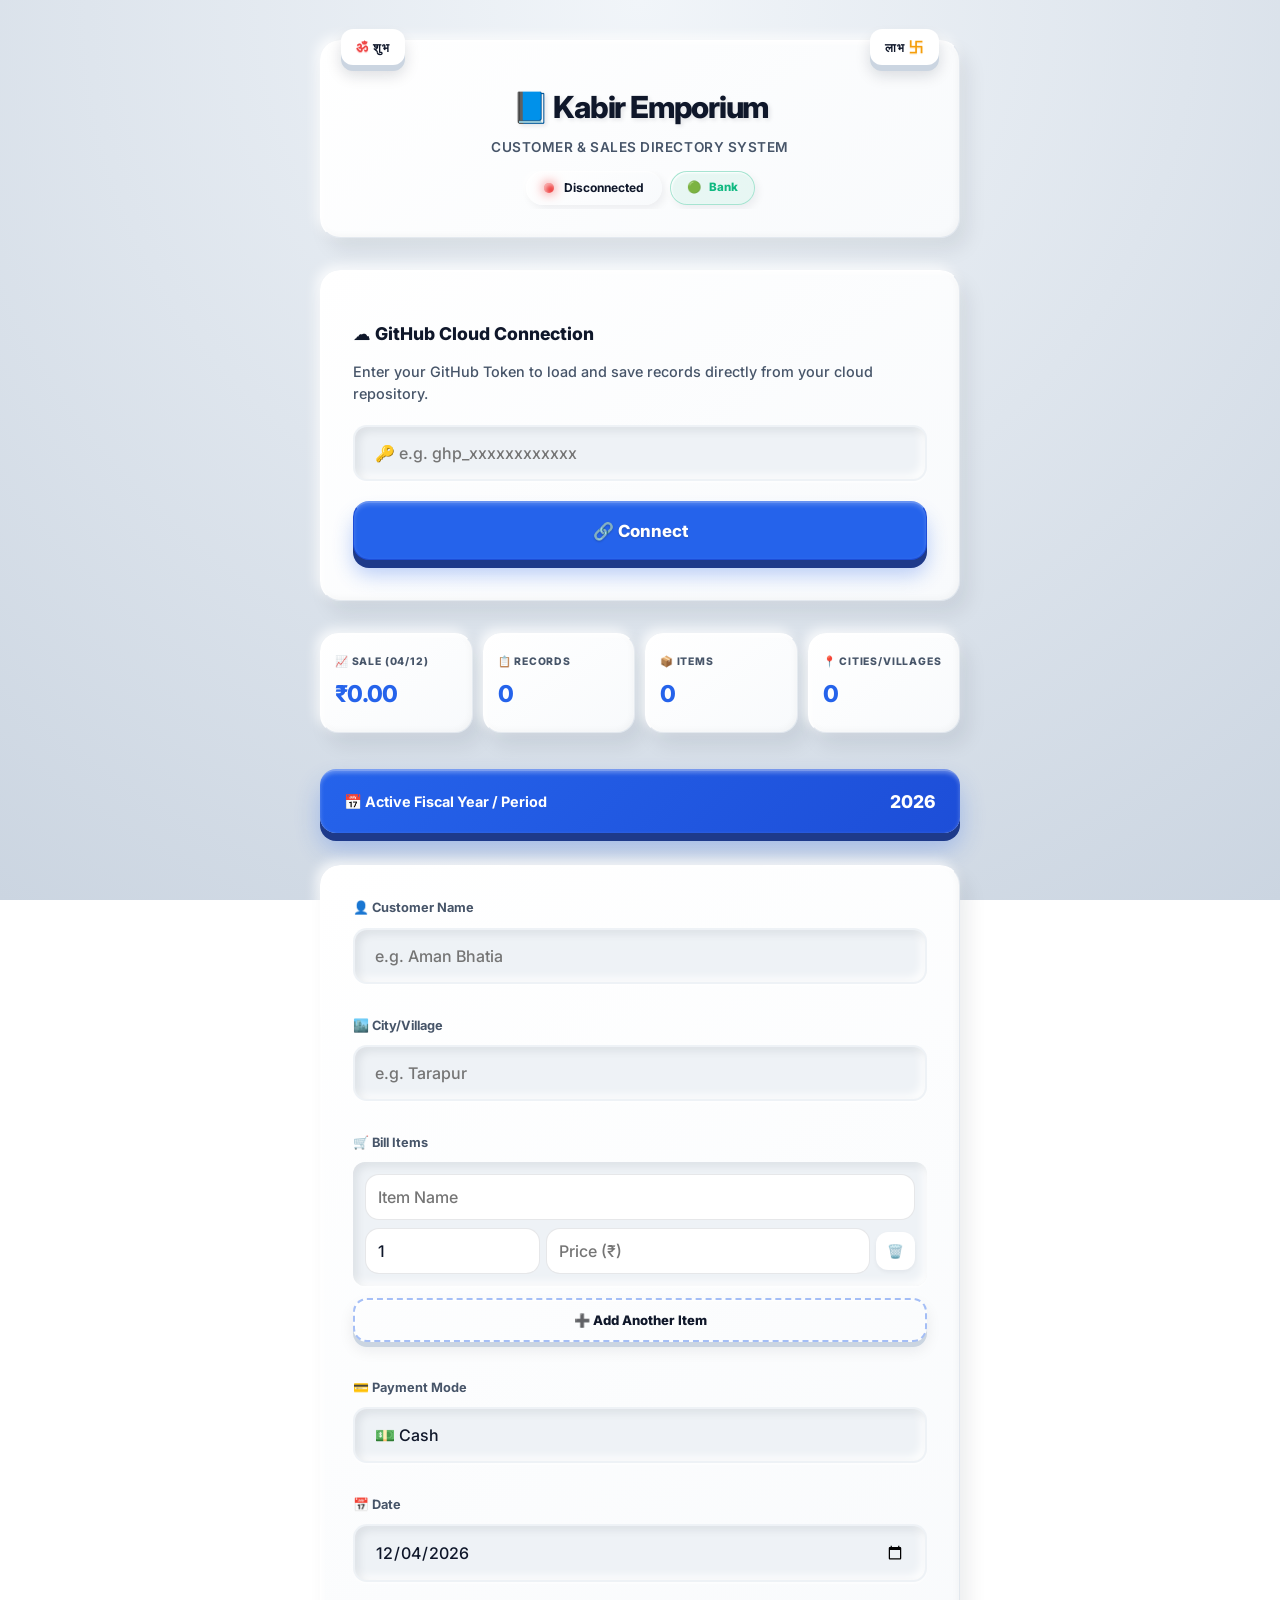
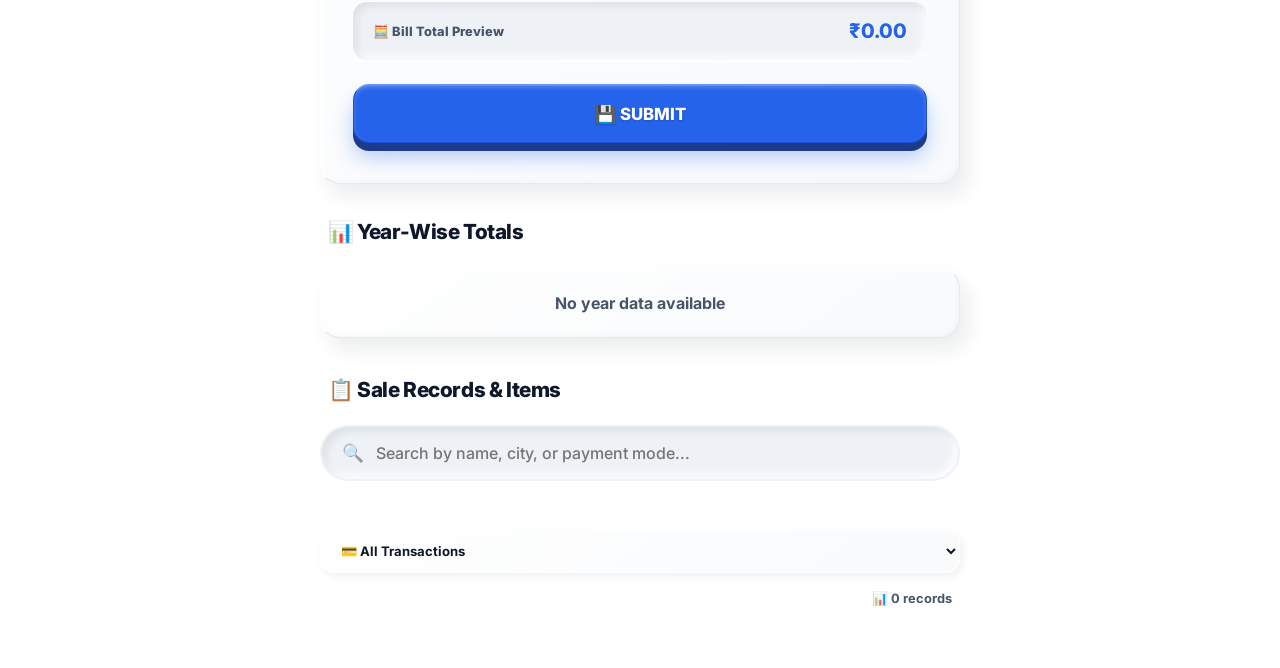
<file: index.html>
<!DOCTYPE html>
<html lang="en">
<head>
  <meta charset="UTF-8">
  <meta name="viewport" content="width=device-width, initial-scale=1.0">
  <meta name="description" content="Customer directory for Kabir Emporium">
  <title>Kabir Emporium Directory</title>
  <link rel="icon" href="data:image/svg+xml,<svg xmlns='http://www.w3.org/2000/svg' viewBox='0 0 100 100'><text y='.9em' font-size='90'>📘</text></svg>">
  <link rel="preconnect" href="https://fonts.googleapis.com">
  <link rel="preconnect" href="https://fonts.gstatic.com" crossorigin>
  <link href="https://fonts.googleapis.com/css2?family=Inter:wght@400;500;600;700;800&display=swap" rel="stylesheet">
  <style>
    :root {
      --bg-grad: radial-gradient(circle at 50% 0%, #f1f5f9 0%, #cbd5e1 100%);
      --surface-3d: linear-gradient(145deg, #ffffff, #f8fafc);
      --surface-hover-3d: linear-gradient(145deg, #ffffff, #f1f5f9);
      --text-main: #0f172a;
      --text-muted: #475569;
      --border-highlight: rgba(255, 255, 255, 0.9);
      --border-shadow: rgba(203, 213, 225, 0.5);
      --accent: #2563eb;
      --accent-hover: #1d4ed8;
      --accent-depth: #1e3a8a;
      --danger: #ef4444;
      --danger-depth: #991b1b;
      --success: #10b981;
      --warning: #f59e0b;
      --radius: 20px;
      --focus-ring: rgba(37, 99, 235, 0.25);
      /* 3D Shadows */
      --shadow-3d: 8px 12px 20px rgba(15, 23, 42, 0.08), -4px -4px 12px rgba(255, 255, 255, 0.8), inset 2px 2px 4px rgba(255, 255, 255, 1), inset -2px -2px 6px rgba(15, 23, 42, 0.03);
      --shadow-3d-hover: 12px 18px 28px rgba(15, 23, 42, 0.12), -6px -6px 16px rgba(255, 255, 255, 0.9), inset 2px 2px 4px rgba(255, 255, 255, 1), inset -2px -2px 6px rgba(15, 23, 42, 0.04);
      --shadow-pressed: inset 4px 4px 8px rgba(15, 23, 42, 0.08), inset -4px -4px 8px rgba(255, 255, 255, 0.9), 0 2px 2px rgba(255, 255, 255, 0.6);
      --transition-smooth: all 0.3s cubic-bezier(0.16, 1, 0.3, 1);
      --transition-spring: all 0.5s cubic-bezier(0.34, 1.56, 0.64, 1);
    }

    html { scroll-behavior: smooth; }
    *, *::before, *::after { box-sizing: border-box; }

    body {
      margin: 0;
      font-family: 'Inter', system-ui, -apple-system, BlinkMacSystemFont, sans-serif;
      background: var(--bg-grad);
      background-attachment: fixed;
      color: var(--text-main);
      padding: 40px 16px;
      line-height: 1.5;
      -webkit-font-smoothing: antialiased;
    }

    input, button, textarea, select { font-family: inherit; }

    .container {
      max-width: 640px;
      margin: 0 auto;
      perspective: 1500px;
      animation: fadeIn 0.6s var(--transition-smooth);
    }

    @keyframes fadeIn {
      from { opacity: 0; transform: translateY(20px) scale(0.98); }
      to { opacity: 1; transform: translateY(0) scale(1); }
    }

    /* 3D Core Card Style */
    .card-3d {
      background: var(--surface-3d);
      border-radius: var(--radius);
      box-shadow: var(--shadow-3d);
      border-top: 1px solid var(--border-highlight);
      border-left: 1px solid var(--border-highlight);
      border-right: 1px solid var(--border-shadow);
      border-bottom: 1px solid var(--border-shadow);
      transition: var(--transition-spring);
      position: relative;
    }

    .card-3d:hover {
      box-shadow: var(--shadow-3d-hover);
      transform: translateY(-4px);
    }

    .form-card-static:hover {
      transform: none;
      box-shadow: var(--shadow-3d-hover);
    }

    /* Brand Header Card */
    .brand-header-card {
      padding: 36px 28px 28px;
      margin-bottom: 32px;
      display: flex;
      flex-direction: column;
      align-items: center;
      text-align: center;
      gap: 14px;
    }

    /* 3D Shubh Labh */
    .shubh-labh-left, .shubh-labh-right {
      position: absolute;
      top: -12px;
      font-size: 0.75rem;
      font-weight: 800;
      color: var(--text-main);
      letter-spacing: 0.08em;
      background: #ffffff;
      padding: 6px 14px;
      border-radius: 12px;
      box-shadow: 0 6px 0 #cbd5e1, 0 10px 15px rgba(15, 23, 42, 0.15), inset 0 2px 2px rgba(255, 255, 255, 1);
      border: 1px solid rgba(255, 255, 255, 0.8);
      animation: float3D 3s infinite ease-in-out alternate;
    }

    .om-symbol { color: var(--danger); font-size: 0.9rem; text-shadow: 0 1px 1px rgba(239, 68, 68, 0.4); }
    .swastik-symbol { color: var(--warning); font-size: 0.9rem; text-shadow: 0 1px 1px rgba(245, 158, 11, 0.4); }
    .shubh-labh-left { left: 20px; animation-delay: 0s; }
    .shubh-labh-right { right: 20px; animation-delay: 1.5s; }

    @keyframes float3D {
      0% { transform: translateY(0) rotateZ(-2deg); }
      100% { transform: translateY(-8px) rotateZ(2deg); }
    }

    .brand-info { display: flex; flex-direction: column; align-items: center; gap: 6px; margin-top: 8px; }

    .brand-title {
      font-size: 1.9rem;
      font-weight: 800;
      letter-spacing: -0.04em;
      color: var(--text-main);
      margin: 0;
      display: flex;
      align-items: center;
      justify-content: center;
      gap: 12px;
      text-shadow: 2px 2px 4px rgba(15, 23, 42, 0.1);
    }

    .brand-subtitle {
      font-size: 0.85rem;
      font-weight: 600;
      color: var(--text-muted);
      letter-spacing: 0.04em;
      text-transform: uppercase;
    }

    /* 3D Sync Pill */
    .sync-pill {
      display: inline-flex;
      align-items: center;
      gap: 10px;
      background: var(--surface-3d);
      padding: 8px 18px;
      border-radius: 99px;
      font-size: 0.75rem;
      font-weight: 700;
      color: var(--text-main);
      box-shadow: 3px 4px 8px rgba(15, 23, 42, 0.06), -2px -2px 6px rgba(255, 255, 255, 0.8), inset 1px 1px 2px rgba(255, 255, 255, 1);
      transition: var(--transition-smooth);
      cursor: pointer;
    }

    .sync-pill:hover {
      transform: scale(1.05);
      box-shadow: 5px 6px 12px rgba(15, 23, 42, 0.1), -3px -3px 8px rgba(255, 255, 255, 0.9);
    }

    @keyframes blink-sync { 0%, 100% { opacity: 1; } 50% { opacity: 0.3; } }
    @keyframes pulse-green {
      0% { box-shadow: 0 0 0 0 rgba(16, 185, 129, 0.7), inset 2px 2px 4px rgba(255, 255, 255, 0.6); }
      70% { box-shadow: 0 0 0 10px rgba(16, 185, 129, 0), inset 2px 2px 4px rgba(255, 255, 255, 0.6); }
      100% { box-shadow: 0 0 0 0 rgba(16, 185, 129, 0), inset 2px 2px 4px rgba(255, 255, 255, 0.6); }
    }

    .status-dot {
      width: 10px;
      height: 10px;
      border-radius: 50%;
      background: var(--text-muted);
      box-shadow: inset 1px 1px 2px rgba(255, 255, 255, 0.5), inset -1px -1px 2px rgba(0, 0, 0, 0.2);
      transition: var(--transition-smooth);
    }

    .status-dot.active {
      background: var(--success);
      box-shadow: 0 0 12px var(--success), inset 2px 2px 4px rgba(255, 255, 255, 0.6);
      animation: pulse-green 2s infinite cubic-bezier(0.66, 0, 0, 1);
    }

    .status-dot.error {
      background: var(--danger);
      box-shadow: 0 0 12px var(--danger), inset 2px 2px 4px rgba(255, 255, 255, 0.6);
    }

    .status-dot.syncing {
      background: var(--warning);
      box-shadow: 0 0 12px var(--warning), inset 2px 2px 4px rgba(255, 255, 255, 0.6);
      animation: blink-sync 1.2s infinite ease-in-out;
    }

    /* Bank Holiday Pill */
    .bank-status-pill {
      display: inline-flex;
      align-items: center;
      gap: 8px;
      background: var(--surface-3d);
      padding: 7px 16px;
      border-radius: 99px;
      font-size: 0.72rem;
      font-weight: 800;
      color: var(--text-muted);
      box-shadow: 3px 4px 8px rgba(15, 23, 42, 0.06), -2px -2px 6px rgba(255, 255, 255, 0.8), inset 1px 1px 2px rgba(255, 255, 255, 1);
      border: 1px solid var(--border-highlight);
      transition: var(--transition-smooth);
    }

    .bank-status-pill.closed {
      color: var(--danger);
      background: rgba(239, 68, 68, 0.08);
      border-color: rgba(239, 68, 68, 0.3);
    }

    .bank-status-pill.open {
      color: var(--success);
      background: rgba(16, 185, 129, 0.08);
      border-color: rgba(16, 185, 129, 0.3);
    }

    .card { padding: 32px; margin-bottom: 32px; }

    /* Chunky 3D Year Banner */
    .year-banner {
      background: linear-gradient(135deg, var(--accent), var(--accent-hover));
      color: #ffffff;
      padding: 18px 24px;
      border-radius: 16px;
      font-size: 0.9rem;
      font-weight: 700;
      display: flex;
      justify-content: space-between;
      align-items: center;
      margin-bottom: 32px;
      border-top: 2px solid rgba(255, 255, 255, 0.4);
      box-shadow: 0 8px 0 var(--accent-depth), 0 15px 25px rgba(37, 99, 235, 0.3), inset 0 2px 4px rgba(255, 255, 255, 0.3);
      transition: var(--transition-spring);
    }

    .year-banner:hover {
      transform: translateY(-4px);
      box-shadow: 0 12px 0 var(--accent-depth), 0 20px 30px rgba(37, 99, 235, 0.4), inset 0 2px 4px rgba(255, 255, 255, 0.4);
    }

    /* Dashboard 3D Grid */
    .dashboard { display: grid; grid-template-columns: repeat(4, 1fr); gap: 10px; margin-bottom: 36px; }
    .stat-item { display: flex; flex-direction: column; gap: 8px; padding: 20px 14px; border-radius: 18px; }
    .stat-label { font-size: 0.65rem; font-weight: 800; color: var(--text-muted); text-transform: uppercase; letter-spacing: 0.08em; }
    .stat-value { font-size: 1.45rem; font-weight: 800; letter-spacing: -0.03em; color: var(--accent); text-shadow: 1px 1px 0 rgba(255, 255, 255, 1); }

    @media (max-width: 480px) {
      .dashboard { grid-template-columns: 1fr 1fr; gap: 10px; }
    }

    /* Year-Wise Breakdown Grid */
    .year-grid { display: grid; grid-template-columns: repeat(auto-fill, minmax(180px, 1fr)); gap: 10px; margin-bottom: 36px; }
    .year-card { padding: 22px; display: flex; flex-direction: column; gap: 8px; }
    .year-card-title { font-size: 0.85rem; font-weight: 800; color: var(--text-muted); display: flex; justify-content: space-between; align-items: center; }
    .year-card-total { font-size: 1.35rem; font-weight: 800; letter-spacing: -0.02em; color: var(--text-main); }

    /* 3D Forms & Inputs */
    .form-group { margin-bottom: 20px; }
    .form-group label {
      display: block;
      font-size: 0.8rem;
      font-weight: 700;
      color: var(--text-muted);
      margin-bottom: 10px;
      text-shadow: 1px 1px 0 rgba(255, 255, 255, 0.8);
    }

    .form-control {
      width: 100%;
      padding: 16px 20px;
      background: #eef2f6;
      border: 2px solid transparent;
      border-radius: 14px;
      font-size: 1rem;
      font-weight: 500;
      color: var(--text-main);
      box-shadow: var(--shadow-pressed);
      transition: var(--transition-smooth);
      outline: none;
      appearance: none;
    }

    .form-control:focus {
      background: #ffffff;
      border-color: var(--accent);
      box-shadow: inset 2px 2px 4px rgba(15, 23, 42, 0.04), 0 0 0 4px var(--focus-ring);
    }

    /* Live Total Preview Box */
    .live-total-box {
      background: #eef2f6;
      padding: 14px 20px;
      border-radius: 14px;
      display: flex;
      justify-content: space-between;
      align-items: center;
      margin-bottom: 16px;
      box-shadow: var(--shadow-pressed);
      font-weight: 800;
    }

    .live-total-box span:first-child { font-size: 0.8rem; color: var(--text-muted); }
    .live-total-box span:last-child { font-size: 1.25rem; color: var(--accent); text-shadow: 1px 1px 0 rgba(255, 255, 255, 1); }

    /* Chunky 3D Buttons */
    .btn {
      display: inline-block;
      width: 100%;
      padding: 18px;
      border-radius: 16px;
      font-size: 1.05rem;
      font-weight: 800;
      cursor: pointer;
      text-align: center;
      transition: transform 0.1s cubic-bezier(0.4, 0, 0.2, 1), box-shadow 0.1s cubic-bezier(0.4, 0, 0.2, 1);
      outline: none;
      touch-action: manipulation;
      user-select: none;
      -webkit-tap-highlight-color: transparent;
    }

    .btn-primary {
      background: var(--accent);
      color: #ffffff;
      border: 1px solid var(--accent-hover);
      border-top: 2px solid rgba(255, 255, 255, 0.3);
      box-shadow: 0 8px 0 var(--accent-depth), 0 15px 20px rgba(37, 99, 235, 0.3), inset 0 2px 4px rgba(255, 255, 255, 0.2);
      text-shadow: 0 1px 2px rgba(0, 0, 0, 0.2);
      margin-bottom: 8px;
    }

    .btn-primary:hover {
      transform: translateY(-2px);
      box-shadow: 0 10px 0 var(--accent-depth), 0 20px 25px rgba(37, 99, 235, 0.4), inset 0 2px 4px rgba(255, 255, 255, 0.3);
    }

    .btn-primary:active {
      transform: translateY(8px);
      box-shadow: 0 0px 0 var(--accent-depth), 0 2px 5px rgba(37, 99, 235, 0.4), inset 0 4px 6px rgba(0, 0, 0, 0.2);
      border-top: 1px solid transparent;
    }

    .btn-primary:disabled {
      opacity: 0.6;
      cursor: not-allowed;
      transform: translateY(8px);
      box-shadow: 0 0px 0 var(--accent-depth);
    }

    .btn-secondary-3d {
      flex: 1;
      min-width: 130px;
      background: var(--surface-3d);
      color: var(--text-main);
      border: 1px solid var(--border-highlight);
      padding: 12px 16px;
      border-radius: 14px;
      font-size: 0.82rem;
      font-weight: 800;
      cursor: pointer;
      display: inline-flex;
      align-items: center;
      justify-content: center;
      gap: 8px;
      box-shadow: 0 5px 0 #cbd5e1, 0 8px 15px rgba(15, 23, 42, 0.08), inset 1px 1px 2px rgba(255, 255, 255, 1);
      transition: var(--transition-spring);
      margin-bottom: 4px;
    }

    .btn-secondary-3d:hover { transform: translateY(-2px); color: var(--accent); }
    .btn-secondary-3d:active { transform: translateY(5px); box-shadow: 0 0 0 #cbd5e1, 0 2px 4px rgba(15, 23, 42, 0.1); }

    .filter-controls { display: flex; gap: 10px; margin-bottom: 16px; flex-wrap: wrap; width: 100%; }

    .filter-select {
      flex: 1;
      min-width: 220px;
      width: 100%;
      max-width: 100%;
      padding: 12px 16px;
      border-radius: 14px;
      background: var(--surface-3d);
      border: 1px solid var(--border-highlight);
      font-size: 0.82rem;
      font-weight: 700;
      color: var(--text-main);
      box-shadow: 3px 4px 8px rgba(15, 23, 42, 0.06), -2px -2px 6px rgba(255, 255, 255, 0.8), inset 1px 1px 2px rgba(255, 255, 255, 1);
      cursor: pointer;
      outline: none;
      box-sizing: border-box;
      text-overflow: ellipsis;
    }

    .records-section-header { display: flex; justify-content: space-between; align-items: center; margin-bottom: 20px; padding: 0 8px; }
    .records-title { font-size: 1.3rem; font-weight: 800; letter-spacing: -0.02em; text-shadow: 1px 1px 0 rgba(255, 255, 255, 0.8); }

    /* Search & Autocomplete */
    .search-wrapper { position: relative; margin-bottom: 12px; }
    .search-wrapper input { padding-left: 54px; border-radius: 99px; background: #eef2f6; }
    .search-icon { position: absolute; left: 22px; top: 50%; transform: translateY(-50%); opacity: 0.6; font-size: 1.1rem; transition: var(--transition-smooth); }
    .search-wrapper input:focus ~ .search-icon { opacity: 1; color: var(--accent); transform: translateY(-50%) scale(1.1); }

    .suggestions-dropdown {
      position: absolute;
      top: calc(100% + 12px);
      left: 0;
      right: 0;
      background: var(--surface-3d);
      border-radius: 16px;
      box-shadow: var(--shadow-3d-hover);
      border: 1px solid var(--border-highlight);
      z-index: 100;
      max-height: 220px;
      overflow-y: auto;
      display: none;
      padding: 8px;
    }

    .suggestions-dropdown.active { display: block; animation: fadeIn 0.2s var(--transition-smooth); }

    .suggestion-item {
      padding: 14px 20px;
      font-size: 0.9rem;
      font-weight: 600;
      cursor: pointer;
      display: flex;
      justify-content: space-between;
      align-items: center;
      border-radius: 10px;
      transition: var(--transition-smooth);
    }

    .suggestion-item:hover { background: var(--bg-grad); color: var(--accent); transform: scale(0.98); }

    /* Hovering Cities Bar */
    .hovering-cities-container { display: flex; gap: 10px; overflow-x: auto; padding: 8px 4px 16px 4px; margin-bottom: 12px; scrollbar-width: none; }
    .hovering-cities-container::-webkit-scrollbar { display: none; }

    .city-hover-pill {
      display: inline-flex;
      align-items: center;
      gap: 8px;
      background: var(--surface-3d);
      border: 1px solid var(--border-highlight);
      padding: 8px 18px;
      border-radius: 99px;
      font-size: 0.8rem;
      font-weight: 700;
      color: var(--text-muted);
      cursor: pointer;
      white-space: nowrap;
      box-shadow: 4px 6px 10px rgba(15, 23, 42, 0.06), -2px -2px 6px rgba(255, 255, 255, 0.8), inset 1px 1px 2px rgba(255, 255, 255, 1);
      transition: var(--transition-spring);
    }

    .city-hover-pill:hover, .city-hover-pill.active {
      background: var(--accent);
      color: #ffffff;
      border-color: var(--accent-hover);
      box-shadow: 0 6px 0 var(--accent-depth), 0 10px 15px rgba(37, 99, 235, 0.3), inset 0 2px 2px rgba(255, 255, 255, 0.3);
      transform: translateY(-4px);
    }

    .showing-text { text-align: right; font-size: 0.8rem; font-weight: 700; color: var(--text-muted); margin-top: 0; margin-bottom: 20px; padding-right: 8px; text-shadow: 1px 1px 0 rgba(255, 255, 255, 0.8); }

    /* Record Cards */
    .record-card {
      padding: 22px;
      margin-bottom: 16px;
      overflow: hidden;
      border: 1px solid rgba(148, 163, 184, 0.28);
      background: linear-gradient(155deg, #ffffff 0%, #f8fafc 72%, #f1f5f9 100%);
      box-shadow: 0 7px 18px rgba(15, 23, 42, 0.07), 0 2px 5px rgba(15, 23, 42, 0.035), inset 0 1px 0 #fff;
    }

    .record-card::before {
      content: "";
      position: absolute;
      left: 0;
      top: 0;
      bottom: 0;
      width: 4px;
      background: linear-gradient(180deg, #60a5fa, var(--accent));
      opacity: .9;
    }

    .record-header {
      display: grid;
      grid-template-columns: auto minmax(0, 1fr) auto;
      align-items: start;
      gap: 9px;
      margin-bottom: 15px;
      padding-bottom: 12px;
      border-bottom: 1px solid rgba(148, 163, 184, .2);
    }

    .record-date { grid-column: 1; grid-row: 1; justify-self: start; padding-top: 8px; color: var(--text-muted); font-size: .76rem; font-weight: 700; white-space: nowrap; }
    .record-header-meta { grid-column: 2; grid-row: 1; display: flex; justify-content: center; align-items: center; flex-wrap: wrap; gap: 7px; min-width: 0; }
    .record-city { max-width: 100%; overflow: hidden; text-overflow: ellipsis; white-space: nowrap; cursor: pointer; }
    .record-header .record-payment { white-space: nowrap; }
    .record-header .record-actions { grid-column: 3; grid-row: 1; justify-self: end; }
    .record-name { font-weight: 800; font-size: 1.08rem; line-height: 1.3; letter-spacing: -0.025em; color: var(--text-main); overflow-wrap: anywhere; }

    .record-payment {
      display: inline-flex;
      align-items: center;
      max-width: 100%;
      padding: 4px 9px;
      border-radius: 8px;
      background: rgba(37, 99, 235, .07);
      color: #1d4ed8;
      font-size: .72rem;
      font-weight: 750;
      overflow-wrap: anywhere;
    }

    .badge {
      display: inline-flex;
      align-items: center;
      background: rgba(37, 99, 235, .065);
      color: #1e40af;
      padding: 6px 11px;
      border-radius: 9px;
      font-size: .73rem;
      font-weight: 750;
      border: 1px solid rgba(37, 99, 235, .12);
      box-shadow: none;
      transition: var(--transition-smooth);
    }

    .badge:hover { background: rgba(37, 99, 235, .12); transform: translateY(-1px); }

    .record-items-panel {
      background: rgba(241, 245, 249, .72);
      padding: 13px 14px;
      border-radius: 13px;
      margin-top: 14px;
      border: 1px solid rgba(148, 163, 184, .2);
    }

    .record-items-title { font-size: .68rem; font-weight: 800; color: #64748b; margin-bottom: 7px; text-transform: uppercase; letter-spacing: .09em; }

    .record-item-line {
      display: flex;
      justify-content: space-between;
      align-items: center;
      gap: 12px;
      padding: 8px 0;
      font-size: .82rem;
      border-bottom: 1px solid rgba(148, 163, 184, .18);
    }

    .record-item-line:last-child { border-bottom: 0; padding-bottom: 1px; }
    .record-item-name { min-width: 0; font-weight: 650; color: var(--text-main); overflow-wrap: anywhere; }
    .record-item-qty { color: var(--text-muted); font-size: .73rem; font-weight: 550; }
    .record-item-price { flex-shrink: 0; font-weight: 750; color: var(--text-main); font-variant-numeric: tabular-nums; }

    .record-details {
      display: flex;
      justify-content: space-between;
      align-items: center;
      gap: 12px;
      margin-top: 14px;
      padding: 13px 2px 0;
      border-top: 1px solid rgba(148, 163, 184, .25);
    }

    .record-calc { font-size: .78rem; font-weight: 700; color: var(--text-muted); }
    .record-total { font-weight: 850; font-size: 1.35rem; letter-spacing: -0.035em; color: var(--accent); font-variant-numeric: tabular-nums; }
    .record-actions { display: flex; gap: 7px; flex-shrink: 0; }

    .record-actions .btn-icon {
      width: 38px;
      height: 38px;
      padding: 8px;
      border-radius: 11px;
      box-shadow: 0 2px 5px rgba(15, 23, 42, .06), inset 0 1px 0 #fff;
      border: 1px solid rgba(148, 163, 184, .22);
      margin-bottom: 0;
    }

    .record-actions .btn-icon.edit { color: var(--accent); }
    .record-actions .btn-icon:not(.edit) { color: #64748b; }
    .record-actions .btn-icon:not(.edit):hover { color: var(--danger); }

    @media (max-width: 520px) {
      .record-card { padding: 17px 15px 16px 18px; }
      .record-header { grid-template-columns: auto minmax(0, 1fr) auto; gap: 7px; }
      .record-date { padding-top: 7px; font-size: .69rem; }
      .record-header-meta { gap: 5px; justify-content: center; }
      .record-city, .record-payment { font-size: .67rem; }
      .record-actions { gap: 5px; }
      .record-name { font-size: 1rem; }
      .record-actions .btn-icon { width: 34px; height: 34px; }
      .record-total { font-size: 1.2rem; }
      .record-item-line { font-size: .78rem; }
    }

    .btn-icon {
      background: var(--surface-3d);
      border: 1px solid var(--border-highlight);
      color: var(--text-muted);
      cursor: pointer;
      padding: 10px;
      border-radius: 12px;
      box-shadow: 0 4px 0 #cbd5e1, 0 6px 10px rgba(15, 23, 42, 0.08), inset 1px 1px 2px rgba(255, 255, 255, 1);
      transition: var(--transition-spring);
      margin-bottom: 4px;
      display: inline-flex;
      align-items: center;
      justify-content: center;
    }

    .btn-icon:hover {
      color: var(--danger);
      transform: translateY(-2px);
      box-shadow: 0 6px 0 #cbd5e1, 0 10px 15px rgba(15, 23, 42, 0.1), inset 1px 1px 2px rgba(255, 255, 255, 1);
    }

    .btn-icon.edit:hover { color: var(--accent); }
    .settings-panel p { font-size: 0.9rem; font-weight: 500; color: var(--text-muted); margin-bottom: 20px; }

    /* Toast Notifications */
    #toast-container { position: fixed; bottom: 32px; left: 50%; transform: translateX(-50%); display: flex; flex-direction: column; gap: 12px; z-index: 9999; pointer-events: none; }

    .toast {
      background: var(--text-main);
      color: #ffffff;
      padding: 16px 32px;
      border-radius: 99px;
      font-size: 0.9rem;
      font-weight: 700;
      box-shadow: 0 10px 25px rgba(15, 23, 42, 0.3), inset 0 2px 4px rgba(255, 255, 255, 0.2);
      animation: toastEnter 0.4s cubic-bezier(0.34, 1.56, 0.64, 1);
      border-top: 1px solid rgba(255, 255, 255, 0.2);
      white-space: nowrap;
    }

    @keyframes toastEnter {
      from { opacity: 0; transform: translateY(40px) scale(0.9); }
      to { opacity: 1; transform: translateY(0) scale(1); }
    }

    /* Custom Confirm Modal */
    .modal-overlay {
      position: fixed;
      inset: 0;
      background: rgba(15, 23, 42, 0.5);
      backdrop-filter: blur(10px);
      display: none;
      place-items: center;
      z-index: 1000;
      opacity: 0;
      transition: opacity 0.4s var(--transition-smooth);
    }

    .modal-overlay.active { display: grid; opacity: 1; }

    .modal-content {
      background: var(--surface-3d);
      padding: 36px 32px;
      border-radius: 24px;
      width: 90%;
      max-width: 360px;
      text-align: center;
      box-shadow: 0 30px 60px rgba(15, 23, 42, 0.3), inset 2px 2px 4px rgba(255, 255, 255, 1);
      border: 1px solid var(--border-highlight);
      transform: scale(0.9) translateY(20px);
      transition: var(--transition-spring);
    }

    .modal-overlay.active .modal-content { transform: scale(1) translateY(0); }
    .modal-title { font-weight: 800; font-size: 1.3rem; margin-bottom: 12px; color: var(--text-main); }
    .modal-text { font-size: 0.9rem; font-weight: 500; color: var(--text-muted); margin-bottom: 32px; }
    .modal-actions { display: flex; gap: 12px; }
    .modal-btn { flex: 1; padding: 16px; border-radius: 14px; font-weight: 800; cursor: pointer; font-size: 0.95rem; transition: var(--transition-spring); margin-bottom: 6px; }

    .modal-btn-cancel {
      background: var(--surface-3d);
      color: var(--text-main);
      border: 1px solid var(--border-highlight);
      box-shadow: 0 6px 0 #cbd5e1, 0 8px 15px rgba(15, 23, 42, 0.1), inset 1px 1px 2px rgba(255, 255, 255, 1);
    }

    .modal-btn-danger {
      background: var(--danger);
      color: white;
      border: 1px solid var(--danger-depth);
      border-top: 1px solid rgba(255, 255, 255, 0.3);
      box-shadow: 0 6px 0 var(--danger-depth), 0 10px 15px rgba(239, 68, 68, 0.3), inset 0 2px 2px rgba(255, 255, 255, 0.3);
    }
  </style>
</head>
<body>
  <div class="container">
    <!-- Brand Header Card -->
    <div class="card-3d brand-header-card">
      <span class="shubh-labh-left"><span class="om-symbol">ॐ</span> शुभ</span>
      <span class="shubh-labh-right">लाभ <span class="swastik-symbol">卐</span></span>
      <div class="brand-info">
        <h1 class="brand-title">📘 Kabir Emporium</h1>
        <span class="brand-subtitle">Customer & Sales Directory System</span>
      </div>
      <!-- Pill Container for forced same-line layout -->
      <div style="display: flex; gap: 8px; justify-content: center; align-items: center; flex-wrap: nowrap; width: 100%; overflow-x: auto; padding-bottom: 4px;">
        <div class="sync-pill" onclick="toggleSettingsPanel()" title="Click to configure GitHub Token" style="white-space: nowrap;">
          <div id="status-dot" class="status-dot"></div>
          <span id="status-text">Connecting...</span>
        </div>
        <div id="bank-holiday-pill" class="bank-status-pill" style="white-space: nowrap;">
          <span id="bank-status-icon">🏦</span>
          <span id="bank-status-text">Checking Bank Status...</span>
        </div>
      </div>
    </div>

    <!-- GitHub Settings Panel -->
    <div id="settings-panel" class="card-3d card settings-panel form-card-static" style="display: none;">
      <h3 style="margin-bottom: 12px; font-size: 1.1rem; font-weight: 800;">☁️ GitHub Cloud Connection</h3>
      <p>Enter your GitHub Token to load and save records directly from your cloud repository.</p>
      <div class="form-group" style="margin-bottom: 20px;">
        <input type="password" id="gh-token" class="form-control" placeholder="🔑 e.g. ghp_xxxxxxxxxxxx">
      </div>
      <button type="button" class="btn btn-primary" onclick="saveToken()">🔗 Connect</button>
    </div>

    <!-- Dashboard -->
    <div class="dashboard">
      <div class="card-3d stat-item">
        <span class="stat-label" id="stat-day-label">📈 Day Sale</span>
        <span class="stat-value" id="stat-day-sale">₹0.00</span>
      </div>
      <div class="card-3d stat-item">
        <span class="stat-label">📋 Records</span>
        <span class="stat-value" id="stat-records">0</span>
      </div>
      <div class="card-3d stat-item">
        <span class="stat-label">📦 Items</span>
        <span class="stat-value" id="stat-items">0</span>
      </div>
      <div class="card-3d stat-item">
        <span class="stat-label">📍 Cities/Villages</span>
        <span class="stat-value" id="stat-cities">0</span>
      </div>
    </div>

    <!-- Current Year Banner -->
    <div class="year-banner">
      <span>📅 Active Fiscal Year / Period</span>
      <span style="font-size: 1.1rem; font-weight: 800;" id="banner-year">2026</span>
    </div>

    <!-- Add / Edit Record Form -->
    <div class="card-3d card form-card-static">
      <form id="record-form">
        <input type="hidden" id="edit-record-id" value="">
        <div style="display: grid; grid-template-columns: 1fr 1fr; gap: 12px;">
          <div class="form-group" style="grid-column: span 2;">
            <label for="cust-name">👤 Customer Name</label>
            <input type="text" id="cust-name" class="form-control" required placeholder="e.g. Aman Bhatia" autocomplete="off" oninput="autoFillCustomerCity()">
          </div>
          <div class="form-group" style="grid-column: span 2;">
            <label for="cust-city">🏙️ City/Village</label>
            <input type="text" id="cust-city" class="form-control" required placeholder="e.g. Tarapur">
          </div>
          <!-- Multiple Items Container -->
          <div class="form-group" style="grid-column: span 2;">
            <label>🛒 Bill Items</label>
            <div id="bill-items-wrapper" style="display:flex; flex-direction:column; gap:10px; margin-bottom:12px;">
              <!-- Dynamic rows injected here -->
            </div>
            <button type="button" class="btn-secondary-3d" style="width: 100%; border: 2px dashed rgba(37,99,235,0.4); background: transparent;" onclick="addBillItemRow()">➕ Add Another Item</button>
          </div>
          <div class="form-group" style="grid-column: span 2;">
            <label for="payment-mode">💳 Payment Mode</label>
            <select id="payment-mode" class="form-control" onchange="toggleCreditFields()">
              <option value="Cash">💵 Cash</option>
              <option value="UPI">📱 UPI</option>
              <option value="Credit">📒 Credit (Udhar)</option>
            </select>
          </div>
          <!-- Credit Specific Fields (Hidden by default) -->
          <div id="credit-container" style="grid-column: span 2; display: none; background: #eef2f6; padding: 16px; border-radius: 14px; margin-bottom: 12px; box-shadow: var(--shadow-pressed);">
            <div class="form-group" style="margin-bottom: 12px;">
              <label for="credit-deposit">💰 Customer Deposit Amount (₹)</label>
              <input type="number" id="credit-deposit" class="form-control" step="0.01" min="0" value="0" placeholder="e.g. 200.00" oninput="updateLiveTotal()">
            </div>
            <div style="font-size: 0.85rem; font-weight: 700; color: var(--text-muted); display: flex; justify-content: space-between;">
              <span>📌 Remaining Credit Balance:</span>
              <span id="remaining-credit-balance" style="color: var(--danger);">₹0.00</span>
            </div>
          </div>
          <div class="form-group" style="grid-column: span 2;">
            <label for="cust-date">📅 Date</label>
            <input type="date" id="cust-date" class="form-control" required onchange="updateDashboard()">
          </div>
        </div>
        <div class="live-total-box">
          <span>🧮 Bill Total Preview</span>
          <span id="live-bill-total">₹0.00</span>
        </div>
        <button type="submit" class="btn-primary btn" id="save-btn" style="margin-top: 8px;">💾 SUBMIT</button>
        <button type="button" class="btn-secondary-3d" id="cancel-edit-btn" style="display: none; width: 100%; margin-top: 10px;" onclick="cancelEditMode()">❌ Cancel Editing</button>
      </form>
    </div>

    <!-- Year-Wise Summary Section -->
    <div class="records-section-header">
      <div class="records-title">📊 Year-Wise Totals</div>
    </div>
    <div id="year-summary-container" class="year-grid"></div>

    <!-- Records Section Header -->
    <div class="records-section-header">
      <div class="records-title">📋 Sale Records & Items</div>
    </div>

    <!-- Search Bar -->
    <div class="search-wrapper">
      <span class="search-icon">🔍</span>
      <input type="text" id="search-bar" class="form-control" placeholder="Search by name, city, or payment mode..." oninput="handleSearchInput()" autocomplete="off">
      <div id="search-suggestions" class="suggestions-dropdown"></div>
    </div>

    <!-- Hovering Cities Bar -->
    <div id="hovering-cities" class="hovering-cities-container"></div>

    <!-- Payment Filter Controls -->
    <div class="filter-controls">
      <select id="filter-payment" class="filter-select" onchange="renderRecords()">
        <option value="all">💳 All Transactions</option>
        <option value="Cash">💵 Cash Only</option>
        <option value="UPI">📱 UPI Only</option>
        <option value="Credit">📒 Credit Only</option>
        <option value="PendingCredit">📌 Pending Credit Balances</option>
      </select>
    </div>

    <div class="showing-text" id="showing-count">📊 0 records</div>
    <div id="records-container"></div>
  </div>

  <!-- Toast Notifications -->
  <div id="toast-container"></div>

  <!-- Confirm Modal -->
  <div class="modal-overlay" id="confirm-modal">
    <div class="modal-content">
      <div class="modal-title">⚠️ Delete Record?</div>
      <div class="modal-text">This will immediately update and sync to GitHub.</div>
      <div class="modal-actions">
        <button type="button" class="modal-btn modal-btn-cancel" onclick="closeModal()">❌ Cancel</button>
        <button type="button" class="modal-btn modal-btn-danger" id="confirm-delete-btn">🗑️ Delete & Sync</button>
      </div>
    </div>
  </div>

  <script>
    const GITHUB_OWNER = 'playtv02';
    const GITHUB_REPO = 'Customer-directory';
    const FILE_PATH = 'data.json';
    let records = [];
    let fileSha = null;
    let deleteTargetId = null;

    // Helper to handle multiple items calculation robustly
    function getRecordTotals(r) {
      if (r.itemList && r.itemList.length > 0) {
        let bill = 0, qty = 0;
        r.itemList.forEach(i => {
          bill += (i.qty * i.price);
          qty += i.qty;
        });
        return { bill, qty };
      }
      return { bill: (r.items || 1) * (Number(r.price) || 0), qty: r.items || 1 };
    }

    function getLocalTodayDate() {
      const now = new Date();
      const offset = now.getTimezoneOffset() * 60000;
      return new Date(now.getTime() - offset).toISOString().split('T')[0];
    }

    document.addEventListener('DOMContentLoaded', () => {
      const todayStr = getLocalTodayDate();
      document.getElementById('cust-date').value = todayStr;
      document.getElementById('banner-year').textContent = new Date().getFullYear();
      addBillItemRow();
      checkBankHoliday();
      updateDashboard();
      checkTokenAndLoad();
      document.addEventListener('click', (e) => {
        if (!e.target.closest('.search-wrapper')) {
          document.getElementById('search-suggestions').classList.remove('active');
        }
      });
    });

    // Dynamic Bill Items Logic
    function addBillItemRow(desc = '', qty = 1, price = '') {
      const wrapper = document.getElementById('bill-items-wrapper');
      const row = document.createElement('div');
      row.className = 'bill-item-row';
      row.style.cssText = 'display: flex; flex-direction: column; gap: 8px; background: #eef2f6; padding: 12px; border-radius: 12px; box-shadow: var(--shadow-pressed);';
      row.innerHTML = `
        <div style="width: 100%;">
          <input type="text" class="form-control item-desc" placeholder="Item Name" value="${desc}" style="width: 100%; padding: 12px; box-shadow: none; border: 1px solid rgba(15,23,42,0.1); background: #fff;">
        </div>
        <div style="display: flex; gap: 6px; width: 100%; align-items: center;">
          <input type="number" class="form-control item-qty" placeholder="Qty" value="${qty}" min="1" required style="flex: 1; min-width: 60px; padding: 12px; box-shadow: none; border: 1px solid rgba(15,23,42,0.1); background: #fff;" oninput="updateLiveTotal()">
          <input type="number" class="form-control item-price" placeholder="Price (₹)" step="0.01" min="0" value="${price}" required style="flex: 2; min-width: 90px; padding: 12px; box-shadow: none; border: 1px solid rgba(15,23,42,0.1); background: #fff;" oninput="updateLiveTotal()">
          <button type="button" class="btn-icon" style="margin-bottom: 0; padding: 10px; background: #fff; box-shadow: 0 2px 4px rgba(15,23,42,0.05); flex-shrink: 0;" onclick="removeBillItemRow(this)" title="Remove">🗑️</button>
        </div>
      `;
      wrapper.appendChild(row);
      updateLiveTotal();
    }

    function removeBillItemRow(btn) {
      const wrapper = document.getElementById('bill-items-wrapper');
      if (wrapper.children.length > 1) {
        btn.closest('.bill-item-row').remove();
        updateLiveTotal();
      } else {
        showToast('⚠️ Bill must have at least one item');
      }
    }

    // Bank Holiday Checker
    function checkBankHoliday() {
      const now = new Date();
      const dayOfWeek = now.getDay();
      const dateOfMonth = now.getDate();
      const month = String(now.getMonth() + 1).padStart(2, '0');
      const day = String(dateOfMonth).padStart(2, '0');
      const mmdd = `${month}-${day}`;
      const fixedHolidays = { '01-26': true, '08-15': true, '10-02': true, '12-25': true };
      const pill = document.getElementById('bank-holiday-pill');
      const icon = document.getElementById('bank-status-icon');
      const text = document.getElementById('bank-status-text');
      let isClosed = false;
      if (fixedHolidays[mmdd]) {
        isClosed = true;
      } else if (dayOfWeek === 0) {
        isClosed = true;
      } else if (dayOfWeek === 6) {
        const weekOfMonth = Math.ceil(dateOfMonth / 7);
        if (weekOfMonth === 2 || weekOfMonth === 4) {
          isClosed = true;
        }
      }
      if (isClosed) {
        pill.className = 'bank-status-pill closed';
        icon.textContent = '🔴';
        text.textContent = 'Bank';
      } else {
        pill.className = 'bank-status-pill open';
        icon.textContent = '🟢';
        text.textContent = 'Bank';
      }
    }

    function toggleCreditFields() {
      const mode = document.getElementById('payment-mode').value;
      const creditContainer = document.getElementById('credit-container');
      if (mode === 'Credit') {
        creditContainer.style.display = 'block';
      } else {
        creditContainer.style.display = 'none';
        document.getElementById('credit-deposit').value = 0;
      }
      updateLiveTotal();
    }

    function updateLiveTotal() {
      let total = 0;
      document.querySelectorAll('.bill-item-row').forEach(row => {
        const qty = parseInt(row.querySelector('.item-qty').value) || 0;
        const price = parseFloat(row.querySelector('.item-price').value) || 0;
        total += (qty * price);
      });
      document.getElementById('live-bill-total').textContent = `₹${total.toLocaleString(undefined, { minimumFractionDigits: 2, maximumFractionDigits: 2 })}`;
      const mode = document.getElementById('payment-mode').value;
      if (mode === 'Credit') {
        const deposit = parseFloat(document.getElementById('credit-deposit').value) || 0;
        const remaining = Math.max(0, total - deposit);
        document.getElementById('remaining-credit-balance').textContent = `₹${remaining.toLocaleString(undefined, { minimumFractionDigits: 2, maximumFractionDigits: 2 })}`;
      }
    }

    function autoFillCustomerCity() {
      const typedName = document.getElementById('cust-name').value.trim().toLowerCase();
      if (!typedName) return;
      const match = records.find(r => r.name && r.name.toLowerCase() === typedName);
      if (match && match.city) {
        document.getElementById('cust-city').value = match.city;
      }
    }

    function showToast(message) {
      const container = document.getElementById('toast-container');
      const toast = document.createElement('div');
      toast.className = 'toast';
      toast.textContent = message;
      container.appendChild(toast);
      setTimeout(() => {
        toast.style.opacity = '0';
        toast.style.transform = 'translateY(40px) scale(0.9)';
        toast.style.transition = 'all 0.4s cubic-bezier(0.16, 1, 0.3, 1)';
        setTimeout(() => toast.remove(), 400);
      }, 3000);
    }

    function toggleSettingsPanel() {
      const panel = document.getElementById('settings-panel');
      panel.style.display = panel.style.display === 'none' ? 'block' : 'none';
    }

    function openModal(id) {
      deleteTargetId = id;
      document.getElementById('confirm-modal').classList.add('active');
    }

    function closeModal() {
      deleteTargetId = null;
      document.getElementById('confirm-modal').classList.remove('active');
    }

    document.getElementById('confirm-delete-btn').addEventListener('click', async () => {
      if (deleteTargetId) {
        const previousRecords = records.slice();
        records = records.filter(r => r.id !== deleteTargetId);
        closeModal();
        updateDashboard();
        renderRecords();
        renderHoveringCities();
        const saved = await pushDataToGitHub();
        if (!saved) {
          records = previousRecords;
          updateDashboard();
          renderRecords();
          renderHoveringCities();
          return;
        }
        showToast('✅ Record deleted from GitHub');
      }
    });

    function updateStatus(message, state) {
      document.getElementById('status-text').textContent = message;
      document.getElementById('status-dot').className = 'status-dot ' + state;
    }

    function checkTokenAndLoad() {
      const token = localStorage.getItem('ke_gh_token');
      if (!token) {
        document.getElementById('settings-panel').style.display = 'block';
        updateStatus('Disconnected', 'error');
      } else {
        document.getElementById('settings-panel').style.display = 'none';
        fetchDataFromGitHub();
      }
    }

    function saveToken() {
      const val = document.getElementById('gh-token').value.trim();
      if (val) {
        localStorage.setItem('ke_gh_token', val);
        checkTokenAndLoad();
        showToast('🔑 Token saved');
      } else {
        showToast('⚠️ Please enter a valid GitHub token');
      }
    }

    const encodeBase64 = str => btoa(unescape(encodeURIComponent(str)));
    const decodeBase64 = str => decodeURIComponent(escape(atob(str)));

    async function fetchDataFromGitHub() {
      updateStatus('Fetching', 'syncing');
      const token = localStorage.getItem('ke_gh_token');
      try {
        const response = await fetch(`https://api.github.com/repos/${GITHUB_OWNER}/${GITHUB_REPO}/contents/${FILE_PATH}`, {
          headers: { 'Authorization': `Bearer ${token}`, 'Accept': 'application/vnd.github+json' },
          cache: 'no-store'
        });
        if (response.ok) {
          const data = await response.json();
          fileSha = data.sha;
          records = JSON.parse(decodeBase64(data.content));
          updateDashboard();
          renderRecords();
          renderHoveringCities();
          updateStatus('Synced', 'active');
        } else if (response.status === 404) {
          records = [];
          updateDashboard();
          renderRecords();
          renderHoveringCities();
          updateStatus('Ready (New File)', 'active');
        } else {
          throw new Error('Auth Error');
        }
      } catch (e) {
        updateStatus('Cloud Error', 'error');
        document.getElementById('settings-panel').style.display = 'block';
        showToast('❌ Failed to fetch from GitHub repository');
      }
    }

    async function pushDataToGitHub() {
      const token = localStorage.getItem('ke_gh_token');
      const saveBtn = document.getElementById('save-btn');
      if (!token) {
        const settings = document.getElementById('settings-panel');
        settings.style.display = 'block';
        settings.scrollIntoView({ behavior: 'smooth', block: 'center' });
        showToast('⚠️ GitHub token missing. Add your token above.');
        return false;
      }
      updateStatus('Syncing to GitHub...', 'syncing');
      if (saveBtn) {
        saveBtn.disabled = true;
        saveBtn.textContent = '⏳ Saving...';
      }
      try {
        const apiUrl = `https://api.github.com/repos/${GITHUB_OWNER}/${GITHUB_REPO}/contents/${FILE_PATH}`;
        const checkRes = await fetch(apiUrl, {
          headers: { 'Authorization': `Bearer ${token}`, 'Accept': 'application/vnd.github+json', 'X-GitHub-Api-Version': '2022-11-28' },
          cache: 'no-store'
        });
        let latestSha = null;
        if (checkRes.ok) {
          latestSha = (await checkRes.json()).sha;
        } else if (checkRes.status !== 404) {
          const err = await checkRes.json().catch(() => ({}));
          throw new Error(err.message || `GitHub read error (${checkRes.status})`);
        }
        const body = {
          message: `Save customer records (${new Date().toLocaleString()})`,
          content: encodeBase64(JSON.stringify(records, null, 2))
        };
        if (latestSha) body.sha = latestSha;
        const response = await fetch(apiUrl, {
          method: 'PUT',
          headers: { 'Authorization': `Bearer ${token}`, 'Accept': 'application/vnd.github+json', 'X-GitHub-Api-Version': '2022-11-28', 'Content-Type': 'application/json' },
          body: JSON.stringify(body)
        });
        const result = await response.json().catch(() => ({}));
        if (!response.ok) throw new Error(result.message || `GitHub save error (${response.status})`);
        fileSha = result.content?.sha || latestSha;
        updateStatus('Synced', 'active');
        showToast('✅ Saved successfully to GitHub');
        return true;
      } catch (err) {
        updateStatus('Sync Failed', 'error');
        showToast('❌ Save failed: ' + (err.message || 'Check internet and GitHub token'));
        return false;
      } finally {
        if (saveBtn) {
          saveBtn.disabled = false;
          const isEditing = Boolean(document.getElementById('edit-record-id')?.value);
          saveBtn.textContent = isEditing ? '✏️ Update Record on GitHub' : '💾 Save directly to GitHub';
        }
      }
    }

    window.saveCustomerRecord = async function(event) {
      if (event) {
        event.preventDefault();
        event.stopPropagation();
      }
      const form = document.getElementById('record-form');
      if (!form) return;
      if (!form.checkValidity()) {
        form.reportValidity();
        showToast('⚠️ Please complete all required fields.');
        return;
      }
      const previousRecords = records.slice();
      const editId = document.getElementById('edit-record-id').value;
      const paymentMode = document.getElementById('payment-mode').value;
      const depositAmt = paymentMode === 'Credit' ? (parseFloat(document.getElementById('credit-deposit').value) || 0) : 0;
      const itemList = [];
      document.querySelectorAll('.bill-item-row').forEach(row => {
        itemList.push({
          desc: row.querySelector('.item-desc').value.trim(),
          qty: parseInt(row.querySelector('.item-qty').value) || 1,
          price: parseFloat(row.querySelector('.item-price').value) || 0
        });
      });
      const recordData = {
        id: editId || Date.now().toString(),
        name: document.getElementById('cust-name').value.trim(),
        city: document.getElementById('cust-city').value.trim(),
        itemList: itemList,
        payment: paymentMode,
        deposit: depositAmt,
        date: document.getElementById('cust-date').value || getLocalTodayDate()
      };
      if (editId) {
        records = records.map(r => r.id === editId ? recordData : r);
      } else {
        records = [recordData, ...records];
      }
      const saved = await pushDataToGitHub();
      if (!saved) {
        records = previousRecords;
        return;
      }
      cancelEditMode();
      updateDashboard();
      renderRecords();
      renderHoveringCities();
    };

    function startEditRecord(id) {
      const rec = records.find(r => r.id === id);
      if (!rec) return;
      document.getElementById('edit-record-id').value = rec.id;
      document.getElementById('cust-name').value = rec.name;
      document.getElementById('cust-city').value = rec.city;
      document.getElementById('payment-mode').value = rec.payment || 'Cash';
      document.getElementById('credit-deposit').value = rec.deposit || 0;
      document.getElementById('cust-date').value = rec.date;
      const wrapper = document.getElementById('bill-items-wrapper');
      wrapper.innerHTML = '';
      if (rec.itemList && rec.itemList.length > 0) {
        rec.itemList.forEach(item => addBillItemRow(item.desc, item.qty, item.price));
      } else {
        addBillItemRow('', rec.items || 1, rec.price || '');
      }
      toggleCreditFields();
      updateLiveTotal();
      const saveBtn = document.getElementById('save-btn');
      saveBtn.textContent = '✏️ Update Record on GitHub';
      document.getElementById('cancel-edit-btn').style.display = 'inline-flex';
      document.getElementById('record-form').scrollIntoView({ behavior: 'smooth', block: 'center' });
      showToast(`✏️ Editing ${rec.name}`);
    }

    function cancelEditMode() {
      const form = document.getElementById('record-form');
      form.reset();
      document.getElementById('edit-record-id').value = '';
      document.getElementById('bill-items-wrapper').innerHTML = '';
      addBillItemRow();
      document.getElementById('payment-mode').value = 'Cash';
      toggleCreditFields();
      document.getElementById('cust-date').value = getLocalTodayDate();
      updateLiveTotal();
      const saveBtn = document.getElementById('save-btn');
      saveBtn.textContent = '💾 Save directly to GitHub';
      document.getElementById('cancel-edit-btn').style.display = 'none';
      updateDashboard();
    }

    document.getElementById('record-form').addEventListener('submit', function(event) {
      event.preventDefault();
      window.saveCustomerRecord(event);
    });

    // Search & Autocomplete
    function handleSearchInput() {
      const query = document.getElementById('search-bar').value.trim().toLowerCase();
      renderRecords();
      renderHoveringCities();
      const dropdown = document.getElementById('search-suggestions');
      if (!query) {
        dropdown.classList.remove('active');
        dropdown.innerHTML = '';
        return;
      }
      const seen = new Set();
      const matchList = [];
      records.forEach(r => {
        if (r.name && r.name.toLowerCase().includes(query) && !seen.has('n:' + r.name.toLowerCase())) {
          seen.add('n:' + r.name.toLowerCase());
          matchList.push({ type: '👤 Customer', text: r.name });
        }
        if (r.city && r.city.toLowerCase().includes(query) && !seen.has('c:' + r.city.toLowerCase())) {
          seen.add('c:' + r.city.toLowerCase());
          matchList.push({ type: '🏙️ City', text: r.city });
        }
      });
      const topMatches = matchList.slice(0, 5);
      if (topMatches.length > 0) {
        dropdown.innerHTML = topMatches.map(m => `
          <div class="suggestion-item" onclick="selectSuggestion('${m.text.replace(/'/g, "\\'")}')">
            <span>${m.text}</span>
            <span style="font-size: 0.75rem; font-weight: 800; color: var(--text-muted);">${m.type}</span>
          </div>
        `).join('');
        dropdown.classList.add('active');
      } else {
        dropdown.classList.remove('active');
        dropdown.innerHTML = '';
      }
    }

    function selectSuggestion(val) {
      document.getElementById('search-bar').value = val;
      document.getElementById('search-suggestions').classList.remove('active');
      renderRecords();
      renderHoveringCities();
    }

    function renderHoveringCities() {
      const container = document.getElementById('hovering-cities');
      const currentQuery = document.getElementById('search-bar').value.trim().toLowerCase();
      const citiesMap = {};
      records.forEach(r => {
        if (r.city) {
          const cityName = r.city.trim();
          const key = cityName.toLowerCase();
          if (!citiesMap[key]) citiesMap[key] = { name: cityName, count: 0 };
          citiesMap[key].count++;
        }
      });
      const uniqueCities = Object.values(citiesMap);
      if (uniqueCities.length === 0) {
        container.innerHTML = '';
        return;
      }
      container.innerHTML = `
        <div class="city-hover-pill ${currentQuery === '' ? 'active' : ''}" onclick="filterByCity('')">
          🌐 All Cities
        </div>
      ` + uniqueCities.map(c => `
        <div class="city-hover-pill ${currentQuery === c.name.toLowerCase() ? 'active' : ''}" onclick="filterByCity('${c.name.replace(/'/g, "\\'")}')">
          📍 ${c.name} <span style="opacity: 0.6; font-size: 0.7rem;">(${c.count})</span>
        </div>
      `).join('');
    }

    function filterByCity(cityName) {
      document.getElementById('search-bar').value = cityName;
      document.getElementById('search-suggestions').classList.remove('active');
      renderRecords();
      renderHoveringCities();
    }

    function renderRecords() {
      const rawQuery = document.getElementById('search-bar').value.trim().toLowerCase();
      const paymentFilter = document.getElementById('filter-payment')?.value || 'all';
      const container = document.getElementById('records-container');
      container.innerHTML = '';
      const filtered = records.filter(r => {
        const totals = getRecordTotals(r);
        const paymentMode = (r.payment || 'Cash').toLowerCase();
        const deposit = r.deposit || 0;
        const remaining = Math.max(0, totals.bill - deposit);
        const matchesQuery = !rawQuery ||
          (r.name && r.name.toLowerCase().includes(rawQuery)) ||
          (r.city && r.city.toLowerCase().includes(rawQuery)) ||
          paymentMode.includes(rawQuery) ||
          ((rawQuery === 'udhar' || rawQuery === 'credit') && paymentMode === 'credit') ||
          ((rawQuery === 'pending' || rawQuery === 'balance') && remaining > 0);
        if (!matchesQuery) return false;
        if (paymentFilter === 'Cash' && paymentMode !== 'cash') return false;
        if (paymentFilter === 'UPI' && paymentMode !== 'upi') return false;
        if (paymentFilter === 'Credit' && paymentMode !== 'credit') return false;
        if (paymentFilter === 'PendingCredit' && (paymentMode !== 'credit' || remaining <= 0)) return false;
        return true;
      });
      filtered.sort((a, b) => (b.date || '').localeCompare(a.date || '') || Number(b.id) - Number(a.id));
      document.getElementById('showing-count').textContent = `📊 ${filtered.length} records`;
      if (filtered.length === 0) {
        container.innerHTML = `<div class="card-3d card" style="text-align: center; color: var(--text-muted); padding: 40px; font-weight: 700;">No matching records found</div>`;
        return;
      }
      filtered.forEach(r => {
        const totals = getRecordTotals(r);
        const payment = r.payment || 'Cash';
        const deposit = r.deposit || 0;
        const remaining = Math.max(0, totals.bill - deposit);
        const [y, m, d] = r.date ? r.date.split('-') : ['--', '--', '--'];
        let paymentText = payment;
        if (payment === 'Cash') paymentText = '💵 Cash';
        else if (payment === 'UPI') paymentText = '📱 UPI';
        else if (payment === 'Credit') {
          paymentText = `📒 Credit (Paid: ₹${deposit.toFixed(2)} | Bal: ₹${remaining.toFixed(2)})`;
        }
        let itemsHtml = '';
        if (r.itemList && r.itemList.length > 0) {
          itemsHtml = r.itemList.map(i => `
            <div class="record-item-line">
              <span class="record-item-name">${i.desc || 'Item'} <span class="record-item-qty">(x${i.qty} @ ₹${Number(i.price).toFixed(2)})</span></span>
              <span class="record-item-price">₹${(i.qty * i.price).toFixed(2)}</span>
            </div>
          `).join('');
        } else {
          itemsHtml = `
            <div class="record-item-line">
              <span class="record-item-name">Legacy Record <span class="record-item-qty">(x${r.items || 1} @ ₹${Number(r.price || 0).toFixed(2)})</span></span>
              <span class="record-item-price">₹${(Number(r.price) * (r.items || 1)).toFixed(2)}</span>
            </div>
          `;
        }
        const card = document.createElement('div');
        card.className = 'card-3d record-card';
        card.innerHTML = `
          <div class="record-header">
            <span class="record-date">📅 ${d}/${m}/${y}</span>
            <div class="record-header-meta">
              <span class="badge record-city" onclick="filterByCity('${r.city.replace(/'/g, "\\'")}')">📍 ${r.city}</span>
              <span class="record-payment">${paymentText}</span>
            </div>
            <div class="record-actions">
              <button type="button" class="btn-icon edit" onclick="startEditRecord('${r.id}')" title="Edit Record" aria-label="Edit Record">✏️</button>
              <button type="button" class="btn-icon" onclick="openModal('${r.id}')" title="Delete" aria-label="Delete Record">
                <svg width="18" height="18" viewBox="0 0 24 24" fill="none" stroke="currentColor" stroke-width="2.5" stroke-linecap="round" stroke-linejoin="round"><polyline points="3 6 5 6 21 6"></polyline><path d="M19 6v14a2 2 0 0 1-2 2H7a2 2 0 0 1-2-2V6m3 0V4a2 2 0 0 1 2-2h4a2 2 0 0 1 2 2v2"></path></svg>
              </button>
            </div>
          </div>
          <div class="record-name">👤 ${r.name}</div>
          <div class="record-items-panel">
            <div class="record-items-title">🛒 Items List</div>
            ${itemsHtml}
          </div>
          <div class="record-details">
            <div class="record-calc">📦 Total Qty: ${totals.qty}</div>
            <div class="record-total">₹${Number(totals.bill).toLocaleString(undefined, { minimumFractionDigits: 2, maximumFractionDigits: 2 })}</div>
          </div>
        `;
        container.appendChild(card);
      });
    }

    // Dashboard Calculation
    function updateDashboard() {
      const selectedDate = document.getElementById('cust-date').value;
      let daySale = 0, totalItems = 0, cities = new Set();
      const yearMap = {};
      records.forEach(r => {
        const totals = getRecordTotals(r);
        const realizedSale = (r.payment === 'Credit') ? (r.deposit || 0) : totals.bill;
        if (r.date === selectedDate) {
          daySale += realizedSale;
        }
        totalItems += totals.qty;
        if (r.city) cities.add(r.city.toLowerCase());
        const year = r.date ? r.date.split('-')[0] : 'Unknown';
        if (!yearMap[year]) {
          yearMap[year] = { sale: 0, count: 0, items: 0 };
        }
        yearMap[year].sale += realizedSale;
        yearMap[year].count += 1;
        yearMap[year].items += totals.qty;
      });
      if (selectedDate) {
        const [y, m, d] = selectedDate.split('-');
        document.getElementById('stat-day-label').textContent = `📈 Sale (${d}/${m})`;
      } else {
        document.getElementById('stat-day-label').textContent = '📈 Day Sale';
      }
      document.getElementById('stat-day-sale').textContent = `₹${daySale.toLocaleString(undefined, { minimumFractionDigits: 2, maximumFractionDigits: 2 })}`;
      document.getElementById('stat-records').textContent = records.length;
      document.getElementById('stat-items').textContent = totalItems;
      document.getElementById('stat-cities').textContent = cities.size;
      renderYearSummary(yearMap);
    }

    function renderYearSummary(yearMap) {
      const container = document.getElementById('year-summary-container');
      container.innerHTML = '';
      const sortedYears = Object.keys(yearMap).sort((a, b) => b.localeCompare(a));
      if (sortedYears.length === 0) {
        container.innerHTML = `<div class="card-3d year-card" style="grid-column: 1 / -1; text-align: center; color: var(--text-muted); font-weight: 700;">No year data available</div>`;
        return;
      }
      sortedYears.forEach(year => {
        const data = yearMap[year];
        const card = document.createElement('div');
        card.className = 'card-3d year-card';
        card.innerHTML = `
          <div class="year-card-title">
            <span>📅 ${year}</span>
            <span style="font-size: 0.75rem; font-weight: 700; color: var(--text-muted);">${data.count} records</span>
          </div>
          <div class="year-card-total">₹${data.sale.toLocaleString(undefined, { minimumFractionDigits: 2, maximumFractionDigits: 2 })}</div>
          <div style="font-size: 0.8rem; font-weight: 600; color: var(--text-muted);">📦 ${data.items} items sold</div>
        `;
        container.appendChild(card);
      });
    }
  </script>
</body>
</html>
</file>
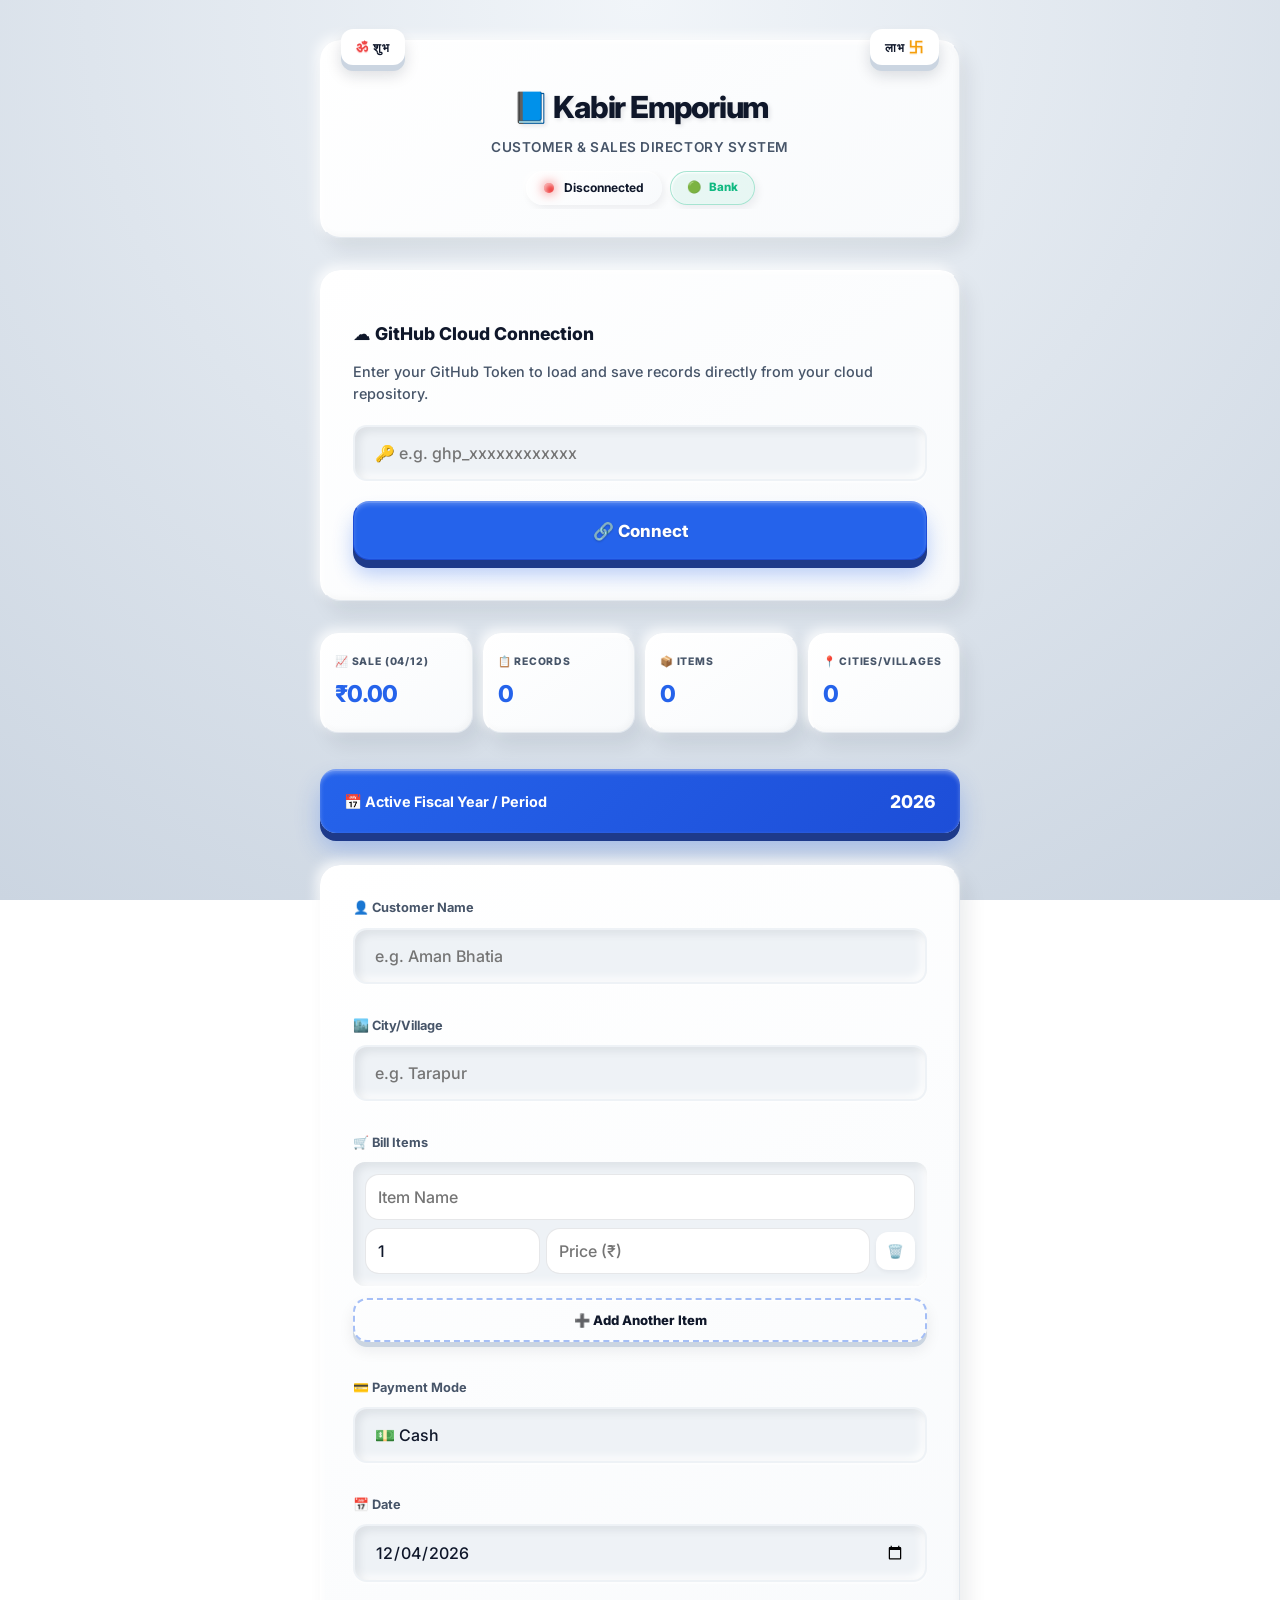
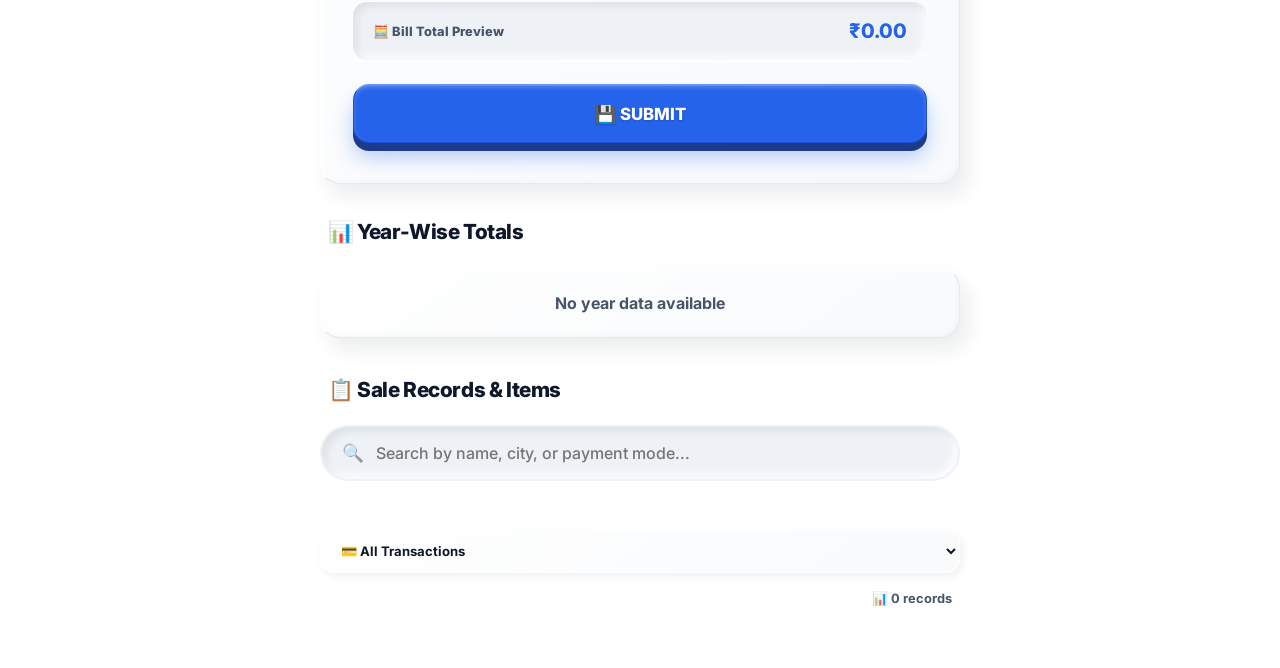
<file: customer-directory-organized-cards-v2.html>
<!DOCTYPE html>
<html lang="en">
<head>
  <meta charset="UTF-8">
  <meta name="viewport" content="width=device-width, initial-scale=1.0">
  <meta name="description" content="Customer directory for Kabir Emporium">
  <title>Kabir Emporium Directory</title>
  <link rel="icon" href="data:image/svg+xml,<svg xmlns='http://www.w3.org/2000/svg' viewBox='0 0 100 100'><text y='.9em' font-size='90'>📘</text></svg>">
  <link rel="preconnect" href="https://fonts.googleapis.com">
  <link rel="preconnect" href="https://fonts.gstatic.com" crossorigin>
  <link href="https://fonts.googleapis.com/css2?family=Inter:wght@400;500;600;700;800&display=swap" rel="stylesheet">
  <style>
    :root {
      --bg-grad: radial-gradient(circle at 50% 0%, #f1f5f9 0%, #cbd5e1 100%);
      --surface-3d: linear-gradient(145deg, #ffffff, #f8fafc);
      --surface-hover-3d: linear-gradient(145deg, #ffffff, #f1f5f9);
      --text-main: #0f172a;
      --text-muted: #475569;
      --border-highlight: rgba(255, 255, 255, 0.9);
      --border-shadow: rgba(203, 213, 225, 0.5);
      --accent: #2563eb;
      --accent-hover: #1d4ed8;
      --accent-depth: #1e3a8a;
      --danger: #ef4444;
      --danger-depth: #991b1b;
      --success: #10b981;
      --warning: #f59e0b;
      --radius: 20px;
      --focus-ring: rgba(37, 99, 235, 0.25);

      /* 3D Shadows */
      --shadow-3d:
        8px 12px 20px rgba(15, 23, 42, 0.08),
        -4px -4px 12px rgba(255, 255, 255, 0.8),
        inset 2px 2px 4px rgba(255, 255, 255, 1),
        inset -2px -2px 6px rgba(15, 23, 42, 0.03);
      --shadow-3d-hover:
        12px 18px 28px rgba(15, 23, 42, 0.12),
        -6px -6px 16px rgba(255, 255, 255, 0.9),
        inset 2px 2px 4px rgba(255, 255, 255, 1),
        inset -2px -2px 6px rgba(15, 23, 42, 0.04);
      --shadow-pressed:
        inset 4px 4px 8px rgba(15, 23, 42, 0.08),
        inset -4px -4px 8px rgba(255, 255, 255, 0.9),
        0 2px 2px rgba(255, 255, 255, 0.6);

      --transition-smooth: all 0.3s cubic-bezier(0.16, 1, 0.3, 1);
      --transition-spring: all 0.5s cubic-bezier(0.34, 1.56, 0.64, 1);
    }

    html { scroll-behavior: smooth; }
    *, *::before, *::after { box-sizing: border-box; }

    body {
      margin: 0;
      font-family: 'Inter', system-ui, -apple-system, BlinkMacSystemFont, sans-serif;
      background: var(--bg-grad);
      background-attachment: fixed;
      color: var(--text-main);
      padding: 40px 16px;
      line-height: 1.5;
      -webkit-font-smoothing: antialiased;
    }

    input, button, textarea, select { font-family: inherit; }

    .container {
      max-width: 640px;
      margin: 0 auto;
      perspective: 1500px;
      animation: fadeIn 0.6s var(--transition-smooth);
    }

    @keyframes fadeIn {
      from { opacity: 0; transform: translateY(20px) scale(0.98); }
      to { opacity: 1; transform: translateY(0) scale(1); }
    }

    /* 3D Core Card Style */
    .card-3d {
      background: var(--surface-3d);
      border-radius: var(--radius);
      box-shadow: var(--shadow-3d);
      border-top: 1px solid var(--border-highlight);
      border-left: 1px solid var(--border-highlight);
      border-right: 1px solid var(--border-shadow);
      border-bottom: 1px solid var(--border-shadow);
      transition: var(--transition-spring);
      position: relative;
    }

    .card-3d:hover {
      box-shadow: var(--shadow-3d-hover);
      transform: translateY(-4px);
    }

    .form-card-static:hover {
      transform: none;
      box-shadow: var(--shadow-3d-hover);
    }

    /* Brand Header Card */
    .brand-header-card {
      padding: 36px 28px 28px;
      margin-bottom: 32px;
      display: flex;
      flex-direction: column;
      align-items: center;
      text-align: center;
      gap: 14px;
    }

    /* 3D Shubh Labh */
    .shubh-labh-left, .shubh-labh-right {
      position: absolute;
      top: -12px;
      font-size: 0.75rem;
      font-weight: 800;
      color: var(--text-main);
      letter-spacing: 0.08em;
      background: #ffffff;
      padding: 6px 14px;
      border-radius: 12px;
      box-shadow:
        0 6px 0 #cbd5e1,
        0 10px 15px rgba(15, 23, 42, 0.15),
        inset 0 2px 2px rgba(255, 255, 255, 1);
      border: 1px solid rgba(255, 255, 255, 0.8);
      animation: float3D 3s infinite ease-in-out alternate;
    }

    .om-symbol { color: var(--danger); font-size: 0.9rem; text-shadow: 0 1px 1px rgba(239, 68, 68, 0.4); }
    .swastik-symbol { color: var(--warning); font-size: 0.9rem; text-shadow: 0 1px 1px rgba(245, 158, 11, 0.4); }

    .shubh-labh-left { left: 20px; animation-delay: 0s; }
    .shubh-labh-right { right: 20px; animation-delay: 1.5s; }

    @keyframes float3D {
      0% { transform: translateY(0) rotateZ(-2deg); }
      100% { transform: translateY(-8px) rotateZ(2deg); }
    }

    .brand-info { display: flex; flex-direction: column; align-items: center; gap: 6px; margin-top: 8px; }

    .brand-title {
      font-size: 1.9rem;
      font-weight: 800;
      letter-spacing: -0.04em;
      color: var(--text-main);
      margin: 0;
      display: flex;
      align-items: center;
      justify-content: center;
      gap: 12px;
      text-shadow: 2px 2px 4px rgba(15, 23, 42, 0.1);
    }

    .brand-subtitle {
      font-size: 0.85rem;
      font-weight: 600;
      color: var(--text-muted);
      letter-spacing: 0.04em;
      text-transform: uppercase;
    }

    /* 3D Sync Pill */
    .sync-pill {
      display: inline-flex;
      align-items: center;
      gap: 10px;
      background: var(--surface-3d);
      padding: 8px 18px;
      border-radius: 99px;
      font-size: 0.75rem;
      font-weight: 700;
      color: var(--text-main);
      box-shadow:
        3px 4px 8px rgba(15, 23, 42, 0.06),
        -2px -2px 6px rgba(255, 255, 255, 0.8),
        inset 1px 1px 2px rgba(255, 255, 255, 1);
      transition: var(--transition-smooth);
      cursor: pointer;
    }

    .sync-pill:hover {
      transform: scale(1.05);
      box-shadow: 5px 6px 12px rgba(15, 23, 42, 0.1), -3px -3px 8px rgba(255, 255, 255, 0.9);
    }

    @keyframes blink-sync {
      0%, 100% { opacity: 1; }
      50% { opacity: 0.3; }
    }

    @keyframes pulse-green {
      0% { box-shadow: 0 0 0 0 rgba(16, 185, 129, 0.7), inset 2px 2px 4px rgba(255, 255, 255, 0.6); }
      70% { box-shadow: 0 0 0 10px rgba(16, 185, 129, 0), inset 2px 2px 4px rgba(255, 255, 255, 0.6); }
      100% { box-shadow: 0 0 0 0 rgba(16, 185, 129, 0), inset 2px 2px 4px rgba(255, 255, 255, 0.6); }
    }

    .status-dot {
      width: 10px;
      height: 10px;
      border-radius: 50%;
      background: var(--text-muted);
      box-shadow: inset 1px 1px 2px rgba(255, 255, 255, 0.5), inset -1px -1px 2px rgba(0, 0, 0, 0.2);
      transition: var(--transition-smooth);
    }

    .status-dot.active {
      background: var(--success);
      box-shadow: 0 0 12px var(--success), inset 2px 2px 4px rgba(255, 255, 255, 0.6);
      animation: pulse-green 2s infinite cubic-bezier(0.66, 0, 0, 1);
    }

    .status-dot.error {
      background: var(--danger);
      box-shadow: 0 0 12px var(--danger), inset 2px 2px 4px rgba(255, 255, 255, 0.6);
    }

    .status-dot.syncing {
      background: var(--warning);
      box-shadow: 0 0 12px var(--warning), inset 2px 2px 4px rgba(255, 255, 255, 0.6);
      animation: blink-sync 1.2s infinite ease-in-out;
    }

    /* Bank Holiday Pill */
    .bank-status-pill {
      display: inline-flex;
      align-items: center;
      gap: 8px;
      background: var(--surface-3d);
      padding: 7px 16px;
      border-radius: 99px;
      font-size: 0.72rem;
      font-weight: 800;
      color: var(--text-muted);
      box-shadow:
        3px 4px 8px rgba(15, 23, 42, 0.06),
        -2px -2px 6px rgba(255, 255, 255, 0.8),
        inset 1px 1px 2px rgba(255, 255, 255, 1);
      border: 1px solid var(--border-highlight);
      transition: var(--transition-smooth);
    }

    .bank-status-pill.closed {
      color: var(--danger);
      background: rgba(239, 68, 68, 0.08);
      border-color: rgba(239, 68, 68, 0.3);
    }

    .bank-status-pill.open {
      color: var(--success);
      background: rgba(16, 185, 129, 0.08);
      border-color: rgba(16, 185, 129, 0.3);
    }

    .card { padding: 32px; margin-bottom: 32px; }

    /* Chunky 3D Year Banner */
    .year-banner {
      background: linear-gradient(135deg, var(--accent), var(--accent-hover));
      color: #ffffff;
      padding: 18px 24px;
      border-radius: 16px;
      font-size: 0.9rem;
      font-weight: 700;
      display: flex;
      justify-content: space-between;
      align-items: center;
      margin-bottom: 32px;
      border-top: 2px solid rgba(255, 255, 255, 0.4);
      box-shadow:
        0 8px 0 var(--accent-depth),
        0 15px 25px rgba(37, 99, 235, 0.3),
        inset 0 2px 4px rgba(255, 255, 255, 0.3);
      transition: var(--transition-spring);
    }

    .year-banner:hover {
      transform: translateY(-4px);
      box-shadow:
        0 12px 0 var(--accent-depth),
        0 20px 30px rgba(37, 99, 235, 0.4),
        inset 0 2px 4px rgba(255, 255, 255, 0.4);
    }

    /* Dashboard 3D Grid (Reduced Column Gap) */
    .dashboard { display: grid; grid-template-columns: repeat(4, 1fr); gap: 10px; margin-bottom: 36px; }

    .stat-item { display: flex; flex-direction: column; gap: 8px; padding: 20px 14px; border-radius: 18px; }
    .stat-label { font-size: 0.65rem; font-weight: 800; color: var(--text-muted); text-transform: uppercase; letter-spacing: 0.08em; }
    .stat-value { font-size: 1.45rem; font-weight: 800; letter-spacing: -0.03em; color: var(--accent); text-shadow: 1px 1px 0 rgba(255, 255, 255, 1); }

    @media (max-width: 480px) {
      .dashboard { grid-template-columns: 1fr 1fr; gap: 10px; }
    }

    /* Year-Wise Breakdown Grid (Reduced Column Gap) */
    .year-grid { display: grid; grid-template-columns: repeat(auto-fill, minmax(180px, 1fr)); gap: 10px; margin-bottom: 36px; }
    .year-card { padding: 22px; display: flex; flex-direction: column; gap: 8px; }
    .year-card-title { font-size: 0.85rem; font-weight: 800; color: var(--text-muted); display: flex; justify-content: space-between; align-items: center; }
    .year-card-total { font-size: 1.35rem; font-weight: 800; letter-spacing: -0.02em; color: var(--text-main); }

    /* 3D Forms & Inputs */
    .form-group { margin-bottom: 20px; }

    .form-group label {
      display: block;
      font-size: 0.8rem;
      font-weight: 700;
      color: var(--text-muted);
      margin-bottom: 10px;
      text-shadow: 1px 1px 0 rgba(255, 255, 255, 0.8);
    }

    .form-control {
      width: 100%;
      padding: 16px 20px;
      background: #eef2f6;
      border: 2px solid transparent;
      border-radius: 14px;
      font-size: 1rem;
      font-weight: 500;
      color: var(--text-main);
      box-shadow: var(--shadow-pressed);
      transition: var(--transition-smooth);
      outline: none;
      appearance: none;
    }

    .form-control:focus {
      background: #ffffff;
      border-color: var(--accent);
      box-shadow: inset 2px 2px 4px rgba(15, 23, 42, 0.04), 0 0 0 4px var(--focus-ring);
    }

    /* Live Total Preview Box */
    .live-total-box {
      background: #eef2f6;
      padding: 14px 20px;
      border-radius: 14px;
      display: flex;
      justify-content: space-between;
      align-items: center;
      margin-bottom: 16px;
      box-shadow: var(--shadow-pressed);
      font-weight: 800;
    }
    .live-total-box span:first-child { font-size: 0.8rem; color: var(--text-muted); }
    .live-total-box span:last-child { font-size: 1.25rem; color: var(--accent); text-shadow: 1px 1px 0 rgba(255, 255, 255, 1); }

    /* Chunky 3D Buttons */
    .btn {
      display: inline-block;
      width: 100%;
      padding: 18px;
      border-radius: 16px;
      font-size: 1.05rem;
      font-weight: 800;
      cursor: pointer;
      text-align: center;
      transition: transform 0.1s cubic-bezier(0.4, 0, 0.2, 1), box-shadow 0.1s cubic-bezier(0.4, 0, 0.2, 1);
      outline: none;
      touch-action: manipulation;
      user-select: none;
      -webkit-tap-highlight-color: transparent;
    }

    .btn-primary {
      background: var(--accent);
      color: #ffffff;
      border: 1px solid var(--accent-hover);
      border-top: 2px solid rgba(255, 255, 255, 0.3);
      box-shadow:
        0 8px 0 var(--accent-depth),
        0 15px 20px rgba(37, 99, 235, 0.3),
        inset 0 2px 4px rgba(255, 255, 255, 0.2);
      text-shadow: 0 1px 2px rgba(0, 0, 0, 0.2);
      margin-bottom: 8px;
    }

    .btn-primary:hover {
      transform: translateY(-2px);
      box-shadow:
        0 10px 0 var(--accent-depth),
        0 20px 25px rgba(37, 99, 235, 0.4),
        inset 0 2px 4px rgba(255, 255, 255, 0.3);
    }

    .btn-primary:active {
      transform: translateY(8px);
      box-shadow:
        0 0px 0 var(--accent-depth),
        0 2px 5px rgba(37, 99, 235, 0.4),
        inset 0 4px 6px rgba(0, 0, 0, 0.2);
      border-top: 1px solid transparent;
    }

    .btn-primary:disabled {
      opacity: 0.6;
      cursor: not-allowed;
      transform: translateY(8px);
      box-shadow: 0 0px 0 var(--accent-depth);
    }

    .btn-secondary-3d {
      flex: 1;
      min-width: 130px;
      background: var(--surface-3d);
      color: var(--text-main);
      border: 1px solid var(--border-highlight);
      padding: 12px 16px;
      border-radius: 14px;
      font-size: 0.82rem;
      font-weight: 800;
      cursor: pointer;
      display: inline-flex;
      align-items: center;
      justify-content: center;
      gap: 8px;
      box-shadow:
        0 5px 0 #cbd5e1,
        0 8px 15px rgba(15, 23, 42, 0.08),
        inset 1px 1px 2px rgba(255, 255, 255, 1);
      transition: var(--transition-spring);
      margin-bottom: 4px;
    }

    .btn-secondary-3d:hover { transform: translateY(-2px); color: var(--accent); }
    .btn-secondary-3d:active { transform: translateY(5px); box-shadow: 0 0 0 #cbd5e1, 0 2px 4px rgba(15, 23, 42, 0.1); }

    .filter-controls {
      display: flex;
      gap: 10px;
      margin-bottom: 16px;
      flex-wrap: wrap;
      width: 100%;
    }

    .filter-select {
      flex: 1;
      min-width: 220px;
      width: 100%;
      max-width: 100%;
      padding: 12px 16px;
      border-radius: 14px;
      background: var(--surface-3d);
      border: 1px solid var(--border-highlight);
      font-size: 0.82rem;
      font-weight: 700;
      color: var(--text-main);
      box-shadow:
        3px 4px 8px rgba(15, 23, 42, 0.06),
        -2px -2px 6px rgba(255, 255, 255, 0.8),
        inset 1px 1px 2px rgba(255, 255, 255, 1);
      cursor: pointer;
      outline: none;
      box-sizing: border-box;
      text-overflow: ellipsis;
    }

    .records-section-header { display: flex; justify-content: space-between; align-items: center; margin-bottom: 20px; padding: 0 8px; }
    .records-title { font-size: 1.3rem; font-weight: 800; letter-spacing: -0.02em; text-shadow: 1px 1px 0 rgba(255, 255, 255, 0.8); }

    /* Search & Autocomplete */
    .search-wrapper { position: relative; margin-bottom: 12px; }
    .search-wrapper input { padding-left: 54px; border-radius: 99px; background: #eef2f6; }
    .search-icon { position: absolute; left: 22px; top: 50%; transform: translateY(-50%); opacity: 0.6; font-size: 1.1rem; transition: var(--transition-smooth); }
    .search-wrapper input:focus ~ .search-icon { opacity: 1; color: var(--accent); transform: translateY(-50%) scale(1.1); }

    .suggestions-dropdown {
      position: absolute;
      top: calc(100% + 12px);
      left: 0;
      right: 0;
      background: var(--surface-3d);
      border-radius: 16px;
      box-shadow: var(--shadow-3d-hover);
      border: 1px solid var(--border-highlight);
      z-index: 100;
      max-height: 220px;
      overflow-y: auto;
      display: none;
      padding: 8px;
    }

    .suggestions-dropdown.active { display: block; animation: fadeIn 0.2s var(--transition-smooth); }

    .suggestion-item {
      padding: 14px 20px;
      font-size: 0.9rem;
      font-weight: 600;
      cursor: pointer;
      display: flex;
      justify-content: space-between;
      align-items: center;
      border-radius: 10px;
      transition: var(--transition-smooth);
    }

    .suggestion-item:hover { background: var(--bg-grad); color: var(--accent); transform: scale(0.98); }

    /* Hovering Cities Bar */
    .hovering-cities-container { display: flex; gap: 10px; overflow-x: auto; padding: 8px 4px 16px 4px; margin-bottom: 12px; scrollbar-width: none; }
    .hovering-cities-container::-webkit-scrollbar { display: none; }

    .city-hover-pill {
      display: inline-flex;
      align-items: center;
      gap: 8px;
      background: var(--surface-3d);
      border: 1px solid var(--border-highlight);
      padding: 8px 18px;
      border-radius: 99px;
      font-size: 0.8rem;
      font-weight: 700;
      color: var(--text-muted);
      cursor: pointer;
      white-space: nowrap;
      box-shadow:
        4px 6px 10px rgba(15, 23, 42, 0.06),
        -2px -2px 6px rgba(255, 255, 255, 0.8),
        inset 1px 1px 2px rgba(255, 255, 255, 1);
      transition: var(--transition-spring);
    }

    .city-hover-pill:hover, .city-hover-pill.active {
      background: var(--accent);
      color: #ffffff;
      border-color: var(--accent-hover);
      box-shadow:
        0 6px 0 var(--accent-depth),
        0 10px 15px rgba(37, 99, 235, 0.3),
        inset 0 2px 2px rgba(255, 255, 255, 0.3);
      transform: translateY(-4px);
    }

    .showing-text { text-align: right; font-size: 0.8rem; font-weight: 700; color: var(--text-muted); margin-top: 0; margin-bottom: 20px; padding-right: 8px; text-shadow: 1px 1px 0 rgba(255, 255, 255, 0.8); }

    /* Record Cards */
    /* Refined customer record cards — same palette and overall 3D UI */
    .record-card {
      padding: 22px;
      margin-bottom: 16px;
      overflow: hidden;
      border: 1px solid rgba(148, 163, 184, 0.28);
      background: linear-gradient(155deg, #ffffff 0%, #f8fafc 72%, #f1f5f9 100%);
      box-shadow: 0 7px 18px rgba(15, 23, 42, 0.07), 0 2px 5px rgba(15, 23, 42, 0.035), inset 0 1px 0 #fff;
    }
    .record-card::before {
      content: "";
      position: absolute;
      left: 0; top: 0; bottom: 0;
      width: 4px;
      background: linear-gradient(180deg, #60a5fa, var(--accent));
      opacity: .9;
    }
    .record-header {
      display: grid;
      grid-template-columns: auto minmax(0, 1fr) auto;
      align-items: start;
      gap: 9px;
      margin-bottom: 15px;
      padding-bottom: 12px;
      border-bottom: 1px solid rgba(148, 163, 184, .2);
    }
    .record-date {
      grid-column: 1;
      grid-row: 1;
      justify-self: start;
      padding-top: 8px;
      color: var(--text-muted);
      font-size: .76rem;
      font-weight: 700;
      white-space: nowrap;
    }
    .record-header-meta {
      grid-column: 2;
      grid-row: 1;
      display: flex;
      justify-content: center;
      align-items: center;
      flex-wrap: wrap;
      gap: 7px;
      min-width: 0;
    }
    .record-city {
      max-width: 100%;
      overflow: hidden;
      text-overflow: ellipsis;
      white-space: nowrap;
      cursor: pointer;
    }
    .record-header .record-payment {
      white-space: nowrap;
    }
    .record-header .record-actions {
      grid-column: 3;
      grid-row: 1;
      justify-self: end;
    }
    .record-name {
      font-weight: 800;
      font-size: 1.08rem;
      line-height: 1.3;
      letter-spacing: -0.025em;
      color: var(--text-main);
      overflow-wrap: anywhere;
    }
    .record-payment {
      display: inline-flex;
      align-items: center;
      max-width: 100%;
      padding: 4px 9px;
      border-radius: 8px;
      background: rgba(37, 99, 235, .07);
      color: #1d4ed8;
      font-size: .72rem;
      font-weight: 750;
      overflow-wrap: anywhere;
    }
    .badge {
      display: inline-flex;
      align-items: center;
      background: rgba(37, 99, 235, .065);
      color: #1e40af;
      padding: 6px 11px;
      border-radius: 9px;
      font-size: .73rem;
      font-weight: 750;
      border: 1px solid rgba(37, 99, 235, .12);
      box-shadow: none;
      transition: var(--transition-smooth);
    }
    .badge:hover { background: rgba(37, 99, 235, .12); transform: translateY(-1px); }
    .record-items-panel {
      background: rgba(241, 245, 249, .72);
      padding: 13px 14px;
      border-radius: 13px;
      margin-top: 14px;
      border: 1px solid rgba(148, 163, 184, .2);
    }
    .record-items-title {
      font-size: .68rem;
      font-weight: 800;
      color: #64748b;
      margin-bottom: 7px;
      text-transform: uppercase;
      letter-spacing: .09em;
    }
    .record-item-line {
      display: flex;
      justify-content: space-between;
      align-items: center;
      gap: 12px;
      padding: 8px 0;
      font-size: .82rem;
      border-bottom: 1px solid rgba(148, 163, 184, .18);
    }
    .record-item-line:last-child { border-bottom: 0; padding-bottom: 1px; }
    .record-item-name { min-width: 0; font-weight: 650; color: var(--text-main); overflow-wrap: anywhere; }
    .record-item-qty { color: var(--text-muted); font-size: .73rem; font-weight: 550; }
    .record-item-price { flex-shrink: 0; font-weight: 750; color: var(--text-main); font-variant-numeric: tabular-nums; }
    .record-details {
      display: flex;
      justify-content: space-between;
      align-items: center;
      gap: 12px;
      margin-top: 14px;
      padding: 13px 2px 0;
      border-top: 1px solid rgba(148, 163, 184, .25);
    }
    .record-calc { font-size: .78rem; font-weight: 700; color: var(--text-muted); }
    .record-total {
      font-weight: 850;
      font-size: 1.35rem;
      letter-spacing: -0.035em;
      color: var(--accent);
      font-variant-numeric: tabular-nums;
    }
    .record-actions { display: flex; gap: 7px; flex-shrink: 0; }
    .record-actions .btn-icon {
      width: 38px; height: 38px; padding: 8px;
      border-radius: 11px;
      box-shadow: 0 2px 5px rgba(15, 23, 42, .06), inset 0 1px 0 #fff;
      border: 1px solid rgba(148, 163, 184, .22);
      margin-bottom: 0;
    }
    .record-actions .btn-icon.edit { color: var(--accent); }
    .record-actions .btn-icon:not(.edit) { color: #64748b; }
    .record-actions .btn-icon:not(.edit):hover { color: var(--danger); }
    @media (max-width: 520px) {
      .record-card { padding: 17px 15px 16px 18px; }
      .record-header {
        grid-template-columns: auto minmax(0, 1fr) auto;
        gap: 7px;
      }
      .record-date { padding-top: 7px; font-size: .69rem; }
      .record-header-meta { gap: 5px; justify-content: center; }
      .record-city, .record-payment { font-size: .67rem; }
      .record-actions { gap: 5px; }
      .record-name { font-size: 1rem; }
      .record-actions .btn-icon { width: 34px; height: 34px; }
      .record-total { font-size: 1.2rem; }
      .record-item-line { font-size: .78rem; }
    }

    .record-actions { display: flex; gap: 8px; flex-shrink: 0; }

    .btn-icon {
      background: var(--surface-3d);
      border: 1px solid var(--border-highlight);
      color: var(--text-muted);
      cursor: pointer;
      padding: 10px;
      border-radius: 12px;
      box-shadow:
        0 4px 0 #cbd5e1,
        0 6px 10px rgba(15, 23, 42, 0.08),
        inset 1px 1px 2px rgba(255, 255, 255, 1);
      transition: var(--transition-spring);
      margin-bottom: 4px;
      display: inline-flex;
      align-items: center;
      justify-content: center;
    }

    .btn-icon:hover {
      color: var(--danger);
      transform: translateY(-2px);
      box-shadow:
        0 6px 0 #cbd5e1,
        0 10px 15px rgba(15, 23, 42, 0.1),
        inset 1px 1px 2px rgba(255, 255, 255, 1);
    }

    .btn-icon.edit:hover {
      color: var(--accent);
    }

    .settings-panel p { font-size: 0.9rem; font-weight: 500; color: var(--text-muted); margin-bottom: 20px; }

    /* Toast Notifications */
    #toast-container { position: fixed; bottom: 32px; left: 50%; transform: translateX(-50%); display: flex; flex-direction: column; gap: 12px; z-index: 9999; pointer-events: none; }

    .toast {
      background: var(--text-main);
      color: #ffffff;
      padding: 16px 32px;
      border-radius: 99px;
      font-size: 0.9rem;
      font-weight: 700;
      box-shadow: 0 10px 25px rgba(15, 23, 42, 0.3), inset 0 2px 4px rgba(255, 255, 255, 0.2);
      animation: toastEnter 0.4s cubic-bezier(0.34, 1.56, 0.64, 1);
      border-top: 1px solid rgba(255, 255, 255, 0.2);
      white-space: nowrap;
    }

    @keyframes toastEnter {
      from { opacity: 0; transform: translateY(40px) scale(0.9); }
      to { opacity: 1; transform: translateY(0) scale(1); }
    }

    /* Custom Confirm Modal */
    .modal-overlay { position: fixed; inset: 0; background: rgba(15, 23, 42, 0.5); backdrop-filter: blur(10px); display: none; place-items: center; z-index: 1000; opacity: 0; transition: opacity 0.4s var(--transition-smooth); }
    .modal-overlay.active { display: grid; opacity: 1; }

    .modal-content {
      background: var(--surface-3d);
      padding: 36px 32px;
      border-radius: 24px;
      width: 90%;
      max-width: 360px;
      text-align: center;
      box-shadow: 0 30px 60px rgba(15, 23, 42, 0.3), inset 2px 2px 4px rgba(255, 255, 255, 1);
      border: 1px solid var(--border-highlight);
      transform: scale(0.9) translateY(20px);
      transition: var(--transition-spring);
    }

    .modal-overlay.active .modal-content { transform: scale(1) translateY(0); }
    .modal-title { font-weight: 800; font-size: 1.3rem; margin-bottom: 12px; color: var(--text-main); }
    .modal-text { font-size: 0.9rem; font-weight: 500; color: var(--text-muted); margin-bottom: 32px; }
    .modal-actions { display: flex; gap: 12px; }
    .modal-btn { flex: 1; padding: 16px; border-radius: 14px; font-weight: 800; cursor: pointer; font-size: 0.95rem; transition: var(--transition-spring); margin-bottom: 6px; }
    .modal-btn-cancel { background: var(--surface-3d); color: var(--text-main); border: 1px solid var(--border-highlight); box-shadow: 0 6px 0 #cbd5e1, 0 8px 15px rgba(15, 23, 42, 0.1), inset 1px 1px 2px rgba(255, 255, 255, 1); }
    .modal-btn-danger { background: var(--danger); color: white; border: 1px solid var(--danger-depth); border-top: 1px solid rgba(255, 255, 255, 0.3); box-shadow: 0 6px 0 var(--danger-depth), 0 10px 15px rgba(239, 68, 68, 0.3), inset 0 2px 2px rgba(255, 255, 255, 0.3); }
  </style>
</head>
<body>

  <div class="container">
    <!-- Brand Header Card -->
    <div class="card-3d brand-header-card">
      <span class="shubh-labh-left"><span class="om-symbol">ॐ</span> शुभ</span>
      <span class="shubh-labh-right">लाभ <span class="swastik-symbol">卐</span></span>

      <div class="brand-info">
        <h1 class="brand-title">📘 Kabir Emporium</h1>
        <span class="brand-subtitle">Customer & Sales Directory System</span>
      </div>

      <!-- Pill Container for forced same-line layout -->
      <div style="display: flex; gap: 8px; justify-content: center; align-items: center; flex-wrap: nowrap; width: 100%; overflow-x: auto; padding-bottom: 4px;">
        <div class="sync-pill" onclick="toggleSettingsPanel()" title="Click to configure GitHub Token" style="white-space: nowrap;">
          <div id="status-dot" class="status-dot"></div>
          <span id="status-text">Connecting...</span>
        </div>

        <div id="bank-holiday-pill" class="bank-status-pill" style="white-space: nowrap;">
          <span id="bank-status-icon">🏦</span>
          <span id="bank-status-text">Checking Bank Status...</span>
        </div>
      </div>
    </div>

    <!-- GitHub Settings Panel -->
    <div id="settings-panel" class="card-3d card settings-panel form-card-static" style="display: none;">
      <h3 style="margin-bottom: 12px; font-size: 1.1rem; font-weight: 800;">☁️ GitHub Cloud Connection</h3>
      <p>Enter your GitHub Token to load and save records directly from your cloud repository.</p>
      <div class="form-group" style="margin-bottom: 20px;">
        <input type="password" id="gh-token" class="form-control" placeholder="🔑 e.g. ghp_xxxxxxxxxxxx">
      </div>
      <button type="button" class="btn btn-primary" onclick="saveToken()">🔗 Connect</button>
    </div>

    <!-- Dashboard -->
    <div class="dashboard">
      <div class="card-3d stat-item">
        <span class="stat-label" id="stat-day-label">📈 Day Sale</span>
        <span class="stat-value" id="stat-day-sale">₹0.00</span>
      </div>
      <div class="card-3d stat-item">
        <span class="stat-label">📋 Records</span>
        <span class="stat-value" id="stat-records">0</span>
      </div>
      <div class="card-3d stat-item">
        <span class="stat-label">📦 Items</span>
        <span class="stat-value" id="stat-items">0</span>
      </div>
      <div class="card-3d stat-item">
        <span class="stat-label">📍 Cities/Villages</span>
        <span class="stat-value" id="stat-cities">0</span>
      </div>
    </div>

    <!-- Current Year Banner -->
    <div class="year-banner">
      <span>📅 Active Fiscal Year / Period</span>
      <span style="font-size: 1.1rem; font-weight: 800;" id="banner-year">2026</span>
    </div>

    <!-- Add / Edit Record Form -->
    <div class="card-3d card form-card-static">
      <form id="record-form">
        <input type="hidden" id="edit-record-id" value="">

        <div style="display: grid; grid-template-columns: 1fr 1fr; gap: 12px;">
          <div class="form-group" style="grid-column: span 2;">
            <label for="cust-name">👤 Customer Name</label>
            <input type="text" id="cust-name" list="customer-datalist" class="form-control" required placeholder="e.g. Aman Bhatia" oninput="autoFillCustomerCity()">
            <datalist id="customer-datalist"></datalist>
          </div>

          <div class="form-group" style="grid-column: span 2;">
            <label for="cust-city">🏙️ City/Village</label>
            <input type="text" id="cust-city" class="form-control" required placeholder="e.g. Tarapur">
          </div>

          <!-- Multiple Items Container -->
          <div class="form-group" style="grid-column: span 2;">
            <label>🛒 Bill Items</label>
            <div id="bill-items-wrapper" style="display:flex; flex-direction:column; gap:10px; margin-bottom:12px;">
              <!-- Dynamic rows injected here -->
            </div>
            <button type="button" class="btn-secondary-3d" style="width: 100%; border: 2px dashed rgba(37,99,235,0.4); background: transparent;" onclick="addBillItemRow()">➕ Add Another Item</button>
          </div>

          <div class="form-group" style="grid-column: span 2;">
            <label for="payment-mode">💳 Payment Mode</label>
            <select id="payment-mode" class="form-control" onchange="toggleCreditFields()">
              <option value="Cash">💵 Cash</option>
              <option value="UPI">📱 UPI</option>
              <option value="Credit">📒 Credit (Udhar)</option>
            </select>
          </div>

          <!-- Credit Specific Fields (Hidden by default) -->
          <div id="credit-container" style="grid-column: span 2; display: none; background: #eef2f6; padding: 16px; border-radius: 14px; margin-bottom: 12px; box-shadow: var(--shadow-pressed);">
            <div class="form-group" style="margin-bottom: 12px;">
              <label for="credit-deposit">💰 Customer Deposit Amount (₹)</label>
              <input type="number" id="credit-deposit" class="form-control" step="0.01" min="0" value="0" placeholder="e.g. 200.00" oninput="updateLiveTotal()">
            </div>
            <div style="font-size: 0.85rem; font-weight: 700; color: var(--text-muted); display: flex; justify-content: space-between;">
              <span>📌 Remaining Credit Balance:</span>
              <span id="remaining-credit-balance" style="color: var(--danger);">₹0.00</span>
            </div>
          </div>

          <div class="form-group" style="grid-column: span 2;">
            <label for="cust-date">📅 Date</label>
            <input type="date" id="cust-date" class="form-control" required onchange="updateDashboard()">
          </div>
        </div>

        <div class="live-total-box">
          <span>🧮 Bill Total Preview</span>
          <span id="live-bill-total">₹0.00</span>
        </div>

        <button type="submit" class="btn-primary btn" id="save-btn" style="margin-top: 8px;">💾 SUBMIT</button>
        <button type="button" class="btn-secondary-3d" id="cancel-edit-btn" style="display: none; width: 100%; margin-top: 10px;" onclick="cancelEditMode()">❌ Cancel Editing</button>
      </form>
    </div>

    <!-- Year-Wise Summary Section -->
    <div class="records-section-header">
      <div class="records-title">📊 Year-Wise Totals</div>
    </div>
    <div id="year-summary-container" class="year-grid"></div>

    <!-- Records Section Header -->
    <div class="records-section-header">
      <div class="records-title">📋 Sale Records & Items</div>
    </div>

    <!-- Search Bar -->
    <div class="search-wrapper">
      <span class="search-icon">🔍</span>
      <input type="text" id="search-bar" class="form-control" placeholder="Search by name, city, or payment mode..." oninput="handleSearchInput()" autocomplete="off">
      <div id="search-suggestions" class="suggestions-dropdown"></div>
    </div>

    <!-- Hovering Cities Bar -->
    <div id="hovering-cities" class="hovering-cities-container"></div>

    <!-- Payment Filter Controls -->
    <div class="filter-controls">
      <select id="filter-payment" class="filter-select" onchange="renderRecords()">
        <option value="all">💳 All Transactions</option>
        <option value="Cash">💵 Cash Only</option>
        <option value="UPI">📱 UPI Only</option>
        <option value="Credit">📒 Credit Only</option>
        <option value="PendingCredit">📌 Pending Credit Balances</option>
      </select>
    </div>

    <div class="showing-text" id="showing-count">📊 0 records</div>
    <div id="records-container"></div>
  </div>

  <!-- Toast Notifications -->
  <div id="toast-container"></div>

  <!-- Confirm Modal -->
  <div class="modal-overlay" id="confirm-modal">
    <div class="modal-content">
      <div class="modal-title">⚠️ Delete Record?</div>
      <div class="modal-text">This will immediately update and sync to GitHub.</div>
      <div class="modal-actions">
        <button type="button" class="modal-btn modal-btn-cancel" onclick="closeModal()">❌ Cancel</button>
        <button type="button" class="modal-btn modal-btn-danger" id="confirm-delete-btn">🗑️ Delete & Sync</button>
      </div>
    </div>
  </div>

  <script>
    const GITHUB_OWNER = 'playtv02';
    const GITHUB_REPO = 'Customer-directory';
    const FILE_PATH = 'data.json';

    let records = [];
    let fileSha = null;
    let deleteTargetId = null;

    // Helper to handle multiple items calculation robustly
    function getRecordTotals(r) {
      if (r.itemList && r.itemList.length > 0) {
        let bill = 0, qty = 0;
        r.itemList.forEach(i => {
          bill += (i.qty * i.price);
          qty += i.qty;
        });
        return { bill, qty };
      }
      return { bill: (r.items || 1) * (Number(r.price) || 0), qty: r.items || 1 };
    }

    function getLocalTodayDate() {
      const now = new Date();
      const offset = now.getTimezoneOffset() * 60000;
      return new Date(now.getTime() - offset).toISOString().split('T')[0];
    }

    document.addEventListener('DOMContentLoaded', () => {
      const todayStr = getLocalTodayDate();
      document.getElementById('cust-date').value = todayStr;
      document.getElementById('banner-year').textContent = new Date().getFullYear();

      addBillItemRow();
      checkBankHoliday();
      updateDashboard();
      checkTokenAndLoad();

      document.addEventListener('click', (e) => {
        if (!e.target.closest('.search-wrapper')) {
          document.getElementById('search-suggestions').classList.remove('active');
        }
      });
    });

    // Dynamic Bill Items Logic
    function addBillItemRow(desc = '', qty = 1, price = '') {
      const wrapper = document.getElementById('bill-items-wrapper');
      const row = document.createElement('div');
      row.className = 'bill-item-row';
      row.style.cssText = 'display: flex; flex-direction: column; gap: 8px; background: #eef2f6; padding: 12px; border-radius: 12px; box-shadow: var(--shadow-pressed);';

      row.innerHTML = `
        <div style="width: 100%;">
          <input type="text" class="form-control item-desc" placeholder="Item Name" value="${desc}" style="width: 100%; padding: 12px; box-shadow: none; border: 1px solid rgba(15,23,42,0.1); background: #fff;">
        </div>
        <div style="display: flex; gap: 6px; width: 100%; align-items: center;">
          <input type="number" class="form-control item-qty" placeholder="Qty" value="${qty}" min="1" required style="flex: 1; min-width: 60px; padding: 12px; box-shadow: none; border: 1px solid rgba(15,23,42,0.1); background: #fff;" oninput="updateLiveTotal()">
          <input type="number" class="form-control item-price" placeholder="Price (₹)" step="0.01" min="0" value="${price}" required style="flex: 2; min-width: 90px; padding: 12px; box-shadow: none; border: 1px solid rgba(15,23,42,0.1); background: #fff;" oninput="updateLiveTotal()">
          <button type="button" class="btn-icon" style="margin-bottom: 0; padding: 10px; background: #fff; box-shadow: 0 2px 4px rgba(15,23,42,0.05); flex-shrink: 0;" onclick="removeBillItemRow(this)" title="Remove">🗑️</button>
        </div>
      `;
      wrapper.appendChild(row);
      updateLiveTotal();
    }

    function removeBillItemRow(btn) {
      const wrapper = document.getElementById('bill-items-wrapper');
      if (wrapper.children.length > 1) {
        btn.closest('.bill-item-row').remove();
        updateLiveTotal();
      } else {
        showToast('⚠️ Bill must have at least one item');
      }
    }

    // Bank Holiday Checker
    function checkBankHoliday() {
      const now = new Date();
      const dayOfWeek = now.getDay();
      const dateOfMonth = now.getDate();
      const month = String(now.getMonth() + 1).padStart(2, '0');
      const day = String(dateOfMonth).padStart(2, '0');
      const mmdd = `${month}-${day}`;

      const fixedHolidays = { '01-26': true, '08-15': true, '10-02': true, '12-25': true };
      const pill = document.getElementById('bank-holiday-pill');
      const icon = document.getElementById('bank-status-icon');
      const text = document.getElementById('bank-status-text');

      let isClosed = false;
      if (fixedHolidays[mmdd]) {
        isClosed = true;
      } else if (dayOfWeek === 0) {
        isClosed = true;
      } else if (dayOfWeek === 6) {
        const weekOfMonth = Math.ceil(dateOfMonth / 7);
        if (weekOfMonth === 2 || weekOfMonth === 4) {
          isClosed = true;
        }
      }

      if (isClosed) {
        pill.className = 'bank-status-pill closed';
        icon.textContent = '🔴';
        text.textContent = 'Bank';
      } else {
        pill.className = 'bank-status-pill open';
        icon.textContent = '🟢';
        text.textContent = 'Bank';
      }
    }

    function toggleCreditFields() {
      const mode = document.getElementById('payment-mode').value;
      const creditContainer = document.getElementById('credit-container');
      if (mode === 'Credit') {
        creditContainer.style.display = 'block';
      } else {
        creditContainer.style.display = 'none';
        document.getElementById('credit-deposit').value = 0;
      }
      updateLiveTotal();
    }

    function updateLiveTotal() {
      let total = 0;
      document.querySelectorAll('.bill-item-row').forEach(row => {
        const qty = parseInt(row.querySelector('.item-qty').value) || 0;
        const price = parseFloat(row.querySelector('.item-price').value) || 0;
        total += (qty * price);
      });
      document.getElementById('live-bill-total').textContent = `₹${total.toLocaleString(undefined, { minimumFractionDigits: 2, maximumFractionDigits: 2 })}`;

      const mode = document.getElementById('payment-mode').value;
      if (mode === 'Credit') {
        const deposit = parseFloat(document.getElementById('credit-deposit').value) || 0;
        const remaining = Math.max(0, total - deposit);
        document.getElementById('remaining-credit-balance').textContent = `₹${remaining.toLocaleString(undefined, { minimumFractionDigits: 2, maximumFractionDigits: 2 })}`;
      }
    }

    function populateCustomerDatalist() {
      const datalist = document.getElementById('customer-datalist');
      if (!datalist) return;
      const uniqueNames = [...new Set(records.map(r => r.name).filter(Boolean))];
      datalist.innerHTML = uniqueNames.map(name => `<option value="${name.replace(/"/g, '&quot;')}">`).join('');
    }

    function autoFillCustomerCity() {
      const typedName = document.getElementById('cust-name').value.trim().toLowerCase();
      if (!typedName) return;
      const match = records.find(r => r.name && r.name.toLowerCase() === typedName);
      if (match && match.city) {
        document.getElementById('cust-city').value = match.city;
      }
    }

    function showToast(message) {
      const container = document.getElementById('toast-container');
      const toast = document.createElement('div');
      toast.className = 'toast';
      toast.textContent = message;
      container.appendChild(toast);

      setTimeout(() => {
        toast.style.opacity = '0';
        toast.style.transform = 'translateY(40px) scale(0.9)';
        toast.style.transition = 'all 0.4s cubic-bezier(0.16, 1, 0.3, 1)';
        setTimeout(() => toast.remove(), 400);
      }, 3000);
    }

    function toggleSettingsPanel() {
      const panel = document.getElementById('settings-panel');
      panel.style.display = panel.style.display === 'none' ? 'block' : 'none';
    }

    function openModal(id) {
      deleteTargetId = id;
      document.getElementById('confirm-modal').classList.add('active');
    }

    function closeModal() {
      deleteTargetId = null;
      document.getElementById('confirm-modal').classList.remove('active');
    }

    document.getElementById('confirm-delete-btn').addEventListener('click', async () => {
      if (deleteTargetId) {
        const previousRecords = records.slice();
        records = records.filter(r => r.id !== deleteTargetId);
        closeModal();
        updateDashboard();
        renderRecords();
        renderHoveringCities();
        populateCustomerDatalist();
        const saved = await pushDataToGitHub();
        if (!saved) {
          records = previousRecords;
          updateDashboard();
          renderRecords();
          renderHoveringCities();
          populateCustomerDatalist();
          return;
        }
        showToast('✅ Record deleted from GitHub');
      }
    });

    function updateStatus(message, state) {
      document.getElementById('status-text').textContent = message;
      document.getElementById('status-dot').className = 'status-dot ' + state;
    }

    function checkTokenAndLoad() {
      const token = localStorage.getItem('ke_gh_token');
      if (!token) {
        document.getElementById('settings-panel').style.display = 'block';
        updateStatus('Disconnected', 'error');
      } else {
        document.getElementById('settings-panel').style.display = 'none';
        fetchDataFromGitHub();
      }
    }

    function saveToken() {
      const val = document.getElementById('gh-token').value.trim();
      if (val) {
        localStorage.setItem('ke_gh_token', val);
        checkTokenAndLoad();
        showToast('🔑 Token saved');
      } else {
        showToast('⚠️ Please enter a valid GitHub token');
      }
    }

    const encodeBase64 = str => btoa(unescape(encodeURIComponent(str)));
    const decodeBase64 = str => decodeURIComponent(escape(atob(str)));

    async function fetchDataFromGitHub() {
      updateStatus('Fetching', 'syncing');
      const token = localStorage.getItem('ke_gh_token');
      try {
        const response = await fetch(`https://api.github.com/repos/${GITHUB_OWNER}/${GITHUB_REPO}/contents/${FILE_PATH}`, {
          headers: { 'Authorization': `Bearer ${token}`, 'Accept': 'application/vnd.github+json' },
          cache: 'no-store'
        });

        if (response.ok) {
          const data = await response.json();
          fileSha = data.sha;
          records = JSON.parse(decodeBase64(data.content));
          updateDashboard();
          renderRecords();
          renderHoveringCities();
          populateCustomerDatalist();
          updateStatus('Synced', 'active');
        } else if (response.status === 404) {
          records = [];
          updateDashboard();
          renderRecords();
          renderHoveringCities();
          populateCustomerDatalist();
          updateStatus('Ready (New File)', 'active');
        } else {
          throw new Error('Auth Error');
        }
      } catch (e) {
        updateStatus('Cloud Error', 'error');
        document.getElementById('settings-panel').style.display = 'block';
        showToast('❌ Failed to fetch from GitHub repository');
      }
    }

    async function pushDataToGitHub() {
      const token = localStorage.getItem('ke_gh_token');
      const saveBtn = document.getElementById('save-btn');
      if (!token) {
        const settings = document.getElementById('settings-panel');
        settings.style.display = 'block';
        settings.scrollIntoView({ behavior: 'smooth', block: 'center' });
        showToast('⚠️ GitHub token missing. Add your token above.');
        return false;
      }

      updateStatus('Syncing to GitHub...', 'syncing');
      if (saveBtn) {
        saveBtn.disabled = true;
        saveBtn.textContent = '⏳ Saving...';
      }

      try {
        const apiUrl = `https://api.github.com/repos/${GITHUB_OWNER}/${GITHUB_REPO}/contents/${FILE_PATH}`;
        const checkRes = await fetch(apiUrl, {
          headers: { 'Authorization': `Bearer ${token}`, 'Accept': 'application/vnd.github+json', 'X-GitHub-Api-Version': '2022-11-28' },
          cache: 'no-store'
        });

        let latestSha = null;
        if (checkRes.ok) {
          latestSha = (await checkRes.json()).sha;
        } else if (checkRes.status !== 404) {
          const err = await checkRes.json().catch(() => ({}));
          throw new Error(err.message || `GitHub read error (${checkRes.status})`);
        }

        const body = {
          message: `Save customer records (${new Date().toLocaleString()})`,
          content: encodeBase64(JSON.stringify(records, null, 2))
        };
        if (latestSha) body.sha = latestSha;

        const response = await fetch(apiUrl, {
          method: 'PUT',
          headers: {
            'Authorization': `Bearer ${token}`,
            'Accept': 'application/vnd.github+json',
            'X-GitHub-Api-Version': '2022-11-28',
            'Content-Type': 'application/json'
          },
          body: JSON.stringify(body)
        });

        const result = await response.json().catch(() => ({}));
        if (!response.ok) throw new Error(result.message || `GitHub save error (${response.status})`);

        fileSha = result.content?.sha || latestSha;
        updateStatus('Synced', 'active');
        showToast('✅ Saved successfully to GitHub');
        return true;
      } catch (err) {
        updateStatus('Sync Failed', 'error');
        showToast('❌ Save failed: ' + (err.message || 'Check internet and GitHub token'));
        return false;
      } finally {
        if (saveBtn) {
          saveBtn.disabled = false;
          const isEditing = Boolean(document.getElementById('edit-record-id')?.value);
          saveBtn.textContent = isEditing ? '✏️ Update Record on GitHub' : '💾 Save directly to GitHub';
        }
      }
    }

    window.saveCustomerRecord = async function(event) {
      if (event) {
        event.preventDefault();
        event.stopPropagation();
      }

      const form = document.getElementById('record-form');
      if (!form) return;

      if (!form.checkValidity()) {
        form.reportValidity();
        showToast('⚠️ Please complete all required fields.');
        return;
      }

      const previousRecords = records.slice();
      const editId = document.getElementById('edit-record-id').value;
      const paymentMode = document.getElementById('payment-mode').value;
      const depositAmt = paymentMode === 'Credit' ? (parseFloat(document.getElementById('credit-deposit').value) || 0) : 0;

      const itemList = [];
      document.querySelectorAll('.bill-item-row').forEach(row => {
        itemList.push({
          desc: row.querySelector('.item-desc').value.trim(),
          qty: parseInt(row.querySelector('.item-qty').value) || 1,
          price: parseFloat(row.querySelector('.item-price').value) || 0
        });
      });

      const recordData = {
        id: editId || Date.now().toString(),
        name: document.getElementById('cust-name').value.trim(),
        city: document.getElementById('cust-city').value.trim(),
        itemList: itemList,
        payment: paymentMode,
        deposit: depositAmt,
        date: document.getElementById('cust-date').value || getLocalTodayDate()
      };

      if (editId) {
        records = records.map(r => r.id === editId ? recordData : r);
      } else {
        records = [recordData, ...records];
      }

      const saved = await pushDataToGitHub();
      if (!saved) {
        records = previousRecords;
        return;
      }

      cancelEditMode();
      updateDashboard();
      renderRecords();
      renderHoveringCities();
      populateCustomerDatalist();
    };

    function startEditRecord(id) {
      const rec = records.find(r => r.id === id);
      if (!rec) return;

      document.getElementById('edit-record-id').value = rec.id;
      document.getElementById('cust-name').value = rec.name;
      document.getElementById('cust-city').value = rec.city;
      document.getElementById('payment-mode').value = rec.payment || 'Cash';
      document.getElementById('credit-deposit').value = rec.deposit || 0;
      document.getElementById('cust-date').value = rec.date;

      const wrapper = document.getElementById('bill-items-wrapper');
      wrapper.innerHTML = '';
      if (rec.itemList && rec.itemList.length > 0) {
        rec.itemList.forEach(item => addBillItemRow(item.desc, item.qty, item.price));
      } else {
        addBillItemRow('', rec.items || 1, rec.price || '');
      }

      toggleCreditFields();
      updateLiveTotal();

      const saveBtn = document.getElementById('save-btn');
      saveBtn.textContent = '✏️ Update Record on GitHub';
      document.getElementById('cancel-edit-btn').style.display = 'inline-flex';
      document.getElementById('record-form').scrollIntoView({ behavior: 'smooth', block: 'center' });
      showToast(`✏️ Editing ${rec.name}`);
    }

    function cancelEditMode() {
      const form = document.getElementById('record-form');
      form.reset();
      document.getElementById('edit-record-id').value = '';
      document.getElementById('bill-items-wrapper').innerHTML = '';
      addBillItemRow();
      document.getElementById('payment-mode').value = 'Cash';
      toggleCreditFields();
      document.getElementById('cust-date').value = getLocalTodayDate();
      updateLiveTotal();

      const saveBtn = document.getElementById('save-btn');
      saveBtn.textContent = '💾 Save directly to GitHub';
      document.getElementById('cancel-edit-btn').style.display = 'none';
      updateDashboard();
    }

    document.getElementById('record-form').addEventListener('submit', function(event) {
      event.preventDefault();
      window.saveCustomerRecord(event);
    });

    // Search & Autocomplete
    function handleSearchInput() {
      const query = document.getElementById('search-bar').value.trim().toLowerCase();
      renderRecords();
      renderHoveringCities();

      const dropdown = document.getElementById('search-suggestions');
      if (!query) {
        dropdown.classList.remove('active');
        dropdown.innerHTML = '';
        return;
      }

      const seen = new Set();
      const matchList = [];
      records.forEach(r => {
        if (r.name && r.name.toLowerCase().includes(query) && !seen.has('n:' + r.name.toLowerCase())) {
          seen.add('n:' + r.name.toLowerCase());
          matchList.push({ type: '👤 Customer', text: r.name });
        }
        if (r.city && r.city.toLowerCase().includes(query) && !seen.has('c:' + r.city.toLowerCase())) {
          seen.add('c:' + r.city.toLowerCase());
          matchList.push({ type: '🏙️ City', text: r.city });
        }
      });

      const topMatches = matchList.slice(0, 5);
      if (topMatches.length > 0) {
        dropdown.innerHTML = topMatches.map(m => `
          <div class="suggestion-item" onclick="selectSuggestion('${m.text.replace(/'/g, "\\'")}')">
            <span>${m.text}</span>
            <span style="font-size: 0.75rem; font-weight: 800; color: var(--text-muted);">${m.type}</span>
          </div>
        `).join('');
        dropdown.classList.add('active');
      } else {
        dropdown.classList.remove('active');
        dropdown.innerHTML = '';
      }
    }

    function selectSuggestion(val) {
      document.getElementById('search-bar').value = val;
      document.getElementById('search-suggestions').classList.remove('active');
      renderRecords();
      renderHoveringCities();
    }

    function renderHoveringCities() {
      const container = document.getElementById('hovering-cities');
      const currentQuery = document.getElementById('search-bar').value.trim().toLowerCase();
      const citiesMap = {};

      records.forEach(r => {
        if (r.city) {
          const cityName = r.city.trim();
          const key = cityName.toLowerCase();
          if (!citiesMap[key]) citiesMap[key] = { name: cityName, count: 0 };
          citiesMap[key].count++;
        }
      });

      const uniqueCities = Object.values(citiesMap);
      if (uniqueCities.length === 0) {
        container.innerHTML = '';
        return;
      }

      container.innerHTML = `
        <div class="city-hover-pill ${currentQuery === '' ? 'active' : ''}" onclick="filterByCity('')">
          🌐 All Cities
        </div>
      ` + uniqueCities.map(c => `
        <div class="city-hover-pill ${currentQuery === c.name.toLowerCase() ? 'active' : ''}" onclick="filterByCity('${c.name.replace(/'/g, "\\'")}')">
          📍 ${c.name} <span style="opacity: 0.6; font-size: 0.7rem;">(${c.count})</span>
        </div>
      `).join('');
    }

    function filterByCity(cityName) {
      document.getElementById('search-bar').value = cityName;
      document.getElementById('search-suggestions').classList.remove('active');
      renderRecords();
      renderHoveringCities();
    }

    function renderRecords() {
      const rawQuery = document.getElementById('search-bar').value.trim().toLowerCase();
      const paymentFilter = document.getElementById('filter-payment')?.value || 'all';
      const container = document.getElementById('records-container');
      container.innerHTML = '';

      const filtered = records.filter(r => {
        const totals = getRecordTotals(r);
        const paymentMode = (r.payment || 'Cash').toLowerCase();
        const deposit = r.deposit || 0;
        const remaining = Math.max(0, totals.bill - deposit);

        const matchesQuery = !rawQuery ||
          (r.name && r.name.toLowerCase().includes(rawQuery)) ||
          (r.city && r.city.toLowerCase().includes(rawQuery)) ||
          paymentMode.includes(rawQuery) ||
          ((rawQuery === 'udhar' || rawQuery === 'credit') && paymentMode === 'credit') ||
          ((rawQuery === 'pending' || rawQuery === 'balance') && remaining > 0);

        if (!matchesQuery) return false;
        if (paymentFilter === 'Cash' && paymentMode !== 'cash') return false;
        if (paymentFilter === 'UPI' && paymentMode !== 'upi') return false;
        if (paymentFilter === 'Credit' && paymentMode !== 'credit') return false;
        if (paymentFilter === 'PendingCredit' && (paymentMode !== 'credit' || remaining <= 0)) return false;

        return true;
      });

      filtered.sort((a, b) => (b.date || '').localeCompare(a.date || '') || Number(b.id) - Number(a.id));
      document.getElementById('showing-count').textContent = `📊 ${filtered.length} records`;

      if (filtered.length === 0) {
        container.innerHTML = `<div class="card-3d card" style="text-align: center; color: var(--text-muted); padding: 40px; font-weight: 700;">No matching records found</div>`;
        return;
      }

      filtered.forEach(r => {
        const totals = getRecordTotals(r);
        const payment = r.payment || 'Cash';
        const deposit = r.deposit || 0;
        const remaining = Math.max(0, totals.bill - deposit);
        const [y, m, d] = r.date ? r.date.split('-') : ['--', '--', '--'];

        let paymentText = payment;
        if (payment === 'Cash') paymentText = '💵 Cash';
        else if (payment === 'UPI') paymentText = '📱 UPI';
        else if (payment === 'Credit') {
          paymentText = `📒 Credit (Paid: ₹${deposit.toFixed(2)} | Bal: ₹${remaining.toFixed(2)})`;
        }

        let itemsHtml = '';
        if (r.itemList && r.itemList.length > 0) {
          itemsHtml = r.itemList.map(i => `
            <div class="record-item-line">
              <span class="record-item-name">${i.desc || 'Item'} <span class="record-item-qty">(x${i.qty} @ ₹${Number(i.price).toFixed(2)})</span></span>
              <span class="record-item-price">₹${(i.qty * i.price).toFixed(2)}</span>
            </div>
          `).join('');
        } else {
          itemsHtml = `
            <div class="record-item-line">
              <span class="record-item-name">Legacy Record <span class="record-item-qty">(x${r.items || 1} @ ₹${Number(r.price || 0).toFixed(2)})</span></span>
              <span class="record-item-price">₹${(Number(r.price) * (r.items || 1)).toFixed(2)}</span>
            </div>
          `;
        }

        const card = document.createElement('div');
        card.className = 'card-3d record-card';
        card.innerHTML = `
          <div class="record-header">
            <span class="record-date">📅 ${d}/${m}/${y}</span>
            <div class="record-header-meta">
              <span class="badge record-city" onclick="filterByCity('${r.city.replace(/'/g, "\\'")}')">📍 ${r.city}</span>
              <span class="record-payment">${paymentText}</span>
            </div>
            <div class="record-actions">
              <button type="button" class="btn-icon edit" onclick="startEditRecord('${r.id}')" title="Edit Record" aria-label="Edit Record">✏️</button>
              <button type="button" class="btn-icon" onclick="openModal('${r.id}')" title="Delete" aria-label="Delete Record">
                <svg width="18" height="18" viewBox="0 0 24 24" fill="none" stroke="currentColor" stroke-width="2.5" stroke-linecap="round" stroke-linejoin="round"><polyline points="3 6 5 6 21 6"></polyline><path d="M19 6v14a2 2 0 0 1-2 2H7a2 2 0 0 1-2-2V6m3 0V4a2 2 0 0 1 2-2h4a2 2 0 0 1 2 2v2"></path></svg>
              </button>
            </div>
          </div>
          <div class="record-name">👤 ${r.name}</div>

          <div class="record-items-panel">
            <div class="record-items-title">🛒 Items List</div>
            ${itemsHtml}
          </div>

          <div class="record-details">
            <div class="record-calc">📦 Total Qty: ${totals.qty}</div>
            <div class="record-total">₹${Number(totals.bill).toLocaleString(undefined, { minimumFractionDigits: 2, maximumFractionDigits: 2 })}</div>
          </div>
        `;
        container.appendChild(card);
      });
    }

    // Dashboard Calculation
    function updateDashboard() {
      const selectedDate = document.getElementById('cust-date').value;
      let daySale = 0, totalItems = 0, cities = new Set();
      const yearMap = {};

      records.forEach(r => {
        const totals = getRecordTotals(r);
        const realizedSale = (r.payment === 'Credit') ? (r.deposit || 0) : totals.bill;

        if (r.date === selectedDate) {
          daySale += realizedSale;
        }
        totalItems += totals.qty;
        if (r.city) cities.add(r.city.toLowerCase());

        const year = r.date ? r.date.split('-')[0] : 'Unknown';
        if (!yearMap[year]) {
          yearMap[year] = { sale: 0, count: 0, items: 0 };
        }
        yearMap[year].sale += realizedSale;
        yearMap[year].count += 1;
        yearMap[year].items += totals.qty;
      });

      if (selectedDate) {
        const [y, m, d] = selectedDate.split('-');
        document.getElementById('stat-day-label').textContent = `📈 Sale (${d}/${m})`;
      } else {
        document.getElementById('stat-day-label').textContent = '📈 Day Sale';
      }

      document.getElementById('stat-day-sale').textContent = `₹${daySale.toLocaleString(undefined, { minimumFractionDigits: 2, maximumFractionDigits: 2 })}`;
      document.getElementById('stat-records').textContent = records.length;
      document.getElementById('stat-items').textContent = totalItems;
      document.getElementById('stat-cities').textContent = cities.size;

      renderYearSummary(yearMap);
    }

    function renderYearSummary(yearMap) {
      const container = document.getElementById('year-summary-container');
      container.innerHTML = '';

      const sortedYears = Object.keys(yearMap).sort((a, b) => b.localeCompare(a));
      if (sortedYears.length === 0) {
        container.innerHTML = `<div class="card-3d year-card" style="grid-column: 1 / -1; text-align: center; color: var(--text-muted); font-weight: 700;">No year data available</div>`;
        return;
      }

      sortedYears.forEach(year => {
        const data = yearMap[year];
        const card = document.createElement('div');
        card.className = 'card-3d year-card';
        card.innerHTML = `
          <div class="year-card-title">
            <span>📅 ${year}</span>
            <span style="font-size: 0.75rem; font-weight: 700; color: var(--text-muted);">${data.count} records</span>
          </div>
          <div class="year-card-total">₹${data.sale.toLocaleString(undefined, { minimumFractionDigits: 2, maximumFractionDigits: 2 })}</div>
          <div style="font-size: 0.8rem; font-weight: 600; color: var(--text-muted);">📦 ${data.items} items sold</div>
        `;
        container.appendChild(card);
      });
    }
  </script>
</body>
</html>
</file>
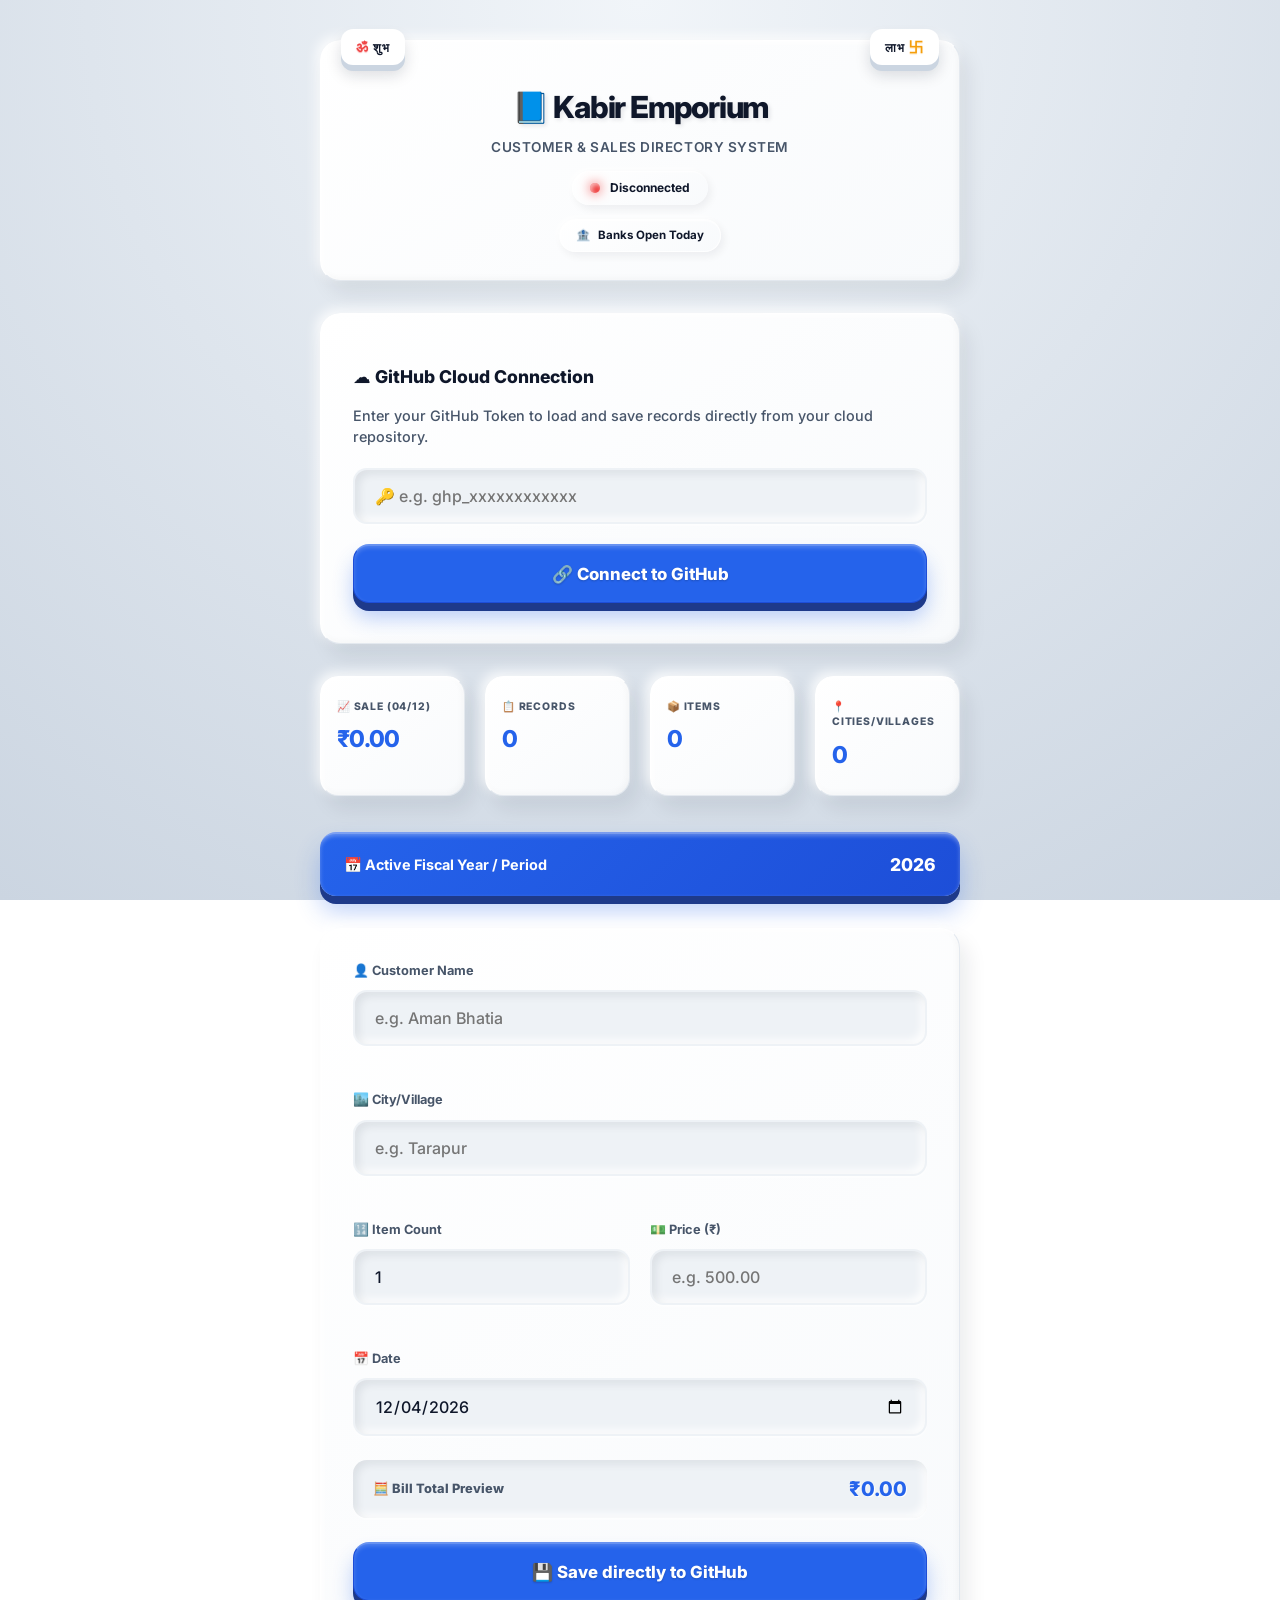
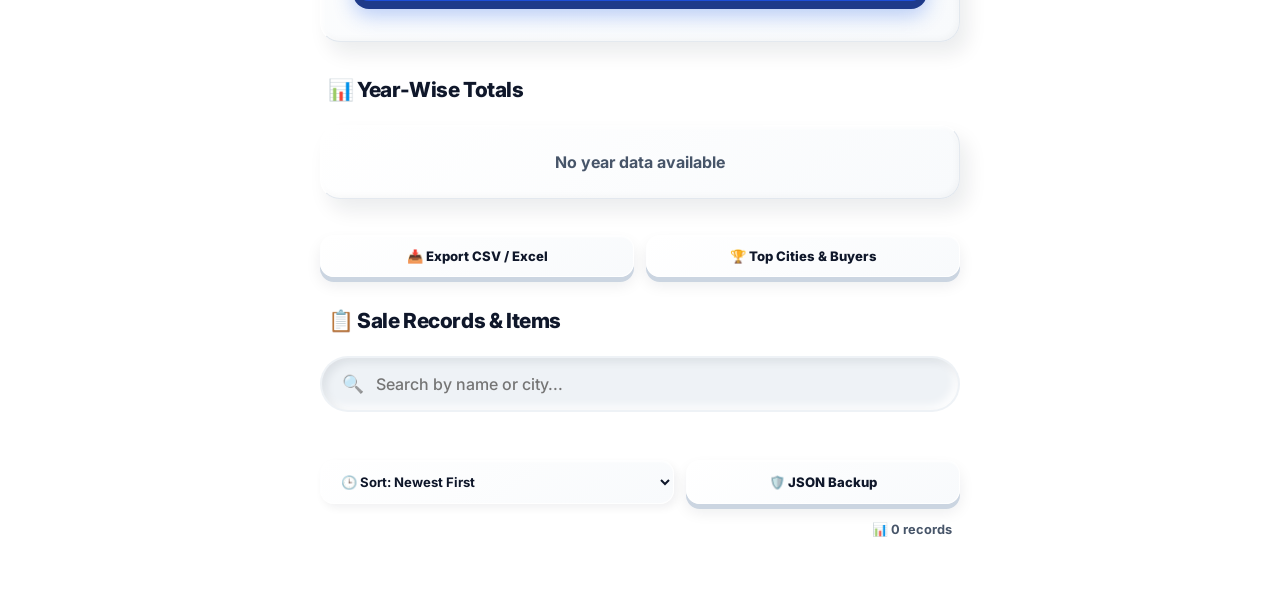
<file: gemini-code-1794797560302.html>
<!DOCTYPE html>
<html lang="en">
<head>
  <meta charset="UTF-8">
  <meta name="viewport" content="width=device-width, initial-scale=1.0">
  <meta name="description" content="Customer directory for Kabir Emporium">
  <title>Kabir Emporium Directory</title>
  <link rel="icon" href="data:image/svg+xml,<svg xmlns='http://www.w3.org/2000/svg' viewBox='0 0 100 100'><text y='.9em' font-size='90'>📘</text></svg>">
  <link rel="preconnect" href="https://fonts.googleapis.com">
  <link rel="preconnect" href="https://fonts.gstatic.com" crossorigin>
  <link href="https://fonts.googleapis.com/css2?family=Inter:wght@400;500;600;700;800&display=swap" rel="stylesheet">
  <style>
    :root {
      --bg-grad: radial-gradient(circle at 50% 0%, #f1f5f9 0%, #cbd5e1 100%);
      --surface-3d: linear-gradient(145deg, #ffffff, #f8fafc);
      --surface-hover-3d: linear-gradient(145deg, #ffffff, #f1f5f9);
      --text-main: #0f172a;
      --text-muted: #475569;
      --border-highlight: rgba(255, 255, 255, 0.9);
      --border-shadow: rgba(203, 213, 225, 0.5);
      --accent: #2563eb;
      --accent-hover: #1d4ed8;
      --accent-depth: #1e3a8a;
      --danger: #ef4444;
      --danger-depth: #991b1b;
      --success: #10b981;
      --warning: #f59e0b;
      --radius: 20px;
      --focus-ring: rgba(37, 99, 235, 0.25);

      /* 3D Shadows */
      --shadow-3d: 8px 12px 20px rgba(15, 23, 42, 0.08), -4px -4px 12px rgba(255, 255, 255, 0.8), inset 2px 2px 4px rgba(255, 255, 255, 1), inset -2px -2px 6px rgba(15, 23, 42, 0.03);
      --shadow-3d-hover: 12px 18px 28px rgba(15, 23, 42, 0.12), -6px -6px 16px rgba(255, 255, 255, 0.9), inset 2px 2px 4px rgba(255, 255, 255, 1), inset -2px -2px 6px rgba(15, 23, 42, 0.04);
      --shadow-pressed: inset 4px 4px 8px rgba(15, 23, 42, 0.08), inset -4px -4px 8px rgba(255, 255, 255, 0.9), 0 2px 2px rgba(255, 255, 255, 0.6);
      --transition-smooth: all 0.3s cubic-bezier(0.16, 1, 0.3, 1);
      --transition-spring: all 0.5s cubic-bezier(0.34, 1.56, 0.64, 1);
    }

    html { scroll-behavior: smooth; }
    *, *::before, *::after { box-sizing: border-box; }

    body {
      margin: 0;
      font-family: 'Inter', system-ui, -apple-system, BlinkMacSystemFont, sans-serif;
      background: var(--bg-grad);
      background-attachment: fixed;
      color: var(--text-main);
      padding: 40px 16px;
      line-height: 1.5;
      -webkit-font-smoothing: antialiased;
    }

    input, button, textarea, select { font-family: inherit; }

    .container {
      max-width: 640px;
      margin: 0 auto;
      perspective: 1500px;
      animation: fadeIn 0.6s var(--transition-smooth);
    }

    @keyframes fadeIn {
      from { opacity: 0; transform: translateY(20px) scale(0.98); }
      to { opacity: 1; transform: translateY(0) scale(1); }
    }

    /* 3D Core Card Style */
    .card-3d {
      background: var(--surface-3d);
      border-radius: var(--radius);
      box-shadow: var(--shadow-3d);
      border-top: 1px solid var(--border-highlight);
      border-left: 1px solid var(--border-highlight);
      border-right: 1px solid var(--border-shadow);
      border-bottom: 1px solid var(--border-shadow);
      transition: var(--transition-spring);
      position: relative;
    }

    .card-3d:hover {
      box-shadow: var(--shadow-3d-hover);
      transform: translateY(-4px);
    }

    /* Prevent form card from shifting/tilting on mobile tap so submit button never misses taps */
    .form-card-static:hover {
      transform: none;
      box-shadow: var(--shadow-3d-hover);
    }

    /* Brand Header Card */
    .brand-header-card {
      padding: 36px 28px 28px;
      margin-bottom: 32px;
      display: flex;
      flex-direction: column;
      align-items: center;
      text-align: center;
      gap: 14px;
    }

    /* 3D Shubh Labh */
    .shubh-labh-left, .shubh-labh-right {
      position: absolute;
      top: -12px;
      font-size: 0.75rem;
      font-weight: 800;
      color: var(--text-main);
      letter-spacing: 0.08em;
      background: #ffffff;
      padding: 6px 14px;
      border-radius: 12px;
      box-shadow: 0 6px 0 #cbd5e1, 0 10px 15px rgba(15, 23, 42, 0.15), inset 0 2px 2px rgba(255, 255, 255, 1);
      border: 1px solid rgba(255, 255, 255, 0.8);
      animation: float3D 3s infinite ease-in-out alternate;
    }

    .om-symbol { color: var(--danger); font-size: 0.9rem; text-shadow: 0 1px 1px rgba(239, 68, 68, 0.4); }
    .swastik-symbol { color: var(--warning); font-size: 0.9rem; text-shadow: 0 1px 1px rgba(245, 158, 11, 0.4); }
    .shubh-labh-left { left: 20px; animation-delay: 0s; }
    .shubh-labh-right { right: 20px; animation-delay: 1.5s; }

    @keyframes float3D {
      0% { transform: translateY(0) rotateZ(-2deg); }
      100% { transform: translateY(-8px) rotateZ(2deg); }
    }

    .brand-info {
      display: flex;
      flex-direction: column;
      align-items: center;
      gap: 6px;
      margin-top: 8px;
    }

    .brand-title {
      font-size: 1.9rem;
      font-weight: 800;
      letter-spacing: -0.04em;
      color: var(--text-main);
      margin: 0;
      display: flex;
      align-items: center;
      justify-content: center;
      gap: 12px;
      text-shadow: 2px 2px 4px rgba(15, 23, 42, 0.1);
    }

    .brand-subtitle {
      font-size: 0.85rem;
      font-weight: 600;
      color: var(--text-muted);
      letter-spacing: 0.04em;
      text-transform: uppercase;
    }

    /* 3D Sync Pill */
    .sync-pill {
      display: inline-flex;
      align-items: center;
      gap: 10px;
      background: var(--surface-3d);
      padding: 8px 18px;
      border-radius: 99px;
      font-size: 0.75rem;
      font-weight: 700;
      color: var(--text-main);
      box-shadow: 3px 4px 8px rgba(15, 23, 42, 0.06), -2px -2px 6px rgba(255, 255, 255, 0.8), inset 1px 1px 2px rgba(255, 255, 255, 1);
      transition: var(--transition-smooth);
      cursor: pointer;
    }

    .sync-pill:hover {
      transform: scale(1.05);
      box-shadow: 5px 6px 12px rgba(15, 23, 42, 0.1), -3px -3px 8px rgba(255, 255, 255, 0.9);
    }

    .status-dot {
      width: 10px;
      height: 10px;
      border-radius: 50%;
      background: var(--text-muted);
      box-shadow: inset 1px 1px 2px rgba(255, 255, 255, 0.5), inset -1px -1px 2px rgba(0, 0, 0, 0.2);
      transition: var(--transition-smooth);
    }

    .status-dot.active { background: var(--success); box-shadow: 0 0 12px var(--success), inset 2px 2px 4px rgba(255, 255, 255, 0.6); }
    .status-dot.error { background: var(--danger); box-shadow: 0 0 12px var(--danger), inset 2px 2px 4px rgba(255, 255, 255, 0.6); }
    .status-dot.syncing { background: var(--warning); box-shadow: 0 0 12px var(--warning), inset 2px 2px 4px rgba(255, 255, 255, 0.6); }

    /* 3D Bank Holiday Pill (Matches Sync Pill UI) */
    .bank-status-pill {
      display: inline-flex;
      align-items: center;
      gap: 8px;
      background: var(--surface-3d);
      padding: 7px 16px;
      border-radius: 99px;
      font-size: 0.72rem;
      font-weight: 700;
      color: var(--text-muted);
      box-shadow: 3px 4px 8px rgba(15, 23, 42, 0.06), -2px -2px 6px rgba(255, 255, 255, 0.8), inset 1px 1px 2px rgba(255, 255, 255, 1);
      border: 1px solid var(--border-highlight);
      transition: var(--transition-smooth);
    }
    .bank-status-pill.holiday { color: var(--danger); }
    .bank-status-pill.open { color: var(--text-main); }

    /* Layout Cards Margin */
    .card { padding: 32px; margin-bottom: 32px; }

    /* Chunky 3D Year Banner */
    .year-banner {
      background: linear-gradient(135deg, var(--accent), var(--accent-hover));
      color: #ffffff;
      padding: 18px 24px;
      border-radius: 16px;
      font-size: 0.9rem;
      font-weight: 700;
      display: flex;
      justify-content: space-between;
      align-items: center;
      margin-bottom: 32px;
      border-top: 2px solid rgba(255, 255, 255, 0.4);
      box-shadow: 0 8px 0 var(--accent-depth), 0 15px 25px rgba(37, 99, 235, 0.3), inset 0 2px 4px rgba(255, 255, 255, 0.3);
      transition: var(--transition-spring);
    }

    .year-banner:hover {
      transform: translateY(-4px);
      box-shadow: 0 12px 0 var(--accent-depth), 0 20px 30px rgba(37, 99, 235, 0.4), inset 0 2px 4px rgba(255, 255, 255, 0.4);
    }

    /* Dashboard 3D Grid */
    .dashboard {
      display: grid;
      grid-template-columns: repeat(4, 1fr);
      gap: 20px;
      margin-bottom: 36px;
    }

    .stat-item {
      display: flex;
      flex-direction: column;
      gap: 8px;
      padding: 22px 16px;
      border-radius: 18px;
    }

    .stat-label {
      font-size: 0.65rem;
      font-weight: 800;
      color: var(--text-muted);
      text-transform: uppercase;
      letter-spacing: 0.08em;
    }

    .stat-value {
      font-size: 1.45rem;
      font-weight: 800;
      letter-spacing: -0.03em;
      color: var(--accent);
      text-shadow: 1px 1px 0 rgba(255, 255, 255, 1);
    }

    @media (max-width: 480px) {
      .dashboard { grid-template-columns: 1fr 1fr; }
    }

    /* Year-Wise Breakdown Grid */
    .year-grid {
      display: grid;
      grid-template-columns: repeat(auto-fill, minmax(180px, 1fr));
      gap: 20px;
      margin-bottom: 36px;
    }

    .year-card {
      padding: 24px;
      display: flex;
      flex-direction: column;
      gap: 8px;
    }

    .year-card-title {
      font-size: 0.85rem;
      font-weight: 800;
      color: var(--text-muted);
      display: flex;
      justify-content: space-between;
      align-items: center;
    }

    .year-card-total {
      font-size: 1.35rem;
      font-weight: 800;
      letter-spacing: -0.02em;
      color: var(--text-main);
    }

    /* 3D Forms & Inputs (Carved Inset Effect) */
    .form-group { margin-bottom: 24px; }
    .form-group label {
      display: block;
      font-size: 0.8rem;
      font-weight: 700;
      color: var(--text-muted);
      margin-bottom: 10px;
      text-shadow: 1px 1px 0 rgba(255, 255, 255, 0.8);
    }

    .form-control {
      width: 100%;
      padding: 16px 20px;
      background: #eef2f6;
      border: 2px solid transparent;
      border-radius: 14px;
      font-size: 1rem;
      font-weight: 500;
      color: var(--text-main);
      box-shadow: var(--shadow-pressed);
      transition: var(--transition-smooth);
      outline: none;
      appearance: none;
    }

    .form-control:focus {
      background: #ffffff;
      border-color: var(--accent);
      box-shadow: inset 2px 2px 4px rgba(15, 23, 42, 0.04), 0 0 0 4px var(--focus-ring);
    }

    /* Live Total Preview Box inside Form (Carved Inset UI) */
    .live-total-box {
      background: #eef2f6;
      padding: 14px 20px;
      border-radius: 14px;
      display: flex;
      justify-content: space-between;
      align-items: center;
      margin-bottom: 16px;
      box-shadow: var(--shadow-pressed);
      font-weight: 800;
    }
    .live-total-box span:first-child { font-size: 0.8rem; color: var(--text-muted); }
    .live-total-box span:last-child { font-size: 1.25rem; color: var(--accent); text-shadow: 1px 1px 0 rgba(255, 255, 255, 1); }

    /* Chunky 3D Buttons */
    .btn {
      display: inline-block;
      width: 100%;
      padding: 18px;
      border-radius: 16px;
      font-size: 1.05rem;
      font-weight: 800;
      cursor: pointer;
      text-align: center;
      transition: transform 0.1s cubic-bezier(0.4, 0, 0.2, 1), box-shadow 0.1s cubic-bezier(0.4, 0, 0.2, 1);
      outline: none;
      touch-action: manipulation;
      user-select: none;
      -webkit-tap-highlight-color: transparent;
    }

    .btn-primary {
      background: var(--accent);
      color: #ffffff;
      border: 1px solid var(--accent-hover);
      border-top: 2px solid rgba(255, 255, 255, 0.3);
      box-shadow: 0 8px 0 var(--accent-depth), 0 15px 20px rgba(37, 99, 235, 0.3), inset 0 2px 4px rgba(255, 255, 255, 0.2);
      text-shadow: 0 1px 2px rgba(0, 0, 0, 0.2);
      margin-bottom: 8px;
    }

    .btn-primary:hover {
      transform: translateY(-2px);
      box-shadow: 0 10px 0 var(--accent-depth), 0 20px 25px rgba(37, 99, 235, 0.4), inset 0 2px 4px rgba(255, 255, 255, 0.3);
    }

    .btn-primary:active {
      transform: translateY(8px);
      box-shadow: 0 0px 0 var(--accent-depth), 0 2px 5px rgba(37, 99, 235, 0.4), inset 0 4px 6px rgba(0, 0, 0, 0.2);
      border-top: 1px solid transparent;
    }

    .btn-primary:disabled {
      opacity: 0.6;
      cursor: not-allowed;
      transform: translateY(8px);
      box-shadow: 0 0px 0 var(--accent-depth);
    }

    /* Quick Action Toolbar & Sort Bar (Matches 3D Surface Buttons) */
    .action-toolbar {
      display: flex;
      gap: 12px;
      margin-bottom: 24px;
      flex-wrap: wrap;
    }

    .btn-secondary-3d {
      flex: 1;
      min-width: 130px;
      background: var(--surface-3d);
      color: var(--text-main);
      border: 1px solid var(--border-highlight);
      padding: 12px 16px;
      border-radius: 14px;
      font-size: 0.82rem;
      font-weight: 800;
      cursor: pointer;
      display: inline-flex;
      align-items: center;
      justify-content: center;
      gap: 8px;
      box-shadow: 0 5px 0 #cbd5e1, 0 8px 15px rgba(15, 23, 42, 0.08), inset 1px 1px 2px rgba(255, 255, 255, 1);
      transition: var(--transition-spring);
      margin-bottom: 4px;
    }

    .btn-secondary-3d:hover {
      transform: translateY(-2px);
      color: var(--accent);
    }

    .btn-secondary-3d:active {
      transform: translateY(5px);
      box-shadow: 0 0 0 #cbd5e1, 0 2px 4px rgba(15, 23, 42, 0.1);
    }

    .filter-controls {
      display: flex;
      gap: 12px;
      margin-bottom: 16px;
    }

    .filter-select {
      flex: 1;
      padding: 12px 16px;
      border-radius: 14px;
      background: var(--surface-3d);
      border: 1px solid var(--border-highlight);
      font-size: 0.82rem;
      font-weight: 700;
      color: var(--text-main);
      box-shadow: 3px 4px 8px rgba(15, 23, 42, 0.06), -2px -2px 6px rgba(255, 255, 255, 0.8), inset 1px 1px 2px rgba(255, 255, 255, 1);
      cursor: pointer;
      outline: none;
    }

    /* Records Header Section */
    .records-section-header {
      display: flex;
      justify-content: space-between;
      align-items: center;
      margin-bottom: 20px;
      padding: 0 8px;
    }

    .records-title {
      font-size: 1.3rem;
      font-weight: 800;
      letter-spacing: -0.02em;
      text-shadow: 1px 1px 0 rgba(255, 255, 255, 0.8);
    }

    /* Search & Autocomplete Suggestions & Floating Cities */
    .search-wrapper { position: relative; margin-bottom: 12px; }
    .search-wrapper input { padding-left: 54px; border-radius: 99px; background: #eef2f6; }
    .search-icon {
      position: absolute;
      left: 22px;
      top: 50%;
      transform: translateY(-50%);
      opacity: 0.6;
      font-size: 1.1rem;
      transition: var(--transition-smooth);
    }
    .search-wrapper input:focus ~ .search-icon {
      opacity: 1;
      color: var(--accent);
      transform: translateY(-50%) scale(1.1);
    }

    /* Autocomplete Suggestions Dropdown */
    .suggestions-dropdown {
      position: absolute;
      top: calc(100% + 12px);
      left: 0;
      right: 0;
      background: var(--surface-3d);
      border-radius: 16px;
      box-shadow: var(--shadow-3d-hover);
      border: 1px solid var(--border-highlight);
      z-index: 100;
      max-height: 220px;
      overflow-y: auto;
      display: none;
      padding: 8px;
    }
    .suggestions-dropdown.active { display: block; animation: fadeIn 0.2s var(--transition-smooth); }
    .suggestion-item {
      padding: 14px 20px;
      font-size: 0.9rem;
      font-weight: 600;
      cursor: pointer;
      display: flex;
      justify-content: space-between;
      align-items: center;
      border-radius: 10px;
      transition: var(--transition-smooth);
    }
    .suggestion-item:hover { background: var(--bg-grad); color: var(--accent); transform: scale(0.98); }

    /* Hovering Cities Bar Below Search Bar */
    .hovering-cities-container {
      display: flex;
      gap: 12px;
      overflow-x: auto;
      padding: 8px 4px 16px 4px;
      margin-bottom: 12px;
      scrollbar-width: none;
    }
    .hovering-cities-container::-webkit-scrollbar { display: none; }

    .city-hover-pill {
      display: inline-flex;
      align-items: center;
      gap: 8px;
      background: var(--surface-3d);
      border: 1px solid var(--border-highlight);
      padding: 8px 18px;
      border-radius: 99px;
      font-size: 0.8rem;
      font-weight: 700;
      color: var(--text-muted);
      cursor: pointer;
      white-space: nowrap;
      box-shadow: 4px 6px 10px rgba(15, 23, 42, 0.06), -2px -2px 6px rgba(255, 255, 255, 0.8), inset 1px 1px 2px rgba(255, 255, 255, 1);
      transition: var(--transition-spring);
    }

    .city-hover-pill:hover, .city-hover-pill.active {
      background: var(--accent);
      color: #ffffff;
      border-color: var(--accent-hover);
      box-shadow: 0 6px 0 var(--accent-depth), 0 10px 15px rgba(37, 99, 235, 0.3), inset 0 2px 2px rgba(255, 255, 255, 0.3);
      transform: translateY(-4px);
    }

    .city-hover-pill:active {
      transform: translateY(2px);
      box-shadow: 0 0 0 var(--accent-depth), 0 2px 4px rgba(37, 99, 235, 0.3);
    }

    .showing-text {
      text-align: right;
      font-size: 0.8rem;
      font-weight: 700;
      color: var(--text-muted);
      margin-top: 0;
      margin-bottom: 20px;
      padding-right: 8px;
      text-shadow: 1px 1px 0 rgba(255, 255, 255, 0.8);
    }

    /* 3D Record Cards */
    .record-card { padding: 26px; margin-bottom: 20px; }
    .record-header { display: flex; justify-content: space-between; align-items: flex-start; margin-bottom: 16px; gap: 12px; }
    .record-name { font-weight: 800; font-size: 1.15rem; letter-spacing: -0.01em; color: var(--text-main); }
    .badge {
      background: var(--surface-hover-3d);
      color: var(--text-main);
      padding: 6px 14px;
      border-radius: 10px;
      font-size: 0.75rem;
      font-weight: 700;
      border: 1px solid var(--border-highlight);
      box-shadow: 2px 4px 8px rgba(15, 23, 42, 0.05), inset 1px 1px 2px rgba(255, 255, 255, 1);
    }
    .record-details {
      display: flex;
      justify-content: space-between;
      align-items: flex-end;
      margin-top: 20px;
      padding-top: 16px;
      border-top: 2px dashed rgba(15, 23, 42, 0.05);
    }
    .record-calc { font-size: 0.9rem; font-weight: 600; color: var(--text-muted); }
    .record-total {
      font-weight: 800;
      font-size: 1.4rem;
      letter-spacing: -0.02em;
      color: var(--accent);
      text-shadow: 1px 1px 0 rgba(255, 255, 255, 1);
    }

    /* 3D Icon Button */
    .record-actions { display: flex; gap: 8px; flex-shrink: 0; }
    .btn-icon {
      background: var(--surface-3d);
      border: 1px solid var(--border-highlight);
      color: var(--text-muted);
      cursor: pointer;
      padding: 10px;
      border-radius: 12px;
      box-shadow: 0 4px 0 #cbd5e1, 0 6px 10px rgba(15, 23, 42, 0.08), inset 1px 1px 2px rgba(255, 255, 255, 1);
      transition: var(--transition-spring);
      margin-bottom: 4px;
      display: inline-flex;
      align-items: center;
      justify-content: center;
    }
    .btn-icon:hover {
      color: var(--danger);
      transform: translateY(-2px);
      box-shadow: 0 6px 0 #cbd5e1, 0 10px 15px rgba(15, 23, 42, 0.1), inset 1px 1px 2px rgba(255, 255, 255, 1);
    }
    .btn-icon.edit:hover { color: var(--accent); }
    .btn-icon.whatsapp:hover { color: var(--success); }
    .btn-icon:active {
      transform: translateY(4px);
      box-shadow: 0 0 0 #cbd5e1, 0 2px 4px rgba(15, 23, 42, 0.1);
    }

    /* Settings Area */
    .settings-panel p { font-size: 0.9rem; font-weight: 500; color: var(--text-muted); margin-bottom: 20px; }

    /* Toast Notifications */
    #toast-container {
      position: fixed;
      bottom: 32px;
      left: 50%;
      transform: translateX(-50%);
      display: flex;
      flex-direction: column;
      gap: 12px;
      z-index: 9999;
      pointer-events: none;
    }
    .toast {
      background: var(--text-main);
      color: #ffffff;
      padding: 16px 32px;
      border-radius: 99px;
      font-size: 0.9rem;
      font-weight: 700;
      box-shadow: 0 10px 25px rgba(15, 23, 42, 0.3), inset 0 2px 4px rgba(255, 255, 255, 0.2);
      animation: toastEnter 0.4s cubic-bezier(0.34, 1.56, 0.64, 1);
      border-top: 1px solid rgba(255, 255, 255, 0.2);
      white-space: nowrap;
    }
    @keyframes toastEnter {
      from { opacity: 0; transform: translateY(40px) scale(0.9); }
      to { opacity: 1; transform: translateY(0) scale(1); }
    }

    /* Custom Confirm Modal */
    .modal-overlay {
      position: fixed;
      inset: 0;
      background: rgba(15, 23, 42, 0.5);
      backdrop-filter: blur(10px);
      display: none;
      place-items: center;
      z-index: 1000;
      opacity: 0;
      transition: opacity 0.4s var(--transition-smooth);
    }
    .modal-overlay.active { display: grid; opacity: 1; }
    .modal-content {
      background: var(--surface-3d);
      padding: 36px 32px;
      border-radius: 24px;
      width: 90%;
      max-width: 360px;
      text-align: center;
      box-shadow: 0 30px 60px rgba(15, 23, 42, 0.3), inset 2px 2px 4px rgba(255, 255, 255, 1);
      border: 1px solid var(--border-highlight);
      transform: scale(0.9) translateY(20px);
      transition: var(--transition-spring);
    }
    .modal-overlay.active .modal-content { transform: scale(1) translateY(0); }
    .modal-title { font-weight: 800; font-size: 1.3rem; margin-bottom: 12px; color: var(--text-main); }
    .modal-text { font-size: 0.9rem; font-weight: 500; color: var(--text-muted); margin-bottom: 32px; }
    .modal-actions { display: flex; gap: 16px; }
    .modal-btn {
      flex: 1;
      padding: 16px;
      border-radius: 14px;
      font-weight: 800;
      cursor: pointer;
      font-size: 0.95rem;
      transition: var(--transition-spring);
      margin-bottom: 6px;
    }
    .modal-btn-cancel {
      background: var(--surface-3d);
      color: var(--text-main);
      border: 1px solid var(--border-highlight);
      box-shadow: 0 6px 0 #cbd5e1, 0 8px 15px rgba(15, 23, 42, 0.1), inset 1px 1px 2px rgba(255, 255, 255, 1);
    }
    .modal-btn-cancel:active { transform: translateY(6px); box-shadow: 0 0 0 #cbd5e1, 0 2px 4px rgba(15, 23, 42, 0.1); }
    .modal-btn-danger {
      background: var(--danger);
      color: white;
      border: 1px solid var(--danger-depth);
      border-top: 1px solid rgba(255, 255, 255, 0.3);
      box-shadow: 0 6px 0 var(--danger-depth), 0 10px 15px rgba(239, 68, 68, 0.3), inset 0 2px 2px rgba(255, 255, 255, 0.3);
    }
    .modal-btn-danger:active { transform: translateY(6px); box-shadow: 0 0 0 var(--danger-depth), 0 2px 4px rgba(239, 68, 68, 0.3); }
  </style>
</head>
<body>
  <div class="container">
    <!-- Centered Brand Header Card with Corner Animated Shubh Labh -->
    <div class="card-3d brand-header-card">
      <span class="shubh-labh-left"><span class="om-symbol">ॐ</span> शुभ</span>
      <span class="shubh-labh-right">लाभ <span class="swastik-symbol">卐</span></span>
      <div class="brand-info">
        <h1 class="brand-title">📘 Kabir Emporium</h1>
        <span class="brand-subtitle">Customer & Sales Directory System</span>
      </div>
      <div class="sync-pill" onclick="toggleSettingsPanel()" title="Click to configure GitHub Token">
        <div id="status-dot" class="status-dot"></div>
        <span id="status-text">Connecting...</span>
      </div>
      <div id="bank-holiday-pill" class="bank-status-pill">
        <span id="bank-status-icon">🏦</span>
        <span id="bank-status-text">Checking Bank Status...</span>
      </div>
    </div>

    <!-- GitHub Settings -->
    <div id="settings-panel" class="card-3d card settings-panel form-card-static" style="display: none;">
      <h3 style="margin-bottom: 12px; font-size: 1.1rem; font-weight: 800;">☁️ GitHub Cloud Connection</h3>
      <p>Enter your GitHub Token to load and save records directly from your cloud repository.</p>
      <div class="form-group" style="margin-bottom: 20px;">
        <input type="password" id="gh-token" class="form-control" placeholder="🔑 e.g. ghp_xxxxxxxxxxxx">
      </div>
      <button type="button" class="btn btn-primary" onclick="saveToken()">🔗 Connect to GitHub</button>
    </div>

    <!-- Dashboard -->
    <div class="dashboard">
      <div class="card-3d stat-item">
        <span class="stat-label" id="stat-day-label">📈 Day Sale</span>
        <span class="stat-value" id="stat-day-sale">₹0.00</span>
      </div>
      <div class="card-3d stat-item">
        <span class="stat-label">📋 Records</span>
        <span class="stat-value" id="stat-records">0</span>
      </div>
      <div class="card-3d stat-item">
        <span class="stat-label">📦 Items</span>
        <span class="stat-value" id="stat-items">0</span>
      </div>
      <div class="card-3d stat-item">
        <span class="stat-label">📍 Cities/Villages</span>
        <span class="stat-value" id="stat-cities">0</span>
      </div>
    </div>

    <!-- Current Year Banner Above Form Box -->
    <div class="year-banner">
      <span>📅 Active Fiscal Year / Period</span>
      <span style="font-size: 1.1rem; font-weight: 800;" id="banner-year">2026</span>
    </div>

    <!-- Add / Edit Record Form -->
    <div class="card-3d card form-card-static">
      <form id="record-form">
        <input type="hidden" id="edit-record-id" value="">
        <div style="display: grid; grid-template-columns: 1fr 1fr; gap: 20px;">
          <div class="form-group" style="grid-column: span 2;">
            <label for="cust-name">👤 Customer Name</label>
            <input type="text" id="cust-name" list="customer-datalist" class="form-control" required placeholder="e.g. Aman Bhatia" oninput="autoFillCustomerCity()">
            <datalist id="customer-datalist"></datalist>
          </div>
          <div class="form-group" style="grid-column: span 2;">
            <label for="cust-city">🏙️ City/Village</label>
            <input type="text" id="cust-city" class="form-control" required placeholder="e.g. Tarapur">
          </div>
          <div class="form-group">
            <label for="cust-items">🔢 Item Count</label>
            <input type="number" id="cust-items" class="form-control" value="1" min="1" required>
          </div>
          <div class="form-group">
            <label for="cust-price">💵 Price (₹)</label>
            <input type="number" id="cust-price" class="form-control" step="0.01" min="0" required placeholder="e.g. 500.00">
          </div>
          <div class="form-group" style="grid-column: span 2;">
            <label for="cust-date">📅 Date</label>
            <input type="date" id="cust-date" class="form-control" required onchange="updateDashboard()">
          </div>
        </div>

        <div class="live-total-box">
          <span>🧮 Bill Total Preview</span>
          <span id="live-bill-total">₹0.00</span>
        </div>

        <button type="submit" class="btn btn-primary" id="save-btn" style="margin-top: 8px;">💾 Save directly to GitHub</button>
        <button type="button" class="btn-secondary-3d" id="cancel-edit-btn" style="display: none; width: 100%; margin-top: 10px;" onclick="cancelEditMode()">❌ Cancel Editing</button>
      </form>
    </div>

    <!-- Year-Wise Summary Section -->
    <div class="records-section-header">
      <div class="records-title">📊 Year-Wise Totals</div>
    </div>
    <div id="year-summary-container" class="year-grid"></div>

    <!-- Quick Action Toolbar -->
    <div class="action-toolbar">
      <button type="button" class="btn-secondary-3d" onclick="exportToCSV()">📥 Export CSV / Excel</button>
      <button type="button" class="btn-secondary-3d" onclick="showTopInsights()">🏆 Top Cities & Buyers</button>
    </div>

    <!-- Records Section Header -->
    <div class="records-section-header">
      <div class="records-title">📋 Sale Records & Items</div>
    </div>

    <!-- Search & Predictive Autocomplete Bar -->
    <div class="search-wrapper">
      <span class="search-icon">🔍</span>
      <input type="text" id="search-bar" class="form-control" placeholder="Search by name or city..." oninput="handleSearchInput()" autocomplete="off">
      <div id="search-suggestions" class="suggestions-dropdown"></div>
    </div>

    <!-- Hovering Cities Bar Below Search Bar -->
    <div id="hovering-cities" class="hovering-cities-container"></div>

    <!-- Sort & JSON Backup Controls -->
    <div class="filter-controls">
      <select id="sort-records" class="filter-select" onchange="renderRecords()">
        <option value="newest">🕒 Sort: Newest First</option>
        <option value="oldest">📅 Sort: Oldest First</option>
        <option value="highest">💰 Sort: Highest Amount</option>
        <option value="lowest">📉 Sort: Lowest Amount</option>
      </select>
      <button type="button" class="btn-secondary-3d" style="flex: 0.75; margin-bottom: 0;" onclick="downloadJsonBackup()">🛡️ JSON Backup</button>
    </div>

    <div class="showing-text" id="showing-count">📊 0 records</div>
    <div id="records-container"></div>
  </div>

  <!-- Toast Notifications -->
  <div id="toast-container"></div>

  <!-- Confirm Modal -->
  <div class="modal-overlay" id="confirm-modal">
    <div class="modal-content">
      <div class="modal-title">⚠️ Delete Record?</div>
      <div class="modal-text">This will immediately update and sync to GitHub.</div>
      <div class="modal-actions">
        <button type="button" class="modal-btn modal-btn-cancel" onclick="closeModal()">❌ Cancel</button>
        <button type="button" class="modal-btn modal-btn-danger" id="confirm-delete-btn">🗑️ Delete & Sync</button>
      </div>
    </div>
  </div>

  <script>
    const GITHUB_OWNER = 'playtv02';
    const GITHUB_REPO = 'Customer-directory';
    const FILE_PATH = 'data.json';
    let records = [];
    let fileSha = null;
    let deleteTargetId = null;

    function getLocalTodayDate() {
      const now = new Date();
      const offset = now.getTimezoneOffset() * 60000;
      return new Date(now.getTime() - offset).toISOString().split('T')[0];
    }

    document.addEventListener('DOMContentLoaded', () => {
      const todayStr = getLocalTodayDate();
      document.getElementById('cust-date').value = todayStr;
      document.getElementById('banner-year').textContent = new Date().getFullYear();

      document.getElementById('cust-items').addEventListener('input', updateLiveTotal);
      document.getElementById('cust-price').addEventListener('input', updateLiveTotal);

      checkBankHoliday();
      updateDashboard();
      checkTokenAndLoad();

      document.addEventListener('click', (e) => {
        if (!e.target.closest('.search-wrapper')) {
          document.getElementById('search-suggestions').classList.remove('active');
        }
      });
    });

    // Bank Holiday Checker (India Standard: Sundays, 2nd & 4th Saturdays + Fixed Holidays)
    function checkBankHoliday() {
      const now = new Date();
      const dayOfWeek = now.getDay();
      const dateOfMonth = now.getDate();
      const month = String(now.getMonth() + 1).padStart(2, '0');
      const day = String(dateOfMonth).padStart(2, '0');
      const mmdd = `${month}-${day}`;

      const fixedHolidays = {
        '01-26': 'Republic Day',
        '08-15': 'Independence Day',
        '10-02': 'Gandhi Jayanti',
        '12-25': 'Christmas Day'
      };

      const pill = document.getElementById('bank-holiday-pill');
      const icon = document.getElementById('bank-status-icon');
      const text = document.getElementById('bank-status-text');

      let holidayReason = null;

      if (fixedHolidays[mmdd]) {
        holidayReason = `Bank Holiday (${fixedHolidays[mmdd]})`;
      } else if (dayOfWeek === 0) {
        holidayReason = 'Bank Holiday (Sunday)';
      } else if (dayOfWeek === 6) {
        const weekOfMonth = Math.ceil(dateOfMonth / 7);
        if (weekOfMonth === 2 || weekOfMonth === 4) {
          holidayReason = `Bank Holiday (${weekOfMonth === 2 ? '2nd' : '4th'} Saturday)`;
        }
      }

      if (holidayReason) {
        pill.className = 'bank-status-pill holiday';
        icon.textContent = '🏛️';
        text.textContent = holidayReason;
      } else {
        pill.className = 'bank-status-pill open';
        icon.textContent = '🏦';
        text.textContent = 'Banks Open Today';
      }
    }

    // Live Bill Total Calculator
    function updateLiveTotal() {
      const items = parseFloat(document.getElementById('cust-items').value) || 0;
      const price = parseFloat(document.getElementById('cust-price').value) || 0;
      const total = items * price;
      document.getElementById('live-bill-total').textContent =
        `₹${total.toLocaleString(undefined, { minimumFractionDigits: 2, maximumFractionDigits: 2 })}`;
    }

    // Repeat Customer Autofill
    function populateCustomerDatalist() {
      const datalist = document.getElementById('customer-datalist');
      if (!datalist) return;
      const uniqueNames = [...new Set(records.map(r => r.name).filter(Boolean))];
      datalist.innerHTML = uniqueNames.map(name => `<option value="${name.replace(/"/g, '&quot;')}">`).join('');
    }

    function autoFillCustomerCity() {
      const typedName = document.getElementById('cust-name').value.trim().toLowerCase();
      if (!typedName) return;
      const match = records.find(r => r.name && r.name.toLowerCase() === typedName);
      if (match && match.city) {
        document.getElementById('cust-city').value = match.city;
      }
    }

    // Custom Toast function
    function showToast(message) {
      const container = document.getElementById('toast-container');
      const toast = document.createElement('div');
      toast.className = 'toast';
      toast.textContent = message;
      container.appendChild(toast);
      setTimeout(() => {
        toast.style.opacity = '0';
        toast.style.transform = 'translateY(40px) scale(0.9)';
        toast.style.transition = 'all 0.4s cubic-bezier(0.16, 1, 0.3, 1)';
        setTimeout(() => toast.remove(), 400);
      }, 3000);
    }

    function toggleSettingsPanel() {
      const panel = document.getElementById('settings-panel');
      panel.style.display = panel.style.display === 'none' ? 'block' : 'none';
    }

    // Custom Modal
    function openModal(id) {
      deleteTargetId = id;
      document.getElementById('confirm-modal').classList.add('active');
    }

    function closeModal() {
      deleteTargetId = null;
      document.getElementById('confirm-modal').classList.remove('active');
    }

    document.getElementById('confirm-delete-btn').addEventListener('click', async () => {
      if (deleteTargetId) {
        const previousRecords = records.slice();
        records = records.filter(r => r.id !== deleteTargetId);
        closeModal();
        updateDashboard();
        renderRecords();
        renderHoveringCities();
        populateCustomerDatalist();
        const saved = await pushDataToGitHub();
        if (!saved) {
          records = previousRecords;
          updateDashboard();
          renderRecords();
          renderHoveringCities();
          populateCustomerDatalist();
          return;
        }
        showToast('✅ Record deleted from GitHub');
      }
    });

    // UI Status
    function updateStatus(message, state) {
      document.getElementById('status-text').textContent = message;
      document.getElementById('status-dot').className = 'status-dot ' + state;
    }

    // GitHub Logic (Online Only)
    function checkTokenAndLoad() {
      const token = localStorage.getItem('ke_gh_token');
      if (!token) {
        document.getElementById('settings-panel').style.display = 'block';
        updateStatus('Disconnected', 'error');
      } else {
        document.getElementById('settings-panel').style.display = 'none';
        fetchDataFromGitHub();
      }
    }

    function saveToken() {
      const val = document.getElementById('gh-token').value.trim();
      if (val) {
        localStorage.setItem('ke_gh_token', val);
        checkTokenAndLoad();
        showToast('🔑 Token saved');
      } else {
        showToast('⚠️ Please enter a valid GitHub token');
      }
    }

    const encodeBase64 = str => btoa(unescape(encodeURIComponent(str)));
    const decodeBase64 = str => decodeURIComponent(escape(atob(str)));

    async function fetchDataFromGitHub() {
      updateStatus('Fetching cloud data...', 'syncing');
      const token = localStorage.getItem('ke_gh_token');
      try {
        const response = await fetch(`https://api.github.com/repos/${GITHUB_OWNER}/${GITHUB_REPO}/contents/${FILE_PATH}`, {
          headers: {
            'Authorization': `Bearer ${token}`,
            'Accept': 'application/vnd.github+json'
          },
          cache: 'no-store'
        });
        if (response.ok) {
          const data = await response.json();
          fileSha = data.sha;
          records = JSON.parse(decodeBase64(data.content));
          updateDashboard();
          renderRecords();
          renderHoveringCities();
          populateCustomerDatalist();
          updateStatus('Synced (Online)', 'active');
        } else if (response.status === 404) {
          records = [];
          updateDashboard();
          renderRecords();
          renderHoveringCities();
          populateCustomerDatalist();
          updateStatus('Ready (New File)', 'active');
        } else {
          throw new Error('Auth Error');
        }
      } catch (e) {
        updateStatus('Cloud Error', 'error');
        document.getElementById('settings-panel').style.display = 'block';
        showToast('❌ Failed to fetch from GitHub repository');
      }
    }

    async function pushDataToGitHub() {
      const token = localStorage.getItem('ke_gh_token');
      const saveBtn = document.getElementById('save-btn');
      if (!token) {
        const settings = document.getElementById('settings-panel');
        settings.style.display = 'block';
        settings.scrollIntoView({ behavior: 'smooth', block: 'center' });
        showToast('⚠️ GitHub token missing. Add your token above.');
        return false;
      }
      updateStatus('Syncing to GitHub...', 'syncing');
      if (saveBtn) {
        saveBtn.disabled = true;
        saveBtn.textContent = '⏳ Saving...';
      }
      try {
        const apiUrl = `https://api.github.com/repos/${GITHUB_OWNER}/${GITHUB_REPO}/contents/${FILE_PATH}`;
        const checkRes = await fetch(apiUrl, {
          headers: {
            'Authorization': `Bearer ${token}`,
            'Accept': 'application/vnd.github+json',
            'X-GitHub-Api-Version': '2022-11-28'
          },
          cache: 'no-store'
        });
        let latestSha = null;
        if (checkRes.ok) {
          latestSha = (await checkRes.json()).sha;
        } else if (checkRes.status !== 404) {
          const err = await checkRes.json().catch(() => ({}));
          throw new Error(err.message || `GitHub read error (${checkRes.status})`);
        }
        const body = {
          message: `Save customer records (${new Date().toLocaleString()})`,
          content: encodeBase64(JSON.stringify(records, null, 2))
        };
        if (latestSha) body.sha = latestSha;
        const response = await fetch(apiUrl, {
          method: 'PUT',
          headers: {
            'Authorization': `Bearer ${token}`,
            'Accept': 'application/vnd.github+json',
            'X-GitHub-Api-Version': '2022-11-28',
            'Content-Type': 'application/json'
          },
          body: JSON.stringify(body)
        });
        const result = await response.json().catch(() => ({}));
        if (!response.ok) throw new Error(result.message || `GitHub save error (${response.status})`);
        fileSha = result.content?.sha || latestSha;
        updateStatus('Synced (Online)', 'active');
        showToast('✅ Saved successfully to GitHub');
        return true;
      } catch (err) {
        updateStatus('Sync Failed', 'error');
        showToast('❌ Save failed: ' + (err.message || 'Check internet and GitHub token'));
        return false;
      } finally {
        if (saveBtn) {
          saveBtn.disabled = false;
          const isEditing = Boolean(document.getElementById('edit-record-id')?.value);
          saveBtn.textContent = isEditing ? '✏️ Update Record on GitHub' : '💾 Save directly to GitHub';
        }
      }
    }

    // Save & Edit Handler
    window.saveCustomerRecord = async function(event) {
      if (event) {
        event.preventDefault();
        event.stopPropagation();
      }
      const form = document.getElementById('record-form');
      if (!form) return;
      if (!form.checkValidity()) {
        form.reportValidity();
        showToast('⚠️ Please complete all required fields.');
        return;
      }
      const previousRecords = records.slice();
      const editId = document.getElementById('edit-record-id').value;

      const recordData = {
        id: editId || Date.now().toString(),
        name: document.getElementById('cust-name').value.trim(),
        city: document.getElementById('cust-city').value.trim(),
        items: parseInt(document.getElementById('cust-items').value, 10) || 1,
        price: parseFloat(document.getElementById('cust-price').value) || 0,
        date: document.getElementById('cust-date').value || getLocalTodayDate()
      };

      if (editId) {
        records = records.map(r => r.id === editId ? recordData : r);
      } else {
        records = [recordData, ...records];
      }

      const saved = await pushDataToGitHub();
      if (!saved) {
        records = previousRecords;
        return;
      }

      cancelEditMode();
      updateDashboard();
      renderRecords();
      renderHoveringCities();
      populateCustomerDatalist();
    };

    function startEditRecord(id) {
      const rec = records.find(r => r.id === id);
      if (!rec) return;

      document.getElementById('edit-record-id').value = rec.id;
      document.getElementById('cust-name').value = rec.name;
      document.getElementById('cust-city').value = rec.city;
      document.getElementById('cust-items').value = rec.items;
      document.getElementById('cust-price').value = rec.price;
      document.getElementById('cust-date').value = rec.date;
      updateLiveTotal();

      const saveBtn = document.getElementById('save-btn');
      saveBtn.textContent = '✏️ Update Record on GitHub';
      document.getElementById('cancel-edit-btn').style.display = 'inline-flex';

      document.getElementById('record-form').scrollIntoView({ behavior: 'smooth', block: 'center' });
      showToast(`✏️ Editing ${rec.name}`);
    }

    function cancelEditMode() {
      const form = document.getElementById('record-form');
      form.reset();
      document.getElementById('edit-record-id').value = '';
      document.getElementById('cust-items').value = 1;
      document.getElementById('cust-date').value = getLocalTodayDate();
      updateLiveTotal();

      const saveBtn = document.getElementById('save-btn');
      saveBtn.textContent = '💾 Save directly to GitHub';
      document.getElementById('cancel-edit-btn').style.display = 'none';
      updateDashboard();
    }

    document.getElementById('record-form').addEventListener('submit', function(event) {
      event.preventDefault();
      window.saveCustomerRecord(event);
    });

    // Predictive Search Input Handler & Autocomplete
    function handleSearchInput() {
      const query = document.getElementById('search-bar').value.trim().toLowerCase();
      renderRecords();
      renderHoveringCities();
      const dropdown = document.getElementById('search-suggestions');
      if (!query) {
        dropdown.classList.remove('active');
        dropdown.innerHTML = '';
        return;
      }
      const seen = new Set();
      const matchList = [];
      records.forEach(r => {
        if (r.name && r.name.toLowerCase().includes(query) && !seen.has('n:' + r.name.toLowerCase())) {
          seen.add('n:' + r.name.toLowerCase());
          matchList.push({ type: '👤 Customer', text: r.name });
        }
        if (r.city && r.city.toLowerCase().includes(query) && !seen.has('c:' + r.city.toLowerCase())) {
          seen.add('c:' + r.city.toLowerCase());
          matchList.push({ type: '🏙️ City', text: r.city });
        }
      });
      const topMatches = matchList.slice(0, 5);
      if (topMatches.length > 0) {
        dropdown.innerHTML = topMatches.map(m => `
          <div class="suggestion-item" onclick="selectSuggestion('${m.text.replace(/'/g, "\\'")}')">
            <span>${m.text}</span>
            <span style="font-size: 0.75rem; font-weight: 800; color: var(--text-muted);">${m.type}</span>
          </div>
        `).join('');
        dropdown.classList.add('active');
      } else {
        dropdown.classList.remove('active');
        dropdown.innerHTML = '';
      }
    }

    function selectSuggestion(val) {
      document.getElementById('search-bar').value = val;
      document.getElementById('search-suggestions').classList.remove('active');
      renderRecords();
      renderHoveringCities();
    }

    // Render Hovering City Pills
    function renderHoveringCities() {
      const container = document.getElementById('hovering-cities');
      const currentQuery = document.getElementById('search-bar').value.trim().toLowerCase();
      const citiesMap = {};
      records.forEach(r => {
        if (r.city) {
          const cityName = r.city.trim();
          const key = cityName.toLowerCase();
          if (!citiesMap[key]) citiesMap[key] = { name: cityName, count: 0 };
          citiesMap[key].count++;
        }
      });
      const uniqueCities = Object.values(citiesMap);
      if (uniqueCities.length === 0) {
        container.innerHTML = '';
        return;
      }
      container.innerHTML = `
        <div class="city-hover-pill ${currentQuery === '' ? 'active' : ''}" onclick="filterByCity('')">
          🌐 All Cities
        </div>
      ` + uniqueCities.map(c => `
        <div class="city-hover-pill ${currentQuery === c.name.toLowerCase() ? 'active' : ''}" onclick="filterByCity('${c.name.replace(/'/g, "\\'")}')">
          📍 ${c.name} <span style="opacity: 0.6; font-size: 0.7rem;">(${c.count})</span>
        </div>
      `).join('');
    }

    function filterByCity(cityName) {
      document.getElementById('search-bar').value = cityName;
      document.getElementById('search-suggestions').classList.remove('active');
      renderRecords();
      renderHoveringCities();
    }

    function renderRecords() {
      const query = document.getElementById('search-bar').value.toLowerCase();
      const container = document.getElementById('records-container');
      container.innerHTML = '';

      const filtered = records.filter(r =>
        (r.name && r.name.toLowerCase().includes(query)) ||
        (r.city && r.city.toLowerCase().includes(query))
      );

      const sortMode = document.getElementById('sort-records')?.value || 'newest';
      filtered.sort((a, b) => {
        if (sortMode === 'oldest') return (a.date || '').localeCompare(b.date || '');
        if (sortMode === 'highest') return (b.items * b.price) - (a.items * a.price);
        if (sortMode === 'lowest') return (a.items * a.price) - (b.items * b.price);
        return (b.date || '').localeCompare(a.date || '') || Number(b.id) - Number(a.id);
      });

      document.getElementById('showing-count').textContent = `📊 ${filtered.length} records`;
      if (filtered.length === 0) {
        container.innerHTML = `<div class="card-3d card" style="text-align: center; color: var(--text-muted); padding: 40px; font-weight: 700;">No matching records found</div>`;
        return;
      }

      filtered.forEach(r => {
        const total = (r.items * r.price).toFixed(2);
        const [y, m, d] = r.date ? r.date.split('-') : ['--', '--', '--'];
        const card = document.createElement('div');
        card.className = 'card-3d record-card';
        card.innerHTML = `
          <div class="record-header">
            <div>
              <div class="record-name">👤 ${r.name}</div>
              <div style="font-size: 0.8rem; font-weight: 600; color: var(--text-muted); margin-top: 4px;">📅 ${d}/${m}/${y}</div>
            </div>
            <div class="record-actions">
              <button type="button" class="btn-icon whatsapp" onclick="shareWhatsApp('${r.id}')" title="Share Receipt on WhatsApp">
                💬
              </button>
              <button type="button" class="btn-icon edit" onclick="startEditRecord('${r.id}')" title="Edit Record">
                ✏️
              </button>
              <button type="button" class="btn-icon" onclick="openModal('${r.id}')" title="Delete">
                <svg width="18" height="18" viewBox="0 0 24 24" fill="none" stroke="currentColor" stroke-width="2.5" stroke-linecap="round" stroke-linejoin="round"><polyline points="3 6 5 6 21 6"></polyline><path d="M19 6v14a2 2 0 0 1-2 2H7a2 2 0 0 1-2-2V6m3 0V4a2 2 0 0 1 2-2h4a2 2 0 0 1 2 2v2"></path></svg>
              </button>
            </div>
          </div>
          <span class="badge" style="cursor: pointer;" onclick="filterByCity('${r.city.replace(/'/g, "\\'")}')">📍 ${r.city}</span>
          <div class="record-details">
            <div class="record-calc">📦 ${r.items} × ₹${Number(r.price).toFixed(2)}</div>
            <div class="record-total">₹${Number(total).toLocaleString(undefined, { minimumFractionDigits: 2, maximumFractionDigits: 2 })}</div>
          </div>
        `;
        container.appendChild(card);
      });
    }

    function updateDashboard() {
      const selectedDate = document.getElementById('cust-date').value;
      let daySale = 0, totalItems = 0, cities = new Set();
      const yearMap = {};
      records.forEach(r => {
        if (r.date === selectedDate) {
          daySale += (r.items * r.price);
        }
        totalItems += r.items;
        if (r.city) cities.add(r.city.toLowerCase());
        const year = r.date ? r.date.split('-')[0] : 'Unknown';
        if (!yearMap[year]) {
          yearMap[year] = { sale: 0, count: 0, items: 0 };
        }
        yearMap[year].sale += (r.items * r.price);
        yearMap[year].count += 1;
        yearMap[year].items += r.items;
      });
      if (selectedDate) {
        const [y, m, d] = selectedDate.split('-');
        document.getElementById('stat-day-label').textContent = `📈 Sale (${d}/${m})`;
      } else {
        document.getElementById('stat-day-label').textContent = '📈 Day Sale';
      }
      document.getElementById('stat-day-sale').textContent = `₹${daySale.toLocaleString(undefined, { minimumFractionDigits: 2, maximumFractionDigits: 2 })}`;
      document.getElementById('stat-records').textContent = records.length;
      document.getElementById('stat-items').textContent = totalItems;
      document.getElementById('stat-cities').textContent = cities.size;
      renderYearSummary(yearMap);
    }

    function renderYearSummary(yearMap) {
      const container = document.getElementById('year-summary-container');
      container.innerHTML = '';
      const sortedYears = Object.keys(yearMap).sort((a, b) => b.localeCompare(a));
      if (sortedYears.length === 0) {
        container.innerHTML = `<div class="card-3d year-card" style="grid-column: 1 / -1; text-align: center; color: var(--text-muted); font-weight: 700;">No year data available</div>`;
        return;
      }
      sortedYears.forEach(year => {
        const data = yearMap[year];
        const card = document.createElement('div');
        card.className = 'card-3d year-card';
        card.innerHTML = `
          <div class="year-card-title">
            <span>📅 ${year}</span>
            <span style="font-size: 0.75rem; font-weight: 700; color: var(--text-muted);">${data.count} records</span>
          </div>
          <div class="year-card-total">₹${data.sale.toLocaleString(undefined, { minimumFractionDigits: 2, maximumFractionDigits: 2 })}</div>
          <div style="font-size: 0.8rem; font-weight: 600; color: var(--text-muted);">📦 ${data.items} items sold</div>
        `;
        container.appendChild(card);
      });
    }

    // Export all records to Excel-compatible CSV
    function exportToCSV() {
      if (records.length === 0) {
        showToast('⚠️ No records to export');
        return;
      }
      const headers = ['Date', 'Customer Name', 'City/Village', 'Items', 'Unit Price (INR)', 'Total (INR)'];
      const rows = records.map(r => [
        r.date,
        `"${(r.name || '').replace(/"/g, '""')}"`,
        `"${(r.city || '').replace(/"/g, '""')}"`,
        r.items,
        Number(r.price).toFixed(2),
        (r.items * r.price).toFixed(2)
      ]);

      const csvContent = '\uFEFF' + [headers.join(','), ...rows.map(e => e.join(','))].join('\n');
      const blob = new Blob([csvContent], { type: 'text/csv;charset=utf-8;' });
      const url = URL.createObjectURL(blob);
      const link = document.createElement('a');
      link.href = url;
      link.download = `Kabir_Emporium_Sales_${getLocalTodayDate()}.csv`;
      link.click();
      URL.revokeObjectURL(url);
      showToast('📥 CSV exported successfully');
    }

    // Share Formatted Receipt via WhatsApp
    function shareWhatsApp(id) {
      const r = records.find(rec => rec.id === id);
      if (!r) return;
      const total = (r.items * r.price).toLocaleString(undefined, { minimumFractionDigits: 2, maximumFractionDigits: 2 });
      const [y, m, d] = r.date ? r.date.split('-') : ['--', '--', '--'];

      const text = `*📘 Kabir Emporium - Sale Receipt*\n` +
                   `📅 Date: ${d}/${m}/${y}\n` +
                   `👤 Customer: ${r.name} (${r.city})\n` +
                   `📦 Items: ${r.items} × ₹${Number(r.price).toFixed(2)}\n` +
                   `💰 *Total Amount: ₹${total}*\n\n` +
                   `Thank you for shopping with us! 🙏`;

      window.open(`https://wa.me/?text=${encodeURIComponent(text)}`, '_blank');
    }

    // Top City & Top Buyer Toast Summary
    function showTopInsights() {
      if (records.length === 0) {
        showToast('⚠️ Add records first to see insights');
        return;
      }
      const cityTotals = {};
      const buyerTotals = {};

      records.forEach(r => {
        const amt = r.items * r.price;
        if (r.city) cityTotals[r.city] = (cityTotals[r.city] || 0) + amt;
        if (r.name) buyerTotals[r.name] = (buyerTotals[r.name] || 0) + amt;
      });

      const topCity = Object.entries(cityTotals).sort((a, b) => b[1] - a[1])[0];
      const topBuyer = Object.entries(buyerTotals).sort((a, b) => b[1] - a[1])[0];

      showToast(`🏆 Top City: ${topCity[0]} (₹${topCity[1].toLocaleString()}) | Top Buyer: ${topBuyer[0]}`);
    }

    // Download Raw JSON Backup
    function downloadJsonBackup() {
      if (records.length === 0) {
        showToast('⚠️ No data to backup');
        return;
      }
      const blob = new Blob([JSON.stringify(records, null, 2)], { type: 'application/json' });
      const url = URL.createObjectURL(blob);
      const a = document.createElement('a');
      a.href = url;
      a.download = `kabir_emporium_backup_${getLocalTodayDate()}.json`;
      a.click();
      URL.revokeObjectURL(url);
      showToast('🛡️ JSON backup downloaded');
    }
  </script>
</body>
</html>
</file>
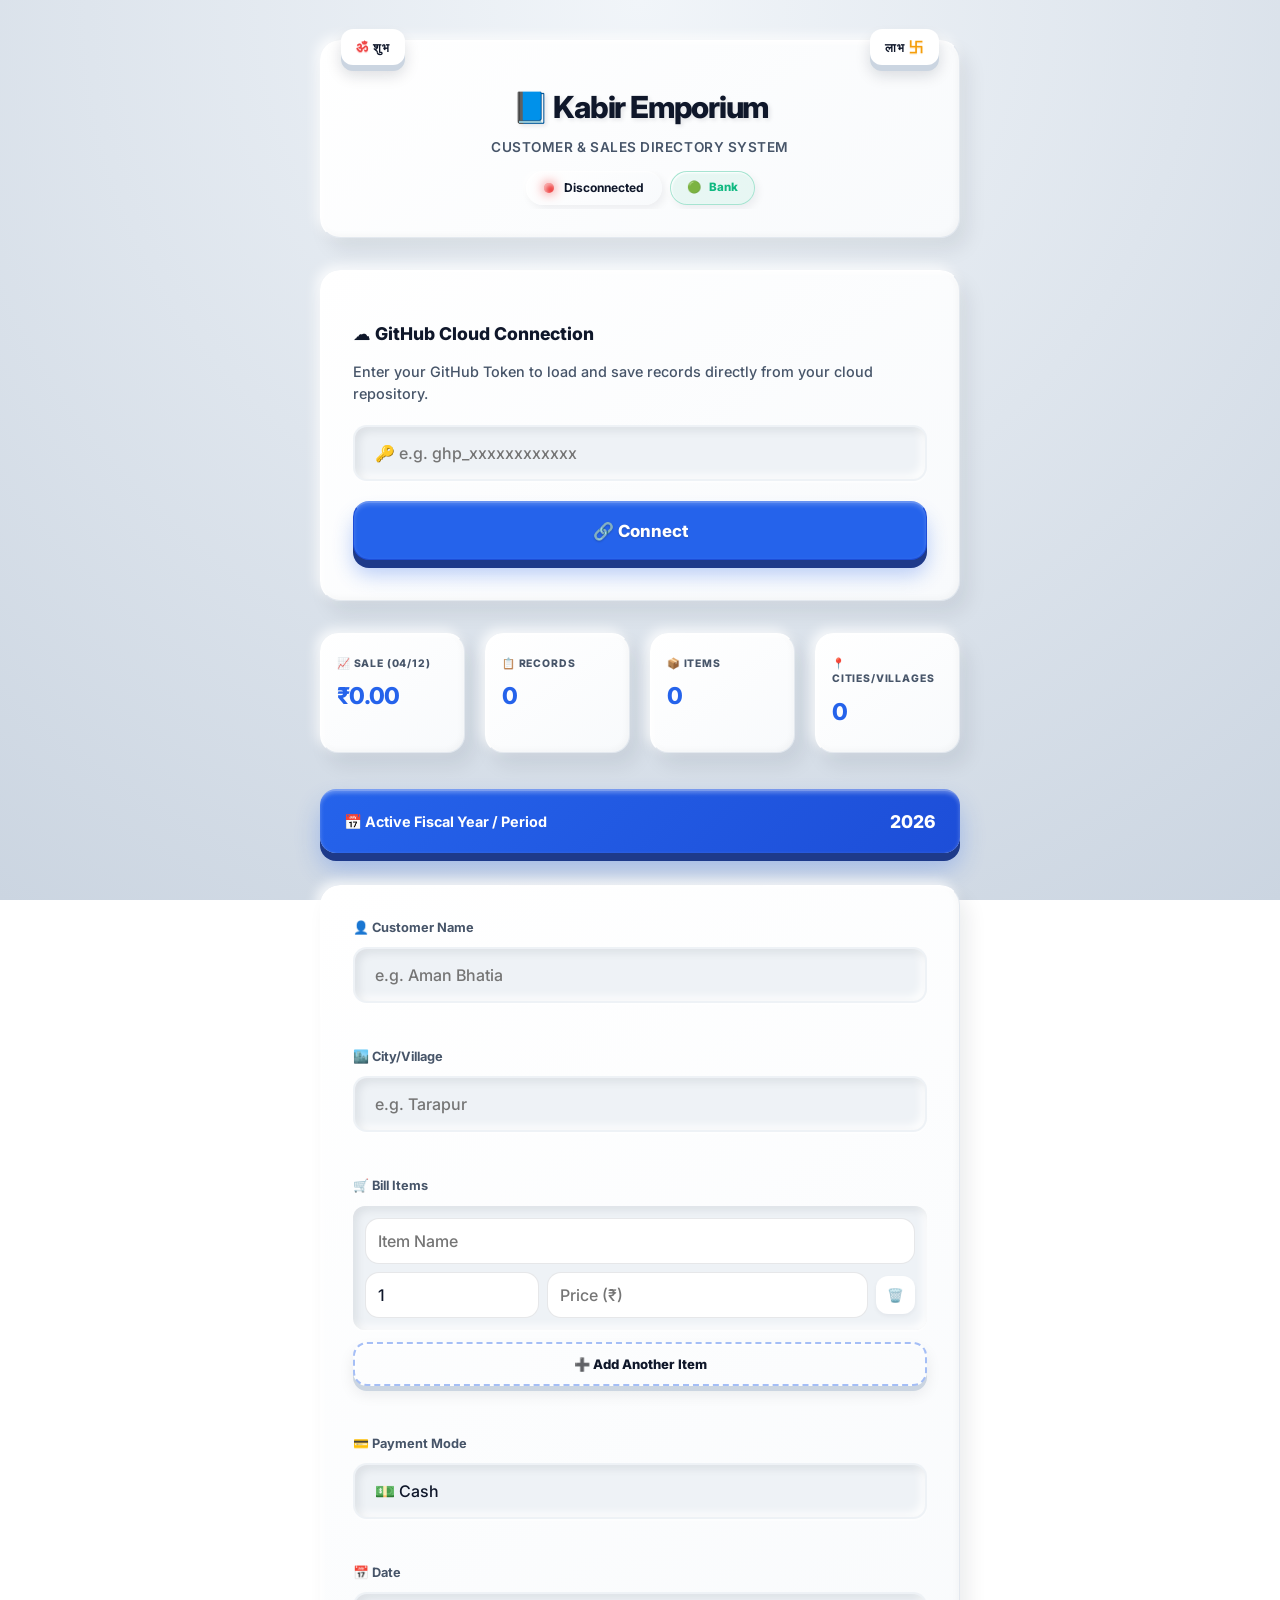
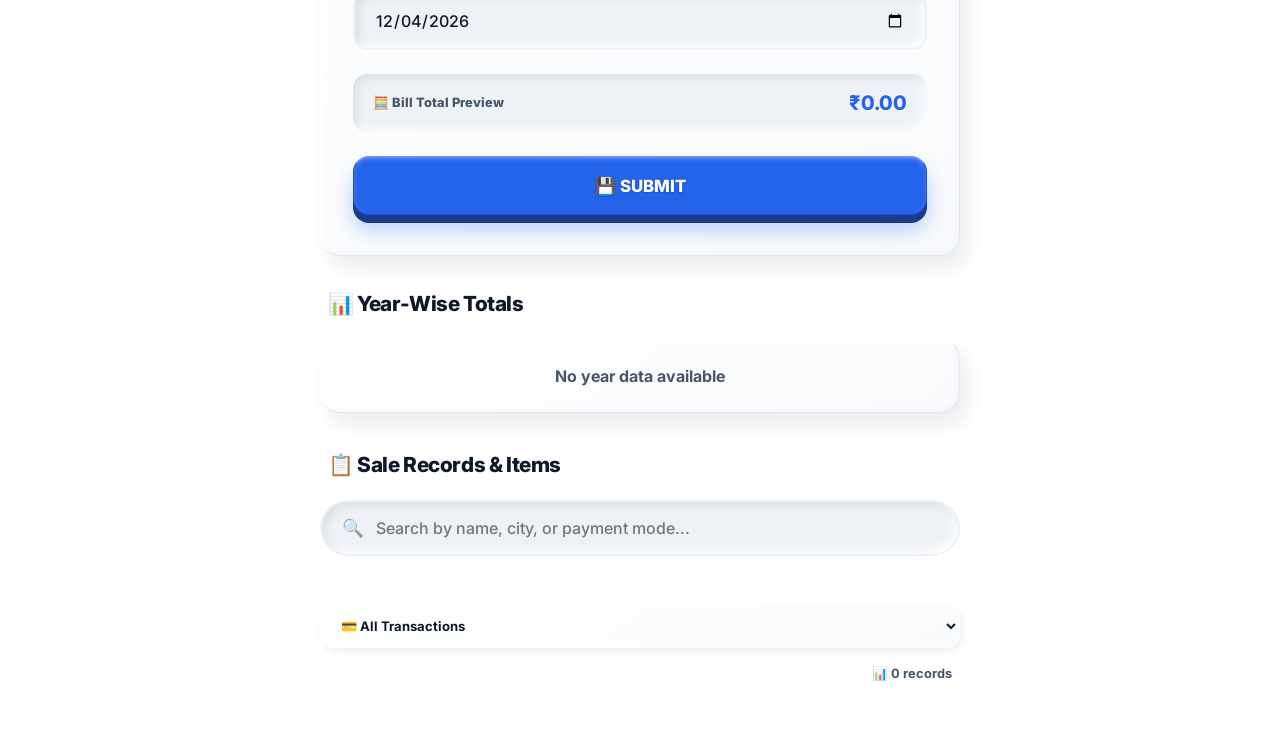
<file: go2-updated.html>
<!DOCTYPE html>
<html lang="en">
<head>
  <meta charset="UTF-8">
  <meta name="viewport" content="width=device-width, initial-scale=1.0">
  <meta name="description" content="Customer directory for Kabir Emporium">
  <title>Kabir Emporium Directory</title>
  <link rel="icon" href="data:image/svg+xml,<svg xmlns='http://www.w3.org/2000/svg' viewBox='0 0 100 100'><text y='.9em' font-size='90'>📘</text></svg>">
  <link rel="preconnect" href="https://fonts.googleapis.com">
  <link rel="preconnect" href="https://fonts.gstatic.com" crossorigin>
  <link href="https://fonts.googleapis.com/css2?family=Inter:wght@400;500;600;700;800&display=swap" rel="stylesheet">
  <style>
    :root {
      --bg-grad: radial-gradient(circle at 50% 0%, #f1f5f9 0%, #cbd5e1 100%);
      --surface-3d: linear-gradient(145deg, #ffffff, #f8fafc);
      --surface-hover-3d: linear-gradient(145deg, #ffffff, #f1f5f9);
      --text-main: #0f172a;
      --text-muted: #475569;
      --border-highlight: rgba(255, 255, 255, 0.9);
      --border-shadow: rgba(203, 213, 225, 0.5);
      --accent: #2563eb;
      --accent-hover: #1d4ed8;
      --accent-depth: #1e3a8a;
      --danger: #ef4444;
      --danger-depth: #991b1b;
      --success: #10b981;
      --warning: #f59e0b;
      --radius: 20px;
      --focus-ring: rgba(37, 99, 235, 0.25);
      /* 3D Shadows */
      --shadow-3d: 8px 12px 20px rgba(15, 23, 42, 0.08), -4px -4px 12px rgba(255, 255, 255, 0.8), inset 2px 2px 4px rgba(255, 255, 255, 1), inset -2px -2px 6px rgba(15, 23, 42, 0.03);
      --shadow-3d-hover: 12px 18px 28px rgba(15, 23, 42, 0.12), -6px -6px 16px rgba(255, 255, 255, 0.9), inset 2px 2px 4px rgba(255, 255, 255, 1), inset -2px -2px 6px rgba(15, 23, 42, 0.04);
      --shadow-pressed: inset 4px 4px 8px rgba(15, 23, 42, 0.08), inset -4px -4px 8px rgba(255, 255, 255, 0.9), 0 2px 2px rgba(255, 255, 255, 0.6);
      --transition-smooth: all 0.3s cubic-bezier(0.16, 1, 0.3, 1);
      --transition-spring: all 0.5s cubic-bezier(0.34, 1.56, 0.64, 1);
    }

    html { scroll-behavior: smooth; }
    *, *::before, *::after { box-sizing: border-box; }

    body {
      margin: 0;
      font-family: 'Inter', system-ui, -apple-system, BlinkMacSystemFont, sans-serif;
      background: var(--bg-grad);
      background-attachment: fixed;
      color: var(--text-main);
      padding: 40px 16px;
      line-height: 1.5;
      -webkit-font-smoothing: antialiased;
    }

    input, button, textarea, select { font-family: inherit; }

    .container {
      max-width: 640px;
      margin: 0 auto;
      perspective: 1500px;
      animation: fadeIn 0.6s var(--transition-smooth);
    }

    @keyframes fadeIn {
      from { opacity: 0; transform: translateY(20px) scale(0.98); }
      to { opacity: 1; transform: translateY(0) scale(1); }
    }

    /* 3D Core Card Style */
    .card-3d {
      background: var(--surface-3d);
      border-radius: var(--radius);
      box-shadow: var(--shadow-3d);
      border-top: 1px solid var(--border-highlight);
      border-left: 1px solid var(--border-highlight);
      border-right: 1px solid var(--border-shadow);
      border-bottom: 1px solid var(--border-shadow);
      transition: var(--transition-spring);
      position: relative;
    }

    .card-3d:hover {
      box-shadow: var(--shadow-3d-hover);
      transform: translateY(-4px);
    }

    .form-card-static:hover {
      transform: none;
      box-shadow: var(--shadow-3d-hover);
    }

    /* Brand Header Card */
    .brand-header-card {
      padding: 36px 28px 28px;
      margin-bottom: 32px;
      display: flex;
      flex-direction: column;
      align-items: center;
      text-align: center;
      gap: 14px;
    }

    /* 3D Shubh Labh */
    .shubh-labh-left, .shubh-labh-right {
      position: absolute;
      top: -12px;
      font-size: 0.75rem;
      font-weight: 800;
      color: var(--text-main);
      letter-spacing: 0.08em;
      background: #ffffff;
      padding: 6px 14px;
      border-radius: 12px;
      box-shadow: 0 6px 0 #cbd5e1, 0 10px 15px rgba(15, 23, 42, 0.15), inset 0 2px 2px rgba(255, 255, 255, 1);
      border: 1px solid rgba(255, 255, 255, 0.8);
      animation: float3D 3s infinite ease-in-out alternate;
    }

    .om-symbol { color: var(--danger); font-size: 0.9rem; text-shadow: 0 1px 1px rgba(239, 68, 68, 0.4); }
    .swastik-symbol { color: var(--warning); font-size: 0.9rem; text-shadow: 0 1px 1px rgba(245, 158, 11, 0.4); }
    .shubh-labh-left { left: 20px; animation-delay: 0s; }
    .shubh-labh-right { right: 20px; animation-delay: 1.5s; }

    @keyframes float3D {
      0% { transform: translateY(0) rotateZ(-2deg); }
      100% { transform: translateY(-8px) rotateZ(2deg); }
    }

    .brand-info { display: flex; flex-direction: column; align-items: center; gap: 6px; margin-top: 8px; }
    .brand-title {
      font-size: 1.9rem;
      font-weight: 800;
      letter-spacing: -0.04em;
      color: var(--text-main);
      margin: 0;
      display: flex;
      align-items: center;
      justify-content: center;
      gap: 12px;
      text-shadow: 2px 2px 4px rgba(15, 23, 42, 0.1);
    }

    .brand-subtitle {
      font-size: 0.85rem;
      font-weight: 600;
      color: var(--text-muted);
      letter-spacing: 0.04em;
      text-transform: uppercase;
    }

    /* 3D Sync Pill */
    .sync-pill {
      display: inline-flex;
      align-items: center;
      gap: 10px;
      background: var(--surface-3d);
      padding: 8px 18px;
      border-radius: 99px;
      font-size: 0.75rem;
      font-weight: 700;
      color: var(--text-main);
      box-shadow: 3px 4px 8px rgba(15, 23, 42, 0.06), -2px -2px 6px rgba(255, 255, 255, 0.8), inset 1px 1px 2px rgba(255, 255, 255, 1);
      transition: var(--transition-smooth);
      cursor: pointer;
    }

    .sync-pill:hover {
      transform: scale(1.05);
      box-shadow: 5px 6px 12px rgba(15, 23, 42, 0.1), -3px -3px 8px rgba(255, 255, 255, 0.9);
    }

    @keyframes blink-sync {
      0%, 100% { opacity: 1; }
      50% { opacity: 0.3; }
    }

    @keyframes pulse-green {
      0% { box-shadow: 0 0 0 0 rgba(16, 185, 129, 0.7), inset 2px 2px 4px rgba(255, 255, 255, 0.6); }
      70% { box-shadow: 0 0 0 10px rgba(16, 185, 129, 0), inset 2px 2px 4px rgba(255, 255, 255, 0.6); }
      100% { box-shadow: 0 0 0 0 rgba(16, 185, 129, 0), inset 2px 2px 4px rgba(255, 255, 255, 0.6); }
    }

    .status-dot {
      width: 10px;
      height: 10px;
      border-radius: 50%;
      background: var(--text-muted);
      box-shadow: inset 1px 1px 2px rgba(255, 255, 255, 0.5), inset -1px -1px 2px rgba(0, 0, 0, 0.2);
      transition: var(--transition-smooth);
    }

    .status-dot.active {
      background: var(--success);
      box-shadow: 0 0 12px var(--success), inset 2px 2px 4px rgba(255, 255, 255, 0.6);
      animation: pulse-green 2s infinite cubic-bezier(0.66, 0, 0, 1);
    }

    .status-dot.error {
      background: var(--danger);
      box-shadow: 0 0 12px var(--danger), inset 2px 2px 4px rgba(255, 255, 255, 0.6);
    }

    .status-dot.syncing {
      background: var(--warning);
      box-shadow: 0 0 12px var(--warning), inset 2px 2px 4px rgba(255, 255, 255, 0.6);
      animation: blink-sync 1.2s infinite ease-in-out;
    }

    /* Bank Holiday Pill - Updated */
    .bank-status-pill {
      display: inline-flex;
      align-items: center;
      gap: 8px;
      background: var(--surface-3d);
      padding: 7px 16px;
      border-radius: 99px;
      font-size: 0.72rem;
      font-weight: 800;
      color: var(--text-muted);
      box-shadow: 3px 4px 8px rgba(15, 23, 42, 0.06), -2px -2px 6px rgba(255, 255, 255, 0.8), inset 1px 1px 2px rgba(255, 255, 255, 1);
      border: 1px solid var(--border-highlight);
      transition: var(--transition-smooth);
    }

    .bank-status-pill.closed {
      color: var(--danger);
      background: rgba(239, 68, 68, 0.08);
      border-color: rgba(239, 68, 68, 0.3);
    }

    .bank-status-pill.open {
      color: var(--success);
      background: rgba(16, 185, 129, 0.08);
      border-color: rgba(16, 185, 129, 0.3);
    }

    .card { padding: 32px; margin-bottom: 32px; }

    /* Chunky 3D Year Banner */
    .year-banner {
      background: linear-gradient(135deg, var(--accent), var(--accent-hover));
      color: #ffffff;
      padding: 18px 24px;
      border-radius: 16px;
      font-size: 0.9rem;
      font-weight: 700;
      display: flex;
      justify-content: space-between;
      align-items: center;
      margin-bottom: 32px;
      border-top: 2px solid rgba(255, 255, 255, 0.4);
      box-shadow: 0 8px 0 var(--accent-depth), 0 15px 25px rgba(37, 99, 235, 0.3), inset 0 2px 4px rgba(255, 255, 255, 0.3);
      transition: var(--transition-spring);
    }

    .year-banner:hover {
      transform: translateY(-4px);
      box-shadow: 0 12px 0 var(--accent-depth), 0 20px 30px rgba(37, 99, 235, 0.4), inset 0 2px 4px rgba(255, 255, 255, 0.4);
    }

    /* Dashboard 3D Grid */
    .dashboard { display: grid; grid-template-columns: repeat(4, 1fr); gap: 20px; margin-bottom: 36px; }
    .stat-item { display: flex; flex-direction: column; gap: 8px; padding: 22px 16px; border-radius: 18px; }
    .stat-label { font-size: 0.65rem; font-weight: 800; color: var(--text-muted); text-transform: uppercase; letter-spacing: 0.08em; }
    .stat-value { font-size: 1.45rem; font-weight: 800; letter-spacing: -0.03em; color: var(--accent); text-shadow: 1px 1px 0 rgba(255, 255, 255, 1); }

    @media (max-width: 480px) {
      .dashboard { grid-template-columns: 1fr 1fr; }
    }

    /* Year-Wise Breakdown Grid */
    .year-grid { display: grid; grid-template-columns: repeat(auto-fill, minmax(180px, 1fr)); gap: 20px; margin-bottom: 36px; }
    .year-card { padding: 24px; display: flex; flex-direction: column; gap: 8px; }
    .year-card-title { font-size: 0.85rem; font-weight: 800; color: var(--text-muted); display: flex; justify-content: space-between; align-items: center; }
    .year-card-total { font-size: 1.35rem; font-weight: 800; letter-spacing: -0.02em; color: var(--text-main); }

    /* 3D Forms & Inputs */
    .form-group { margin-bottom: 24px; }
    .form-group label {
      display: block;
      font-size: 0.8rem;
      font-weight: 700;
      color: var(--text-muted);
      margin-bottom: 10px;
      text-shadow: 1px 1px 0 rgba(255, 255, 255, 0.8);
    }

    .form-control {
      width: 100%;
      padding: 16px 20px;
      background: #eef2f6;
      border: 2px solid transparent;
      border-radius: 14px;
      font-size: 1rem;
      font-weight: 500;
      color: var(--text-main);
      box-shadow: var(--shadow-pressed);
      transition: var(--transition-smooth);
      outline: none;
      appearance: none;
    }

    .form-control:focus {
      background: #ffffff;
      border-color: var(--accent);
      box-shadow: inset 2px 2px 4px rgba(15, 23, 42, 0.04), 0 0 0 4px var(--focus-ring);
    }

    /* Live Total Preview Box */
    .live-total-box {
      background: #eef2f6;
      padding: 14px 20px;
      border-radius: 14px;
      display: flex;
      justify-content: space-between;
      align-items: center;
      margin-bottom: 16px;
      box-shadow: var(--shadow-pressed);
      font-weight: 800;
    }

    .live-total-box span:first-child { font-size: 0.8rem; color: var(--text-muted); }
    .live-total-box span:last-child { font-size: 1.25rem; color: var(--accent); text-shadow: 1px 1px 0 rgba(255, 255, 255, 1); }

    /* Chunky 3D Buttons */
    .btn {
      display: inline-block;
      width: 100%;
      padding: 18px;
      border-radius: 16px;
      font-size: 1.05rem;
      font-weight: 800;
      cursor: pointer;
      text-align: center;
      transition: transform 0.1s cubic-bezier(0.4, 0, 0.2, 1), box-shadow 0.1s cubic-bezier(0.4, 0, 0.2, 1);
      outline: none;
      touch-action: manipulation;
      user-select: none;
      -webkit-tap-highlight-color: transparent;
    }

    .btn-primary {
      background: var(--accent);
      color: #ffffff;
      border: 1px solid var(--accent-hover);
      border-top: 2px solid rgba(255, 255, 255, 0.3);
      box-shadow: 0 8px 0 var(--accent-depth), 0 15px 20px rgba(37, 99, 235, 0.3), inset 0 2px 4px rgba(255, 255, 255, 0.2);
      text-shadow: 0 1px 2px rgba(0, 0, 0, 0.2);
      margin-bottom: 8px;
    }

    .btn-primary:hover {
      transform: translateY(-2px);
      box-shadow: 0 10px 0 var(--accent-depth), 0 20px 25px rgba(37, 99, 235, 0.4), inset 0 2px 4px rgba(255, 255, 255, 0.3);
    }

    .btn-primary:active {
      transform: translateY(8px);
      box-shadow: 0 0px 0 var(--accent-depth), 0 2px 5px rgba(37, 99, 235, 0.4), inset 0 4px 6px rgba(0, 0, 0, 0.2);
      border-top: 1px solid transparent;
    }

    .btn-primary:disabled {
      opacity: 0.6;
      cursor: not-allowed;
      transform: translateY(8px);
      box-shadow: 0 0px 0 var(--accent-depth);
    }

    .btn-secondary-3d {
      flex: 1;
      min-width: 130px;
      background: var(--surface-3d);
      color: var(--text-main);
      border: 1px solid var(--border-highlight);
      padding: 12px 16px;
      border-radius: 14px;
      font-size: 0.82rem;
      font-weight: 800;
      cursor: pointer;
      display: inline-flex;
      align-items: center;
      justify-content: center;
      gap: 8px;
      box-shadow: 0 5px 0 #cbd5e1, 0 8px 15px rgba(15, 23, 42, 0.08), inset 1px 1px 2px rgba(255, 255, 255, 1);
      transition: var(--transition-spring);
      margin-bottom: 4px;
    }

    .btn-secondary-3d:hover { transform: translateY(-2px); color: var(--accent); }
    .btn-secondary-3d:active { transform: translateY(5px); box-shadow: 0 0 0 #cbd5e1, 0 2px 4px rgba(15, 23, 42, 0.1); }

    .filter-controls {
      display: flex;
      gap: 12px;
      margin-bottom: 16px;
      flex-wrap: wrap;
      width: 100%;
    }

    .filter-select {
      flex: 1;
      min-width: 220px;
      width: 100%;
      max-width: 100%;
      padding: 12px 16px;
      border-radius: 14px;
      background: var(--surface-3d);
      border: 1px solid var(--border-highlight);
      font-size: 0.82rem;
      font-weight: 700;
      color: var(--text-main);
      box-shadow: 3px 4px 8px rgba(15, 23, 42, 0.06), -2px -2px 6px rgba(255, 255, 255, 0.8), inset 1px 1px 2px rgba(255, 255, 255, 1);
      cursor: pointer;
      outline: none;
      box-sizing: border-box;
      text-overflow: ellipsis;
    }

    .records-section-header { display: flex; justify-content: space-between; align-items: center; margin-bottom: 20px; padding: 0 8px; }
    .records-title { font-size: 1.3rem; font-weight: 800; letter-spacing: -0.02em; text-shadow: 1px 1px 0 rgba(255, 255, 255, 0.8); }

    /* Search & Autocomplete */
    .search-wrapper { position: relative; margin-bottom: 12px; }
    .search-wrapper input { padding-left: 54px; border-radius: 99px; background: #eef2f6; }
    .search-icon { position: absolute; left: 22px; top: 50%; transform: translateY(-50%); opacity: 0.6; font-size: 1.1rem; transition: var(--transition-smooth); }
    .search-wrapper input:focus ~ .search-icon { opacity: 1; color: var(--accent); transform: translateY(-50%) scale(1.1); }

    .suggestions-dropdown {
      position: absolute;
      top: calc(100% + 12px);
      left: 0;
      right: 0;
      background: var(--surface-3d);
      border-radius: 16px;
      box-shadow: var(--shadow-3d-hover);
      border: 1px solid var(--border-highlight);
      z-index: 100;
      max-height: 220px;
      overflow-y: auto;
      display: none;
      padding: 8px;
    }

    .suggestions-dropdown.active { display: block; animation: fadeIn 0.2s var(--transition-smooth); }
    .suggestion-item {
      padding: 14px 20px;
      font-size: 0.9rem;
      font-weight: 600;
      cursor: pointer;
      display: flex;
      justify-content: space-between;
      align-items: center;
      border-radius: 10px;
      transition: var(--transition-smooth);
    }

    .suggestion-item:hover { background: var(--bg-grad); color: var(--accent); transform: scale(0.98); }

    /* Hovering Cities Bar */
    .hovering-cities-container { display: flex; gap: 12px; overflow-x: auto; padding: 8px 4px 16px 4px; margin-bottom: 12px; scrollbar-width: none; }
    .hovering-cities-container::-webkit-scrollbar { display: none; }

    .city-hover-pill {
      display: inline-flex;
      align-items: center;
      gap: 8px;
      background: var(--surface-3d);
      border: 1px solid var(--border-highlight);
      padding: 8px 18px;
      border-radius: 99px;
      font-size: 0.8rem;
      font-weight: 700;
      color: var(--text-muted);
      cursor: pointer;
      white-space: nowrap;
      box-shadow: 4px 6px 10px rgba(15, 23, 42, 0.06), -2px -2px 6px rgba(255, 255, 255, 0.8), inset 1px 1px 2px rgba(255, 255, 255, 1);
      transition: var(--transition-spring);
    }

    .city-hover-pill:hover, .city-hover-pill.active {
      background: var(--accent);
      color: #ffffff;
      border-color: var(--accent-hover);
      box-shadow: 0 6px 0 var(--accent-depth), 0 10px 15px rgba(37, 99, 235, 0.3), inset 0 2px 2px rgba(255, 255, 255, 0.3);
      transform: translateY(-4px);
    }

    .showing-text { text-align: right; font-size: 0.8rem; font-weight: 700; color: var(--text-muted); margin-top: 0; margin-bottom: 20px; padding-right: 8px; text-shadow: 1px 1px 0 rgba(255, 255, 255, 0.8); }

    /* Record Cards */
    .record-card { padding: 26px; margin-bottom: 20px; }
    .record-header { display: flex; justify-content: space-between; align-items: flex-start; margin-bottom: 16px; gap: 12px; }
    .record-name { font-weight: 800; font-size: 1.15rem; letter-spacing: -0.01em; color: var(--text-main); }

    .badge {
      background: var(--surface-hover-3d);
      color: var(--text-main);
      padding: 6px 14px;
      border-radius: 10px;
      font-size: 0.75rem;
      font-weight: 700;
      border: 1px solid var(--border-highlight);
      box-shadow: 2px 4px 8px rgba(15, 23, 42, 0.05), inset 1px 1px 2px rgba(255, 255, 255, 1);
    }

    .record-details { display: flex; justify-content: space-between; align-items: flex-end; margin-top: 16px; padding-top: 16px; border-top: 2px dashed rgba(15, 23, 42, 0.05); }
    .record-calc { font-size: 0.9rem; font-weight: 600; color: var(--text-muted); }
    .record-total { font-weight: 800; font-size: 1.4rem; letter-spacing: -0.02em; color: var(--accent); text-shadow: 1px 1px 0 rgba(255, 255, 255, 1); }

    .record-actions { display: flex; gap: 8px; flex-shrink: 0; }
    .btn-icon {
      background: var(--surface-3d);
      border: 1px solid var(--border-highlight);
      color: var(--text-muted);
      cursor: pointer;
      padding: 10px;
      border-radius: 12px;
      box-shadow: 0 4px 0 #cbd5e1, 0 6px 10px rgba(15, 23, 42, 0.08), inset 1px 1px 2px rgba(255, 255, 255, 1);
      transition: var(--transition-spring);
      margin-bottom: 4px;
      display: inline-flex;
      align-items: center;
      justify-content: center;
    }

    .btn-icon:hover { color: var(--danger); transform: translateY(-2px); box-shadow: 0 6px 0 #cbd5e1, 0 10px 15px rgba(15, 23, 42, 0.1), inset 1px 1px 2px rgba(255, 255, 255, 1); }
    .btn-icon.edit:hover { color: var(--accent); }

    .settings-panel p { font-size: 0.9rem; font-weight: 500; color: var(--text-muted); margin-bottom: 20px; }

    /* Toast Notifications */
    #toast-container { position: fixed; bottom: 32px; left: 50%; transform: translateX(-50%); display: flex; flex-direction: column; gap: 12px; z-index: 9999; pointer-events: none; }
    .toast {
      background: var(--text-main);
      color: #ffffff;
      padding: 16px 32px;
      border-radius: 99px;
      font-size: 0.9rem;
      font-weight: 700;
      box-shadow: 0 10px 25px rgba(15, 23, 42, 0.3), inset 0 2px 4px rgba(255, 255, 255, 0.2);
      animation: toastEnter 0.4s cubic-bezier(0.34, 1.56, 0.64, 1);
      border-top: 1px solid rgba(255, 255, 255, 0.2);
      white-space: nowrap;
    }

    @keyframes toastEnter {
      from { opacity: 0; transform: translateY(40px) scale(0.9); }
      to { opacity: 1; transform: translateY(0) scale(1); }
    }

    /* Custom Confirm Modal */
    .modal-overlay { position: fixed; inset: 0; background: rgba(15, 23, 42, 0.5); backdrop-filter: blur(10px); display: none; place-items: center; z-index: 1000; opacity: 0; transition: opacity 0.4s var(--transition-smooth); }
    .modal-overlay.active { display: grid; opacity: 1; }
    .modal-content {
      background: var(--surface-3d);
      padding: 36px 32px;
      border-radius: 24px;
      width: 90%;
      max-width: 360px;
      text-align: center;
      box-shadow: 0 30px 60px rgba(15, 23, 42, 0.3), inset 2px 2px 4px rgba(255, 255, 255, 1);
      border: 1px solid var(--border-highlight);
      transform: scale(0.9) translateY(20px);
      transition: var(--transition-spring);
    }

    .modal-overlay.active .modal-content { transform: scale(1) translateY(0); }
    .modal-title { font-weight: 800; font-size: 1.3rem; margin-bottom: 12px; color: var(--text-main); }
    .modal-text { font-size: 0.9rem; font-weight: 500; color: var(--text-muted); margin-bottom: 32px; }
    .modal-actions { display: flex; gap: 16px; }
    .modal-btn { flex: 1; padding: 16px; border-radius: 14px; font-weight: 800; cursor: pointer; font-size: 0.95rem; transition: var(--transition-spring); margin-bottom: 6px; }
    .modal-btn-cancel { background: var(--surface-3d); color: var(--text-main); border: 1px solid var(--border-highlight); box-shadow: 0 6px 0 #cbd5e1, 0 8px 15px rgba(15, 23, 42, 0.1), inset 1px 1px 2px rgba(255, 255, 255, 1); }
    .modal-btn-danger { background: var(--danger); color: white; border: 1px solid var(--danger-depth); border-top: 1px solid rgba(255, 255, 255, 0.3); box-shadow: 0 6px 0 var(--danger-depth), 0 10px 15px rgba(239, 68, 68, 0.3), inset 0 2px 2px rgba(255, 255, 255, 0.3); }
  </style>
</head>
<body>
  <div class="container">
    <!-- Brand Header Card -->
    <div class="card-3d brand-header-card">
      <span class="shubh-labh-left"><span class="om-symbol">ॐ</span> शुभ</span>
      <span class="shubh-labh-right">लाभ <span class="swastik-symbol">卐</span></span>
      <div class="brand-info">
        <h1 class="brand-title">📘 Kabir Emporium</h1>
        <span class="brand-subtitle">Customer & Sales Directory System</span>
      </div>
      <!-- Pill Container for forced same-line layout -->
      <div style="display: flex; gap: 8px; justify-content: center; align-items: center; flex-wrap: nowrap; width: 100%; overflow-x: auto; padding-bottom: 4px;">
        <div class="sync-pill" onclick="toggleSettingsPanel()" title="Click to configure GitHub Token" style="white-space: nowrap;">
          <div id="status-dot" class="status-dot"></div>
          <span id="status-text">Connecting...</span>
        </div>
        <div id="bank-holiday-pill" class="bank-status-pill" style="white-space: nowrap;">
          <span id="bank-status-icon">🏦</span>
          <span id="bank-status-text">Checking Bank Status...</span>
        </div>
      </div>
    </div>

    <!-- GitHub Settings Panel -->
    <div id="settings-panel" class="card-3d card settings-panel form-card-static" style="display: none;">
      <h3 style="margin-bottom: 12px; font-size: 1.1rem; font-weight: 800;">☁️ GitHub Cloud Connection</h3>
      <p>Enter your GitHub Token to load and save records directly from your cloud repository.</p>
      <div class="form-group" style="margin-bottom: 20px;">
        <input type="password" id="gh-token" class="form-control" placeholder="🔑 e.g. ghp_xxxxxxxxxxxx">
      </div>
      <button type="button" class="btn btn-primary" onclick="saveToken()">🔗 Connect</button>
    </div>

    <!-- Dashboard -->
    <div class="dashboard">
      <div class="card-3d stat-item">
        <span class="stat-label" id="stat-day-label">📈 Day Sale</span>
        <span class="stat-value" id="stat-day-sale">₹0.00</span>
      </div>
      <div class="card-3d stat-item">
        <span class="stat-label">📋 Records</span>
        <span class="stat-value" id="stat-records">0</span>
      </div>
      <div class="card-3d stat-item">
        <span class="stat-label">📦 Items</span>
        <span class="stat-value" id="stat-items">0</span>
      </div>
      <div class="card-3d stat-item">
        <span class="stat-label">📍 Cities/Villages</span>
        <span class="stat-value" id="stat-cities">0</span>
      </div>
    </div>

    <!-- Current Year Banner -->
    <div class="year-banner">
      <span>📅 Active Fiscal Year / Period</span>
      <span style="font-size: 1.1rem; font-weight: 800;" id="banner-year">2026</span>
    </div>

    <!-- Add / Edit Record Form -->
    <div class="card-3d card form-card-static">
      <form id="record-form">
        <input type="hidden" id="edit-record-id" value="">
        <div style="display: grid; grid-template-columns: 1fr 1fr; gap: 20px;">
          <div class="form-group" style="grid-column: span 2;">
            <label for="cust-name">👤 Customer Name</label>
            <input type="text" id="cust-name" list="customer-datalist" class="form-control" required placeholder="e.g. Aman Bhatia" oninput="autoFillCustomerCity()">
            <datalist id="customer-datalist"></datalist>
          </div>
          <div class="form-group" style="grid-column: span 2;">
            <label for="cust-city">🏙️ City/Village</label>
            <input type="text" id="cust-city" class="form-control" required placeholder="e.g. Tarapur">
          </div>
          <!-- Multiple Items Container -->
          <div class="form-group" style="grid-column: span 2;">
            <label>🛒 Bill Items</label>
            <div id="bill-items-wrapper" style="display:flex; flex-direction:column; gap:12px; margin-bottom:12px;">
              <!-- Dynamic rows injected here -->
            </div>
            <button type="button" class="btn-secondary-3d" style="width: 100%; border: 2px dashed rgba(37,99,235,0.4); background: transparent;" onclick="addBillItemRow()">➕ Add Another Item</button>
          </div>
          <div class="form-group" style="grid-column: span 2;">
            <label for="payment-mode">💳 Payment Mode</label>
            <select id="payment-mode" class="form-control" onchange="toggleCreditFields()">
              <option value="Cash">💵 Cash</option>
              <option value="UPI">📱 UPI</option>
              <option value="Credit">📒 Credit (Udhar)</option>
            </select>
          </div>
          <!-- Credit Specific Fields (Hidden by default) -->
          <div id="credit-container" style="grid-column: span 2; display: none; background: #eef2f6; padding: 16px; border-radius: 14px; margin-bottom: 12px; box-shadow: var(--shadow-pressed);">
            <div class="form-group" style="margin-bottom: 12px;">
              <label for="credit-deposit">💰 Customer Deposit Amount (₹)</label>
              <input type="number" id="credit-deposit" class="form-control" step="0.01" min="0" value="0" placeholder="e.g. 200.00" oninput="updateLiveTotal()">
            </div>
            <div style="font-size: 0.85rem; font-weight: 700; color: var(--text-muted); display: flex; justify-content: space-between;">
              <span>📌 Remaining Credit Balance:</span>
              <span id="remaining-credit-balance" style="color: var(--danger);">₹0.00</span>
            </div>
          </div>
          <div class="form-group" style="grid-column: span 2;">
            <label for="cust-date">📅 Date</label>
            <input type="date" id="cust-date" class="form-control" required onchange="updateDashboard()">
          </div>
        </div>
        <div class="live-total-box">
          <span>🧮 Bill Total Preview</span>
          <span id="live-bill-total">₹0.00</span>
        </div>
        <button type="submit" class="btn-primary btn" id="save-btn" style="margin-top: 8px;">💾 SUBMIT</button>
        <button type="button" class="btn-secondary-3d" id="cancel-edit-btn" style="display: none; width: 100%; margin-top: 10px;" onclick="cancelEditMode()">❌ Cancel Editing</button>
      </form>
    </div>

    <!-- Year-Wise Summary Section -->
    <div class="records-section-header">
      <div class="records-title">📊 Year-Wise Totals</div>
    </div>
    <div id="year-summary-container" class="year-grid"></div>

    <!-- Records Section Header -->
    <div class="records-section-header">
      <div class="records-title">📋 Sale Records & Items</div>
    </div>

    <!-- Search Bar -->
    <div class="search-wrapper">
      <span class="search-icon">🔍</span>
      <input type="text" id="search-bar" class="form-control" placeholder="Search by name, city, or payment mode..." oninput="handleSearchInput()" autocomplete="off">
      <div id="search-suggestions" class="suggestions-dropdown"></div>
    </div>

    <!-- Hovering Cities Bar -->
    <div id="hovering-cities" class="hovering-cities-container"></div>

    <!-- Payment Filter Controls -->
    <div class="filter-controls">
      <select id="filter-payment" class="filter-select" onchange="renderRecords()">
        <option value="all">💳 All Transactions</option>
        <option value="Cash">💵 Cash Only</option>
        <option value="UPI">📱 UPI Only</option>
        <option value="Credit">📒 Credit Only</option>
        <option value="PendingCredit">📌 Pending Credit Balances</option>
      </select>
    </div>

    <div class="showing-text" id="showing-count">📊 0 records</div>
    <div id="records-container"></div>
  </div>

  <!-- Toast Notifications -->
  <div id="toast-container"></div>

  <!-- Confirm Modal -->
  <div class="modal-overlay" id="confirm-modal">
    <div class="modal-content">
      <div class="modal-title">⚠️ Delete Record?</div>
      <div class="modal-text">This will immediately update and sync to GitHub.</div>
      <div class="modal-actions">
        <button type="button" class="modal-btn modal-btn-cancel" onclick="closeModal()">❌ Cancel</button>
        <button type="button" class="modal-btn modal-btn-danger" id="confirm-delete-btn">🗑️ Delete & Sync</button>
      </div>
    </div>
  </div>

  <script>
    const GITHUB_OWNER = 'playtv02';
    const GITHUB_REPO = 'Customer-directory';
    const FILE_PATH = 'data.json';

    let records = [];
    let fileSha = null;
    let deleteTargetId = null;

    // Helper to handle multiple items calculation robustly
    // Ensures old single-item saved data works perfectly alongside the new multi-item records.
    function getRecordTotals(r) {
      if (r.itemList && r.itemList.length > 0) {
        let bill = 0, qty = 0;
        r.itemList.forEach(i => {
          bill += (i.qty * i.price);
          qty += i.qty;
        });
        return { bill, qty };
      }
      return { bill: (r.items || 1) * (Number(r.price) || 0), qty: r.items || 1 };
    }

    function getLocalTodayDate() {
      const now = new Date();
      const offset = now.getTimezoneOffset() * 60000;
      return new Date(now.getTime() - offset).toISOString().split('T')[0];
    }

    document.addEventListener('DOMContentLoaded', () => {
      const todayStr = getLocalTodayDate();
      document.getElementById('cust-date').value = todayStr;
      document.getElementById('banner-year').textContent = new Date().getFullYear();

      addBillItemRow(); // Initialize first empty item row
      checkBankHoliday();
      updateDashboard();
      checkTokenAndLoad();

      document.addEventListener('click', (e) => {
        if (!e.target.closest('.search-wrapper')) {
          document.getElementById('search-suggestions').classList.remove('active');
        }
      });
    });

    // Dynamic Bill Items Logic
    function addBillItemRow(desc = '', qty = 1, price = '') {
      const wrapper = document.getElementById('bill-items-wrapper');
      const row = document.createElement('div');
      row.className = 'bill-item-row';
      row.style.cssText = 'display: flex; flex-direction: column; gap: 8px; background: #eef2f6; padding: 12px; border-radius: 12px; box-shadow: var(--shadow-pressed);';
      row.innerHTML = `
        <div style="width: 100%;">
          <input type="text" class="form-control item-desc" placeholder="Item Name" value="${desc}" style="width: 100%; padding: 12px; box-shadow: none; border: 1px solid rgba(15,23,42,0.1); background: #fff;">
        </div>
        <div style="display: flex; gap: 8px; width: 100%; align-items: center;">
          <input type="number" class="form-control item-qty" placeholder="Qty" value="${qty}" min="1" required style="flex: 1; min-width: 60px; padding: 12px; box-shadow: none; border: 1px solid rgba(15,23,42,0.1); background: #fff;" oninput="updateLiveTotal()">
          <input type="number" class="form-control item-price" placeholder="Price (₹)" step="0.01" min="0" value="${price}" required style="flex: 2; min-width: 90px; padding: 12px; box-shadow: none; border: 1px solid rgba(15,23,42,0.1); background: #fff;" oninput="updateLiveTotal()">
          <button type="button" class="btn-icon" style="margin-bottom: 0; padding: 10px; background: #fff; box-shadow: 0 2px 4px rgba(15,23,42,0.05); flex-shrink: 0;" onclick="removeBillItemRow(this)" title="Remove">🗑️</button>
        </div>
      `;
      wrapper.appendChild(row);
      updateLiveTotal();
    }

    function removeBillItemRow(btn) {
      const wrapper = document.getElementById('bill-items-wrapper');
      if (wrapper.children.length > 1) {
        btn.closest('.bill-item-row').remove();
        updateLiveTotal();
      } else {
        showToast('⚠️ Bill must have at least one item');
      }
    }

    // Bank Holiday Checker
    function checkBankHoliday() {
      const now = new Date();
      const dayOfWeek = now.getDay();
      const dateOfMonth = now.getDate();
      const month = String(now.getMonth() + 1).padStart(2, '0');
      const day = String(dateOfMonth).padStart(2, '0');
      const mmdd = `${month}-${day}`;
      const fixedHolidays = { '01-26': true, '08-15': true, '10-02': true, '12-25': true };

      const pill = document.getElementById('bank-holiday-pill');
      const icon = document.getElementById('bank-status-icon');
      const text = document.getElementById('bank-status-text');

      let isClosed = false;
      if (fixedHolidays[mmdd]) {
        isClosed = true;
      } else if (dayOfWeek === 0) {
        isClosed = true;
      } else if (dayOfWeek === 6) {
        const weekOfMonth = Math.ceil(dateOfMonth / 7);
        if (weekOfMonth === 2 || weekOfMonth === 4) {
          isClosed = true;
        }
      }

      if (isClosed) {
        pill.className = 'bank-status-pill closed';
        icon.textContent = '🔴';
        text.textContent = 'Bank';
      } else {
        pill.className = 'bank-status-pill open';
        icon.textContent = '🟢';
        text.textContent = 'Bank';
      }
    }

    function toggleCreditFields() {
      const mode = document.getElementById('payment-mode').value;
      const creditContainer = document.getElementById('credit-container');
      if (mode === 'Credit') {
        creditContainer.style.display = 'block';
      } else {
        creditContainer.style.display = 'none';
        document.getElementById('credit-deposit').value = 0;
      }
      updateLiveTotal();
    }

    function updateLiveTotal() {
      let total = 0;
      document.querySelectorAll('.bill-item-row').forEach(row => {
        const qty = parseInt(row.querySelector('.item-qty').value) || 0;
        const price = parseFloat(row.querySelector('.item-price').value) || 0;
        total += (qty * price);
      });
      document.getElementById('live-bill-total').textContent = `₹${total.toLocaleString(undefined, { minimumFractionDigits: 2, maximumFractionDigits: 2 })}`;

      const mode = document.getElementById('payment-mode').value;
      if (mode === 'Credit') {
        const deposit = parseFloat(document.getElementById('credit-deposit').value) || 0;
        const remaining = Math.max(0, total - deposit);
        document.getElementById('remaining-credit-balance').textContent = `₹${remaining.toLocaleString(undefined, { minimumFractionDigits: 2, maximumFractionDigits: 2 })}`;
      }
    }

    function populateCustomerDatalist() {
      const datalist = document.getElementById('customer-datalist');
      if (!datalist) return;
      const uniqueNames = [...new Set(records.map(r => r.name).filter(Boolean))];
      datalist.innerHTML = uniqueNames.map(name => `<option value="${name.replace(/"/g, '&quot;')}">`).join('');
    }

    function autoFillCustomerCity() {
      const typedName = document.getElementById('cust-name').value.trim().toLowerCase();
      if (!typedName) return;
      const match = records.find(r => r.name && r.name.toLowerCase() === typedName);
      if (match && match.city) {
        document.getElementById('cust-city').value = match.city;
      }
    }

    function showToast(message) {
      const container = document.getElementById('toast-container');
      const toast = document.createElement('div');
      toast.className = 'toast';
      toast.textContent = message;
      container.appendChild(toast);
      setTimeout(() => {
        toast.style.opacity = '0';
        toast.style.transform = 'translateY(40px) scale(0.9)';
        toast.style.transition = 'all 0.4s cubic-bezier(0.16, 1, 0.3, 1)';
        setTimeout(() => toast.remove(), 400);
      }, 3000);
    }

    function toggleSettingsPanel() {
      const panel = document.getElementById('settings-panel');
      panel.style.display = panel.style.display === 'none' ? 'block' : 'none';
    }

    function openModal(id) {
      deleteTargetId = id;
      document.getElementById('confirm-modal').classList.add('active');
    }

    function closeModal() {
      deleteTargetId = null;
      document.getElementById('confirm-modal').classList.remove('active');
    }

    document.getElementById('confirm-delete-btn').addEventListener('click', async () => {
      if (deleteTargetId) {
        const previousRecords = records.slice();
        records = records.filter(r => r.id !== deleteTargetId);
        closeModal();
        updateDashboard();
        renderRecords();
        renderHoveringCities();
        populateCustomerDatalist();

        const saved = await pushDataToGitHub();
        if (!saved) {
          records = previousRecords;
          updateDashboard();
          renderRecords();
          renderHoveringCities();
          populateCustomerDatalist();
          return;
        }
        showToast('✅ Record deleted from GitHub');
      }
    });

    function updateStatus(message, state) {
      document.getElementById('status-text').textContent = message;
      document.getElementById('status-dot').className = 'status-dot ' + state;
    }

    function checkTokenAndLoad() {
      const token = localStorage.getItem('ke_gh_token');
      if (!token) {
        document.getElementById('settings-panel').style.display = 'block';
        updateStatus('Disconnected', 'error');
      } else {
        document.getElementById('settings-panel').style.display = 'none';
        fetchDataFromGitHub();
      }
    }

    function saveToken() {
      const val = document.getElementById('gh-token').value.trim();
      if (val) {
        localStorage.setItem('ke_gh_token', val);
        checkTokenAndLoad();
        showToast('🔑 Token saved');
      } else {
        showToast('⚠️ Please enter a valid GitHub token');
      }
    }

    const encodeBase64 = str => btoa(unescape(encodeURIComponent(str)));
    const decodeBase64 = str => decodeURIComponent(escape(atob(str)));

    async function fetchDataFromGitHub() {
      updateStatus('Fetching cloud data...', 'syncing');
      const token = localStorage.getItem('ke_gh_token');
      try {
        const response = await fetch(`https://api.github.com/repos/${GITHUB_OWNER}/${GITHUB_REPO}/contents/${FILE_PATH}`, {
          headers: { 'Authorization': `Bearer ${token}`, 'Accept': 'application/vnd.github+json' },
          cache: 'no-store'
        });

        if (response.ok) {
          const data = await response.json();
          fileSha = data.sha;
          records = JSON.parse(decodeBase64(data.content));
          updateDashboard();
          renderRecords();
          renderHoveringCities();
          populateCustomerDatalist();
          updateStatus('Synced', 'active');
        } else if (response.status === 404) {
          records = [];
          updateDashboard();
          renderRecords();
          renderHoveringCities();
          populateCustomerDatalist();
          updateStatus('Ready (New File)', 'active');
        } else {
          throw new Error('Auth Error');
        }
      } catch (e) {
        updateStatus('Cloud Error', 'error');
        document.getElementById('settings-panel').style.display = 'block';
        showToast('❌ Failed to fetch from GitHub repository');
      }
    }

    async function pushDataToGitHub() {
      const token = localStorage.getItem('ke_gh_token');
      const saveBtn = document.getElementById('save-btn');
      if (!token) {
        const settings = document.getElementById('settings-panel');
        settings.style.display = 'block';
        settings.scrollIntoView({ behavior: 'smooth', block: 'center' });
        showToast('⚠️ GitHub token missing. Add your token above.');
        return false;
      }

      updateStatus('Syncing to GitHub...', 'syncing');
      if (saveBtn) {
        saveBtn.disabled = true;
        saveBtn.textContent = '⏳ Saving...';
      }

      try {
        const apiUrl = `https://api.github.com/repos/${GITHUB_OWNER}/${GITHUB_REPO}/contents/${FILE_PATH}`;
        const checkRes = await fetch(apiUrl, {
          headers: { 'Authorization': `Bearer ${token}`, 'Accept': 'application/vnd.github+json', 'X-GitHub-Api-Version': '2022-11-28' },
          cache: 'no-store'
        });

        let latestSha = null;
        if (checkRes.ok) {
          latestSha = (await checkRes.json()).sha;
        } else if (checkRes.status !== 404) {
          const err = await checkRes.json().catch(() => ({}));
          throw new Error(err.message || `GitHub read error (${checkRes.status})`);
        }

        const body = {
          message: `Save customer records (${new Date().toLocaleString()})`,
          content: encodeBase64(JSON.stringify(records, null, 2))
        };
        if (latestSha) body.sha = latestSha;

        const response = await fetch(apiUrl, {
          method: 'PUT',
          headers: {
            'Authorization': `Bearer ${token}`,
            'Accept': 'application/vnd.github+json',
            'X-GitHub-Api-Version': '2022-11-28',
            'Content-Type': 'application/json'
          },
          body: JSON.stringify(body)
        });

        const result = await response.json().catch(() => ({}));
        if (!response.ok) throw new Error(result.message || `GitHub save error (${response.status})`);

        fileSha = result.content?.sha || latestSha;
        updateStatus('Synced', 'active');
        showToast('✅ Saved successfully to GitHub');
        return true;
      } catch (err) {
        updateStatus('Sync Failed', 'error');
        showToast('❌ Save failed: ' + (err.message || 'Check internet and GitHub token'));
        return false;
      } finally {
        if (saveBtn) {
          saveBtn.disabled = false;
          const isEditing = Boolean(document.getElementById('edit-record-id')?.value);
          saveBtn.textContent = isEditing ? '✏️ Update Record on GitHub' : '💾 Save directly to GitHub';
        }
      }
    }

    window.saveCustomerRecord = async function(event) {
      if (event) {
        event.preventDefault();
        event.stopPropagation();
      }
      const form = document.getElementById('record-form');
      if (!form) return;
      if (!form.checkValidity()) {
        form.reportValidity();
        showToast('⚠️ Please complete all required fields.');
        return;
      }

      const previousRecords = records.slice();
      const editId = document.getElementById('edit-record-id').value;
      const paymentMode = document.getElementById('payment-mode').value;
      const depositAmt = paymentMode === 'Credit' ? (parseFloat(document.getElementById('credit-deposit').value) || 0) : 0;

      // Build the dynamic items list array
      const itemList = [];
      document.querySelectorAll('.bill-item-row').forEach(row => {
        itemList.push({
          desc: row.querySelector('.item-desc').value.trim(),
          qty: parseInt(row.querySelector('.item-qty').value) || 1,
          price: parseFloat(row.querySelector('.item-price').value) || 0
        });
      });

      const recordData = {
        id: editId || Date.now().toString(),
        name: document.getElementById('cust-name').value.trim(),
        city: document.getElementById('cust-city').value.trim(),
        itemList: itemList,
        payment: paymentMode,
        deposit: depositAmt,
        date: document.getElementById('cust-date').value || getLocalTodayDate()
      };

      if (editId) {
        records = records.map(r => r.id === editId ? recordData : r);
      } else {
        records = [recordData, ...records];
      }

      const saved = await pushDataToGitHub();
      if (!saved) {
        records = previousRecords;
        return;
      }

      cancelEditMode();
      updateDashboard();
      renderRecords();
      renderHoveringCities();
      populateCustomerDatalist();
    };

    function startEditRecord(id) {
      const rec = records.find(r => r.id === id);
      if (!rec) return;

      document.getElementById('edit-record-id').value = rec.id;
      document.getElementById('cust-name').value = rec.name;
      document.getElementById('cust-city').value = rec.city;
      document.getElementById('payment-mode').value = rec.payment || 'Cash';
      document.getElementById('credit-deposit').value = rec.deposit || 0;
      document.getElementById('cust-date').value = rec.date;

      // Populate Items dynamically
      const wrapper = document.getElementById('bill-items-wrapper');
      wrapper.innerHTML = ''; // Clear rows
      if (rec.itemList && rec.itemList.length > 0) {
        rec.itemList.forEach(item => addBillItemRow(item.desc, item.qty, item.price));
      } else {
        // Fallback for legacy single-item records
        addBillItemRow('', rec.items || 1, rec.price || '');
      }

      toggleCreditFields();
      updateLiveTotal();

      const saveBtn = document.getElementById('save-btn');
      saveBtn.textContent = '✏️ Update Record on GitHub';
      document.getElementById('cancel-edit-btn').style.display = 'inline-flex';
      document.getElementById('record-form').scrollIntoView({ behavior: 'smooth', block: 'center' });
      showToast(`✏️ Editing ${rec.name}`);
    }

    function cancelEditMode() {
      const form = document.getElementById('record-form');
      form.reset();
      document.getElementById('edit-record-id').value = '';
      document.getElementById('bill-items-wrapper').innerHTML = '';
      addBillItemRow(); // Reset back to a single empty row
      document.getElementById('payment-mode').value = 'Cash';
      toggleCreditFields();
      document.getElementById('cust-date').value = getLocalTodayDate();
      updateLiveTotal();

      const saveBtn = document.getElementById('save-btn');
      saveBtn.textContent = '💾 Save directly to GitHub';
      document.getElementById('cancel-edit-btn').style.display = 'none';
      updateDashboard();
    }

    document.getElementById('record-form').addEventListener('submit', function(event) {
      event.preventDefault();
      window.saveCustomerRecord(event);
    });

    // Search & Autocomplete
    function handleSearchInput() {
      const query = document.getElementById('search-bar').value.trim().toLowerCase();
      renderRecords();
      renderHoveringCities();

      const dropdown = document.getElementById('search-suggestions');
      if (!query) {
        dropdown.classList.remove('active');
        dropdown.innerHTML = '';
        return;
      }

      const seen = new Set();
      const matchList = [];
      records.forEach(r => {
        if (r.name && r.name.toLowerCase().includes(query) && !seen.has('n:' + r.name.toLowerCase())) {
          seen.add('n:' + r.name.toLowerCase());
          matchList.push({ type: '👤 Customer', text: r.name });
        }
        if (r.city && r.city.toLowerCase().includes(query) && !seen.has('c:' + r.city.toLowerCase())) {
          seen.add('c:' + r.city.toLowerCase());
          matchList.push({ type: '🏙️ City', text: r.city });
        }
      });

      const topMatches = matchList.slice(0, 5);
      if (topMatches.length > 0) {
        dropdown.innerHTML = topMatches.map(m => `
          <div class="suggestion-item" onclick="selectSuggestion('${m.text.replace(/'/g, "\\'")}')">
            <span>${m.text}</span>
            <span style="font-size: 0.75rem; font-weight: 800; color: var(--text-muted);">${m.type}</span>
          </div>
        `).join('');
        dropdown.classList.add('active');
      } else {
        dropdown.classList.remove('active');
        dropdown.innerHTML = '';
      }
    }

    function selectSuggestion(val) {
      document.getElementById('search-bar').value = val;
      document.getElementById('search-suggestions').classList.remove('active');
      renderRecords();
      renderHoveringCities();
    }

    function renderHoveringCities() {
      const container = document.getElementById('hovering-cities');
      const currentQuery = document.getElementById('search-bar').value.trim().toLowerCase();
      const citiesMap = {};

      records.forEach(r => {
        if (r.city) {
          const cityName = r.city.trim();
          const key = cityName.toLowerCase();
          if (!citiesMap[key]) citiesMap[key] = { name: cityName, count: 0 };
          citiesMap[key].count++;
        }
      });

      const uniqueCities = Object.values(citiesMap);
      if (uniqueCities.length === 0) {
        container.innerHTML = '';
        return;
      }

      container.innerHTML = `
        <div class="city-hover-pill ${currentQuery === '' ? 'active' : ''}" onclick="filterByCity('')"> 🌐 All Cities </div>
      ` + uniqueCities.map(c => `
        <div class="city-hover-pill ${currentQuery === c.name.toLowerCase() ? 'active' : ''}" onclick="filterByCity('${c.name.replace(/'/g, "\\'")}')">
          📍 ${c.name} <span style="opacity: 0.6; font-size: 0.7rem;">(${c.count})</span>
        </div>
      `).join('');
    }

    function filterByCity(cityName) {
      document.getElementById('search-bar').value = cityName;
      document.getElementById('search-suggestions').classList.remove('active');
      renderRecords();
      renderHoveringCities();
    }

    function renderRecords() {
      const rawQuery = document.getElementById('search-bar').value.trim().toLowerCase();
      const paymentFilter = document.getElementById('filter-payment')?.value || 'all';
      const container = document.getElementById('records-container');
      container.innerHTML = '';

      const filtered = records.filter(r => {
        const totals = getRecordTotals(r);
        const paymentMode = (r.payment || 'Cash').toLowerCase();
        const deposit = r.deposit || 0;
        const remaining = Math.max(0, totals.bill - deposit);

        const matchesQuery = !rawQuery ||
          (r.name && r.name.toLowerCase().includes(rawQuery)) ||
          (r.city && r.city.toLowerCase().includes(rawQuery)) ||
          paymentMode.includes(rawQuery) ||
          ((rawQuery === 'udhar' || rawQuery === 'credit') && paymentMode === 'credit') ||
          ((rawQuery === 'pending' || rawQuery === 'balance') && remaining > 0);

        if (!matchesQuery) return false;
        if (paymentFilter === 'Cash' && paymentMode !== 'cash') return false;
        if (paymentFilter === 'UPI' && paymentMode !== 'upi') return false;
        if (paymentFilter === 'Credit' && paymentMode !== 'credit') return false;
        if (paymentFilter === 'PendingCredit' && (paymentMode !== 'credit' || remaining <= 0)) return false;

        return true;
      });

      filtered.sort((a, b) => (b.date || '').localeCompare(a.date || '') || Number(b.id) - Number(a.id));
      document.getElementById('showing-count').textContent = `📊 ${filtered.length} records`;

      if (filtered.length === 0) {
        container.innerHTML = `<div class="card-3d card" style="text-align: center; color: var(--text-muted); padding: 40px; font-weight: 700;">No matching records found</div>`;
        return;
      }

      filtered.forEach(r => {
        const totals = getRecordTotals(r);
        const payment = r.payment || 'Cash';
        const deposit = r.deposit || 0;
        const remaining = Math.max(0, totals.bill - deposit);
        const [y, m, d] = r.date ? r.date.split('-') : ['--', '--', '--'];

        let paymentText = payment;
        if (payment === 'Cash') paymentText = '💵 Cash';
        else if (payment === 'UPI') paymentText = '📱 UPI';
        else if (payment === 'Credit') {
          paymentText = `📒 Credit (Paid: ₹${deposit.toFixed(2)} | Bal: ₹${remaining.toFixed(2)})`;
        }

        // Generate Itemized HTML Block
        let itemsHtml = '';
        if (r.itemList && r.itemList.length > 0) {
          itemsHtml = r.itemList.map(i => `
            <div style="display: flex; justify-content: space-between; align-items: center; padding: 4px 0; font-size: 0.85rem; border-bottom: 1px solid rgba(15,23,42,0.05);">
              <span style="font-weight: 600; color: var(--text-main);">${i.desc || 'Item'} <span style="color: var(--text-muted); font-size: 0.75rem;">(x${i.qty} @ ₹${Number(i.price).toFixed(2)})</span></span>
              <span style="font-weight: 700; color: var(--text-main);">₹${(i.qty * i.price).toFixed(2)}</span>
            </div>
          `).join('');
        } else {
          // Backwards compatibility output
          itemsHtml = `
            <div style="display: flex; justify-content: space-between; align-items: center; padding: 4px 0; font-size: 0.85rem; border-bottom: 1px solid rgba(15,23,42,0.05);">
              <span style="font-weight: 600; color: var(--text-main);">Legacy Record <span style="color: var(--text-muted); font-size: 0.75rem;">(x${r.items || 1} @ ₹${Number(r.price || 0).toFixed(2)})</span></span>
              <span style="font-weight: 700; color: var(--text-main);">₹${(Number(r.price) * (r.items || 1)).toFixed(2)}</span>
            </div>
          `;
        }

        const card = document.createElement('div');
        card.className = 'card-3d record-card';
        card.innerHTML = `
          <div class="record-header">
            <div>
              <div class="record-name">👤 ${r.name}</div>
              <div style="font-size: 0.8rem; font-weight: 600; color: var(--text-muted); margin-top: 4px;">📅 ${d}/${m}/${y} | <span style="color: var(--text-main); font-weight: 700;">${paymentText}</span></div>
            </div>
            <div class="record-actions">
              <button type="button" class="btn-icon edit" onclick="startEditRecord('${r.id}')" title="Edit Record">✏️</button>
              <button type="button" class="btn-icon" onclick="openModal('${r.id}')" title="Delete">
                <svg width="18" height="18" viewBox="0 0 24 24" fill="none" stroke="currentColor" stroke-width="2.5" stroke-linecap="round" stroke-linejoin="round"><polyline points="3 6 5 6 21 6"></polyline><path d="M19 6v14a2 2 0 0 1-2 2H7a2 2 0 0 1-2-2V6m3 0V4a2 2 0 0 1 2-2h4a2 2 0 0 1 2 2v2"></path></svg>
              </button>
            </div>
          </div>
          <span class="badge" style="cursor: pointer;" onclick="filterByCity('${r.city.replace(/'/g, "\\'")}')">📍 ${r.city}</span>
          <div style="background: var(--surface-hover-3d); padding: 12px; border-radius: 12px; margin-top: 16px; border: 1px solid var(--border-highlight);">
            <div style="font-size: 0.75rem; font-weight: 800; color: var(--text-muted); margin-bottom: 8px; text-transform: uppercase; letter-spacing: 0.05em;">🛒 Items List</div>
            ${itemsHtml}
          </div>
          <div class="record-details">
            <div class="record-calc">📦 Total Qty: ${totals.qty}</div>
            <div class="record-total">₹${Number(totals.bill).toLocaleString(undefined, { minimumFractionDigits: 2, maximumFractionDigits: 2 })}</div>
          </div>
        `;
        container.appendChild(card);
      });
    }

    // Dashboard Calculation
    function updateDashboard() {
      const selectedDate = document.getElementById('cust-date').value;
      let daySale = 0, totalItems = 0, cities = new Set();
      const yearMap = {};

      records.forEach(r => {
        const totals = getRecordTotals(r);
        const realizedSale = (r.payment === 'Credit') ? (r.deposit || 0) : totals.bill;

        if (r.date === selectedDate) {
          daySale += realizedSale;
        }
        totalItems += totals.qty;
        if (r.city) cities.add(r.city.toLowerCase());

        const year = r.date ? r.date.split('-')[0] : 'Unknown';
        if (!yearMap[year]) {
          yearMap[year] = { sale: 0, count: 0, items: 0 };
        }
        yearMap[year].sale += realizedSale;
        yearMap[year].count += 1;
        yearMap[year].items += totals.qty;
      });

      if (selectedDate) {
        const [y, m, d] = selectedDate.split('-');
        document.getElementById('stat-day-label').textContent = `📈 Sale (${d}/${m})`;
      } else {
        document.getElementById('stat-day-label').textContent = '📈 Day Sale';
      }

      document.getElementById('stat-day-sale').textContent = `₹${daySale.toLocaleString(undefined, { minimumFractionDigits: 2, maximumFractionDigits: 2 })}`;
      document.getElementById('stat-records').textContent = records.length;
      document.getElementById('stat-items').textContent = totalItems;
      document.getElementById('stat-cities').textContent = cities.size;

      renderYearSummary(yearMap);
    }

    function renderYearSummary(yearMap) {
      const container = document.getElementById('year-summary-container');
      container.innerHTML = '';
      const sortedYears = Object.keys(yearMap).sort((a, b) => b.localeCompare(a));

      if (sortedYears.length === 0) {
        container.innerHTML = `<div class="card-3d year-card" style="grid-column: 1 / -1; text-align: center; color: var(--text-muted); font-weight: 700;">No year data available</div>`;
        return;
      }

      sortedYears.forEach(year => {
        const data = yearMap[year];
        const card = document.createElement('div');
        card.className = 'card-3d year-card';
        card.innerHTML = `
          <div class="year-card-title">
            <span>📅 ${year}</span>
            <span style="font-size: 0.75rem; font-weight: 700; color: var(--text-muted);">${data.count} records</span>
          </div>
          <div class="year-card-total">₹${data.sale.toLocaleString(undefined, { minimumFractionDigits: 2, maximumFractionDigits: 2 })}</div>
          <div style="font-size: 0.8rem; font-weight: 600; color: var(--text-muted);">📦 ${data.items} items sold</div>
        `;
        container.appendChild(card);
      });
    }
  </script>
</body>
</html>
</file>
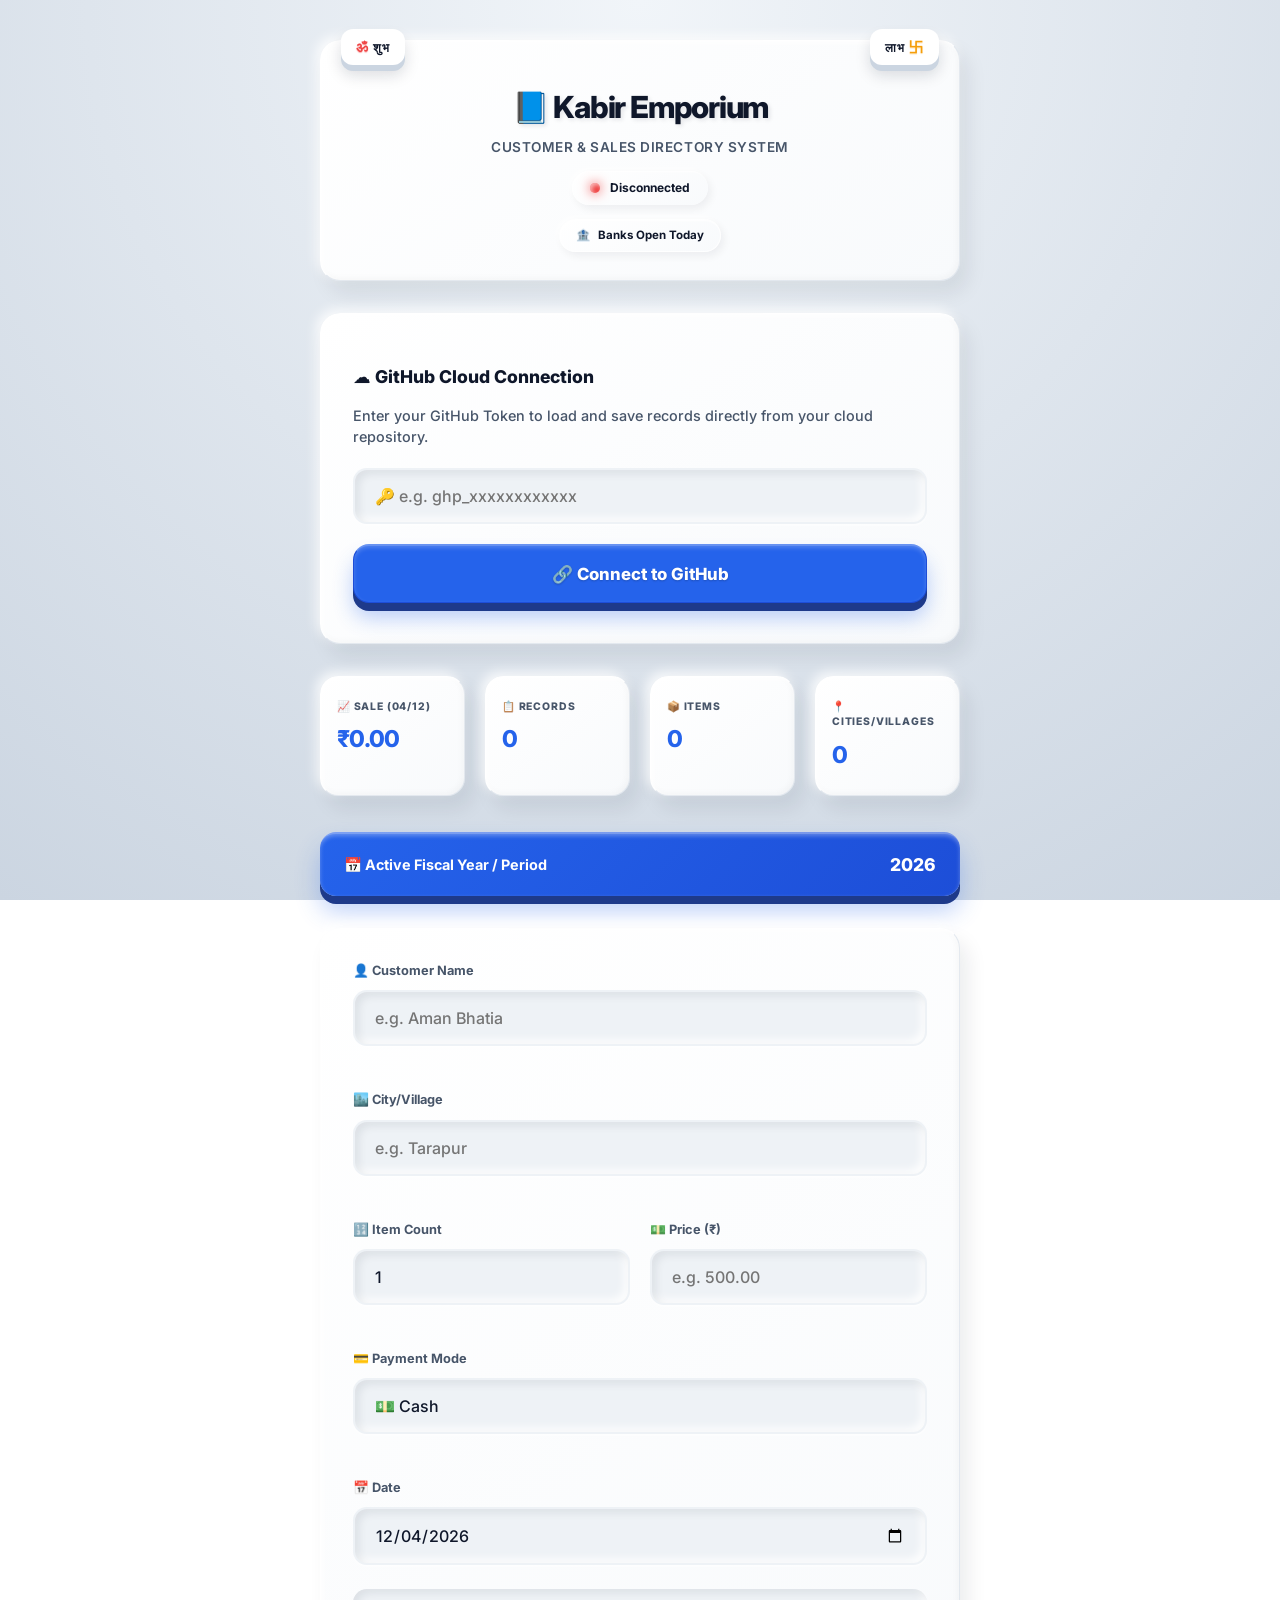
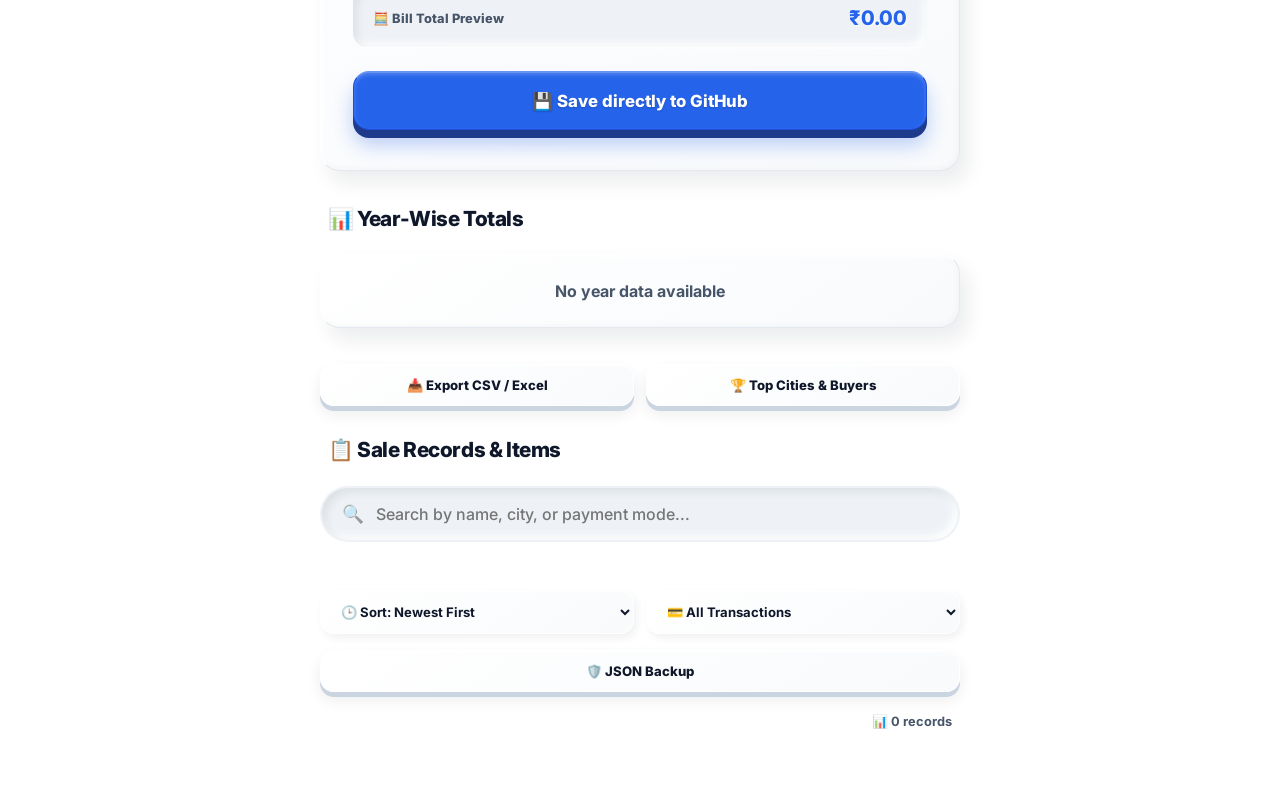
<file: index (2).html>
<!DOCTYPE html>
<html lang="en">
<head>
    <meta charset="UTF-8">
    <meta name="viewport" content="width=device-width, initial-scale=1.0">
    <meta name="description" content="Customer directory for Kabir Emporium">
    <title>Kabir Emporium Directory</title>
    <link rel="icon" href="data:image/svg+xml,<svg xmlns='http://www.w3.org/2000/svg' viewBox='0 0 100 100'><text y='.9em' font-size='90'>📘</text></svg>">
    <link rel="preconnect" href="https://fonts.googleapis.com">
    <link rel="preconnect" href="https://fonts.gstatic.com" crossorigin>
    <link href="https://fonts.googleapis.com/css2?family=Inter:wght@400;500;600;700;800&display=swap" rel="stylesheet">
    <style>
        :root {
            --bg-grad: radial-gradient(circle at 50% 0%, #f1f5f9 0%, #cbd5e1 100%);
            --surface-3d: linear-gradient(145deg, #ffffff, #f8fafc);
            --surface-hover-3d: linear-gradient(145deg, #ffffff, #f1f5f9);
            --text-main: #0f172a;
            --text-muted: #475569;
            --border-highlight: rgba(255, 255, 255, 0.9);
            --border-shadow: rgba(203, 213, 225, 0.5);
            --accent: #2563eb;
            --accent-hover: #1d4ed8;
            --accent-depth: #1e3a8a;
            --danger: #ef4444;
            --danger-depth: #991b1b;
            --success: #10b981;
            --warning: #f59e0b;
            --radius: 20px;
            --focus-ring: rgba(37, 99, 235, 0.25);
            /* 3D Shadows */
            --shadow-3d: 8px 12px 20px rgba(15, 23, 42, 0.08), -4px -4px 12px rgba(255, 255, 255, 0.8), inset 2px 2px 4px rgba(255, 255, 255, 1), inset -2px -2px 6px rgba(15, 23, 42, 0.03);
            --shadow-3d-hover: 12px 18px 28px rgba(15, 23, 42, 0.12), -6px -6px 16px rgba(255, 255, 255, 0.9), inset 2px 2px 4px rgba(255, 255, 255, 1), inset -2px -2px 6px rgba(15, 23, 42, 0.04);
            --shadow-pressed: inset 4px 4px 8px rgba(15, 23, 42, 0.08), inset -4px -4px 8px rgba(255, 255, 255, 0.9), 0 2px 2px rgba(255, 255, 255, 0.6);
            --transition-smooth: all 0.3s cubic-bezier(0.16, 1, 0.3, 1);
            --transition-spring: all 0.5s cubic-bezier(0.34, 1.56, 0.64, 1);
        }
        html { scroll-behavior: smooth; }
        *, *::before, *::after { box-sizing: border-box; }
        body {
            margin: 0;
            font-family: 'Inter', system-ui, -apple-system, BlinkMacSystemFont, sans-serif;
            background: var(--bg-grad);
            background-attachment: fixed;
            color: var(--text-main);
            padding: 40px 16px;
            line-height: 1.5;
            -webkit-font-smoothing: antialiased;
        }
        input, button, textarea, select { font-family: inherit; }
        .container {
            max-width: 640px;
            margin: 0 auto;
            perspective: 1500px;
            animation: fadeIn 0.6s var(--transition-smooth);
        }
        @keyframes fadeIn {
            from { opacity: 0; transform: translateY(20px) scale(0.98); }
            to { opacity: 1; transform: translateY(0) scale(1); }
        }
        /* 3D Core Card Style */
        .card-3d {
            background: var(--surface-3d);
            border-radius: var(--radius);
            box-shadow: var(--shadow-3d);
            border-top: 1px solid var(--border-highlight);
            border-left: 1px solid var(--border-highlight);
            border-right: 1px solid var(--border-shadow);
            border-bottom: 1px solid var(--border-shadow);
            transition: var(--transition-spring);
            position: relative;
        }
        .card-3d:hover {
            box-shadow: var(--shadow-3d-hover);
            transform: translateY(-4px);
        }
        .form-card-static:hover {
            transform: none;
            box-shadow: var(--shadow-3d-hover);
        }
        /* Brand Header Card */
        .brand-header-card {
            padding: 36px 28px 28px;
            margin-bottom: 32px;
            display: flex;
            flex-direction: column;
            align-items: center;
            text-align: center;
            gap: 14px;
        }
        /* 3D Shubh Labh */
        .shubh-labh-left, .shubh-labh-right {
            position: absolute;
            top: -12px;
            font-size: 0.75rem;
            font-weight: 800;
            color: var(--text-main);
            letter-spacing: 0.08em;
            background: #ffffff;
            padding: 6px 14px;
            border-radius: 12px;
            box-shadow: 0 6px 0 #cbd5e1, 0 10px 15px rgba(15, 23, 42, 0.15), inset 0 2px 2px rgba(255, 255, 255, 1);
            border: 1px solid rgba(255, 255, 255, 0.8);
            animation: float3D 3s infinite ease-in-out alternate;
        }
        .om-symbol { color: var(--danger); font-size: 0.9rem; text-shadow: 0 1px 1px rgba(239, 68, 68, 0.4); }
        .swastik-symbol { color: var(--warning); font-size: 0.9rem; text-shadow: 0 1px 1px rgba(245, 158, 11, 0.4); }
        .shubh-labh-left { left: 20px; animation-delay: 0s; }
        .shubh-labh-right { right: 20px; animation-delay: 1.5s; }
        @keyframes float3D {
            0% { transform: translateY(0) rotateZ(-2deg); }
            100% { transform: translateY(-8px) rotateZ(2deg); }
        }
        .brand-info { display: flex; flex-direction: column; align-items: center; gap: 6px; margin-top: 8px; }
        .brand-title {
            font-size: 1.9rem;
            font-weight: 800;
            letter-spacing: -0.04em;
            color: var(--text-main);
            margin: 0;
            display: flex;
            align-items: center;
            justify-content: center;
            gap: 12px;
            text-shadow: 2px 2px 4px rgba(15, 23, 42, 0.1);
        }
        .brand-subtitle { font-size: 0.85rem; font-weight: 600; color: var(--text-muted); letter-spacing: 0.04em; text-transform: uppercase; }
        /* 3D Sync Pill */
        .sync-pill {
            display: inline-flex;
            align-items: center;
            gap: 10px;
            background: var(--surface-3d);
            padding: 8px 18px;
            border-radius: 99px;
            font-size: 0.75rem;
            font-weight: 700;
            color: var(--text-main);
            box-shadow: 3px 4px 8px rgba(15, 23, 42, 0.06), -2px -2px 6px rgba(255, 255, 255, 0.8), inset 1px 1px 2px rgba(255, 255, 255, 1);
            transition: var(--transition-smooth);
            cursor: pointer;
        }
        .sync-pill:hover { transform: scale(1.05); box-shadow: 5px 6px 12px rgba(15, 23, 42, 0.1), -3px -3px 8px rgba(255, 255, 255, 0.9); }
        .status-dot {
            width: 10px;
            height: 10px;
            border-radius: 50%;
            background: var(--text-muted);
            box-shadow: inset 1px 1px 2px rgba(255, 255, 255, 0.5), inset -1px -1px 2px rgba(0, 0, 0, 0.2);
            transition: var(--transition-smooth);
        }
        .status-dot.active { background: var(--success); box-shadow: 0 0 12px var(--success), inset 2px 2px 4px rgba(255, 255, 255, 0.6); }
        .status-dot.error { background: var(--danger); box-shadow: 0 0 12px var(--danger), inset 2px 2px 4px rgba(255, 255, 255, 0.6); }
        .status-dot.syncing { background: var(--warning); box-shadow: 0 0 12px var(--warning), inset 2px 2px 4px rgba(255, 255, 255, 0.6); }
        /* Bank Holiday Pill */
        .bank-status-pill {
            display: inline-flex;
            align-items: center;
            gap: 8px;
            background: var(--surface-3d);
            padding: 7px 16px;
            border-radius: 99px;
            font-size: 0.72rem;
            font-weight: 700;
            color: var(--text-muted);
            box-shadow: 3px 4px 8px rgba(15, 23, 42, 0.06), -2px -2px 6px rgba(255, 255, 255, 0.8), inset 1px 1px 2px rgba(255, 255, 255, 1);
            border: 1px solid var(--border-highlight);
            transition: var(--transition-smooth);
        }
        .bank-status-pill.holiday { color: var(--danger); }
        .bank-status-pill.open { color: var(--text-main); }
        .card { padding: 32px; margin-bottom: 32px; }
        /* Chunky 3D Year Banner */
        .year-banner {
            background: linear-gradient(135deg, var(--accent), var(--accent-hover));
            color: #ffffff;
            padding: 18px 24px;
            border-radius: 16px;
            font-size: 0.9rem;
            font-weight: 700;
            display: flex;
            justify-content: space-between;
            align-items: center;
            margin-bottom: 32px;
            border-top: 2px solid rgba(255, 255, 255, 0.4);
            box-shadow: 0 8px 0 var(--accent-depth), 0 15px 25px rgba(37, 99, 235, 0.3), inset 0 2px 4px rgba(255, 255, 255, 0.3);
            transition: var(--transition-spring);
        }
        .year-banner:hover {
            transform: translateY(-4px);
            box-shadow: 0 12px 0 var(--accent-depth), 0 20px 30px rgba(37, 99, 235, 0.4), inset 0 2px 4px rgba(255, 255, 255, 0.4);
        }
        /* Dashboard 3D Grid */
        .dashboard { display: grid; grid-template-columns: repeat(4, 1fr); gap: 20px; margin-bottom: 36px; }
        .stat-item { display: flex; flex-direction: column; gap: 8px; padding: 22px 16px; border-radius: 18px; }
        .stat-label { font-size: 0.65rem; font-weight: 800; color: var(--text-muted); text-transform: uppercase; letter-spacing: 0.08em; }
        .stat-value { font-size: 1.45rem; font-weight: 800; letter-spacing: -0.03em; color: var(--accent); text-shadow: 1px 1px 0 rgba(255, 255, 255, 1); }
        @media (max-width: 480px) { .dashboard { grid-template-columns: 1fr 1fr; } }
        /* Year-Wise Breakdown Grid */
        .year-grid { display: grid; grid-template-columns: repeat(auto-fill, minmax(180px, 1fr)); gap: 20px; margin-bottom: 36px; }
        .year-card { padding: 24px; display: flex; flex-direction: column; gap: 8px; }
        .year-card-title { font-size: 0.85rem; font-weight: 800; color: var(--text-muted); display: flex; justify-content: space-between; align-items: center; }
        .year-card-total { font-size: 1.35rem; font-weight: 800; letter-spacing: -0.02em; color: var(--text-main); }
        /* 3D Forms & Inputs */
        .form-group { margin-bottom: 24px; }
        .form-group label {
            display: block;
            font-size: 0.8rem;
            font-weight: 700;
            color: var(--text-muted);
            margin-bottom: 10px;
            text-shadow: 1px 1px 0 rgba(255, 255, 255, 0.8);
        }
        .form-control {
            width: 100%;
            padding: 16px 20px;
            background: #eef2f6;
            border: 2px solid transparent;
            border-radius: 14px;
            font-size: 1rem;
            font-weight: 500;
            color: var(--text-main);
            box-shadow: var(--shadow-pressed);
            transition: var(--transition-smooth);
            outline: none;
            appearance: none;
        }
        .form-control:focus {
            background: #ffffff;
            border-color: var(--accent);
            box-shadow: inset 2px 2px 4px rgba(15, 23, 42, 0.04), 0 0 0 4px var(--focus-ring);
        }
        /* Live Total Preview Box */
        .live-total-box {
            background: #eef2f6;
            padding: 14px 20px;
            border-radius: 14px;
            display: flex;
            justify-content: space-between;
            align-items: center;
            margin-bottom: 16px;
            box-shadow: var(--shadow-pressed);
            font-weight: 800;
        }
        .live-total-box span:first-child { font-size: 0.8rem; color: var(--text-muted); }
        .live-total-box span:last-child { font-size: 1.25rem; color: var(--accent); text-shadow: 1px 1px 0 rgba(255, 255, 255, 1); }
        /* Chunky 3D Buttons */
        .btn {
            display: inline-block;
            width: 100%;
            padding: 18px;
            border-radius: 16px;
            font-size: 1.05rem;
            font-weight: 800;
            cursor: pointer;
            text-align: center;
            transition: transform 0.1s cubic-bezier(0.4, 0, 0.2, 1), box-shadow 0.1s cubic-bezier(0.4, 0, 0.2, 1);
            outline: none;
            touch-action: manipulation;
            user-select: none;
            -webkit-tap-highlight-color: transparent;
        }
        .btn-primary {
            background: var(--accent);
            color: #ffffff;
            border: 1px solid var(--accent-hover);
            border-top: 2px solid rgba(255, 255, 255, 0.3);
            box-shadow: 0 8px 0 var(--accent-depth), 0 15px 20px rgba(37, 99, 235, 0.3), inset 0 2px 4px rgba(255, 255, 255, 0.2);
            text-shadow: 0 1px 2px rgba(0, 0, 0, 0.2);
            margin-bottom: 8px;
        }
        .btn-primary:hover { transform: translateY(-2px); box-shadow: 0 10px 0 var(--accent-depth), 0 20px 25px rgba(37, 99, 235, 0.4), inset 0 2px 4px rgba(255, 255, 255, 0.3); }
        .btn-primary:active { transform: translateY(8px); box-shadow: 0 0px 0 var(--accent-depth), 0 2px 5px rgba(37, 99, 235, 0.4), inset 0 4px 6px rgba(0, 0, 0, 0.2); border-top: 1px solid transparent; }
        .btn-primary:disabled { opacity: 0.6; cursor: not-allowed; transform: translateY(8px); box-shadow: 0 0px 0 var(--accent-depth); }
        /* Action Toolbar & Sort Bar */
        .action-toolbar { display: flex; gap: 12px; margin-bottom: 24px; flex-wrap: wrap; }
        .btn-secondary-3d {
            flex: 1;
            min-width: 130px;
            background: var(--surface-3d);
            color: var(--text-main);
            border: 1px solid var(--border-highlight);
            padding: 12px 16px;
            border-radius: 14px;
            font-size: 0.82rem;
            font-weight: 800;
            cursor: pointer;
            display: inline-flex;
            align-items: center;
            justify-content: center;
            gap: 8px;
            box-shadow: 0 5px 0 #cbd5e1, 0 8px 15px rgba(15, 23, 42, 0.08), inset 1px 1px 2px rgba(255, 255, 255, 1);
            transition: var(--transition-spring);
            margin-bottom: 4px;
        }
        .btn-secondary-3d:hover { transform: translateY(-2px); color: var(--accent); }
        .btn-secondary-3d:active { transform: translateY(5px); box-shadow: 0 0 0 #cbd5e1, 0 2px 4px rgba(15, 23, 42, 0.1); }
        
        /* Updated Filter Controls for perfect responsive containment */
        .filter-controls {
            display: flex;
            gap: 12px;
            margin-bottom: 16px;
            flex-wrap: wrap;
            width: 100%;
        }
        .filter-select {
            flex: 1;
            min-width: 220px;
            width: 100%;
            max-width: 100%;
            padding: 12px 16px;
            border-radius: 14px;
            background: var(--surface-3d);
            border: 1px solid var(--border-highlight);
            font-size: 0.82rem;
            font-weight: 700;
            color: var(--text-main);
            box-shadow: 3px 4px 8px rgba(15, 23, 42, 0.06), -2px -2px 6px rgba(255, 255, 255, 0.8), inset 1px 1px 2px rgba(255, 255, 255, 1);
            cursor: pointer;
            outline: none;
            box-sizing: border-box;
            text-overflow: ellipsis;
        }

        .records-section-header { display: flex; justify-content: space-between; align-items: center; margin-bottom: 20px; padding: 0 8px; }
        .records-title { font-size: 1.3rem; font-weight: 800; letter-spacing: -0.02em; text-shadow: 1px 1px 0 rgba(255, 255, 255, 0.8); }
        /* Search & Autocomplete */
        .search-wrapper { position: relative; margin-bottom: 12px; }
        .search-wrapper input { padding-left: 54px; border-radius: 99px; background: #eef2f6; }
        .search-icon { position: absolute; left: 22px; top: 50%; transform: translateY(-50%); opacity: 0.6; font-size: 1.1rem; transition: var(--transition-smooth); }
        .search-wrapper input:focus ~ .search-icon { opacity: 1; color: var(--accent); transform: translateY(-50%) scale(1.1); }
        .suggestions-dropdown {
            position: absolute;
            top: calc(100% + 12px);
            left: 0;
            right: 0;
            background: var(--surface-3d);
            border-radius: 16px;
            box-shadow: var(--shadow-3d-hover);
            border: 1px solid var(--border-highlight);
            z-index: 100;
            max-height: 220px;
            overflow-y: auto;
            display: none;
            padding: 8px;
        }
        .suggestions-dropdown.active { display: block; animation: fadeIn 0.2s var(--transition-smooth); }
        .suggestion-item {
            padding: 14px 20px;
            font-size: 0.9rem;
            font-weight: 600;
            cursor: pointer;
            display: flex;
            justify-content: space-between;
            align-items: center;
            border-radius: 10px;
            transition: var(--transition-smooth);
        }
        .suggestion-item:hover { background: var(--bg-grad); color: var(--accent); transform: scale(0.98); }
        /* Hovering Cities Bar */
        .hovering-cities-container { display: flex; gap: 12px; overflow-x: auto; padding: 8px 4px 16px 4px; margin-bottom: 12px; scrollbar-width: none; }
        .hovering-cities-container::-webkit-scrollbar { display: none; }
        .city-hover-pill {
            display: inline-flex;
            align-items: center;
            gap: 8px;
            background: var(--surface-3d);
            border: 1px solid var(--border-highlight);
            padding: 8px 18px;
            border-radius: 99px;
            font-size: 0.8rem;
            font-weight: 700;
            color: var(--text-muted);
            cursor: pointer;
            white-space: nowrap;
            box-shadow: 4px 6px 10px rgba(15, 23, 42, 0.06), -2px -2px 6px rgba(255, 255, 255, 0.8), inset 1px 1px 2px rgba(255, 255, 255, 1);
            transition: var(--transition-spring);
        }
        .city-hover-pill:hover, .city-hover-pill.active {
            background: var(--accent);
            color: #ffffff;
            border-color: var(--accent-hover);
            box-shadow: 0 6px 0 var(--accent-depth), 0 10px 15px rgba(37, 99, 235, 0.3), inset 0 2px 2px rgba(255, 255, 255, 0.3);
            transform: translateY(-4px);
        }
        .showing-text { text-align: right; font-size: 0.8rem; font-weight: 700; color: var(--text-muted); margin-top: 0; margin-bottom: 20px; padding-right: 8px; text-shadow: 1px 1px 0 rgba(255, 255, 255, 0.8); }
        /* Record Cards */
        .record-card { padding: 26px; margin-bottom: 20px; }
        .record-header { display: flex; justify-content: space-between; align-items: flex-start; margin-bottom: 16px; gap: 12px; }
        .record-name { font-weight: 800; font-size: 1.15rem; letter-spacing: -0.01em; color: var(--text-main); }
        .badge {
            background: var(--surface-hover-3d);
            color: var(--text-main);
            padding: 6px 14px;
            border-radius: 10px;
            font-size: 0.75rem;
            font-weight: 700;
            border: 1px solid var(--border-highlight);
            box-shadow: 2px 4px 8px rgba(15, 23, 42, 0.05), inset 1px 1px 2px rgba(255, 255, 255, 1);
        }
        .record-details { display: flex; justify-content: space-between; align-items: flex-end; margin-top: 20px; padding-top: 16px; border-top: 2px dashed rgba(15, 23, 42, 0.05); }
        .record-calc { font-size: 0.9rem; font-weight: 600; color: var(--text-muted); }
        .record-total { font-weight: 800; font-size: 1.4rem; letter-spacing: -0.02em; color: var(--accent); text-shadow: 1px 1px 0 rgba(255, 255, 255, 1); }
        .record-actions { display: flex; gap: 8px; flex-shrink: 0; }
        .btn-icon {
            background: var(--surface-3d);
            border: 1px solid var(--border-highlight);
            color: var(--text-muted);
            cursor: pointer;
            padding: 10px;
            border-radius: 12px;
            box-shadow: 0 4px 0 #cbd5e1, 0 6px 10px rgba(15, 23, 42, 0.08), inset 1px 1px 2px rgba(255, 255, 255, 1);
            transition: var(--transition-spring);
            margin-bottom: 4px;
            display: inline-flex;
            align-items: center;
            justify-content: center;
        }
        .btn-icon:hover { color: var(--danger); transform: translateY(-2px); box-shadow: 0 6px 0 #cbd5e1, 0 10px 15px rgba(15, 23, 42, 0.1), inset 1px 1px 2px rgba(255, 255, 255, 1); }
        .btn-icon.edit:hover { color: var(--accent); }
        .settings-panel p { font-size: 0.9rem; font-weight: 500; color: var(--text-muted); margin-bottom: 20px; }
        /* Toast Notifications */
        #toast-container { position: fixed; bottom: 32px; left: 50%; transform: translateX(-50%); display: flex; flex-direction: column; gap: 12px; z-index: 9999; pointer-events: none; }
        .toast {
            background: var(--text-main);
            color: #ffffff;
            padding: 16px 32px;
            border-radius: 99px;
            font-size: 0.9rem;
            font-weight: 700;
            box-shadow: 0 10px 25px rgba(15, 23, 42, 0.3), inset 0 2px 4px rgba(255, 255, 255, 0.2);
            animation: toastEnter 0.4s cubic-bezier(0.34, 1.56, 0.64, 1);
            border-top: 1px solid rgba(255, 255, 255, 0.2);
            white-space: nowrap;
        }
        @keyframes toastEnter {
            from { opacity: 0; transform: translateY(40px) scale(0.9); }
            to { opacity: 1; transform: translateY(0) scale(1); }
        }
        /* Custom Confirm Modal */
        .modal-overlay { position: fixed; inset: 0; background: rgba(15, 23, 42, 0.5); backdrop-filter: blur(10px); display: none; place-items: center; z-index: 1000; opacity: 0; transition: opacity 0.4s var(--transition-smooth); }
        .modal-overlay.active { display: grid; opacity: 1; }
        .modal-content {
            background: var(--surface-3d);
            padding: 36px 32px;
            border-radius: 24px;
            width: 90%;
            max-width: 360px;
            text-align: center;
            box-shadow: 0 30px 60px rgba(15, 23, 42, 0.3), inset 2px 2px 4px rgba(255, 255, 255, 1);
            border: 1px solid var(--border-highlight);
            transform: scale(0.9) translateY(20px);
            transition: var(--transition-spring);
        }
        .modal-overlay.active .modal-content { transform: scale(1) translateY(0); }
        .modal-title { font-weight: 800; font-size: 1.3rem; margin-bottom: 12px; color: var(--text-main); }
        .modal-text { font-size: 0.9rem; font-weight: 500; color: var(--text-muted); margin-bottom: 32px; }
        .modal-actions { display: flex; gap: 16px; }
        .modal-btn { flex: 1; padding: 16px; border-radius: 14px; font-weight: 800; cursor: pointer; font-size: 0.95rem; transition: var(--transition-spring); margin-bottom: 6px; }
        .modal-btn-cancel { background: var(--surface-3d); color: var(--text-main); border: 1px solid var(--border-highlight); box-shadow: 0 6px 0 #cbd5e1, 0 8px 15px rgba(15, 23, 42, 0.1), inset 1px 1px 2px rgba(255, 255, 255, 1); }
        .modal-btn-danger { background: var(--danger); color: white; border: 1px solid var(--danger-depth); border-top: 1px solid rgba(255, 255, 255, 0.3); box-shadow: 0 6px 0 var(--danger-depth), 0 10px 15px rgba(239, 68, 68, 0.3), inset 0 2px 2px rgba(255, 255, 255, 0.3); }
    </style>
</head>
<body>
    <div class="container">
        <!-- Brand Header Card -->
        <div class="card-3d brand-header-card">
            <span class="shubh-labh-left"><span class="om-symbol">ॐ</span> शुभ</span>
            <span class="shubh-labh-right">लाभ <span class="swastik-symbol">卐</span></span>
            <div class="brand-info">
                <h1 class="brand-title">📘 Kabir Emporium</h1>
                <span class="brand-subtitle">Customer & Sales Directory System</span>
            </div>
            <div class="sync-pill" onclick="toggleSettingsPanel()" title="Click to configure GitHub Token">
                <div id="status-dot" class="status-dot"></div>
                <span id="status-text">Connecting...</span>
            </div>
            <div id="bank-holiday-pill" class="bank-status-pill">
                <span id="bank-status-icon">🏦</span>
                <span id="bank-status-text">Checking Bank Status...</span>
            </div>
        </div>

        <!-- GitHub Settings Panel -->
        <div id="settings-panel" class="card-3d card settings-panel form-card-static" style="display: none;">
            <h3 style="margin-bottom: 12px; font-size: 1.1rem; font-weight: 800;">☁️ GitHub Cloud Connection</h3>
            <p>Enter your GitHub Token to load and save records directly from your cloud repository.</p>
            <div class="form-group" style="margin-bottom: 20px;">
                <input type="password" id="gh-token" class="form-control" placeholder="🔑 e.g. ghp_xxxxxxxxxxxx">
            </div>
            <button type="button" class="btn btn-primary" onclick="saveToken()">🔗 Connect to GitHub</button>
        </div>

        <!-- Dashboard -->
        <div class="dashboard">
            <div class="card-3d stat-item">
                <span class="stat-label" id="stat-day-label">📈 Day Sale</span>
                <span class="stat-value" id="stat-day-sale">₹0.00</span>
            </div>
            <div class="card-3d stat-item">
                <span class="stat-label">📋 Records</span>
                <span class="stat-value" id="stat-records">0</span>
            </div>
            <div class="card-3d stat-item">
                <span class="stat-label">📦 Items</span>
                <span class="stat-value" id="stat-items">0</span>
            </div>
            <div class="card-3d stat-item">
                <span class="stat-label">📍 Cities/Villages</span>
                <span class="stat-value" id="stat-cities">0</span>
            </div>
        </div>

        <!-- Current Year Banner -->
        <div class="year-banner">
            <span>📅 Active Fiscal Year / Period</span>
            <span style="font-size: 1.1rem; font-weight: 800;" id="banner-year">2026</span>
        </div>

        <!-- Add / Edit Record Form -->
        <div class="card-3d card form-card-static">
            <form id="record-form">
                <input type="hidden" id="edit-record-id" value="">
                <div style="display: grid; grid-template-columns: 1fr 1fr; gap: 20px;">
                    <div class="form-group" style="grid-column: span 2;">
                        <label for="cust-name">👤 Customer Name</label>
                        <input type="text" id="cust-name" list="customer-datalist" class="form-control" required placeholder="e.g. Aman Bhatia" oninput="autoFillCustomerCity()">
                        <datalist id="customer-datalist"></datalist>
                    </div>
                    <div class="form-group" style="grid-column: span 2;">
                        <label for="cust-city">🏙️ City/Village</label>
                        <input type="text" id="cust-city" class="form-control" required placeholder="e.g. Tarapur">
                    </div>
                    <div class="form-group">
                        <label for="cust-items">🔢 Item Count</label>
                        <input type="number" id="cust-items" class="form-control" value="1" min="1" required>
                    </div>
                    <div class="form-group">
                        <label for="cust-price">💵 Price (₹)</label>
                        <input type="number" id="cust-price" class="form-control" step="0.01" min="0" required placeholder="e.g. 500.00">
                    </div>
                    <div class="form-group" style="grid-column: span 2;">
                        <label for="payment-mode">💳 Payment Mode</label>
                        <select id="payment-mode" class="form-control" onchange="toggleCreditFields()">
                            <option value="Cash">💵 Cash</option>
                            <option value="UPI">📱 UPI</option>
                            <option value="Credit">📒 Credit (Udhar)</option>
                        </select>
                    </div>
                    <!-- Credit Specific Fields (Hidden by default) -->
                    <div id="credit-container" style="grid-column: span 2; display: none; background: #eef2f6; padding: 16px; border-radius: 14px; margin-bottom: 12px; box-shadow: var(--shadow-pressed);">
                        <div class="form-group" style="margin-bottom: 12px;">
                            <label for="credit-deposit">💰 Customer Deposit Amount (₹)</label>
                            <input type="number" id="credit-deposit" class="form-control" step="0.01" min="0" value="0" placeholder="e.g. 200.00" oninput="updateLiveTotal()">
                        </div>
                        <div style="font-size: 0.85rem; font-weight: 700; color: var(--text-muted); display: flex; justify-content: space-between;">
                            <span>📌 Remaining Credit Balance:</span>
                            <span id="remaining-credit-balance" style="color: var(--danger);">₹0.00</span>
                        </div>
                    </div>
                    <div class="form-group" style="grid-column: span 2;">
                        <label for="cust-date">📅 Date</label>
                        <input type="date" id="cust-date" class="form-control" required onchange="updateDashboard()">
                    </div>
                </div>
                <div class="live-total-box">
                    <span>🧮 Bill Total Preview</span>
                    <span id="live-bill-total">₹0.00</span>
                </div>
                <button type="submit" class="btn btn-primary" id="save-btn" style="margin-top: 8px;">💾 Save directly to GitHub</button>
                <button type="button" class="btn-secondary-3d" id="cancel-edit-btn" style="display: none; width: 100%; margin-top: 10px;" onclick="cancelEditMode()">❌ Cancel Editing</button>
            </form>
        </div>

        <!-- Year-Wise Summary Section -->
        <div class="records-section-header">
            <div class="records-title">📊 Year-Wise Totals</div>
        </div>
        <div id="year-summary-container" class="year-grid"></div>

        <!-- Quick Action Toolbar -->
        <div class="action-toolbar">
            <button type="button" class="btn-secondary-3d" onclick="exportToCSV()">📥 Export CSV / Excel</button>
            <button type="button" class="btn-secondary-3d" onclick="showTopInsights()">🏆 Top Cities & Buyers</button>
        </div>

        <!-- Records Section Header -->
        <div class="records-section-header">
            <div class="records-title">📋 Sale Records & Items</div>
        </div>

        <!-- Search Bar -->
        <div class="search-wrapper">
            <span class="search-icon">🔍</span>
            <input type="text" id="search-bar" class="form-control" placeholder="Search by name, city, or payment mode..." oninput="handleSearchInput()" autocomplete="off">
            <div id="search-suggestions" class="suggestions-dropdown"></div>
        </div>

        <!-- Hovering Cities Bar -->
        <div id="hovering-cities" class="hovering-cities-container"></div>

        <!-- Sort, Payment Filter & Backup Controls -->
        <div class="filter-controls">
            <select id="sort-records" class="filter-select" onchange="renderRecords()">
                <option value="newest">🕒 Sort: Newest First</option>
                <option value="oldest">📅 Sort: Oldest First</option>
                <option value="highest">💰 Sort: Highest Amount</option>
                <option value="lowest">📉 Sort: Lowest Amount</option>
            </select>
            <select id="filter-payment" class="filter-select" onchange="renderRecords()">
                <option value="all">💳 All Transactions</option>
                <option value="Cash">💵 Cash Only</option>
                <option value="UPI">📱 UPI Only</option>
                <option value="Credit">📒 Credit Only</option>
                <option value="PendingCredit">📌 Pending Credit Balances</option>
            </select>
        </div>
        <div style="margin-bottom: 16px;">
            <button type="button" class="btn-secondary-3d" style="width: 100%;" onclick="downloadJsonBackup()">🛡️ JSON Backup</button>
        </div>
        <div class="showing-text" id="showing-count">📊 0 records</div>
        <div id="records-container"></div>
    </div>

    <!-- Toast Notifications -->
    <div id="toast-container"></div>

    <!-- Confirm Modal -->
    <div class="modal-overlay" id="confirm-modal">
        <div class="modal-content">
            <div class="modal-title">⚠️ Delete Record?</div>
            <div class="modal-text">This will immediately update and sync to GitHub.</div>
            <div class="modal-actions">
                <button type="button" class="modal-btn modal-btn-cancel" onclick="closeModal()">❌ Cancel</button>
                <button type="button" class="modal-btn modal-btn-danger" id="confirm-delete-btn">🗑️ Delete & Sync</button>
            </div>
        </div>
    </div>

    <script>
        const GITHUB_OWNER = 'playtv02';
        const GITHUB_REPO = 'Customer-directory';
        const FILE_PATH = 'data.json';
        let records = [];
        let fileSha = null;
        let deleteTargetId = null;

        function getLocalTodayDate() {
            const now = new Date();
            const offset = now.getTimezoneOffset() * 60000;
            return new Date(now.getTime() - offset).toISOString().split('T')[0];
        }

        document.addEventListener('DOMContentLoaded', () => {
            const todayStr = getLocalTodayDate();
            document.getElementById('cust-date').value = todayStr;
            document.getElementById('banner-year').textContent = new Date().getFullYear();
            document.getElementById('cust-items').addEventListener('input', updateLiveTotal);
            document.getElementById('cust-price').addEventListener('input', updateLiveTotal);
            checkBankHoliday();
            updateDashboard();
            checkTokenAndLoad();
            document.addEventListener('click', (e) => {
                if (!e.target.closest('.search-wrapper')) {
                    document.getElementById('search-suggestions').classList.remove('active');
                }
            });
        });

        // Bank Holiday Checker
        function checkBankHoliday() {
            const now = new Date();
            const dayOfWeek = now.getDay();
            const dateOfMonth = now.getDate();
            const month = String(now.getMonth() + 1).padStart(2, '0');
            const day = String(dateOfMonth).padStart(2, '0');
            const mmdd = `${month}-${day}`;
            const fixedHolidays = {'01-26': 'Republic Day', '08-15': 'Independence Day', '10-02': 'Gandhi Jayanti', '12-25': 'Christmas Day'};
            const pill = document.getElementById('bank-holiday-pill');
            const icon = document.getElementById('bank-status-icon');
            const text = document.getElementById('bank-status-text');
            let holidayReason = null;
            if (fixedHolidays[mmdd]) {
                holidayReason = `Bank Holiday (${fixedHolidays[mmdd]})`;
            } else if (dayOfWeek === 0) {
                holidayReason = 'Bank Holiday (Sunday)';
            } else if (dayOfWeek === 6) {
                const weekOfMonth = Math.ceil(dateOfMonth / 7);
                if (weekOfMonth === 2 || weekOfMonth === 4) {
                    holidayReason = `Bank Holiday (${weekOfMonth === 2 ? '2nd' : '4th'} Saturday)`;
                }
            }
            if (holidayReason) {
                pill.className = 'bank-status-pill holiday';
                icon.textContent = '🏛️';
                text.textContent = holidayReason;
            } else {
                pill.className = 'bank-status-pill open';
                icon.textContent = '🏦';
                text.textContent = 'Banks Open Today';
            }
        }

        // Toggle Credit Deposit fields
        function toggleCreditFields() {
            const mode = document.getElementById('payment-mode').value;
            const creditContainer = document.getElementById('credit-container');
            if (mode === 'Credit') {
                creditContainer.style.display = 'block';
            } else {
                creditContainer.style.display = 'none';
                document.getElementById('credit-deposit').value = 0;
            }
            updateLiveTotal();
        }

        // Live Bill Total & Remaining Balance Calculator
        function updateLiveTotal() {
            const items = parseFloat(document.getElementById('cust-items').value) || 0;
            const price = parseFloat(document.getElementById('cust-price').value) || 0;
            const total = items * price;
            document.getElementById('live-bill-total').textContent = `₹${total.toLocaleString(undefined, { minimumFractionDigits: 2, maximumFractionDigits: 2 })}`;

            const mode = document.getElementById('payment-mode').value;
            if (mode === 'Credit') {
                const deposit = parseFloat(document.getElementById('credit-deposit').value) || 0;
                const remaining = Math.max(0, total - deposit);
                document.getElementById('remaining-credit-balance').textContent = `₹${remaining.toLocaleString(undefined, { minimumFractionDigits: 2, maximumFractionDigits: 2 })}`;
            }
        }

        // Repeat Customer Autofill
        function populateCustomerDatalist() {
            const datalist = document.getElementById('customer-datalist');
            if (!datalist) return;
            const uniqueNames = [...new Set(records.map(r => r.name).filter(Boolean))];
            datalist.innerHTML = uniqueNames.map(name => `<option value="${name.replace(/"/g, '&quot;')}">`).join('');
        }

        function autoFillCustomerCity() {
            const typedName = document.getElementById('cust-name').value.trim().toLowerCase();
            if (!typedName) return;
            const match = records.find(r => r.name && r.name.toLowerCase() === typedName);
            if (match && match.city) {
                document.getElementById('cust-city').value = match.city;
            }
        }

        function showToast(message) {
            const container = document.getElementById('toast-container');
            const toast = document.createElement('div');
            toast.className = 'toast';
            toast.textContent = message;
            container.appendChild(toast);
            setTimeout(() => {
                toast.style.opacity = '0';
                toast.style.transform = 'translateY(40px) scale(0.9)';
                toast.style.transition = 'all 0.4s cubic-bezier(0.16, 1, 0.3, 1)';
                setTimeout(() => toast.remove(), 400);
            }, 3000);
        }

        function toggleSettingsPanel() {
            const panel = document.getElementById('settings-panel');
            panel.style.display = panel.style.display === 'none' ? 'block' : 'none';
        }

        function openModal(id) {
            deleteTargetId = id;
            document.getElementById('confirm-modal').classList.add('active');
        }

        function closeModal() {
            deleteTargetId = null;
            document.getElementById('confirm-modal').classList.remove('active');
        }

        document.getElementById('confirm-delete-btn').addEventListener('click', async () => {
            if (deleteTargetId) {
                const previousRecords = records.slice();
                records = records.filter(r => r.id !== deleteTargetId);
                closeModal();
                updateDashboard();
                renderRecords();
                renderHoveringCities();
                populateCustomerDatalist();
                const saved = await pushDataToGitHub();
                if (!saved) {
                    records = previousRecords;
                    updateDashboard();
                    renderRecords();
                    renderHoveringCities();
                    populateCustomerDatalist();
                    return;
                }
                showToast('✅ Record deleted from GitHub');
            }
        });

        function updateStatus(message, state) {
            document.getElementById('status-text').textContent = message;
            document.getElementById('status-dot').className = 'status-dot ' + state;
        }

        function checkTokenAndLoad() {
            const token = localStorage.getItem('ke_gh_token');
            if (!token) {
                document.getElementById('settings-panel').style.display = 'block';
                updateStatus('Disconnected', 'error');
            } else {
                document.getElementById('settings-panel').style.display = 'none';
                fetchDataFromGitHub();
            }
        }

        function saveToken() {
            const val = document.getElementById('gh-token').value.trim();
            if (val) {
                localStorage.setItem('ke_gh_token', val);
                checkTokenAndLoad();
                showToast('🔑 Token saved');
            } else {
                showToast('⚠️ Please enter a valid GitHub token');
            }
        }

        const encodeBase64 = str => btoa(unescape(encodeURIComponent(str)));
        const decodeBase64 = str => decodeURIComponent(escape(atob(str)));

        async function fetchDataFromGitHub() {
            updateStatus('Fetching cloud data...', 'syncing');
            const token = localStorage.getItem('ke_gh_token');
            try {
                const response = await fetch(`https://api.github.com/repos/${GITHUB_OWNER}/${GITHUB_REPO}/contents/${FILE_PATH}`, {
                    headers: {'Authorization': `Bearer ${token}`, 'Accept': 'application/vnd.github+json'},
                    cache: 'no-store'
                });
                if (response.ok) {
                    const data = await response.json();
                    fileSha = data.sha;
                    records = JSON.parse(decodeBase64(data.content));
                    updateDashboard();
                    renderRecords();
                    renderHoveringCities();
                    populateCustomerDatalist();
                    updateStatus('Synced (Online)', 'active');
                } else if (response.status === 404) {
                    records = [];
                    updateDashboard();
                    renderRecords();
                    renderHoveringCities();
                    populateCustomerDatalist();
                    updateStatus('Ready (New File)', 'active');
                } else {
                    throw new Error('Auth Error');
                }
            } catch (e) {
                updateStatus('Cloud Error', 'error');
                document.getElementById('settings-panel').style.display = 'block';
                showToast('❌ Failed to fetch from GitHub repository');
            }
        }

        async function pushDataToGitHub() {
            const token = localStorage.getItem('ke_gh_token');
            const saveBtn = document.getElementById('save-btn');
            if (!token) {
                const settings = document.getElementById('settings-panel');
                settings.style.display = 'block';
                settings.scrollIntoView({ behavior: 'smooth', block: 'center' });
                showToast('⚠️ GitHub token missing. Add your token above.');
                return false;
            }
            updateStatus('Syncing to GitHub...', 'syncing');
            if (saveBtn) {
                saveBtn.disabled = true;
                saveBtn.textContent = '⏳ Saving...';
            }
            try {
                const apiUrl = `https://api.github.com/repos/${GITHUB_OWNER}/${GITHUB_REPO}/contents/${FILE_PATH}`;
                const checkRes = await fetch(apiUrl, {
                    headers: {'Authorization': `Bearer ${token}`, 'Accept': 'application/vnd.github+json', 'X-GitHub-Api-Version': '2022-11-28'},
                    cache: 'no-store'
                });
                let latestSha = null;
                if (checkRes.ok) {
                    latestSha = (await checkRes.json()).sha;
                } else if (checkRes.status !== 404) {
                    const err = await checkRes.json().catch(() => ({}));
                    throw new Error(err.message || `GitHub read error (${checkRes.status})`);
                }
                const body = {
                    message: `Save customer records (${new Date().toLocaleString()})`,
                    content: encodeBase64(JSON.stringify(records, null, 2))
                };
                if (latestSha) body.sha = latestSha;
                const response = await fetch(apiUrl, {
                    method: 'PUT',
                    headers: {'Authorization': `Bearer ${token}`, 'Accept': 'application/vnd.github+json', 'X-GitHub-Api-Version': '2022-11-28', 'Content-Type': 'application/json'},
                    body: JSON.stringify(body)
                });
                const result = await response.json().catch(() => ({}));
                if (!response.ok) throw new Error(result.message || `GitHub save error (${response.status})`);
                fileSha = result.content?.sha || latestSha;
                updateStatus('Synced (Online)', 'active');
                showToast('✅ Saved successfully to GitHub');
                return true;
            } catch (err) {
                updateStatus('Sync Failed', 'error');
                showToast('❌ Save failed: ' + (err.message || 'Check internet and GitHub token'));
                return false;
            } finally {
                if (saveBtn) {
                    saveBtn.disabled = false;
                    const isEditing = Boolean(document.getElementById('edit-record-id')?.value);
                    saveBtn.textContent = isEditing ? '✏️ Update Record on GitHub' : '💾 Save directly to GitHub';
                }
            }
        }

        // Save & Edit Handler
        window.saveCustomerRecord = async function(event) {
            if (event) {
                event.preventDefault();
                event.stopPropagation();
            }
            const form = document.getElementById('record-form');
            if (!form) return;
            if (!form.checkValidity()) {
                form.reportValidity();
                showToast('⚠️ Please complete all required fields.');
                return;
            }

            const previousRecords = records.slice();
            const editId = document.getElementById('edit-record-id').value;
            const paymentMode = document.getElementById('payment-mode').value;
            const depositAmt = paymentMode === 'Credit' ? (parseFloat(document.getElementById('credit-deposit').value) || 0) : 0;

            const recordData = {
                id: editId || Date.now().toString(),
                name: document.getElementById('cust-name').value.trim(),
                city: document.getElementById('cust-city').value.trim(),
                items: parseInt(document.getElementById('cust-items').value, 10) || 1,
                price: parseFloat(document.getElementById('cust-price').value) || 0,
                payment: paymentMode,
                deposit: depositAmt,
                date: document.getElementById('cust-date').value || getLocalTodayDate()
            };

            if (editId) {
                records = records.map(r => r.id === editId ? recordData : r);
            } else {
                records = [recordData, ...records];
            }

            const saved = await pushDataToGitHub();
            if (!saved) {
                records = previousRecords;
                return;
            }

            cancelEditMode();
            updateDashboard();
            renderRecords();
            renderHoveringCities();
            populateCustomerDatalist();
        };

        function startEditRecord(id) {
            const rec = records.find(r => r.id === id);
            if (!rec) return;
            document.getElementById('edit-record-id').value = rec.id;
            document.getElementById('cust-name').value = rec.name;
            document.getElementById('cust-city').value = rec.city;
            document.getElementById('cust-items').value = rec.items;
            document.getElementById('cust-price').value = rec.price;
            document.getElementById('payment-mode').value = rec.payment || 'Cash';
            document.getElementById('credit-deposit').value = rec.deposit || 0;
            document.getElementById('cust-date').value = rec.date;
            
            toggleCreditFields();
            updateLiveTotal();

            const saveBtn = document.getElementById('save-btn');
            saveBtn.textContent = '✏️ Update Record on GitHub';
            document.getElementById('cancel-edit-btn').style.display = 'inline-flex';
            document.getElementById('record-form').scrollIntoView({ behavior: 'smooth', block: 'center' });
            showToast(`✏️ Editing ${rec.name}`);
        }

        function cancelEditMode() {
            const form = document.getElementById('record-form');
            form.reset();
            document.getElementById('edit-record-id').value = '';
            document.getElementById('cust-items').value = 1;
            document.getElementById('payment-mode').value = 'Cash';
            toggleCreditFields();
            document.getElementById('cust-date').value = getLocalTodayDate();
            updateLiveTotal();
            const saveBtn = document.getElementById('save-btn');
            saveBtn.textContent = '💾 Save directly to GitHub';
            document.getElementById('cancel-edit-btn').style.display = 'none';
            updateDashboard();
        }

        document.getElementById('record-form').addEventListener('submit', function(event) {
            event.preventDefault();
            window.saveCustomerRecord(event);
        });

        // Search & Autocomplete
        function handleSearchInput() {
            const query = document.getElementById('search-bar').value.trim().toLowerCase();
            renderRecords();
            renderHoveringCities();
            const dropdown = document.getElementById('search-suggestions');
            if (!query) {
                dropdown.classList.remove('active');
                dropdown.innerHTML = '';
                return;
            }
            const seen = new Set();
            const matchList = [];
            records.forEach(r => {
                if (r.name && r.name.toLowerCase().includes(query) && !seen.has('n:' + r.name.toLowerCase())) {
                    seen.add('n:' + r.name.toLowerCase());
                    matchList.push({ type: '👤 Customer', text: r.name });
                }
                if (r.city && r.city.toLowerCase().includes(query) && !seen.has('c:' + r.city.toLowerCase())) {
                    seen.add('c:' + r.city.toLowerCase());
                    matchList.push({ type: '🏙️ City', text: r.city });
                }
            });
            const topMatches = matchList.slice(0, 5);
            if (topMatches.length > 0) {
                dropdown.innerHTML = topMatches.map(m => `
                    <div class="suggestion-item" onclick="selectSuggestion('${m.text.replace(/'/g, "\\'")}')">
                        <span>${m.text}</span>
                        <span style="font-size: 0.75rem; font-weight: 800; color: var(--text-muted);">${m.type}</span>
                    </div>
                `).join('');
                dropdown.classList.add('active');
            } else {
                dropdown.classList.remove('active');
                dropdown.innerHTML = '';
            }
        }

        function selectSuggestion(val) {
            document.getElementById('search-bar').value = val;
            document.getElementById('search-suggestions').classList.remove('active');
            renderRecords();
            renderHoveringCities();
        }

        function renderHoveringCities() {
            const container = document.getElementById('hovering-cities');
            const currentQuery = document.getElementById('search-bar').value.trim().toLowerCase();
            const citiesMap = {};
            records.forEach(r => {
                if (r.city) {
                    const cityName = r.city.trim();
                    const key = cityName.toLowerCase();
                    if (!citiesMap[key]) citiesMap[key] = { name: cityName, count: 0 };
                    citiesMap[key].count++;
                }
            });
            const uniqueCities = Object.values(citiesMap);
            if (uniqueCities.length === 0) {
                container.innerHTML = '';
                return;
            }
            container.innerHTML = `
                <div class="city-hover-pill ${currentQuery === '' ? 'active' : ''}" onclick="filterByCity('')">
                    🌐 All Cities
                </div>
            ` + uniqueCities.map(c => `
                <div class="city-hover-pill ${currentQuery === c.name.toLowerCase() ? 'active' : ''}" onclick="filterByCity('${c.name.replace(/'/g, "\\'")}')">
                    📍 ${c.name} <span style="opacity: 0.6; font-size: 0.7rem;">(${c.count})</span>
                </div>
            `).join('');
        }

        function filterByCity(cityName) {
            document.getElementById('search-bar').value = cityName;
            document.getElementById('search-suggestions').classList.remove('active');
            renderRecords();
            renderHoveringCities();
        }

        function renderRecords() {
            const rawQuery = document.getElementById('search-bar').value.trim().toLowerCase();
            const paymentFilter = document.getElementById('filter-payment')?.value || 'all';
            const container = document.getElementById('records-container');
            container.innerHTML = '';

            const filtered = records.filter(r => {
                const paymentMode = (r.payment || 'Cash').toLowerCase();
                const deposit = r.deposit || 0;
                const totalBill = r.items * r.price;
                const remaining = Math.max(0, totalBill - deposit);
                
                // Keyword search matching name, city, or payment mode terms
                const matchesQuery = !rawQuery || 
                    (r.name && r.name.toLowerCase().includes(rawQuery)) || 
                    (r.city && r.city.toLowerCase().includes(rawQuery)) ||
                    paymentMode.includes(rawQuery) ||
                    ((rawQuery === 'udhar' || rawQuery === 'credit') && paymentMode === 'credit') ||
                    ((rawQuery === 'pending' || rawQuery === 'balance') && remaining > 0);

                if (!matchesQuery) return false;

                // Dropdown payment filter check
                if (paymentFilter === 'Cash' && paymentMode !== 'cash') return false;
                if (paymentFilter === 'UPI' && paymentMode !== 'upi') return false;
                if (paymentFilter === 'Credit' && paymentMode !== 'credit') return false;
                if (paymentFilter === 'PendingCredit' && (paymentMode !== 'credit' || remaining <= 0)) return false;

                return true;
            });

            const sortMode = document.getElementById('sort-records')?.value || 'newest';
            filtered.sort((a, b) => {
                if (sortMode === 'oldest') return (a.date || '').localeCompare(b.date || '');
                if (sortMode === 'highest') return (b.items * b.price) - (a.items * a.price);
                if (sortMode === 'lowest') return (a.items * a.price) - (b.items * b.price);
                return (b.date || '').localeCompare(a.date || '') || Number(b.id) - Number(a.id);
            });

            document.getElementById('showing-count').textContent = `📊 ${filtered.length} records`;

            if (filtered.length === 0) {
                container.innerHTML = `<div class="card-3d card" style="text-align: center; color: var(--text-muted); padding: 40px; font-weight: 700;">No matching records found</div>`;
                return;
            }

            filtered.forEach(r => {
                const total = (r.items * r.price).toFixed(2);
                const payment = r.payment || 'Cash';
                const deposit = r.deposit || 0;
                const remaining = Math.max(0, r.items * r.price - deposit);
                const [y, m, d] = r.date ? r.date.split('-') : ['--', '--', '--'];

                let paymentText = payment;
                if (payment === 'Cash') paymentText = '💵 Cash';
                else if (payment === 'UPI') paymentText = '📱 UPI';
                else if (payment === 'Credit') {
                    paymentText = `📒 Credit (Paid: ₹${deposit.toFixed(2)} | Bal: ₹${remaining.toFixed(2)})`;
                }

                const card = document.createElement('div');
                card.className = 'card-3d record-card';
                card.innerHTML = `
                    <div class="record-header">
                        <div>
                            <div class="record-name">👤 ${r.name}</div>
                            <div style="font-size: 0.8rem; font-weight: 600; color: var(--text-muted); margin-top: 4px;">📅 ${d}/${m}/${y} | <span style="color: var(--text-main); font-weight: 700;">${paymentText}</span></div>
                        </div>
                        <div class="record-actions">
                            <button type="button" class="btn-icon edit" onclick="startEditRecord('${r.id}')" title="Edit Record">✏️</button>
                            <button type="button" class="btn-icon" onclick="openModal('${r.id}')" title="Delete">
                                <svg width="18" height="18" viewBox="0 0 24 24" fill="none" stroke="currentColor" stroke-width="2.5" stroke-linecap="round" stroke-linejoin="round"><polyline points="3 6 5 6 21 6"></polyline><path d="M19 6v14a2 2 0 0 1-2 2H7a2 2 0 0 1-2-2V6m3 0V4a2 2 0 0 1 2-2h4a2 2 0 0 1 2 2v2"></path></svg>
                            </button>
                        </div>
                    </div>
                    <span class="badge" style="cursor: pointer;" onclick="filterByCity('${r.city.replace(/'/g, "\\'")}')">📍 ${r.city}</span>
                    <div class="record-details">
                        <div class="record-calc">📦 ${r.items} × ₹${Number(r.price).toFixed(2)}</div>
                        <div class="record-total">₹${Number(total).toLocaleString(undefined, { minimumFractionDigits: 2, maximumFractionDigits: 2 })}</div>
                    </div>
                `;
                container.appendChild(card);
            });
        }

        // Dashboard Calculation (Excludes unpaid credit balance from total realized sales)
        function updateDashboard() {
            const selectedDate = document.getElementById('cust-date').value;
            let daySale = 0, totalItems = 0, cities = new Set();
            const yearMap = {};

            records.forEach(r => {
                const totalBill = r.items * r.price;
                const realizedSale = (r.payment === 'Credit') ? (r.deposit || 0) : totalBill;

                if (r.date === selectedDate) {
                    daySale += realizedSale;
                }
                totalItems += r.items;
                if (r.city) cities.add(r.city.toLowerCase());

                const year = r.date ? r.date.split('-')[0] : 'Unknown';
                if (!yearMap[year]) {
                    yearMap[year] = { sale: 0, count: 0, items: 0 };
                }
                yearMap[year].sale += realizedSale;
                yearMap[year].count += 1;
                yearMap[year].items += r.items;
            });

            if (selectedDate) {
                const [y, m, d] = selectedDate.split('-');
                document.getElementById('stat-day-label').textContent = `📈 Sale (${d}/${m})`;
            } else {
                document.getElementById('stat-day-label').textContent = '📈 Day Sale';
            }

            document.getElementById('stat-day-sale').textContent = `₹${daySale.toLocaleString(undefined, { minimumFractionDigits: 2, maximumFractionDigits: 2 })}`;
            document.getElementById('stat-records').textContent = records.length;
            document.getElementById('stat-items').textContent = totalItems;
            document.getElementById('stat-cities').textContent = cities.size;
            renderYearSummary(yearMap);
        }

        function renderYearSummary(yearMap) {
            const container = document.getElementById('year-summary-container');
            container.innerHTML = '';
            const sortedYears = Object.keys(yearMap).sort((a, b) => b.localeCompare(a));
            if (sortedYears.length === 0) {
                container.innerHTML = `<div class="card-3d year-card" style="grid-column: 1 / -1; text-align: center; color: var(--text-muted); font-weight: 700;">No year data available</div>`;
                return;
            }
            sortedYears.forEach(year => {
                const data = yearMap[year];
                const card = document.createElement('div');
                card.className = 'card-3d year-card';
                card.innerHTML = `
                    <div class="year-card-title">
                        <span>📅 ${year}</span>
                        <span style="font-size: 0.75rem; font-weight: 700; color: var(--text-muted);">${data.count} records</span>
                    </div>
                    <div class="year-card-total">₹${data.sale.toLocaleString(undefined, { minimumFractionDigits: 2, maximumFractionDigits: 2 })}</div>
                    <div style="font-size: 0.8rem; font-weight: 600; color: var(--text-muted);">📦 ${data.items} items sold</div>
                `;
                container.appendChild(card);
            });
        }

        // Export to CSV
        function exportToCSV() {
            if (records.length === 0) {
                showToast('⚠️ No records to export');
                return;
            }
            const headers = ['Date', 'Customer Name', 'City/Village', 'Items', 'Payment Mode', 'Deposit (INR)', 'Unit Price (INR)', 'Total (INR)'];
            const rows = records.map(r => [
                r.date,
                `"${(r.name || '').replace(/"/g, '""')}"`,
                `"${(r.city || '').replace(/"/g, '""')}"`,
                r.items,
                r.payment || 'Cash',
                (r.deposit || 0).toFixed(2),
                Number(r.price).toFixed(2),
                (r.items * r.price).toFixed(2)
            ]);
            const csvContent = '\uFEFF' + [headers.join(','), ...rows.map(e => e.join(','))].join('\n');
            const blob = new Blob([csvContent], { type: 'text/csv;charset=utf-8;' });
            const url = URL.createObjectURL(blob);
            const link = document.createElement('a');
            link.href = url;
            link.download = `Kabir_Emporium_Sales_${getLocalTodayDate()}.csv`;
            link.click();
            URL.revokeObjectURL(url);
            showToast('📥 CSV exported successfully');
        }

        function showTopInsights() {
            if (records.length === 0) {
                showToast('⚠️ Add records first to see insights');
                return;
            }
            const cityTotals = {};
            const buyerTotals = {};
            records.forEach(r => {
                const amt = r.items * r.price;
                if (r.city) cityTotals[r.city] = (cityTotals[r.city] || 0) + amt;
                if (r.name) buyerTotals[r.name] = (buyerTotals[r.name] || 0) + amt;
            });
            const topCity = Object.entries(cityTotals).sort((a, b) => b[1] - a[1])[0];
            const topBuyer = Object.entries(buyerTotals).sort((a, b) => b[1] - a[1])[0];
            showToast(`🏆 Top City: ${topCity[0]} (₹${topCity[1].toLocaleString()}) | Top Buyer: ${topBuyer[0]}`);
        }

        function downloadJsonBackup() {
            if (records.length === 0) {
                showToast('⚠️ No data to backup');
                return;
            }
            const blob = new Blob([JSON.stringify(records, null, 2)], { type: 'application/json' });
            const url = URL.createObjectURL(blob);
            const a = document.createElement('a');
            a.href = url;
            a.download = `kabir_emporium_backup_${getLocalTodayDate()}.json`;
            a.click();
            URL.revokeObjectURL(url);
            showToast('🛡️ JSON backup downloaded');
        }
    </script>
</body>
</html>
</file>
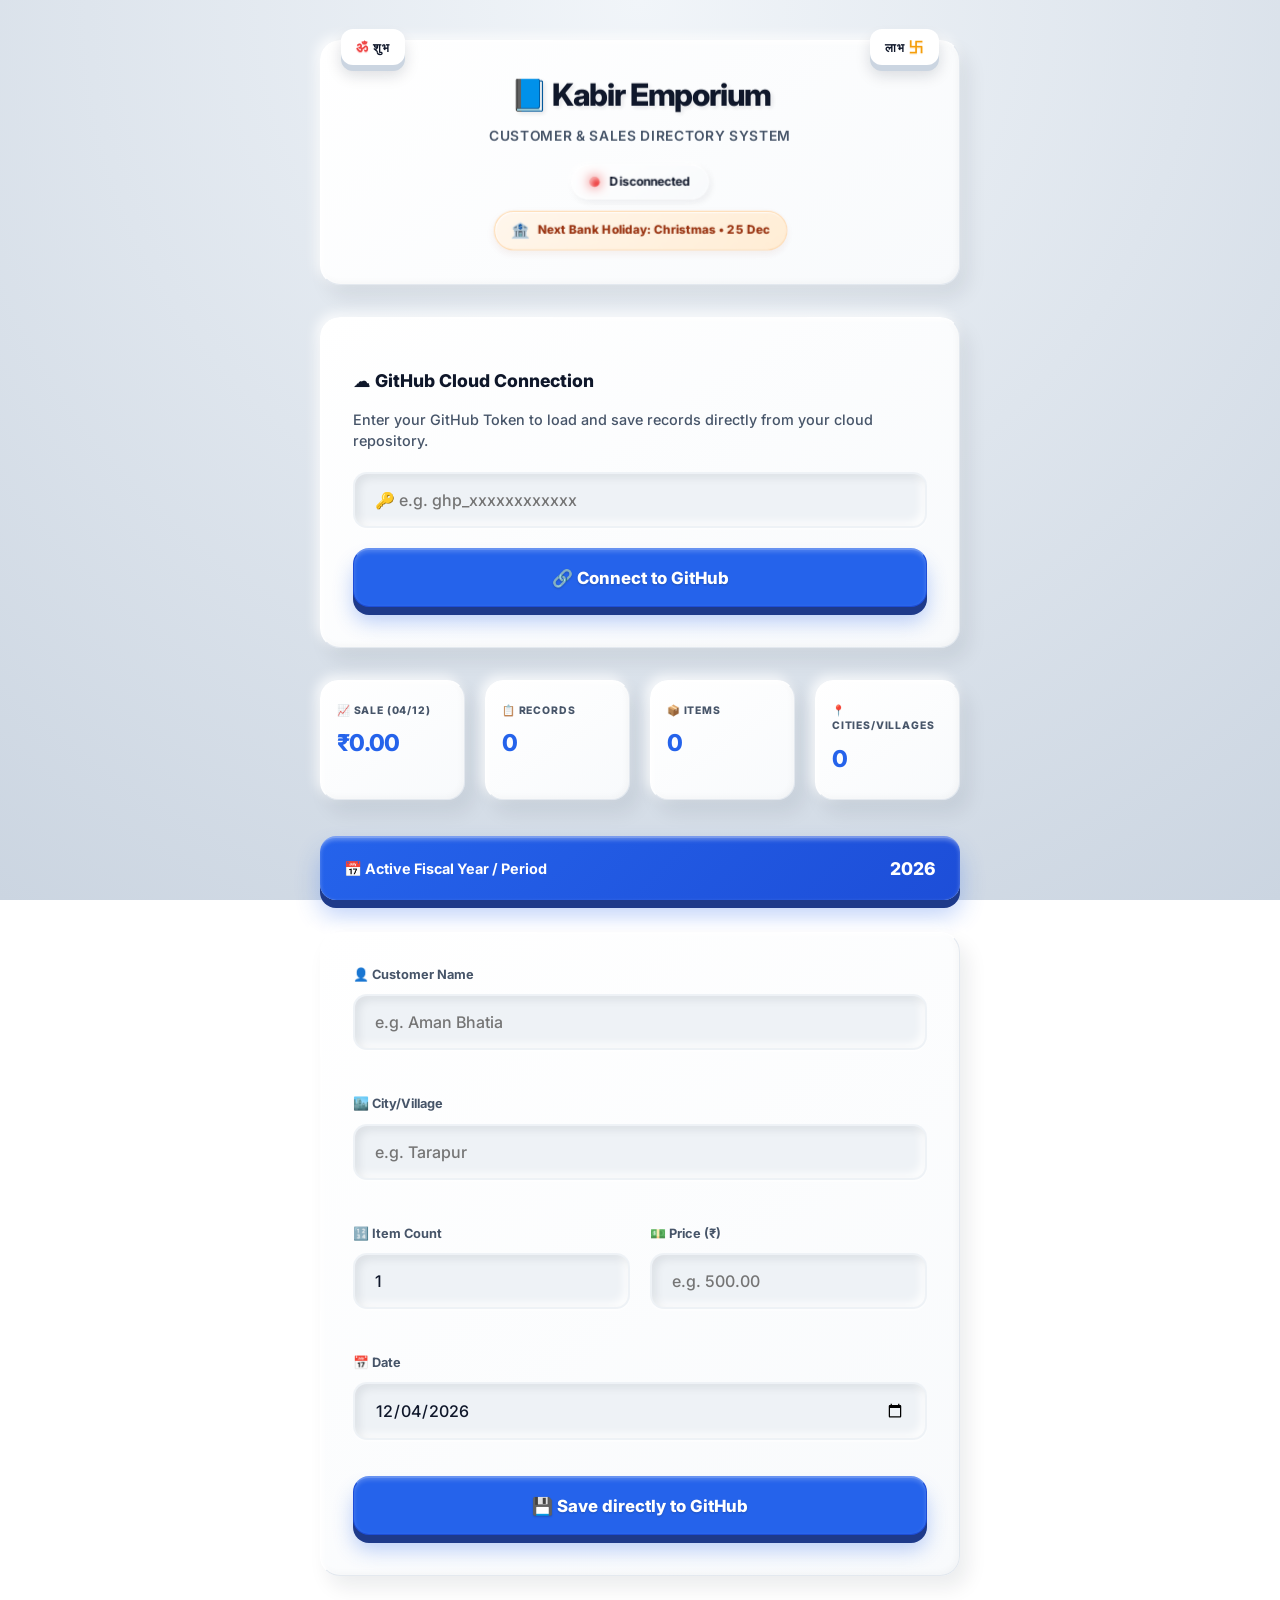
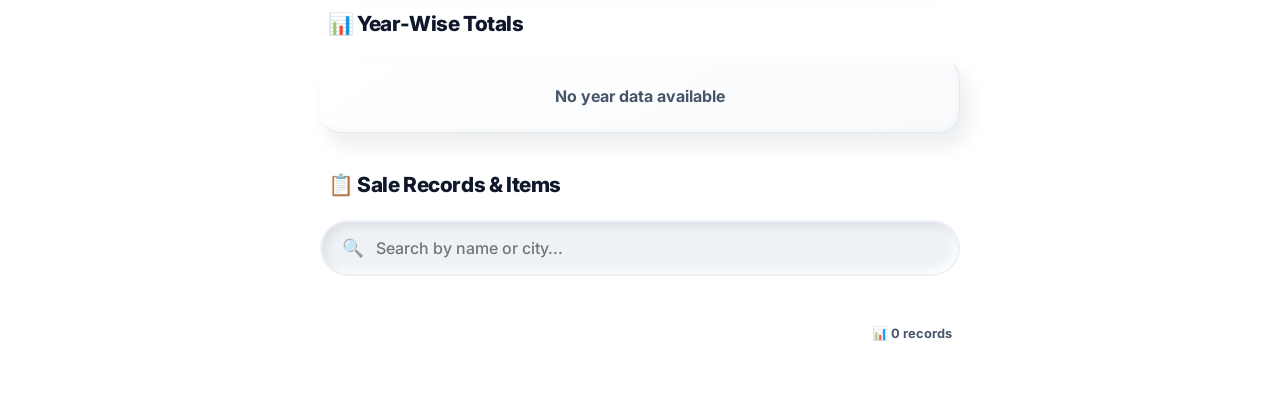
<file: index_bank_holiday.html>
<!DOCTYPE html>
<html lang="en">
<head>
    <meta charset="UTF-8">
    <meta name="viewport" content="width=device-width, initial-scale=1.0">
    <meta name="description" content="Customer directory for Kabir Emporium">
    <title>Kabir Emporium Directory</title>
    <link rel="icon" href="data:image/svg+xml,<svg xmlns='http://www.w3.org/2000/svg' viewBox='0 0 100 100'><text y='.9em' font-size='90'>📘</text></svg>">
    <link rel="preconnect" href="https://fonts.googleapis.com">
    <link rel="preconnect" href="https://fonts.gstatic.com" crossorigin>
    <link href="https://fonts.googleapis.com/css2?family=Inter:wght@400;500;600;700;800&display=swap" rel="stylesheet">
    <style>
        :root {
            --bg-grad: radial-gradient(circle at 50% 0%, #f1f5f9 0%, #cbd5e1 100%);
            --surface-3d: linear-gradient(145deg, #ffffff, #f8fafc);
            --surface-hover-3d: linear-gradient(145deg, #ffffff, #f1f5f9);
            --text-main: #0f172a;
            --text-muted: #475569;
            --border-highlight: rgba(255, 255, 255, 0.9);
            --border-shadow: rgba(203, 213, 225, 0.5);
            --accent: #2563eb;
            --accent-hover: #1d4ed8;
            --accent-depth: #1e3a8a;
            --danger: #ef4444;
            --danger-depth: #991b1b;
            --success: #10b981;
            --warning: #f59e0b;
            --radius: 20px;
            
            /* 3D Shadows */
            --shadow-3d: 
                8px 12px 20px rgba(15, 23, 42, 0.08), 
                -4px -4px 12px rgba(255, 255, 255, 0.8),
                inset 2px 2px 4px rgba(255, 255, 255, 1),
                inset -2px -2px 6px rgba(15, 23, 42, 0.03);
                
            --shadow-3d-hover: 
                12px 18px 28px rgba(15, 23, 42, 0.12), 
                -6px -6px 16px rgba(255, 255, 255, 0.9),
                inset 2px 2px 4px rgba(255, 255, 255, 1),
                inset -2px -2px 6px rgba(15, 23, 42, 0.04);
                
            --shadow-pressed: 
                inset 4px 4px 8px rgba(15, 23, 42, 0.08), 
                inset -4px -4px 8px rgba(255, 255, 255, 0.9),
                0 2px 2px rgba(255, 255, 255, 0.6);
                
            --transition-smooth: all 0.3s cubic-bezier(0.16, 1, 0.3, 1);
            --transition-spring: all 0.5s cubic-bezier(0.34, 1.56, 0.64, 1);
        }

        html {
            scroll-behavior: smooth;
        }

        *, *::before, *::after {
            box-sizing: border-box;
        }

        body {
            margin: 0;
            font-family: 'Inter', system-ui, -apple-system, BlinkMacSystemFont, sans-serif;
            background: var(--bg-grad);
            background-attachment: fixed;
            color: var(--text-main);
            padding: 40px 16px;
            line-height: 1.5;
            -webkit-font-smoothing: antialiased;
        }

        input, button, textarea, select {
            font-family: inherit;
        }

        .container {
            max-width: 640px;
            margin: 0 auto;
            perspective: 1500px; /* Perspective for 3D tilts */
            animation: fadeIn 0.6s var(--transition-smooth);
        }

        @keyframes fadeIn {
            from { opacity: 0; transform: translateY(20px) scale(0.98); }
            to { opacity: 1; transform: translateY(0) scale(1); }
        }

        /* 3D Core Card Style */
        .card-3d {
            background: var(--surface-3d);
            border-radius: var(--radius);
            box-shadow: var(--shadow-3d);
            border-top: 1px solid var(--border-highlight);
            border-left: 1px solid var(--border-highlight);
            border-right: 1px solid var(--border-shadow);
            border-bottom: 1px solid var(--border-shadow);
            transition: var(--transition-spring);
            transform-style: preserve-3d;
            position: relative;
        }

        .card-3d:hover {
            box-shadow: var(--shadow-3d-hover);
            transform: translateY(-6px) rotateX(2deg) rotateY(-1deg);
        }

        /* Brand Header Card */
        .brand-header-card {
            padding: 36px 28px 28px;
            margin-bottom: 32px;
            display: flex;
            flex-direction: column;
            align-items: center;
            text-align: center;
            gap: 16px;
        }

        /* 3D Shubh Labh */
        .shubh-labh-left, .shubh-labh-right {
            position: absolute;
            top: -12px;
            font-size: 0.75rem;
            font-weight: 800;
            color: var(--text-main);
            letter-spacing: 0.08em;
            background: #ffffff;
            padding: 6px 14px;
            border-radius: 12px;
            box-shadow: 
                0 6px 0 #cbd5e1, 
                0 10px 15px rgba(15, 23, 42, 0.15),
                inset 0 2px 2px rgba(255, 255, 255, 1);
            border: 1px solid rgba(255,255,255,0.8);
            animation: float3D 3s infinite ease-in-out alternate;
            transform-style: preserve-3d;
        }

        .om-symbol { color: var(--danger); font-size: 0.9rem; text-shadow: 0 1px 1px rgba(239, 68, 68, 0.4); }
        .swastik-symbol { color: var(--warning); font-size: 0.9rem; text-shadow: 0 1px 1px rgba(245, 158, 11, 0.4); }

        .shubh-labh-left { left: 20px; animation-delay: 0s; }
        .shubh-labh-right { right: 20px; animation-delay: 1.5s; }

        @keyframes float3D {
            0% { transform: translateY(0) translateZ(10px) rotateZ(-2deg); }
            100% { transform: translateY(-8px) translateZ(20px) rotateZ(2deg); }
        }

        .brand-info {
            display: flex;
            flex-direction: column;
            align-items: center;
            gap: 6px;
            margin-top: 8px;
            transform: translateZ(20px);
        }

        .brand-title {
            font-size: 1.9rem;
            font-weight: 800;
            letter-spacing: -0.04em;
            color: var(--text-main);
            margin: 0;
            display: flex;
            align-items: center;
            justify-content: center;
            gap: 12px;
            text-shadow: 2px 2px 4px rgba(15, 23, 42, 0.1);
        }

        .brand-subtitle {
            font-size: 0.85rem;
            font-weight: 600;
            color: var(--text-muted);
            letter-spacing: 0.04em;
            text-transform: uppercase;
        }

        /* 3D Sync Pill */
        .sync-pill {
            display: inline-flex;
            align-items: center;
            gap: 10px;
            background: var(--surface-3d);
            padding: 8px 18px;
            border-radius: 99px;
            font-size: 0.75rem;
            font-weight: 700;
            color: var(--text-main);
            box-shadow: 
                3px 4px 8px rgba(15,23,42,0.06), 
                -2px -2px 6px rgba(255,255,255,0.8),
                inset 1px 1px 2px rgba(255,255,255,1);
            transform: translateZ(15px);
            transition: var(--transition-smooth);
        }

        .sync-pill:hover {
            transform: translateZ(25px) scale(1.05);
            box-shadow: 5px 6px 12px rgba(15,23,42,0.1), -3px -3px 8px rgba(255,255,255,0.9);
        }

        .bank-holiday-pill {
            display: inline-flex;
            align-items: center;
            justify-content: center;
            gap: 8px;
            max-width: 100%;
            margin-top: -6px;
            padding: 8px 16px;
            border-radius: 99px;
            background: linear-gradient(145deg, #fff7ed, #ffedd5);
            color: #9a3412;
            border: 1px solid #fed7aa;
            box-shadow: 0 4px 10px rgba(154, 52, 18, 0.08), inset 1px 1px 2px rgba(255,255,255,0.9);
            font-size: 0.74rem;
            font-weight: 800;
            line-height: 1.4;
            text-align: center;
            transform: translateZ(12px);
        }

        .bank-holiday-pill.today {
            background: linear-gradient(145deg, #fee2e2, #fecaca);
            color: #991b1b;
            border-color: #fca5a5;
        }

        .bank-holiday-pill.weekly-closure {
            background: linear-gradient(145deg, #eff6ff, #dbeafe);
            color: #1e40af;
            border-color: #bfdbfe;
        }

        .bank-holiday-icon {
            flex: 0 0 auto;
            font-size: 0.95rem;
        }

        @media (max-width: 380px) {
            .bank-holiday-pill {
                padding: 7px 11px;
                font-size: 0.68rem;
            }
        }

        .status-dot {
            width: 10px;
            height: 10px;
            border-radius: 50%;
            background: var(--text-muted);
            box-shadow: inset 1px 1px 2px rgba(255,255,255,0.5), inset -1px -1px 2px rgba(0,0,0,0.2);
            transition: var(--transition-smooth);
        }

        .status-dot.active {
            background: var(--success);
            box-shadow: 0 0 12px var(--success), inset 2px 2px 4px rgba(255,255,255,0.6);
        }

        .status-dot.error {
            background: var(--danger);
            box-shadow: 0 0 12px var(--danger), inset 2px 2px 4px rgba(255,255,255,0.6);
        }

        /* Layout Cards Margin */
        .card { padding: 32px; margin-bottom: 32px; }

        /* Chunky 3D Year Banner */
        .year-banner {
            background: linear-gradient(135deg, var(--accent), var(--accent-hover));
            color: #ffffff;
            padding: 18px 24px;
            border-radius: 16px;
            font-size: 0.9rem;
            font-weight: 700;
            display: flex;
            justify-content: space-between;
            align-items: center;
            margin-bottom: 32px;
            border-top: 2px solid rgba(255, 255, 255, 0.4);
            box-shadow: 
                0 8px 0 var(--accent-depth), 
                0 15px 25px rgba(37, 99, 235, 0.3), 
                inset 0 2px 4px rgba(255, 255, 255, 0.3);
            transition: var(--transition-spring);
        }

        .year-banner:hover {
            transform: translateY(-4px);
            box-shadow: 
                0 12px 0 var(--accent-depth), 
                0 20px 30px rgba(37, 99, 235, 0.4), 
                inset 0 2px 4px rgba(255, 255, 255, 0.4);
        }

        /* Dashboard 3D Grid */
        .dashboard {
            display: grid;
            grid-template-columns: repeat(4, 1fr);
            gap: 20px;
            margin-bottom: 36px;
        }

        .stat-item {
            display: flex;
            flex-direction: column;
            gap: 8px;
            padding: 22px 16px;
            border-radius: 18px;
        }

        .stat-label {
            font-size: 0.65rem;
            font-weight: 800;
            color: var(--text-muted);
            text-transform: uppercase;
            letter-spacing: 0.08em;
            transform: translateZ(5px);
        }

        .stat-value {
            font-size: 1.45rem;
            font-weight: 800;
            letter-spacing: -0.03em;
            color: var(--accent);
            text-shadow: 1px 1px 0 rgba(255,255,255,1);
            transform: translateZ(10px);
        }

        @media (max-width: 480px) {
            .dashboard { grid-template-columns: 1fr 1fr; }
        }

        /* Year-Wise Breakdown Grid */
        .year-grid {
            display: grid;
            grid-template-columns: repeat(auto-fill, minmax(180px, 1fr));
            gap: 20px;
            margin-bottom: 36px;
        }

        .year-card {
            padding: 24px;
            display: flex;
            flex-direction: column;
            gap: 8px;
        }

        .year-card-title {
            font-size: 0.85rem;
            font-weight: 800;
            color: var(--text-muted);
            display: flex;
            justify-content: space-between;
            align-items: center;
        }

        .year-card-total {
            font-size: 1.35rem;
            font-weight: 800;
            letter-spacing: -0.02em;
            color: var(--text-main);
        }

        /* 3D Forms & Inputs (Carved Inset Effect) */
        .form-group { margin-bottom: 24px; }

        .form-group label {
            display: block;
            font-size: 0.8rem;
            font-weight: 700;
            color: var(--text-muted);
            margin-bottom: 10px;
            text-shadow: 1px 1px 0 rgba(255,255,255,0.8);
        }

        .form-control {
            width: 100%;
            padding: 16px 20px;
            background: #eef2f6; /* slightly darker for carve effect */
            border: 2px solid transparent;
            border-radius: 14px;
            font-size: 1rem;
            font-weight: 500;
            color: var(--text-main);
            box-shadow: var(--shadow-pressed);
            transition: var(--transition-smooth);
            outline: none;
            appearance: none;
        }

        .form-control:focus {
            background: #ffffff;
            border-color: var(--accent);
            box-shadow: 
                inset 2px 2px 4px rgba(15,23,42,0.04), 
                0 0 0 4px var(--focus-ring);
        }

        /* Chunky 3D Buttons */
        .btn {
            display: inline-block;
            width: 100%;
            padding: 18px;
            border-radius: 16px;
            font-size: 1.05rem;
            font-weight: 800;
            cursor: pointer;
            text-align: center;
            transition: transform 0.1s cubic-bezier(0.4, 0, 0.2, 1), box-shadow 0.1s cubic-bezier(0.4, 0, 0.2, 1);
            outline: none;
        }

        .btn-primary {
            background: var(--accent);
            color: #ffffff;
            border: 1px solid var(--accent-hover);
            border-top: 2px solid rgba(255,255,255,0.3);
            box-shadow: 
                0 8px 0 var(--accent-depth), 
                0 15px 20px rgba(37, 99, 235, 0.3), 
                inset 0 2px 4px rgba(255, 255, 255, 0.2);
            text-shadow: 0 1px 2px rgba(0,0,0,0.2);
            margin-bottom: 8px; /* Room for shadow */
        }

        .btn-primary:hover {
            transform: translateY(-2px);
            box-shadow: 
                0 10px 0 var(--accent-depth), 
                0 20px 25px rgba(37, 99, 235, 0.4), 
                inset 0 2px 4px rgba(255, 255, 255, 0.3);
        }

        .btn-primary:active {
            transform: translateY(8px);
            box-shadow: 
                0 0px 0 var(--accent-depth), 
                0 2px 5px rgba(37, 99, 235, 0.4), 
                inset 0 4px 6px rgba(0, 0, 0, 0.2);
            border-top: 1px solid transparent;
        }

        .btn-primary:disabled {
            opacity: 0.6;
            cursor: not-allowed;
            transform: translateY(8px);
            box-shadow: 0 0px 0 var(--accent-depth);
        }

        /* Records Header Section */
        .records-section-header {
            display: flex;
            justify-content: space-between;
            align-items: center;
            margin-bottom: 20px;
            padding: 0 8px;
        }

        .records-title {
            font-size: 1.3rem;
            font-weight: 800;
            letter-spacing: -0.02em;
            text-shadow: 1px 1px 0 rgba(255,255,255,0.8);
        }

        /* Search & Autocomplete Suggestions & Floating Cities */
        .search-wrapper {
            position: relative;
            margin-bottom: 12px;
        }

        .search-wrapper input {
            padding-left: 54px;
            border-radius: 99px;
            background: #eef2f6;
        }

        .search-icon {
            position: absolute;
            left: 22px;
            top: 50%;
            transform: translateY(-50%);
            opacity: 0.6;
            font-size: 1.1rem;
            transition: var(--transition-smooth);
        }

        .search-wrapper input:focus ~ .search-icon {
            opacity: 1;
            color: var(--accent);
            transform: translateY(-50%) scale(1.1);
        }

        /* Autocomplete Suggestions Dropdown */
        .suggestions-dropdown {
            position: absolute;
            top: calc(100% + 12px);
            left: 0;
            right: 0;
            background: var(--surface-3d);
            border-radius: 16px;
            box-shadow: var(--shadow-3d-hover);
            border: 1px solid var(--border-highlight);
            z-index: 100;
            max-height: 220px;
            overflow-y: auto;
            display: none;
            padding: 8px;
        }

        .suggestions-dropdown.active {
            display: block;
            animation: fadeIn 0.2s var(--transition-smooth);
        }

        .suggestion-item {
            padding: 14px 20px;
            font-size: 0.9rem;
            font-weight: 600;
            cursor: pointer;
            display: flex;
            justify-content: space-between;
            align-items: center;
            border-radius: 10px;
            transition: var(--transition-smooth);
        }

        .suggestion-item:hover {
            background: var(--bg-grad);
            color: var(--accent);
            transform: scale(0.98);
        }

        /* Hovering Cities Bar Below Search Bar */
        .hovering-cities-container {
            display: flex;
            gap: 12px;
            overflow-x: auto;
            padding: 8px 4px 16px 4px;
            margin-bottom: 12px;
            scrollbar-width: none; /* hide scrollbar for cleaner 3D look */
        }
        .hovering-cities-container::-webkit-scrollbar { display: none; }

        .city-hover-pill {
            display: inline-flex;
            align-items: center;
            gap: 8px;
            background: var(--surface-3d);
            border: 1px solid var(--border-highlight);
            padding: 8px 18px;
            border-radius: 99px;
            font-size: 0.8rem;
            font-weight: 700;
            color: var(--text-muted);
            cursor: pointer;
            white-space: nowrap;
            box-shadow: 
                4px 6px 10px rgba(15,23,42,0.06), 
                -2px -2px 6px rgba(255,255,255,0.8),
                inset 1px 1px 2px rgba(255,255,255,1);
            transition: var(--transition-spring);
        }

        .city-hover-pill:hover, .city-hover-pill.active {
            background: var(--accent);
            color: #ffffff;
            border-color: var(--accent-hover);
            box-shadow: 
                0 6px 0 var(--accent-depth),
                0 10px 15px rgba(37,99,235,0.3),
                inset 0 2px 2px rgba(255,255,255,0.3);
            transform: translateY(-4px);
        }
        
        .city-hover-pill:active {
            transform: translateY(2px);
            box-shadow: 0 0 0 var(--accent-depth), 0 2px 4px rgba(37,99,235,0.3);
        }

        .showing-text {
            text-align: right;
            font-size: 0.8rem;
            font-weight: 700;
            color: var(--text-muted);
            margin-top: 0;
            margin-bottom: 20px;
            padding-right: 8px;
            text-shadow: 1px 1px 0 rgba(255,255,255,0.8);
        }

        /* 3D Record Cards */
        .record-card {
            padding: 26px;
            margin-bottom: 20px;
        }

        .record-header {
            display: flex;
            justify-content: space-between;
            align-items: flex-start;
            margin-bottom: 16px;
        }

        .record-name {
            font-weight: 800;
            font-size: 1.15rem;
            letter-spacing: -0.01em;
            color: var(--text-main);
        }

        .badge {
            background: var(--surface-hover-3d);
            color: var(--text-main);
            padding: 6px 14px;
            border-radius: 10px;
            font-size: 0.75rem;
            font-weight: 700;
            border: 1px solid var(--border-highlight);
            box-shadow: 
                2px 4px 8px rgba(15,23,42,0.05),
                inset 1px 1px 2px rgba(255,255,255,1);
        }

        .record-details {
            display: flex;
            justify-content: space-between;
            align-items: flex-end;
            margin-top: 20px;
            padding-top: 16px;
            border-top: 2px dashed rgba(15,23,42,0.05);
        }

        .record-calc {
            font-size: 0.9rem;
            font-weight: 600;
            color: var(--text-muted);
        }

        .record-total {
            font-weight: 800;
            font-size: 1.4rem;
            letter-spacing: -0.02em;
            color: var(--accent);
            text-shadow: 1px 1px 0 rgba(255,255,255,1);
        }

        /* 3D Icon Button */
        .btn-icon {
            background: var(--surface-3d);
            border: 1px solid var(--border-highlight);
            color: var(--text-muted);
            cursor: pointer;
            padding: 10px;
            border-radius: 12px;
            box-shadow: 
                0 4px 0 #cbd5e1, 
                0 6px 10px rgba(15,23,42,0.08),
                inset 1px 1px 2px rgba(255,255,255,1);
            transition: var(--transition-spring);
            margin-bottom: 4px;
        }

        .btn-icon:hover {
            color: var(--danger);
            transform: translateY(-2px);
            box-shadow: 
                0 6px 0 #cbd5e1, 
                0 10px 15px rgba(15,23,42,0.1),
                inset 1px 1px 2px rgba(255,255,255,1);
        }
        
        .btn-icon:active {
            transform: translateY(4px);
            box-shadow: 0 0 0 #cbd5e1, 0 2px 4px rgba(15,23,42,0.1);
        }

        /* Settings Area */
        .settings-panel p {
            font-size: 0.9rem;
            font-weight: 500;
            color: var(--text-muted);
            margin-bottom: 20px;
        }

        /* Toast Notifications */
        #toast-container {
            position: fixed;
            bottom: 32px;
            left: 50%;
            transform: translateX(-50%);
            display: flex;
            flex-direction: column;
            gap: 12px;
            z-index: 9999;
            pointer-events: none;
        }

        .toast {
            background: var(--text-main);
            color: #ffffff;
            padding: 16px 32px;
            border-radius: 99px;
            font-size: 0.9rem;
            font-weight: 700;
            box-shadow: 0 10px 25px rgba(15,23,42,0.3), inset 0 2px 4px rgba(255,255,255,0.2);
            animation: toastEnter 0.4s cubic-bezier(0.34, 1.56, 0.64, 1);
            border-top: 1px solid rgba(255, 255, 255, 0.2);
        }

        @keyframes toastEnter {
            from { opacity: 0; transform: translateY(40px) scale(0.9) rotateX(-20deg); }
            to { opacity: 1; transform: translateY(0) scale(1) rotateX(0); }
        }

        /* Custom Confirm Modal */
        .modal-overlay {
            position: fixed;
            inset: 0;
            background: rgba(15, 23, 42, 0.5);
            backdrop-filter: blur(10px);
            display: none;
            place-items: center;
            z-index: 1000;
            opacity: 0;
            transition: opacity 0.4s var(--transition-smooth);
            perspective: 1000px;
        }

        .modal-overlay.active {
            display: grid;
            opacity: 1;
        }

        .modal-content {
            background: var(--surface-3d);
            padding: 36px 32px;
            border-radius: 24px;
            width: 90%;
            max-width: 360px;
            text-align: center;
            box-shadow: 0 30px 60px rgba(15,23,42,0.3), inset 2px 2px 4px rgba(255,255,255,1);
            border: 1px solid var(--border-highlight);
            transform: scale(0.9) translateY(20px) rotateX(10deg);
            transition: var(--transition-spring);
        }

        .modal-overlay.active .modal-content {
            transform: scale(1) translateY(0) rotateX(0deg);
        }

        .modal-title {
            font-weight: 800;
            font-size: 1.3rem;
            margin-bottom: 12px;
            color: var(--text-main);
        }

        .modal-text {
            font-size: 0.9rem;
            font-weight: 500;
            color: var(--text-muted);
            margin-bottom: 32px;
        }

        .modal-actions {
            display: flex;
            gap: 16px;
        }

        .modal-btn {
            flex: 1;
            padding: 16px;
            border-radius: 14px;
            font-weight: 800;
            cursor: pointer;
            font-size: 0.95rem;
            transition: var(--transition-spring);
            margin-bottom: 6px;
        }

        .modal-btn-cancel {
            background: var(--surface-3d);
            color: var(--text-main);
            border: 1px solid var(--border-highlight);
            box-shadow: 0 6px 0 #cbd5e1, 0 8px 15px rgba(15,23,42,0.1), inset 1px 1px 2px rgba(255,255,255,1);
        }
        .modal-btn-cancel:active {
            transform: translateY(6px);
            box-shadow: 0 0 0 #cbd5e1, 0 2px 4px rgba(15,23,42,0.1);
        }

        .modal-btn-danger {
            background: var(--danger);
            color: white;
            border: 1px solid var(--danger-depth);
            border-top: 1px solid rgba(255,255,255,0.3);
            box-shadow: 0 6px 0 var(--danger-depth), 0 10px 15px rgba(239,68,68,0.3), inset 0 2px 2px rgba(255,255,255,0.3);
        }
        .modal-btn-danger:active {
            transform: translateY(6px);
            box-shadow: 0 0 0 var(--danger-depth), 0 2px 4px rgba(239,68,68,0.3);
        }
    </style>
</head>
<body>
    <div class="container">
        <!-- Centered Brand Header Card with Corner Animated Shubh Labh -->
        <div class="card-3d brand-header-card">
            <span class="shubh-labh-left"><span class="om-symbol">ॐ</span> शुभ</span>
            <span class="shubh-labh-right">लाभ <span class="swastik-symbol">卐</span></span>
            <div class="brand-info">
                <h1 class="brand-title">📘 Kabir Emporium</h1>
                <span class="brand-subtitle">Customer & Sales Directory System</span>
            </div>
            <div class="sync-pill">
                <div id="status-dot" class="status-dot"></div>
                <span id="status-text">Connecting...</span>
            </div>
            <div class="bank-holiday-pill" id="bank-holiday-pill" aria-live="polite">
                <span class="bank-holiday-icon">🏦</span>
                <span id="bank-holiday-text">Checking bank holidays...</span>
            </div>
        </div>

        <!-- GitHub Settings -->
        <div id="settings-panel" class="card-3d card settings-panel" style="display: none;">
            <h3 style="margin-bottom: 12px; font-size: 1.1rem; font-weight: 800;">☁️ GitHub Cloud Connection</h3>
            <p>Enter your GitHub Token to load and save records directly from your cloud repository.</p>
            <div class="form-group" style="margin-bottom: 20px;">
                <input type="password" id="gh-token" class="form-control" placeholder="🔑 e.g. ghp_xxxxxxxxxxxx">
            </div>
            <button class="btn btn-primary" onclick="saveToken()">🔗 Connect to GitHub</button>
        </div>

        <!-- Dashboard -->
        <div class="dashboard">
            <div class="card-3d stat-item">
                <span class="stat-label" id="stat-day-label">📈 Day Sale</span>
                <span class="stat-value" id="stat-day-sale">₹0.00</span>
            </div>
            <div class="card-3d stat-item">
                <span class="stat-label">📋 Records</span>
                <span class="stat-value" id="stat-records">0</span>
            </div>
            <div class="card-3d stat-item">
                <span class="stat-label">📦 Items</span>
                <span class="stat-value" id="stat-items">0</span>
            </div>
            <div class="card-3d stat-item">
                <span class="stat-label">📍 Cities/Villages</span>
                <span class="stat-value" id="stat-cities">0</span>
            </div>
        </div>

        <!-- Current Year Banner Above Form Box -->
        <div class="year-banner">
            <span>📅 Active Fiscal Year / Period</span>
            <span style="font-size: 1.1rem; font-weight: 800;" id="banner-year">2026</span>
        </div>

        <!-- Add Record Form -->
        <div class="card-3d card">
            <form id="record-form">
                <div style="display: grid; grid-template-columns: 1fr 1fr; gap: 20px;">
                    <div class="form-group" style="grid-column: span 2;">
                        <label>👤 Customer Name</label>
                        <input type="text" id="cust-name" class="form-control" required placeholder="e.g. Aman Bhatia">
                    </div>
                    <div class="form-group" style="grid-column: span 2;">
                        <label>🏙️ City/Village</label>
                        <input type="text" id="cust-city" class="form-control" required placeholder="e.g. Tarapur">
                    </div>
                    <div class="form-group">
                        <label>🔢 Item Count</label>
                        <input type="number" id="cust-items" class="form-control" value="1" min="1" required>
                    </div>
                    <div class="form-group">
                        <label>💵 Price (₹)</label>
                        <input type="number" id="cust-price" class="form-control" step="0.01" required placeholder="e.g. 500.00">
                    </div>
                    <div class="form-group" style="grid-column: span 2;">
                        <label>📅 Date</label>
                        <input type="date" id="cust-date" class="form-control" required onchange="updateDashboard()">
                    </div>
                </div>
                <button type="submit" class="btn btn-primary" id="save-btn" style="margin-top: 12px;">💾 Save directly to GitHub</button>
            </form>
        </div>

        <!-- Year-Wise Summary Section -->
        <div class="records-section-header">
            <div class="records-title">📊 Year-Wise Totals</div>
        </div>
        <div id="year-summary-container" class="year-grid"></div>

        <!-- Records Section Header -->
        <div class="records-section-header">
            <div class="records-title">📋 Sale Records & Items</div>
        </div>

        <!-- Search & Predictive Autocomplete Bar -->
        <div class="search-wrapper">
            <span class="search-icon">🔍</span>
            <input type="text" id="search-bar" class="form-control" placeholder="Search by name or city..." oninput="handleSearchInput()" autocomplete="off">
            <!-- Predictive Suggestions Dropdown -->
            <div id="search-suggestions" class="suggestions-dropdown"></div>
        </div>

        <!-- Hovering Cities Bar Below Search Bar -->
        <div id="hovering-cities" class="hovering-cities-container"></div>

        <div class="showing-text" id="showing-count">📊 0 records</div>
        <div id="records-container"></div>
    </div>

    <!-- Toast Notifications -->
    <div id="toast-container"></div>

    <!-- Confirm Modal -->
    <div class="modal-overlay" id="confirm-modal">
        <div class="modal-content">
            <div class="modal-title">⚠️ Delete Record?</div>
            <div class="modal-text">This will immediately update and sync to GitHub.</div>
            <div class="modal-actions">
                <button class="modal-btn modal-btn-cancel" onclick="closeModal()">❌ Cancel</button>
                <button class="modal-btn modal-btn-danger" id="confirm-delete-btn">🗑️ Delete & Sync</button>
            </div>
        </div>
    </div>

    <script>
        const GITHUB_OWNER = 'playtv02';
        const GITHUB_REPO = 'Customer-directory';
        const FILE_PATH = 'data.json';
        let records = [];
        let fileSha = null;
        let deleteTargetId = null;

        // Gujarat (Ahmedabad) bank holidays for 2026, based on the
        // Gujarat Government bank-holiday notification.
        const GUJARAT_BANK_HOLIDAYS_2026 = [
            ['2026-01-14', 'Makar Sankranti'],
            ['2026-01-26', 'Republic Day'],
            ['2026-03-04', 'Holi / Dhuleti'],
            ['2026-03-21', 'Ramjan-Eid'],
            ['2026-03-26', 'Shree Ram Navmi'],
            ['2026-03-31', 'Mahavir Janma Kalyanak'],
            ['2026-04-01', 'Annual bank account closing'],
            ['2026-04-03', 'Good Friday'],
            ['2026-04-14', 'Dr. Babasaheb Ambedkar Jayanti'],
            ['2026-05-28', 'Eid-Ul-Adha (Bakri-Eid)'],
            ['2026-08-15', 'Independence Day'],
            ['2026-08-28', 'Raksha Bandhan'],
            ['2026-09-04', 'Janmashtami'],
            ['2026-09-15', 'Samvatsari'],
            ['2026-10-02', 'Mahatma Gandhi Jayanti'],
            ['2026-10-20', 'Dusshera'],
            ['2026-10-31', "Sardar Vallabhbhai Patel's Birthday"],
            ['2026-11-10', 'Vikram Samvat New Year'],
            ['2026-12-25', 'Christmas']
        ];

        function updateBankHolidayPill() {
            const pill = document.getElementById('bank-holiday-pill');
            const label = document.getElementById('bank-holiday-text');
            if (!pill || !label) return;

            const now = new Date();
            const today = new Date(now.getFullYear(), now.getMonth(), now.getDate());
            const dateKey = `${today.getFullYear()}-${String(today.getMonth() + 1).padStart(2, '0')}-${String(today.getDate()).padStart(2, '0')}`;

            const holidayToday = GUJARAT_BANK_HOLIDAYS_2026.find(([date]) => date === dateKey);
            const day = today.getDay();
            const weekOfMonth = Math.floor((today.getDate() - 1) / 7) + 1;
            const isSaturdayClosure = day === 6 && (weekOfMonth === 2 || weekOfMonth === 4);
            const isSundayClosure = day === 0;

            pill.classList.remove('today', 'weekly-closure');

            if (holidayToday) {
                pill.classList.add('today');
                label.textContent = `Bank Holiday Today: ${holidayToday[1]}`;
                return;
            }

            if (isSaturdayClosure || isSundayClosure) {
                pill.classList.add('weekly-closure');
                label.textContent = isSundayClosure
                    ? 'Banks Closed Today: Sunday'
                    : 'Banks Closed Today: 2nd / 4th Saturday';
                return;
            }

            const nextHoliday = GUJARAT_BANK_HOLIDAYS_2026.find(([date]) => {
                const [year, month, dayOfMonth] = date.split('-').map(Number);
                return new Date(year, month - 1, dayOfMonth) > today;
            });

            if (nextHoliday) {
                const [date, name] = nextHoliday;
                const holidayDate = new Date(`${date}T00:00:00`);
                const formattedDate = holidayDate.toLocaleDateString('en-IN', {
                    day: 'numeric', month: 'short'
                });
                label.textContent = `Next Bank Holiday: ${name} • ${formattedDate}`;
            } else {
                label.textContent = '2026 bank holiday list completed';
            }
        }

        document.addEventListener('DOMContentLoaded', () => {
            const today = new Date();
            document.getElementById('cust-date').valueAsDate = today;
            document.getElementById('banner-year').textContent = today.getFullYear();
            updateDashboard();
            updateBankHolidayPill();
            checkTokenAndLoad();

            // Close suggestions when clicking outside
            document.addEventListener('click', (e) => {
                if (!e.target.closest('.search-wrapper')) {
                    document.getElementById('search-suggestions').classList.remove('active');
                }
            });
        });

        // Custom Toast function
        function showToast(message) {
            const container = document.getElementById('toast-container');
            const toast = document.createElement('div');
            toast.className = 'toast';
            toast.textContent = message;
            container.appendChild(toast);
            setTimeout(() => {
                toast.style.opacity = '0';
                toast.style.transform = 'translateY(40px) scale(0.9) rotateX(20deg)';
                toast.style.transition = 'all 0.4s cubic-bezier(0.16, 1, 0.3, 1)';
                setTimeout(() => toast.remove(), 400);
            }, 3000);
        }

        // Custom Modal
        function openModal(id) {
            deleteTargetId = id;
            document.getElementById('confirm-modal').classList.add('active');
        }

        function closeModal() {
            deleteTargetId = null;
            document.getElementById('confirm-modal').classList.remove('active');
        }

        document.getElementById('confirm-delete-btn').addEventListener('click', async () => {
            if (deleteTargetId) {
                records = records.filter(r => r.id !== deleteTargetId);
                closeModal();
                updateDashboard();
                renderRecords();
                renderHoveringCities();
                await pushDataToGitHub();
                showToast('✅ Record deleted from GitHub');
            }
        });

        // UI Status
        function updateStatus(message, state) {
            document.getElementById('status-text').textContent = message;
            document.getElementById('status-dot').className = 'status-dot ' + state;
        }

        // GitHub Logic (Online Only)
        function checkTokenAndLoad() {
            const token = localStorage.getItem('ke_gh_token');
            if (!token) {
                document.getElementById('settings-panel').style.display = 'block';
                updateStatus('Disconnected', 'error');
            } else {
                document.getElementById('settings-panel').style.display = 'none';
                fetchDataFromGitHub();
            }
        }

        function saveToken() {
            const val = document.getElementById('gh-token').value.trim();
            if (val) {
                localStorage.setItem('ke_gh_token', val);
                checkTokenAndLoad();
                showToast('🔑 Token saved');
            }
        }

        const encodeBase64 = str => btoa(unescape(encodeURIComponent(str)));
        const decodeBase64 = str => decodeURIComponent(escape(atob(str)));

        async function fetchDataFromGitHub() {
            updateStatus('Fetching cloud data...', 'syncing');
            const token = localStorage.getItem('ke_gh_token');
            try {
                const response = await fetch(`https://api.github.com/repos/${GITHUB_OWNER}/${GITHUB_REPO}/contents/${FILE_PATH}`, {
                    headers: { 'Authorization': `token ${token}` },
                    cache: 'no-store'
                });
                if (response.ok) {
                    const data = await response.json();
                    fileSha = data.sha;
                    records = JSON.parse(decodeBase64(data.content));
                    updateDashboard();
                    renderRecords();
                    renderHoveringCities();
                    updateStatus('Synced (Online)', 'active');
                } else if (response.status === 404) {
                    records = [];
                    updateDashboard();
                    renderRecords();
                    renderHoveringCities();
                    updateStatus('Ready (New File)', 'active');
                } else {
                    throw new Error('Auth Error');
                }
            } catch (e) {
                updateStatus('Cloud Error', 'error');
                document.getElementById('settings-panel').style.display = 'block';
                showToast('❌ Failed to fetch from GitHub repository');
            }
        }

        async function pushDataToGitHub() {
            const token = localStorage.getItem('ke_gh_token');
            const saveBtn = document.getElementById('save-btn');
            if (!token) return showToast('⚠️ Error: GitHub Token missing');

            updateStatus('Syncing to GitHub...', 'syncing');
            saveBtn.disabled = true;
            saveBtn.textContent = '⏳ Saving to GitHub...';

            try {
                const checkRes = await fetch(`https://api.github.com/repos/${GITHUB_OWNER}/${GITHUB_REPO}/contents/${FILE_PATH}`, {
                    headers: { 'Authorization': `token ${token}` },
                    cache: 'no-store'
                });
                if (checkRes.ok) {
                    const checkData = await checkRes.json();
                    fileSha = checkData.sha;
                }
            } catch (err) {
                // Ignore if file doesn't exist yet
            }

            const body = {
                message: `Update records via cloud app (${new Date().toLocaleString()})`,
                content: encodeBase64(JSON.stringify(records, null, 2))
            };
            if (fileSha) body.sha = fileSha;

            try {
                const response = await fetch(`https://api.github.com/repos/${GITHUB_OWNER}/${GITHUB_REPO}/contents/${FILE_PATH}`, {
                    method: 'PUT',
                    headers: {
                        'Authorization': `token ${token}`,
                        'Content-Type': 'application/json'
                    },
                    body: JSON.stringify(body)
                });
                if (response.ok) {
                    fileSha = (await response.json()).content.sha;
                    updateStatus('Synced (Online)', 'active');
                    showToast('✨ Successfully saved to GitHub');
                } else {
                    throw new Error();
                }
            } catch (e) {
                updateStatus('Sync Failed', 'error');
                showToast('❌ Failed to save directly to GitHub');
            } finally {
                saveBtn.disabled = false;
                saveBtn.textContent = '💾 Save directly to GitHub';
            }
        }

        // App Logic
        document.getElementById('record-form').addEventListener('submit', async e => {
            e.preventDefault();
            records.unshift({
                id: Date.now().toString(),
                name: document.getElementById('cust-name').value.trim(),
                city: document.getElementById('cust-city').value.trim(),
                items: parseInt(document.getElementById('cust-items').value),
                price: parseFloat(document.getElementById('cust-price').value),
                date: document.getElementById('cust-date').value
            });
            updateDashboard();
            renderRecords();
            renderHoveringCities();
            document.getElementById('record-form').reset();
            document.getElementById('cust-date').valueAsDate = new Date();
            updateDashboard();
            await pushDataToGitHub();
        });

        // Predictive Search Input Handler & Autocomplete
        function handleSearchInput() {
            const query = document.getElementById('search-bar').value.trim().toLowerCase();
            renderRecords();
            renderHoveringCities();

            const dropdown = document.getElementById('search-suggestions');
            if (!query) {
                dropdown.classList.remove('active');
                dropdown.innerHTML = '';
                return;
            }

            // Find matching unique names or cities for autocomplete suggestions
            const matches = new Set();
            records.forEach(r => {
                if (r.name.toLowerCase().includes(query)) matches.add({type: '👤 Customer', text: r.name});
                if (r.city.toLowerCase().includes(query)) matches.add({type: '🏙️ City', text: r.city});
            });

            const matchList = Array.from(matches).slice(0, 5);
            if (matchList.length > 0) {
                dropdown.innerHTML = matchList.map(m => `
                    <div class="suggestion-item" onclick="selectSuggestion('${m.text}')">
                        <span>${m.text}</span>
                        <span style="font-size: 0.75rem; font-weight: 800; color: var(--text-muted);">${m.type}</span>
                    </div>
                `).join('');
                dropdown.classList.add('active');
            } else {
                dropdown.classList.remove('active');
                dropdown.innerHTML = '';
            }
        }

        function selectSuggestion(val) {
            document.getElementById('search-bar').value = val;
            document.getElementById('search-suggestions').classList.remove('active');
            renderRecords();
            renderHoveringCities();
        }

        // Render Hovering City Pills
        function renderHoveringCities() {
            const container = document.getElementById('hovering-cities');
            const currentQuery = document.getElementById('search-bar').value.trim().toLowerCase();
            
            // Extract unique cities
            const citiesMap = {};
            records.forEach(r => {
                if (r.city) {
                    const cityName = r.city.trim();
                    const key = cityName.toLowerCase();
                    if (!citiesMap[key]) citiesMap[key] = { name: cityName, count: 0 };
                    citiesMap[key].count++;
                }
            });

            const uniqueCities = Object.values(citiesMap);
            if (uniqueCities.length === 0) {
                container.innerHTML = '';
                return;
            }

            container.innerHTML = `
                <div class="city-hover-pill ${currentQuery === '' ? 'active' : ''}" onclick="filterByCity('')">
                    🌐 All Cities
                </div>
            ` + uniqueCities.map(c => `
                <div class="city-hover-pill ${currentQuery === c.name.toLowerCase() ? 'active' : ''}" onclick="filterByCity('${c.name}')">
                    📍 ${c.name} <span style="opacity: 0.6; font-size: 0.7rem;">(${c.count})</span>
                </div>
            `).join('');
        }

        function filterByCity(cityName) {
            document.getElementById('search-bar').value = cityName;
            document.getElementById('search-suggestions').classList.remove('active');
            renderRecords();
            renderHoveringCities();
        }

        function renderRecords() {
            const query = document.getElementById('search-bar').value.toLowerCase();
            const container = document.getElementById('records-container');
            container.innerHTML = '';
            
            const filtered = records.filter(r => 
                r.name.toLowerCase().includes(query) || r.city.toLowerCase().includes(query)
            );
            
            document.getElementById('showing-count').textContent = `📊 ${filtered.length} records`;

            if (filtered.length === 0) {
                container.innerHTML = `<div class="card-3d card" style="text-align: center; color: var(--text-muted); padding: 40px; font-weight: 700;">No matching records found</div>`;
                return;
            }
            
            filtered.forEach(r => {
                const total = (r.items * r.price).toFixed(2);
                const [y, m, d] = r.date.split('-');
                const card = document.createElement('div');
                card.className = 'card-3d record-card';
                card.innerHTML = `
                    <div class="record-header">
                        <div>
                            <div class="record-name">👤 ${r.name}</div>
                            <div style="font-size: 0.8rem; font-weight: 600; color: var(--text-muted); margin-top: 4px;">📅 ${d}/${m}/${y}</div>
                        </div>
                        <button class="btn-icon" onclick="openModal('${r.id}')" title="Delete">
                            <svg width="18" height="18" viewBox="0 0 24 24" fill="none" stroke="currentColor" stroke-width="2.5" stroke-linecap="round" stroke-linejoin="round"><polyline points="3 6 5 6 21 6"></polyline><path d="M19 6v14a2 2 0 0 1-2 2H7a2 2 0 0 1-2-2V6m3 0V4a2 2 0 0 1 2-2h4a2 2 0 0 1 2 2v2"></path></svg>
                        </button>
                    </div>
                    <span class="badge" style="cursor: pointer;" onclick="filterByCity('${r.city}')">📍 ${r.city}</span>
                    <div class="record-details">
                        <div class="record-calc">📦 ${r.items} × ₹${r.price.toFixed(2)}</div>
                        <div class="record-total">₹${Number(total).toLocaleString(undefined, {minimumFractionDigits: 2, maximumFractionDigits: 2})}</div>
                    </div>
                `;
                container.appendChild(card);
            });
        }

        function updateDashboard() {
            const selectedDate = document.getElementById('cust-date').value;
            let daySale = 0, totalItems = 0, cities = new Set();
            const yearMap = {};
            
            records.forEach(r => {
                if (r.date === selectedDate) {
                    daySale += (r.items * r.price);
                }
                totalItems += r.items;
                cities.add(r.city.toLowerCase());

                const year = r.date ? r.date.split('-')[0] : 'Unknown';
                if (!yearMap[year]) {
                    yearMap[year] = { sale: 0, count: 0, items: 0 };
                }
                yearMap[year].sale += (r.items * r.price);
                yearMap[year].count += 1;
                yearMap[year].items += r.items;
            });

            if (selectedDate) {
                const [y, m, d] = selectedDate.split('-');
                document.getElementById('stat-day-label').textContent = `📈 Sale (${d}/${m})`;
            } else {
                document.getElementById('stat-day-label').textContent = '📈 Day Sale';
            }

            document.getElementById('stat-day-sale').textContent = `₹${daySale.toLocaleString(undefined, {minimumFractionDigits: 2, maximumFractionDigits: 2})}`;
            document.getElementById('stat-records').textContent = records.length;
            document.getElementById('stat-items').textContent = totalItems;
            document.getElementById('stat-cities').textContent = cities.size;

            renderYearSummary(yearMap);
        }

        function renderYearSummary(yearMap) {
            const container = document.getElementById('year-summary-container');
            container.innerHTML = '';

            const sortedYears = Object.keys(yearMap).sort((a, b) => b.localeCompare(a));

            if (sortedYears.length === 0) {
                container.innerHTML = `<div class="card-3d year-card" style="grid-column: 1 / -1; text-align: center; color: var(--text-muted); font-weight: 700;">No year data available</div>`;
                return;
            }

            sortedYears.forEach(year => {
                const data = yearMap[year];
                const card = document.createElement('div');
                card.className = 'card-3d year-card';
                card.innerHTML = `
                    <div class="year-card-title">
                        <span>📅 ${year}</span>
                        <span style="font-size: 0.75rem; font-weight: 700; color: var(--text-muted);">${data.count} records</span>
                    </div>
                    <div class="year-card-total">₹${data.sale.toLocaleString(undefined, {minimumFractionDigits: 2, maximumFractionDigits: 2})}</div>
                    <div style="font-size: 0.8rem; font-weight: 600; color: var(--text-muted);">📦 ${data.items} items sold</div>
                `;
                container.appendChild(card);
            });
        }
    </script>
</body>
</html>
</file>
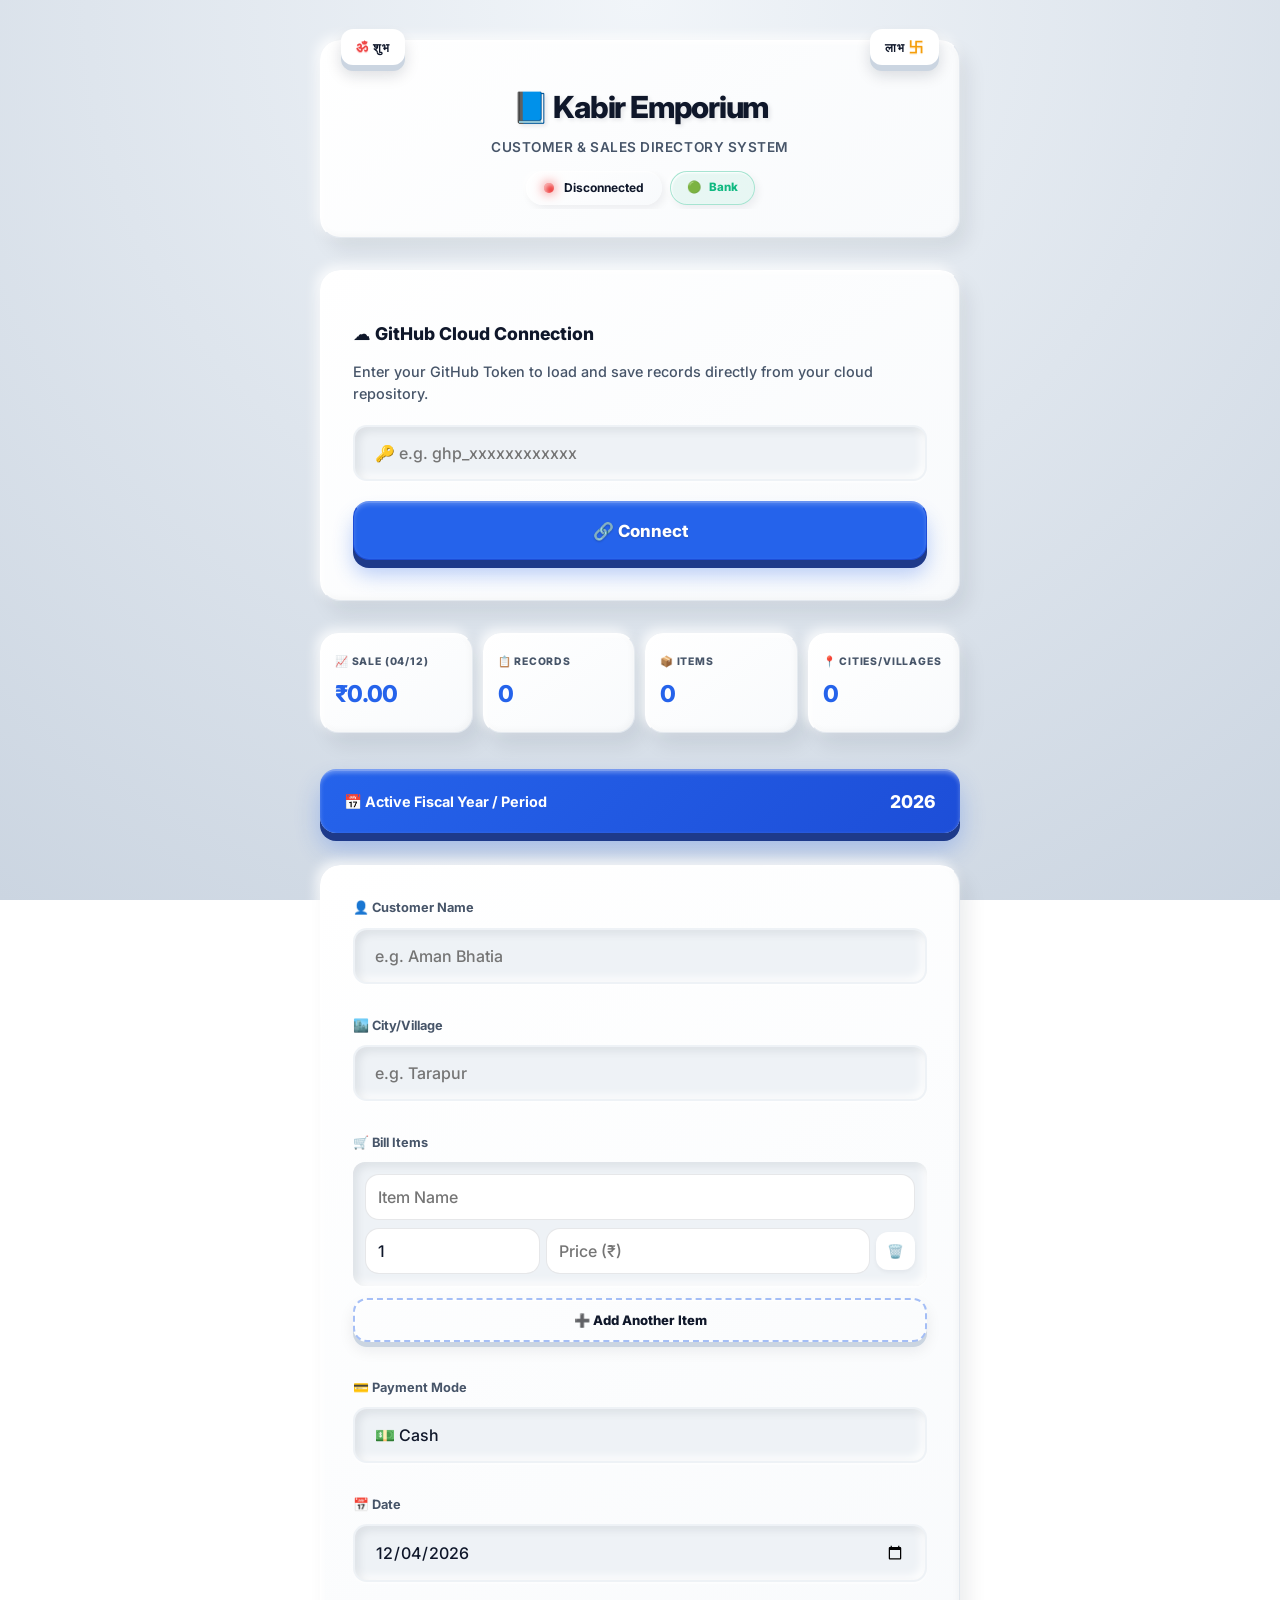
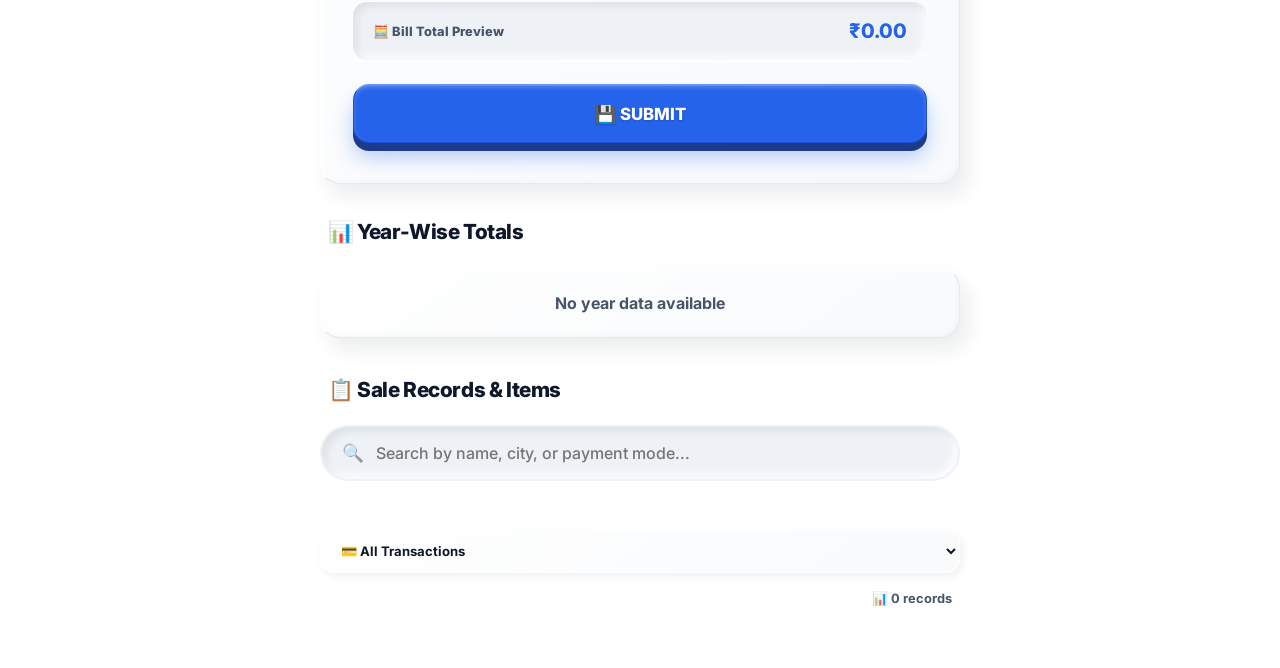
<file: main.html>
<!DOCTYPE html>
<html lang="en">
<head>
  <meta charset="UTF-8">
  <meta name="viewport" content="width=device-width, initial-scale=1.0">
  <meta name="description" content="Customer directory for Kabir Emporium">
  <title>Kabir Emporium Directory</title>
  <link rel="icon" href="data:image/svg+xml,<svg xmlns='http://www.w3.org/2000/svg' viewBox='0 0 100 100'><text y='.9em' font-size='90'>📘</text></svg>">
  <link rel="preconnect" href="https://fonts.googleapis.com">
  <link rel="preconnect" href="https://fonts.gstatic.com" crossorigin>
  <link href="https://fonts.googleapis.com/css2?family=Inter:wght@400;500;600;700;800&display=swap" rel="stylesheet">
  <style>
    :root {
      --bg-grad: radial-gradient(circle at 50% 0%, #f1f5f9 0%, #cbd5e1 100%);
      --surface-3d: linear-gradient(145deg, #ffffff, #f8fafc);
      --surface-hover-3d: linear-gradient(145deg, #ffffff, #f1f5f9);
      --text-main: #0f172a;
      --text-muted: #475569;
      --border-highlight: rgba(255, 255, 255, 0.9);
      --border-shadow: rgba(203, 213, 225, 0.5);
      --accent: #2563eb;
      --accent-hover: #1d4ed8;
      --accent-depth: #1e3a8a;
      --danger: #ef4444;
      --danger-depth: #991b1b;
      --success: #10b981;
      --warning: #f59e0b;
      --radius: 20px;
      --focus-ring: rgba(37, 99, 235, 0.25);

      /* 3D Shadows */
      --shadow-3d:
        8px 12px 20px rgba(15, 23, 42, 0.08),
        -4px -4px 12px rgba(255, 255, 255, 0.8),
        inset 2px 2px 4px rgba(255, 255, 255, 1),
        inset -2px -2px 6px rgba(15, 23, 42, 0.03);
      --shadow-3d-hover:
        12px 18px 28px rgba(15, 23, 42, 0.12),
        -6px -6px 16px rgba(255, 255, 255, 0.9),
        inset 2px 2px 4px rgba(255, 255, 255, 1),
        inset -2px -2px 6px rgba(15, 23, 42, 0.04);
      --shadow-pressed:
        inset 4px 4px 8px rgba(15, 23, 42, 0.08),
        inset -4px -4px 8px rgba(255, 255, 255, 0.9),
        0 2px 2px rgba(255, 255, 255, 0.6);

      --transition-smooth: all 0.3s cubic-bezier(0.16, 1, 0.3, 1);
      --transition-spring: all 0.5s cubic-bezier(0.34, 1.56, 0.64, 1);
    }

    html { scroll-behavior: smooth; }
    *, *::before, *::after { box-sizing: border-box; }

    body {
      margin: 0;
      font-family: 'Inter', system-ui, -apple-system, BlinkMacSystemFont, sans-serif;
      background: var(--bg-grad);
      background-attachment: fixed;
      color: var(--text-main);
      padding: 40px 16px;
      line-height: 1.5;
      -webkit-font-smoothing: antialiased;
    }

    input, button, textarea, select { font-family: inherit; }

    .container {
      max-width: 640px;
      margin: 0 auto;
      perspective: 1500px;
      animation: fadeIn 0.6s var(--transition-smooth);
    }

    @keyframes fadeIn {
      from { opacity: 0; transform: translateY(20px) scale(0.98); }
      to { opacity: 1; transform: translateY(0) scale(1); }
    }

    /* 3D Core Card Style */
    .card-3d {
      background: var(--surface-3d);
      border-radius: var(--radius);
      box-shadow: var(--shadow-3d);
      border-top: 1px solid var(--border-highlight);
      border-left: 1px solid var(--border-highlight);
      border-right: 1px solid var(--border-shadow);
      border-bottom: 1px solid var(--border-shadow);
      transition: var(--transition-spring);
      position: relative;
    }

    .card-3d:hover {
      box-shadow: var(--shadow-3d-hover);
      transform: translateY(-4px);
    }

    .form-card-static:hover {
      transform: none;
      box-shadow: var(--shadow-3d-hover);
    }

    /* Brand Header Card */
    .brand-header-card {
      padding: 36px 28px 28px;
      margin-bottom: 32px;
      display: flex;
      flex-direction: column;
      align-items: center;
      text-align: center;
      gap: 14px;
    }

    /* 3D Shubh Labh */
    .shubh-labh-left, .shubh-labh-right {
      position: absolute;
      top: -12px;
      font-size: 0.75rem;
      font-weight: 800;
      color: var(--text-main);
      letter-spacing: 0.08em;
      background: #ffffff;
      padding: 6px 14px;
      border-radius: 12px;
      box-shadow:
        0 6px 0 #cbd5e1,
        0 10px 15px rgba(15, 23, 42, 0.15),
        inset 0 2px 2px rgba(255, 255, 255, 1);
      border: 1px solid rgba(255, 255, 255, 0.8);
      animation: float3D 3s infinite ease-in-out alternate;
    }

    .om-symbol { color: var(--danger); font-size: 0.9rem; text-shadow: 0 1px 1px rgba(239, 68, 68, 0.4); }
    .swastik-symbol { color: var(--warning); font-size: 0.9rem; text-shadow: 0 1px 1px rgba(245, 158, 11, 0.4); }

    .shubh-labh-left { left: 20px; animation-delay: 0s; }
    .shubh-labh-right { right: 20px; animation-delay: 1.5s; }

    @keyframes float3D {
      0% { transform: translateY(0) rotateZ(-2deg); }
      100% { transform: translateY(-8px) rotateZ(2deg); }
    }

    .brand-info { display: flex; flex-direction: column; align-items: center; gap: 6px; margin-top: 8px; }

    .brand-title {
      font-size: 1.9rem;
      font-weight: 800;
      letter-spacing: -0.04em;
      color: var(--text-main);
      margin: 0;
      display: flex;
      align-items: center;
      justify-content: center;
      gap: 12px;
      text-shadow: 2px 2px 4px rgba(15, 23, 42, 0.1);
    }

    .brand-subtitle {
      font-size: 0.85rem;
      font-weight: 600;
      color: var(--text-muted);
      letter-spacing: 0.04em;
      text-transform: uppercase;
    }

    /* 3D Sync Pill */
    .sync-pill {
      display: inline-flex;
      align-items: center;
      gap: 10px;
      background: var(--surface-3d);
      padding: 8px 18px;
      border-radius: 99px;
      font-size: 0.75rem;
      font-weight: 700;
      color: var(--text-main);
      box-shadow:
        3px 4px 8px rgba(15, 23, 42, 0.06),
        -2px -2px 6px rgba(255, 255, 255, 0.8),
        inset 1px 1px 2px rgba(255, 255, 255, 1);
      transition: var(--transition-smooth);
      cursor: pointer;
    }

    .sync-pill:hover {
      transform: scale(1.05);
      box-shadow: 5px 6px 12px rgba(15, 23, 42, 0.1), -3px -3px 8px rgba(255, 255, 255, 0.9);
    }

    @keyframes blink-sync {
      0%, 100% { opacity: 1; }
      50% { opacity: 0.3; }
    }

    @keyframes pulse-green {
      0% { box-shadow: 0 0 0 0 rgba(16, 185, 129, 0.7), inset 2px 2px 4px rgba(255, 255, 255, 0.6); }
      70% { box-shadow: 0 0 0 10px rgba(16, 185, 129, 0), inset 2px 2px 4px rgba(255, 255, 255, 0.6); }
      100% { box-shadow: 0 0 0 0 rgba(16, 185, 129, 0), inset 2px 2px 4px rgba(255, 255, 255, 0.6); }
    }

    .status-dot {
      width: 10px;
      height: 10px;
      border-radius: 50%;
      background: var(--text-muted);
      box-shadow: inset 1px 1px 2px rgba(255, 255, 255, 0.5), inset -1px -1px 2px rgba(0, 0, 0, 0.2);
      transition: var(--transition-smooth);
    }

    .status-dot.active {
      background: var(--success);
      box-shadow: 0 0 12px var(--success), inset 2px 2px 4px rgba(255, 255, 255, 0.6);
      animation: pulse-green 2s infinite cubic-bezier(0.66, 0, 0, 1);
    }

    .status-dot.error {
      background: var(--danger);
      box-shadow: 0 0 12px var(--danger), inset 2px 2px 4px rgba(255, 255, 255, 0.6);
    }

    .status-dot.syncing {
      background: var(--warning);
      box-shadow: 0 0 12px var(--warning), inset 2px 2px 4px rgba(255, 255, 255, 0.6);
      animation: blink-sync 1.2s infinite ease-in-out;
    }

    /* Bank Holiday Pill */
    .bank-status-pill {
      display: inline-flex;
      align-items: center;
      gap: 8px;
      background: var(--surface-3d);
      padding: 7px 16px;
      border-radius: 99px;
      font-size: 0.72rem;
      font-weight: 800;
      color: var(--text-muted);
      box-shadow:
        3px 4px 8px rgba(15, 23, 42, 0.06),
        -2px -2px 6px rgba(255, 255, 255, 0.8),
        inset 1px 1px 2px rgba(255, 255, 255, 1);
      border: 1px solid var(--border-highlight);
      transition: var(--transition-smooth);
    }

    .bank-status-pill.closed {
      color: var(--danger);
      background: rgba(239, 68, 68, 0.08);
      border-color: rgba(239, 68, 68, 0.3);
    }

    .bank-status-pill.open {
      color: var(--success);
      background: rgba(16, 185, 129, 0.08);
      border-color: rgba(16, 185, 129, 0.3);
    }

    .card { padding: 32px; margin-bottom: 32px; }

    /* Chunky 3D Year Banner */
    .year-banner {
      background: linear-gradient(135deg, var(--accent), var(--accent-hover));
      color: #ffffff;
      padding: 18px 24px;
      border-radius: 16px;
      font-size: 0.9rem;
      font-weight: 700;
      display: flex;
      justify-content: space-between;
      align-items: center;
      margin-bottom: 32px;
      border-top: 2px solid rgba(255, 255, 255, 0.4);
      box-shadow:
        0 8px 0 var(--accent-depth),
        0 15px 25px rgba(37, 99, 235, 0.3),
        inset 0 2px 4px rgba(255, 255, 255, 0.3);
      transition: var(--transition-spring);
    }

    .year-banner:hover {
      transform: translateY(-4px);
      box-shadow:
        0 12px 0 var(--accent-depth),
        0 20px 30px rgba(37, 99, 235, 0.4),
        inset 0 2px 4px rgba(255, 255, 255, 0.4);
    }

    /* Dashboard 3D Grid (Reduced Column Gap) */
    .dashboard { display: grid; grid-template-columns: repeat(4, 1fr); gap: 10px; margin-bottom: 36px; }

    .stat-item { display: flex; flex-direction: column; gap: 8px; padding: 20px 14px; border-radius: 18px; }
    .stat-label { font-size: 0.65rem; font-weight: 800; color: var(--text-muted); text-transform: uppercase; letter-spacing: 0.08em; }
    .stat-value { font-size: 1.45rem; font-weight: 800; letter-spacing: -0.03em; color: var(--accent); text-shadow: 1px 1px 0 rgba(255, 255, 255, 1); }

    @media (max-width: 480px) {
      .dashboard { grid-template-columns: 1fr 1fr; gap: 10px; }
    }

    /* Year-Wise Breakdown Grid (Reduced Column Gap) */
    .year-grid { display: grid; grid-template-columns: repeat(auto-fill, minmax(180px, 1fr)); gap: 10px; margin-bottom: 36px; }
    .year-card { padding: 22px; display: flex; flex-direction: column; gap: 8px; }
    .year-card-title { font-size: 0.85rem; font-weight: 800; color: var(--text-muted); display: flex; justify-content: space-between; align-items: center; }
    .year-card-total { font-size: 1.35rem; font-weight: 800; letter-spacing: -0.02em; color: var(--text-main); }

    /* 3D Forms & Inputs */
    .form-group { margin-bottom: 20px; }

    .form-group label {
      display: block;
      font-size: 0.8rem;
      font-weight: 700;
      color: var(--text-muted);
      margin-bottom: 10px;
      text-shadow: 1px 1px 0 rgba(255, 255, 255, 0.8);
    }

    .form-control {
      width: 100%;
      padding: 16px 20px;
      background: #eef2f6;
      border: 2px solid transparent;
      border-radius: 14px;
      font-size: 1rem;
      font-weight: 500;
      color: var(--text-main);
      box-shadow: var(--shadow-pressed);
      transition: var(--transition-smooth);
      outline: none;
      appearance: none;
    }

    .form-control:focus {
      background: #ffffff;
      border-color: var(--accent);
      box-shadow: inset 2px 2px 4px rgba(15, 23, 42, 0.04), 0 0 0 4px var(--focus-ring);
    }

    /* Live Total Preview Box */
    .live-total-box {
      background: #eef2f6;
      padding: 14px 20px;
      border-radius: 14px;
      display: flex;
      justify-content: space-between;
      align-items: center;
      margin-bottom: 16px;
      box-shadow: var(--shadow-pressed);
      font-weight: 800;
    }
    .live-total-box span:first-child { font-size: 0.8rem; color: var(--text-muted); }
    .live-total-box span:last-child { font-size: 1.25rem; color: var(--accent); text-shadow: 1px 1px 0 rgba(255, 255, 255, 1); }

    /* Chunky 3D Buttons */
    .btn {
      display: inline-block;
      width: 100%;
      padding: 18px;
      border-radius: 16px;
      font-size: 1.05rem;
      font-weight: 800;
      cursor: pointer;
      text-align: center;
      transition: transform 0.1s cubic-bezier(0.4, 0, 0.2, 1), box-shadow 0.1s cubic-bezier(0.4, 0, 0.2, 1);
      outline: none;
      touch-action: manipulation;
      user-select: none;
      -webkit-tap-highlight-color: transparent;
    }

    .btn-primary {
      background: var(--accent);
      color: #ffffff;
      border: 1px solid var(--accent-hover);
      border-top: 2px solid rgba(255, 255, 255, 0.3);
      box-shadow:
        0 8px 0 var(--accent-depth),
        0 15px 20px rgba(37, 99, 235, 0.3),
        inset 0 2px 4px rgba(255, 255, 255, 0.2);
      text-shadow: 0 1px 2px rgba(0, 0, 0, 0.2);
      margin-bottom: 8px;
    }

    .btn-primary:hover {
      transform: translateY(-2px);
      box-shadow:
        0 10px 0 var(--accent-depth),
        0 20px 25px rgba(37, 99, 235, 0.4),
        inset 0 2px 4px rgba(255, 255, 255, 0.3);
    }

    .btn-primary:active {
      transform: translateY(8px);
      box-shadow:
        0 0px 0 var(--accent-depth),
        0 2px 5px rgba(37, 99, 235, 0.4),
        inset 0 4px 6px rgba(0, 0, 0, 0.2);
      border-top: 1px solid transparent;
    }

    .btn-primary:disabled {
      opacity: 0.6;
      cursor: not-allowed;
      transform: translateY(8px);
      box-shadow: 0 0px 0 var(--accent-depth);
    }

    .btn-secondary-3d {
      flex: 1;
      min-width: 130px;
      background: var(--surface-3d);
      color: var(--text-main);
      border: 1px solid var(--border-highlight);
      padding: 12px 16px;
      border-radius: 14px;
      font-size: 0.82rem;
      font-weight: 800;
      cursor: pointer;
      display: inline-flex;
      align-items: center;
      justify-content: center;
      gap: 8px;
      box-shadow:
        0 5px 0 #cbd5e1,
        0 8px 15px rgba(15, 23, 42, 0.08),
        inset 1px 1px 2px rgba(255, 255, 255, 1);
      transition: var(--transition-spring);
      margin-bottom: 4px;
    }

    .btn-secondary-3d:hover { transform: translateY(-2px); color: var(--accent); }
    .btn-secondary-3d:active { transform: translateY(5px); box-shadow: 0 0 0 #cbd5e1, 0 2px 4px rgba(15, 23, 42, 0.1); }

    .filter-controls {
      display: flex;
      gap: 10px;
      margin-bottom: 16px;
      flex-wrap: wrap;
      width: 100%;
    }

    .filter-select {
      flex: 1;
      min-width: 220px;
      width: 100%;
      max-width: 100%;
      padding: 12px 16px;
      border-radius: 14px;
      background: var(--surface-3d);
      border: 1px solid var(--border-highlight);
      font-size: 0.82rem;
      font-weight: 700;
      color: var(--text-main);
      box-shadow:
        3px 4px 8px rgba(15, 23, 42, 0.06),
        -2px -2px 6px rgba(255, 255, 255, 0.8),
        inset 1px 1px 2px rgba(255, 255, 255, 1);
      cursor: pointer;
      outline: none;
      box-sizing: border-box;
      text-overflow: ellipsis;
    }

    .records-section-header { display: flex; justify-content: space-between; align-items: center; margin-bottom: 20px; padding: 0 8px; }
    .records-title { font-size: 1.3rem; font-weight: 800; letter-spacing: -0.02em; text-shadow: 1px 1px 0 rgba(255, 255, 255, 0.8); }

    /* Search & Autocomplete */
    .search-wrapper { position: relative; margin-bottom: 12px; }
    .search-wrapper input { padding-left: 54px; border-radius: 99px; background: #eef2f6; }
    .search-icon { position: absolute; left: 22px; top: 50%; transform: translateY(-50%); opacity: 0.6; font-size: 1.1rem; transition: var(--transition-smooth); }
    .search-wrapper input:focus ~ .search-icon { opacity: 1; color: var(--accent); transform: translateY(-50%) scale(1.1); }

    .suggestions-dropdown {
      position: absolute;
      top: calc(100% + 12px);
      left: 0;
      right: 0;
      background: var(--surface-3d);
      border-radius: 16px;
      box-shadow: var(--shadow-3d-hover);
      border: 1px solid var(--border-highlight);
      z-index: 100;
      max-height: 220px;
      overflow-y: auto;
      display: none;
      padding: 8px;
    }

    .suggestions-dropdown.active { display: block; animation: fadeIn 0.2s var(--transition-smooth); }

    .suggestion-item {
      padding: 14px 20px;
      font-size: 0.9rem;
      font-weight: 600;
      cursor: pointer;
      display: flex;
      justify-content: space-between;
      align-items: center;
      border-radius: 10px;
      transition: var(--transition-smooth);
    }

    .suggestion-item:hover { background: var(--bg-grad); color: var(--accent); transform: scale(0.98); }

    /* Hovering Cities Bar */
    .hovering-cities-container { display: flex; gap: 10px; overflow-x: auto; padding: 8px 4px 16px 4px; margin-bottom: 12px; scrollbar-width: none; }
    .hovering-cities-container::-webkit-scrollbar { display: none; }

    .city-hover-pill {
      display: inline-flex;
      align-items: center;
      gap: 8px;
      background: var(--surface-3d);
      border: 1px solid var(--border-highlight);
      padding: 8px 18px;
      border-radius: 99px;
      font-size: 0.8rem;
      font-weight: 700;
      color: var(--text-muted);
      cursor: pointer;
      white-space: nowrap;
      box-shadow:
        4px 6px 10px rgba(15, 23, 42, 0.06),
        -2px -2px 6px rgba(255, 255, 255, 0.8),
        inset 1px 1px 2px rgba(255, 255, 255, 1);
      transition: var(--transition-spring);
    }

    .city-hover-pill:hover, .city-hover-pill.active {
      background: var(--accent);
      color: #ffffff;
      border-color: var(--accent-hover);
      box-shadow:
        0 6px 0 var(--accent-depth),
        0 10px 15px rgba(37, 99, 235, 0.3),
        inset 0 2px 2px rgba(255, 255, 255, 0.3);
      transform: translateY(-4px);
    }

    .showing-text { text-align: right; font-size: 0.8rem; font-weight: 700; color: var(--text-muted); margin-top: 0; margin-bottom: 20px; padding-right: 8px; text-shadow: 1px 1px 0 rgba(255, 255, 255, 0.8); }

    /* Record Cards */
    .record-card { padding: 26px; margin-bottom: 20px; }
    .record-header { display: flex; justify-content: space-between; align-items: flex-start; margin-bottom: 16px; gap: 12px; }
    .record-name { font-weight: 800; font-size: 1.15rem; letter-spacing: -0.01em; color: var(--text-main); }

    .badge {
      background: var(--surface-hover-3d);
      color: var(--text-main);
      padding: 6px 14px;
      border-radius: 10px;
      font-size: 0.75rem;
      font-weight: 700;
      border: 1px solid var(--border-highlight);
      box-shadow: 2px 4px 8px rgba(15, 23, 42, 0.05), inset 1px 1px 2px rgba(255, 255, 255, 1);
    }

    .record-details { display: flex; justify-content: space-between; align-items: flex-end; margin-top: 16px; padding-top: 16px; border-top: 2px dashed rgba(15, 23, 42, 0.05); }
    .record-calc { font-size: 0.9rem; font-weight: 600; color: var(--text-muted); }
    .record-total { font-weight: 800; font-size: 1.4rem; letter-spacing: -0.02em; color: var(--accent); text-shadow: 1px 1px 0 rgba(255, 255, 255, 1); }

    .record-actions { display: flex; gap: 8px; flex-shrink: 0; }

    .btn-icon {
      background: var(--surface-3d);
      border: 1px solid var(--border-highlight);
      color: var(--text-muted);
      cursor: pointer;
      padding: 10px;
      border-radius: 12px;
      box-shadow:
        0 4px 0 #cbd5e1,
        0 6px 10px rgba(15, 23, 42, 0.08),
        inset 1px 1px 2px rgba(255, 255, 255, 1);
      transition: var(--transition-spring);
      margin-bottom: 4px;
      display: inline-flex;
      align-items: center;
      justify-content: center;
    }

    .btn-icon:hover {
      color: var(--danger);
      transform: translateY(-2px);
      box-shadow:
        0 6px 0 #cbd5e1,
        0 10px 15px rgba(15, 23, 42, 0.1),
        inset 1px 1px 2px rgba(255, 255, 255, 1);
    }

    .btn-icon.edit:hover {
      color: var(--accent);
    }

    .settings-panel p { font-size: 0.9rem; font-weight: 500; color: var(--text-muted); margin-bottom: 20px; }

    /* Toast Notifications */
    #toast-container { position: fixed; bottom: 32px; left: 50%; transform: translateX(-50%); display: flex; flex-direction: column; gap: 12px; z-index: 9999; pointer-events: none; }

    .toast {
      background: var(--text-main);
      color: #ffffff;
      padding: 16px 32px;
      border-radius: 99px;
      font-size: 0.9rem;
      font-weight: 700;
      box-shadow: 0 10px 25px rgba(15, 23, 42, 0.3), inset 0 2px 4px rgba(255, 255, 255, 0.2);
      animation: toastEnter 0.4s cubic-bezier(0.34, 1.56, 0.64, 1);
      border-top: 1px solid rgba(255, 255, 255, 0.2);
      white-space: nowrap;
    }

    @keyframes toastEnter {
      from { opacity: 0; transform: translateY(40px) scale(0.9); }
      to { opacity: 1; transform: translateY(0) scale(1); }
    }

    /* Custom Confirm Modal */
    .modal-overlay { position: fixed; inset: 0; background: rgba(15, 23, 42, 0.5); backdrop-filter: blur(10px); display: none; place-items: center; z-index: 1000; opacity: 0; transition: opacity 0.4s var(--transition-smooth); }
    .modal-overlay.active { display: grid; opacity: 1; }

    .modal-content {
      background: var(--surface-3d);
      padding: 36px 32px;
      border-radius: 24px;
      width: 90%;
      max-width: 360px;
      text-align: center;
      box-shadow: 0 30px 60px rgba(15, 23, 42, 0.3), inset 2px 2px 4px rgba(255, 255, 255, 1);
      border: 1px solid var(--border-highlight);
      transform: scale(0.9) translateY(20px);
      transition: var(--transition-spring);
    }

    .modal-overlay.active .modal-content { transform: scale(1) translateY(0); }
    .modal-title { font-weight: 800; font-size: 1.3rem; margin-bottom: 12px; color: var(--text-main); }
    .modal-text { font-size: 0.9rem; font-weight: 500; color: var(--text-muted); margin-bottom: 32px; }
    .modal-actions { display: flex; gap: 12px; }
    .modal-btn { flex: 1; padding: 16px; border-radius: 14px; font-weight: 800; cursor: pointer; font-size: 0.95rem; transition: var(--transition-spring); margin-bottom: 6px; }
    .modal-btn-cancel { background: var(--surface-3d); color: var(--text-main); border: 1px solid var(--border-highlight); box-shadow: 0 6px 0 #cbd5e1, 0 8px 15px rgba(15, 23, 42, 0.1), inset 1px 1px 2px rgba(255, 255, 255, 1); }
    .modal-btn-danger { background: var(--danger); color: white; border: 1px solid var(--danger-depth); border-top: 1px solid rgba(255, 255, 255, 0.3); box-shadow: 0 6px 0 var(--danger-depth), 0 10px 15px rgba(239, 68, 68, 0.3), inset 0 2px 2px rgba(255, 255, 255, 0.3); }
  </style>
</head>
<body>

  <div class="container">
    <!-- Brand Header Card -->
    <div class="card-3d brand-header-card">
      <span class="shubh-labh-left"><span class="om-symbol">ॐ</span> शुभ</span>
      <span class="shubh-labh-right">लाभ <span class="swastik-symbol">卐</span></span>

      <div class="brand-info">
        <h1 class="brand-title">📘 Kabir Emporium</h1>
        <span class="brand-subtitle">Customer & Sales Directory System</span>
      </div>

      <!-- Pill Container for forced same-line layout -->
      <div style="display: flex; gap: 8px; justify-content: center; align-items: center; flex-wrap: nowrap; width: 100%; overflow-x: auto; padding-bottom: 4px;">
        <div class="sync-pill" onclick="toggleSettingsPanel()" title="Click to configure GitHub Token" style="white-space: nowrap;">
          <div id="status-dot" class="status-dot"></div>
          <span id="status-text">Connecting...</span>
        </div>

        <div id="bank-holiday-pill" class="bank-status-pill" style="white-space: nowrap;">
          <span id="bank-status-icon">🏦</span>
          <span id="bank-status-text">Checking Bank Status...</span>
        </div>
      </div>
    </div>

    <!-- GitHub Settings Panel -->
    <div id="settings-panel" class="card-3d card settings-panel form-card-static" style="display: none;">
      <h3 style="margin-bottom: 12px; font-size: 1.1rem; font-weight: 800;">☁️ GitHub Cloud Connection</h3>
      <p>Enter your GitHub Token to load and save records directly from your cloud repository.</p>
      <div class="form-group" style="margin-bottom: 20px;">
        <input type="password" id="gh-token" class="form-control" placeholder="🔑 e.g. ghp_xxxxxxxxxxxx">
      </div>
      <button type="button" class="btn btn-primary" onclick="saveToken()">🔗 Connect</button>
    </div>

    <!-- Dashboard -->
    <div class="dashboard">
      <div class="card-3d stat-item">
        <span class="stat-label" id="stat-day-label">📈 Day Sale</span>
        <span class="stat-value" id="stat-day-sale">₹0.00</span>
      </div>
      <div class="card-3d stat-item">
        <span class="stat-label">📋 Records</span>
        <span class="stat-value" id="stat-records">0</span>
      </div>
      <div class="card-3d stat-item">
        <span class="stat-label">📦 Items</span>
        <span class="stat-value" id="stat-items">0</span>
      </div>
      <div class="card-3d stat-item">
        <span class="stat-label">📍 Cities/Villages</span>
        <span class="stat-value" id="stat-cities">0</span>
      </div>
    </div>

    <!-- Current Year Banner -->
    <div class="year-banner">
      <span>📅 Active Fiscal Year / Period</span>
      <span style="font-size: 1.1rem; font-weight: 800;" id="banner-year">2026</span>
    </div>

    <!-- Add / Edit Record Form -->
    <div class="card-3d card form-card-static">
      <form id="record-form">
        <input type="hidden" id="edit-record-id" value="">

        <div style="display: grid; grid-template-columns: 1fr 1fr; gap: 12px;">
          <div class="form-group" style="grid-column: span 2;">
            <label for="cust-name">👤 Customer Name</label>
            <input type="text" id="cust-name" list="customer-datalist" class="form-control" required placeholder="e.g. Aman Bhatia" oninput="autoFillCustomerCity()">
            <datalist id="customer-datalist"></datalist>
          </div>

          <div class="form-group" style="grid-column: span 2;">
            <label for="cust-city">🏙️ City/Village</label>
            <input type="text" id="cust-city" class="form-control" required placeholder="e.g. Tarapur">
          </div>

          <!-- Multiple Items Container -->
          <div class="form-group" style="grid-column: span 2;">
            <label>🛒 Bill Items</label>
            <div id="bill-items-wrapper" style="display:flex; flex-direction:column; gap:10px; margin-bottom:12px;">
              <!-- Dynamic rows injected here -->
            </div>
            <button type="button" class="btn-secondary-3d" style="width: 100%; border: 2px dashed rgba(37,99,235,0.4); background: transparent;" onclick="addBillItemRow()">➕ Add Another Item</button>
          </div>

          <div class="form-group" style="grid-column: span 2;">
            <label for="payment-mode">💳 Payment Mode</label>
            <select id="payment-mode" class="form-control" onchange="toggleCreditFields()">
              <option value="Cash">💵 Cash</option>
              <option value="UPI">📱 UPI</option>
              <option value="Credit">📒 Credit (Udhar)</option>
            </select>
          </div>

          <!-- Credit Specific Fields (Hidden by default) -->
          <div id="credit-container" style="grid-column: span 2; display: none; background: #eef2f6; padding: 16px; border-radius: 14px; margin-bottom: 12px; box-shadow: var(--shadow-pressed);">
            <div class="form-group" style="margin-bottom: 12px;">
              <label for="credit-deposit">💰 Customer Deposit Amount (₹)</label>
              <input type="number" id="credit-deposit" class="form-control" step="0.01" min="0" value="0" placeholder="e.g. 200.00" oninput="updateLiveTotal()">
            </div>
            <div style="font-size: 0.85rem; font-weight: 700; color: var(--text-muted); display: flex; justify-content: space-between;">
              <span>📌 Remaining Credit Balance:</span>
              <span id="remaining-credit-balance" style="color: var(--danger);">₹0.00</span>
            </div>
          </div>

          <div class="form-group" style="grid-column: span 2;">
            <label for="cust-date">📅 Date</label>
            <input type="date" id="cust-date" class="form-control" required onchange="updateDashboard()">
          </div>
        </div>

        <div class="live-total-box">
          <span>🧮 Bill Total Preview</span>
          <span id="live-bill-total">₹0.00</span>
        </div>

        <button type="submit" class="btn-primary btn" id="save-btn" style="margin-top: 8px;">💾 SUBMIT</button>
        <button type="button" class="btn-secondary-3d" id="cancel-edit-btn" style="display: none; width: 100%; margin-top: 10px;" onclick="cancelEditMode()">❌ Cancel Editing</button>
      </form>
    </div>

    <!-- Year-Wise Summary Section -->
    <div class="records-section-header">
      <div class="records-title">📊 Year-Wise Totals</div>
    </div>
    <div id="year-summary-container" class="year-grid"></div>

    <!-- Records Section Header -->
    <div class="records-section-header">
      <div class="records-title">📋 Sale Records & Items</div>
    </div>

    <!-- Search Bar -->
    <div class="search-wrapper">
      <span class="search-icon">🔍</span>
      <input type="text" id="search-bar" class="form-control" placeholder="Search by name, city, or payment mode..." oninput="handleSearchInput()" autocomplete="off">
      <div id="search-suggestions" class="suggestions-dropdown"></div>
    </div>

    <!-- Hovering Cities Bar -->
    <div id="hovering-cities" class="hovering-cities-container"></div>

    <!-- Payment Filter Controls -->
    <div class="filter-controls">
      <select id="filter-payment" class="filter-select" onchange="renderRecords()">
        <option value="all">💳 All Transactions</option>
        <option value="Cash">💵 Cash Only</option>
        <option value="UPI">📱 UPI Only</option>
        <option value="Credit">📒 Credit Only</option>
        <option value="PendingCredit">📌 Pending Credit Balances</option>
      </select>
    </div>

    <div class="showing-text" id="showing-count">📊 0 records</div>
    <div id="records-container"></div>
  </div>

  <!-- Toast Notifications -->
  <div id="toast-container"></div>

  <!-- Confirm Modal -->
  <div class="modal-overlay" id="confirm-modal">
    <div class="modal-content">
      <div class="modal-title">⚠️ Delete Record?</div>
      <div class="modal-text">This will immediately update and sync to GitHub.</div>
      <div class="modal-actions">
        <button type="button" class="modal-btn modal-btn-cancel" onclick="closeModal()">❌ Cancel</button>
        <button type="button" class="modal-btn modal-btn-danger" id="confirm-delete-btn">🗑️ Delete & Sync</button>
      </div>
    </div>
  </div>

  <script>
    const GITHUB_OWNER = 'playtv02';
    const GITHUB_REPO = 'Customer-directory';
    const FILE_PATH = 'data.json';

    let records = [];
    let fileSha = null;
    let deleteTargetId = null;

    // Helper to handle multiple items calculation robustly
    function getRecordTotals(r) {
      if (r.itemList && r.itemList.length > 0) {
        let bill = 0, qty = 0;
        r.itemList.forEach(i => {
          bill += (i.qty * i.price);
          qty += i.qty;
        });
        return { bill, qty };
      }
      return { bill: (r.items || 1) * (Number(r.price) || 0), qty: r.items || 1 };
    }

    function getLocalTodayDate() {
      const now = new Date();
      const offset = now.getTimezoneOffset() * 60000;
      return new Date(now.getTime() - offset).toISOString().split('T')[0];
    }

    document.addEventListener('DOMContentLoaded', () => {
      const todayStr = getLocalTodayDate();
      document.getElementById('cust-date').value = todayStr;
      document.getElementById('banner-year').textContent = new Date().getFullYear();

      addBillItemRow();
      checkBankHoliday();
      updateDashboard();
      checkTokenAndLoad();

      document.addEventListener('click', (e) => {
        if (!e.target.closest('.search-wrapper')) {
          document.getElementById('search-suggestions').classList.remove('active');
        }
      });
    });

    // Dynamic Bill Items Logic
    function addBillItemRow(desc = '', qty = 1, price = '') {
      const wrapper = document.getElementById('bill-items-wrapper');
      const row = document.createElement('div');
      row.className = 'bill-item-row';
      row.style.cssText = 'display: flex; flex-direction: column; gap: 8px; background: #eef2f6; padding: 12px; border-radius: 12px; box-shadow: var(--shadow-pressed);';

      row.innerHTML = `
        <div style="width: 100%;">
          <input type="text" class="form-control item-desc" placeholder="Item Name" value="${desc}" style="width: 100%; padding: 12px; box-shadow: none; border: 1px solid rgba(15,23,42,0.1); background: #fff;">
        </div>
        <div style="display: flex; gap: 6px; width: 100%; align-items: center;">
          <input type="number" class="form-control item-qty" placeholder="Qty" value="${qty}" min="1" required style="flex: 1; min-width: 60px; padding: 12px; box-shadow: none; border: 1px solid rgba(15,23,42,0.1); background: #fff;" oninput="updateLiveTotal()">
          <input type="number" class="form-control item-price" placeholder="Price (₹)" step="0.01" min="0" value="${price}" required style="flex: 2; min-width: 90px; padding: 12px; box-shadow: none; border: 1px solid rgba(15,23,42,0.1); background: #fff;" oninput="updateLiveTotal()">
          <button type="button" class="btn-icon" style="margin-bottom: 0; padding: 10px; background: #fff; box-shadow: 0 2px 4px rgba(15,23,42,0.05); flex-shrink: 0;" onclick="removeBillItemRow(this)" title="Remove">🗑️</button>
        </div>
      `;
      wrapper.appendChild(row);
      updateLiveTotal();
    }

    function removeBillItemRow(btn) {
      const wrapper = document.getElementById('bill-items-wrapper');
      if (wrapper.children.length > 1) {
        btn.closest('.bill-item-row').remove();
        updateLiveTotal();
      } else {
        showToast('⚠️ Bill must have at least one item');
      }
    }

    // Bank Holiday Checker
    function checkBankHoliday() {
      const now = new Date();
      const dayOfWeek = now.getDay();
      const dateOfMonth = now.getDate();
      const month = String(now.getMonth() + 1).padStart(2, '0');
      const day = String(dateOfMonth).padStart(2, '0');
      const mmdd = `${month}-${day}`;

      const fixedHolidays = { '01-26': true, '08-15': true, '10-02': true, '12-25': true };
      const pill = document.getElementById('bank-holiday-pill');
      const icon = document.getElementById('bank-status-icon');
      const text = document.getElementById('bank-status-text');

      let isClosed = false;
      if (fixedHolidays[mmdd]) {
        isClosed = true;
      } else if (dayOfWeek === 0) {
        isClosed = true;
      } else if (dayOfWeek === 6) {
        const weekOfMonth = Math.ceil(dateOfMonth / 7);
        if (weekOfMonth === 2 || weekOfMonth === 4) {
          isClosed = true;
        }
      }

      if (isClosed) {
        pill.className = 'bank-status-pill closed';
        icon.textContent = '🔴';
        text.textContent = 'Bank';
      } else {
        pill.className = 'bank-status-pill open';
        icon.textContent = '🟢';
        text.textContent = 'Bank';
      }
    }

    function toggleCreditFields() {
      const mode = document.getElementById('payment-mode').value;
      const creditContainer = document.getElementById('credit-container');
      if (mode === 'Credit') {
        creditContainer.style.display = 'block';
      } else {
        creditContainer.style.display = 'none';
        document.getElementById('credit-deposit').value = 0;
      }
      updateLiveTotal();
    }

    function updateLiveTotal() {
      let total = 0;
      document.querySelectorAll('.bill-item-row').forEach(row => {
        const qty = parseInt(row.querySelector('.item-qty').value) || 0;
        const price = parseFloat(row.querySelector('.item-price').value) || 0;
        total += (qty * price);
      });
      document.getElementById('live-bill-total').textContent = `₹${total.toLocaleString(undefined, { minimumFractionDigits: 2, maximumFractionDigits: 2 })}`;

      const mode = document.getElementById('payment-mode').value;
      if (mode === 'Credit') {
        const deposit = parseFloat(document.getElementById('credit-deposit').value) || 0;
        const remaining = Math.max(0, total - deposit);
        document.getElementById('remaining-credit-balance').textContent = `₹${remaining.toLocaleString(undefined, { minimumFractionDigits: 2, maximumFractionDigits: 2 })}`;
      }
    }

    function populateCustomerDatalist() {
      const datalist = document.getElementById('customer-datalist');
      if (!datalist) return;
      const uniqueNames = [...new Set(records.map(r => r.name).filter(Boolean))];
      datalist.innerHTML = uniqueNames.map(name => `<option value="${name.replace(/"/g, '&quot;')}">`).join('');
    }

    function autoFillCustomerCity() {
      const typedName = document.getElementById('cust-name').value.trim().toLowerCase();
      if (!typedName) return;
      const match = records.find(r => r.name && r.name.toLowerCase() === typedName);
      if (match && match.city) {
        document.getElementById('cust-city').value = match.city;
      }
    }

    function showToast(message) {
      const container = document.getElementById('toast-container');
      const toast = document.createElement('div');
      toast.className = 'toast';
      toast.textContent = message;
      container.appendChild(toast);

      setTimeout(() => {
        toast.style.opacity = '0';
        toast.style.transform = 'translateY(40px) scale(0.9)';
        toast.style.transition = 'all 0.4s cubic-bezier(0.16, 1, 0.3, 1)';
        setTimeout(() => toast.remove(), 400);
      }, 3000);
    }

    function toggleSettingsPanel() {
      const panel = document.getElementById('settings-panel');
      panel.style.display = panel.style.display === 'none' ? 'block' : 'none';
    }

    function openModal(id) {
      deleteTargetId = id;
      document.getElementById('confirm-modal').classList.add('active');
    }

    function closeModal() {
      deleteTargetId = null;
      document.getElementById('confirm-modal').classList.remove('active');
    }

    document.getElementById('confirm-delete-btn').addEventListener('click', async () => {
      if (deleteTargetId) {
        const previousRecords = records.slice();
        records = records.filter(r => r.id !== deleteTargetId);
        closeModal();
        updateDashboard();
        renderRecords();
        renderHoveringCities();
        populateCustomerDatalist();
        const saved = await pushDataToGitHub();
        if (!saved) {
          records = previousRecords;
          updateDashboard();
          renderRecords();
          renderHoveringCities();
          populateCustomerDatalist();
          return;
        }
        showToast('✅ Record deleted from GitHub');
      }
    });

    function updateStatus(message, state) {
      document.getElementById('status-text').textContent = message;
      document.getElementById('status-dot').className = 'status-dot ' + state;
    }

    function checkTokenAndLoad() {
      const token = localStorage.getItem('ke_gh_token');
      if (!token) {
        document.getElementById('settings-panel').style.display = 'block';
        updateStatus('Disconnected', 'error');
      } else {
        document.getElementById('settings-panel').style.display = 'none';
        fetchDataFromGitHub();
      }
    }

    function saveToken() {
      const val = document.getElementById('gh-token').value.trim();
      if (val) {
        localStorage.setItem('ke_gh_token', val);
        checkTokenAndLoad();
        showToast('🔑 Token saved');
      } else {
        showToast('⚠️ Please enter a valid GitHub token');
      }
    }

    const encodeBase64 = str => btoa(unescape(encodeURIComponent(str)));
    const decodeBase64 = str => decodeURIComponent(escape(atob(str)));

    async function fetchDataFromGitHub() {
      updateStatus('Fetching', 'syncing');
      const token = localStorage.getItem('ke_gh_token');
      try {
        const response = await fetch(`https://api.github.com/repos/${GITHUB_OWNER}/${GITHUB_REPO}/contents/${FILE_PATH}`, {
          headers: { 'Authorization': `Bearer ${token}`, 'Accept': 'application/vnd.github+json' },
          cache: 'no-store'
        });

        if (response.ok) {
          const data = await response.json();
          fileSha = data.sha;
          records = JSON.parse(decodeBase64(data.content));
          updateDashboard();
          renderRecords();
          renderHoveringCities();
          populateCustomerDatalist();
          updateStatus('Synced', 'active');
        } else if (response.status === 404) {
          records = [];
          updateDashboard();
          renderRecords();
          renderHoveringCities();
          populateCustomerDatalist();
          updateStatus('Ready (New File)', 'active');
        } else {
          throw new Error('Auth Error');
        }
      } catch (e) {
        updateStatus('Cloud Error', 'error');
        document.getElementById('settings-panel').style.display = 'block';
        showToast('❌ Failed to fetch from GitHub repository');
      }
    }

    async function pushDataToGitHub() {
      const token = localStorage.getItem('ke_gh_token');
      const saveBtn = document.getElementById('save-btn');
      if (!token) {
        const settings = document.getElementById('settings-panel');
        settings.style.display = 'block';
        settings.scrollIntoView({ behavior: 'smooth', block: 'center' });
        showToast('⚠️ GitHub token missing. Add your token above.');
        return false;
      }

      updateStatus('Syncing to GitHub...', 'syncing');
      if (saveBtn) {
        saveBtn.disabled = true;
        saveBtn.textContent = '⏳ Saving...';
      }

      try {
        const apiUrl = `https://api.github.com/repos/${GITHUB_OWNER}/${GITHUB_REPO}/contents/${FILE_PATH}`;
        const checkRes = await fetch(apiUrl, {
          headers: { 'Authorization': `Bearer ${token}`, 'Accept': 'application/vnd.github+json', 'X-GitHub-Api-Version': '2022-11-28' },
          cache: 'no-store'
        });

        let latestSha = null;
        if (checkRes.ok) {
          latestSha = (await checkRes.json()).sha;
        } else if (checkRes.status !== 404) {
          const err = await checkRes.json().catch(() => ({}));
          throw new Error(err.message || `GitHub read error (${checkRes.status})`);
        }

        const body = {
          message: `Save customer records (${new Date().toLocaleString()})`,
          content: encodeBase64(JSON.stringify(records, null, 2))
        };
        if (latestSha) body.sha = latestSha;

        const response = await fetch(apiUrl, {
          method: 'PUT',
          headers: {
            'Authorization': `Bearer ${token}`,
            'Accept': 'application/vnd.github+json',
            'X-GitHub-Api-Version': '2022-11-28',
            'Content-Type': 'application/json'
          },
          body: JSON.stringify(body)
        });

        const result = await response.json().catch(() => ({}));
        if (!response.ok) throw new Error(result.message || `GitHub save error (${response.status})`);

        fileSha = result.content?.sha || latestSha;
        updateStatus('Synced', 'active');
        showToast('✅ Saved successfully to GitHub');
        return true;
      } catch (err) {
        updateStatus('Sync Failed', 'error');
        showToast('❌ Save failed: ' + (err.message || 'Check internet and GitHub token'));
        return false;
      } finally {
        if (saveBtn) {
          saveBtn.disabled = false;
          const isEditing = Boolean(document.getElementById('edit-record-id')?.value);
          saveBtn.textContent = isEditing ? '✏️ Update Record on GitHub' : '💾 Save directly to GitHub';
        }
      }
    }

    window.saveCustomerRecord = async function(event) {
      if (event) {
        event.preventDefault();
        event.stopPropagation();
      }

      const form = document.getElementById('record-form');
      if (!form) return;

      if (!form.checkValidity()) {
        form.reportValidity();
        showToast('⚠️ Please complete all required fields.');
        return;
      }

      const previousRecords = records.slice();
      const editId = document.getElementById('edit-record-id').value;
      const paymentMode = document.getElementById('payment-mode').value;
      const depositAmt = paymentMode === 'Credit' ? (parseFloat(document.getElementById('credit-deposit').value) || 0) : 0;

      const itemList = [];
      document.querySelectorAll('.bill-item-row').forEach(row => {
        itemList.push({
          desc: row.querySelector('.item-desc').value.trim(),
          qty: parseInt(row.querySelector('.item-qty').value) || 1,
          price: parseFloat(row.querySelector('.item-price').value) || 0
        });
      });

      const recordData = {
        id: editId || Date.now().toString(),
        name: document.getElementById('cust-name').value.trim(),
        city: document.getElementById('cust-city').value.trim(),
        itemList: itemList,
        payment: paymentMode,
        deposit: depositAmt,
        date: document.getElementById('cust-date').value || getLocalTodayDate()
      };

      if (editId) {
        records = records.map(r => r.id === editId ? recordData : r);
      } else {
        records = [recordData, ...records];
      }

      const saved = await pushDataToGitHub();
      if (!saved) {
        records = previousRecords;
        return;
      }

      cancelEditMode();
      updateDashboard();
      renderRecords();
      renderHoveringCities();
      populateCustomerDatalist();
    };

    function startEditRecord(id) {
      const rec = records.find(r => r.id === id);
      if (!rec) return;

      document.getElementById('edit-record-id').value = rec.id;
      document.getElementById('cust-name').value = rec.name;
      document.getElementById('cust-city').value = rec.city;
      document.getElementById('payment-mode').value = rec.payment || 'Cash';
      document.getElementById('credit-deposit').value = rec.deposit || 0;
      document.getElementById('cust-date').value = rec.date;

      const wrapper = document.getElementById('bill-items-wrapper');
      wrapper.innerHTML = '';
      if (rec.itemList && rec.itemList.length > 0) {
        rec.itemList.forEach(item => addBillItemRow(item.desc, item.qty, item.price));
      } else {
        addBillItemRow('', rec.items || 1, rec.price || '');
      }

      toggleCreditFields();
      updateLiveTotal();

      const saveBtn = document.getElementById('save-btn');
      saveBtn.textContent = '✏️ Update Record on GitHub';
      document.getElementById('cancel-edit-btn').style.display = 'inline-flex';
      document.getElementById('record-form').scrollIntoView({ behavior: 'smooth', block: 'center' });
      showToast(`✏️ Editing ${rec.name}`);
    }

    function cancelEditMode() {
      const form = document.getElementById('record-form');
      form.reset();
      document.getElementById('edit-record-id').value = '';
      document.getElementById('bill-items-wrapper').innerHTML = '';
      addBillItemRow();
      document.getElementById('payment-mode').value = 'Cash';
      toggleCreditFields();
      document.getElementById('cust-date').value = getLocalTodayDate();
      updateLiveTotal();

      const saveBtn = document.getElementById('save-btn');
      saveBtn.textContent = '💾 Save directly to GitHub';
      document.getElementById('cancel-edit-btn').style.display = 'none';
      updateDashboard();
    }

    document.getElementById('record-form').addEventListener('submit', function(event) {
      event.preventDefault();
      window.saveCustomerRecord(event);
    });

    // Search & Autocomplete
    function handleSearchInput() {
      const query = document.getElementById('search-bar').value.trim().toLowerCase();
      renderRecords();
      renderHoveringCities();

      const dropdown = document.getElementById('search-suggestions');
      if (!query) {
        dropdown.classList.remove('active');
        dropdown.innerHTML = '';
        return;
      }

      const seen = new Set();
      const matchList = [];
      records.forEach(r => {
        if (r.name && r.name.toLowerCase().includes(query) && !seen.has('n:' + r.name.toLowerCase())) {
          seen.add('n:' + r.name.toLowerCase());
          matchList.push({ type: '👤 Customer', text: r.name });
        }
        if (r.city && r.city.toLowerCase().includes(query) && !seen.has('c:' + r.city.toLowerCase())) {
          seen.add('c:' + r.city.toLowerCase());
          matchList.push({ type: '🏙️ City', text: r.city });
        }
      });

      const topMatches = matchList.slice(0, 5);
      if (topMatches.length > 0) {
        dropdown.innerHTML = topMatches.map(m => `
          <div class="suggestion-item" onclick="selectSuggestion('${m.text.replace(/'/g, "\\'")}')">
            <span>${m.text}</span>
            <span style="font-size: 0.75rem; font-weight: 800; color: var(--text-muted);">${m.type}</span>
          </div>
        `).join('');
        dropdown.classList.add('active');
      } else {
        dropdown.classList.remove('active');
        dropdown.innerHTML = '';
      }
    }

    function selectSuggestion(val) {
      document.getElementById('search-bar').value = val;
      document.getElementById('search-suggestions').classList.remove('active');
      renderRecords();
      renderHoveringCities();
    }

    function renderHoveringCities() {
      const container = document.getElementById('hovering-cities');
      const currentQuery = document.getElementById('search-bar').value.trim().toLowerCase();
      const citiesMap = {};

      records.forEach(r => {
        if (r.city) {
          const cityName = r.city.trim();
          const key = cityName.toLowerCase();
          if (!citiesMap[key]) citiesMap[key] = { name: cityName, count: 0 };
          citiesMap[key].count++;
        }
      });

      const uniqueCities = Object.values(citiesMap);
      if (uniqueCities.length === 0) {
        container.innerHTML = '';
        return;
      }

      container.innerHTML = `
        <div class="city-hover-pill ${currentQuery === '' ? 'active' : ''}" onclick="filterByCity('')">
          🌐 All Cities
        </div>
      ` + uniqueCities.map(c => `
        <div class="city-hover-pill ${currentQuery === c.name.toLowerCase() ? 'active' : ''}" onclick="filterByCity('${c.name.replace(/'/g, "\\'")}')">
          📍 ${c.name} <span style="opacity: 0.6; font-size: 0.7rem;">(${c.count})</span>
        </div>
      `).join('');
    }

    function filterByCity(cityName) {
      document.getElementById('search-bar').value = cityName;
      document.getElementById('search-suggestions').classList.remove('active');
      renderRecords();
      renderHoveringCities();
    }

    function renderRecords() {
      const rawQuery = document.getElementById('search-bar').value.trim().toLowerCase();
      const paymentFilter = document.getElementById('filter-payment')?.value || 'all';
      const container = document.getElementById('records-container');
      container.innerHTML = '';

      const filtered = records.filter(r => {
        const totals = getRecordTotals(r);
        const paymentMode = (r.payment || 'Cash').toLowerCase();
        const deposit = r.deposit || 0;
        const remaining = Math.max(0, totals.bill - deposit);

        const matchesQuery = !rawQuery ||
          (r.name && r.name.toLowerCase().includes(rawQuery)) ||
          (r.city && r.city.toLowerCase().includes(rawQuery)) ||
          paymentMode.includes(rawQuery) ||
          ((rawQuery === 'udhar' || rawQuery === 'credit') && paymentMode === 'credit') ||
          ((rawQuery === 'pending' || rawQuery === 'balance') && remaining > 0);

        if (!matchesQuery) return false;
        if (paymentFilter === 'Cash' && paymentMode !== 'cash') return false;
        if (paymentFilter === 'UPI' && paymentMode !== 'upi') return false;
        if (paymentFilter === 'Credit' && paymentMode !== 'credit') return false;
        if (paymentFilter === 'PendingCredit' && (paymentMode !== 'credit' || remaining <= 0)) return false;

        return true;
      });

      filtered.sort((a, b) => (b.date || '').localeCompare(a.date || '') || Number(b.id) - Number(a.id));
      document.getElementById('showing-count').textContent = `📊 ${filtered.length} records`;

      if (filtered.length === 0) {
        container.innerHTML = `<div class="card-3d card" style="text-align: center; color: var(--text-muted); padding: 40px; font-weight: 700;">No matching records found</div>`;
        return;
      }

      filtered.forEach(r => {
        const totals = getRecordTotals(r);
        const payment = r.payment || 'Cash';
        const deposit = r.deposit || 0;
        const remaining = Math.max(0, totals.bill - deposit);
        const [y, m, d] = r.date ? r.date.split('-') : ['--', '--', '--'];

        let paymentText = payment;
        if (payment === 'Cash') paymentText = '💵 Cash';
        else if (payment === 'UPI') paymentText = '📱 UPI';
        else if (payment === 'Credit') {
          paymentText = `📒 Credit (Paid: ₹${deposit.toFixed(2)} | Bal: ₹${remaining.toFixed(2)})`;
        }

        let itemsHtml = '';
        if (r.itemList && r.itemList.length > 0) {
          itemsHtml = r.itemList.map(i => `
            <div style="display: flex; justify-content: space-between; align-items: center; padding: 4px 0; font-size: 0.85rem; border-bottom: 1px solid rgba(15,23,42,0.05);">
              <span style="font-weight: 600; color: var(--text-main);">${i.desc || 'Item'} <span style="color: var(--text-muted); font-size: 0.75rem;">(x${i.qty} @ ₹${Number(i.price).toFixed(2)})</span></span>
              <span style="font-weight: 700; color: var(--text-main);">₹${(i.qty * i.price).toFixed(2)}</span>
            </div>
          `).join('');
        } else {
          itemsHtml = `
            <div style="display: flex; justify-content: space-between; align-items: center; padding: 4px 0; font-size: 0.85rem; border-bottom: 1px solid rgba(15,23,42,0.05);">
              <span style="font-weight: 600; color: var(--text-main);">Legacy Record <span style="color: var(--text-muted); font-size: 0.75rem;">(x${r.items || 1} @ ₹${Number(r.price || 0).toFixed(2)})</span></span>
              <span style="font-weight: 700; color: var(--text-main);">₹${(Number(r.price) * (r.items || 1)).toFixed(2)}</span>
            </div>
          `;
        }

        const card = document.createElement('div');
        card.className = 'card-3d record-card';
        card.innerHTML = `
          <div class="record-header">
            <div>
              <div class="record-name">👤 ${r.name}</div>
              <div style="font-size: 0.8rem; font-weight: 600; color: var(--text-muted); margin-top: 4px;">📅 ${d}/${m}/${y} | <span style="color: var(--text-main); font-weight: 700;">${paymentText}</span></div>
            </div>
            <div class="record-actions">
              <button type="button" class="btn-icon edit" onclick="startEditRecord('${r.id}')" title="Edit Record">✏️</button>
              <button type="button" class="btn-icon" onclick="openModal('${r.id}')" title="Delete">
                <svg width="18" height="18" viewBox="0 0 24 24" fill="none" stroke="currentColor" stroke-width="2.5" stroke-linecap="round" stroke-linejoin="round"><polyline points="3 6 5 6 21 6"></polyline><path d="M19 6v14a2 2 0 0 1-2 2H7a2 2 0 0 1-2-2V6m3 0V4a2 2 0 0 1 2-2h4a2 2 0 0 1 2 2v2"></path></svg>
              </button>
            </div>
          </div>
          <span class="badge" style="cursor: pointer;" onclick="filterByCity('${r.city.replace(/'/g, "\\'")}')">📍 ${r.city}</span>

          <div style="background: var(--surface-hover-3d); padding: 12px; border-radius: 12px; margin-top: 16px; border: 1px solid var(--border-highlight);">
            <div style="font-size: 0.75rem; font-weight: 800; color: var(--text-muted); margin-bottom: 8px; text-transform: uppercase; letter-spacing: 0.05em;">🛒 Items List</div>
            ${itemsHtml}
          </div>

          <div class="record-details">
            <div class="record-calc">📦 Total Qty: ${totals.qty}</div>
            <div class="record-total">₹${Number(totals.bill).toLocaleString(undefined, { minimumFractionDigits: 2, maximumFractionDigits: 2 })}</div>
          </div>
        `;
        container.appendChild(card);
      });
    }

    // Dashboard Calculation
    function updateDashboard() {
      const selectedDate = document.getElementById('cust-date').value;
      let daySale = 0, totalItems = 0, cities = new Set();
      const yearMap = {};

      records.forEach(r => {
        const totals = getRecordTotals(r);
        const realizedSale = (r.payment === 'Credit') ? (r.deposit || 0) : totals.bill;

        if (r.date === selectedDate) {
          daySale += realizedSale;
        }
        totalItems += totals.qty;
        if (r.city) cities.add(r.city.toLowerCase());

        const year = r.date ? r.date.split('-')[0] : 'Unknown';
        if (!yearMap[year]) {
          yearMap[year] = { sale: 0, count: 0, items: 0 };
        }
        yearMap[year].sale += realizedSale;
        yearMap[year].count += 1;
        yearMap[year].items += totals.qty;
      });

      if (selectedDate) {
        const [y, m, d] = selectedDate.split('-');
        document.getElementById('stat-day-label').textContent = `📈 Sale (${d}/${m})`;
      } else {
        document.getElementById('stat-day-label').textContent = '📈 Day Sale';
      }

      document.getElementById('stat-day-sale').textContent = `₹${daySale.toLocaleString(undefined, { minimumFractionDigits: 2, maximumFractionDigits: 2 })}`;
      document.getElementById('stat-records').textContent = records.length;
      document.getElementById('stat-items').textContent = totalItems;
      document.getElementById('stat-cities').textContent = cities.size;

      renderYearSummary(yearMap);
    }

    function renderYearSummary(yearMap) {
      const container = document.getElementById('year-summary-container');
      container.innerHTML = '';

      const sortedYears = Object.keys(yearMap).sort((a, b) => b.localeCompare(a));
      if (sortedYears.length === 0) {
        container.innerHTML = `<div class="card-3d year-card" style="grid-column: 1 / -1; text-align: center; color: var(--text-muted); font-weight: 700;">No year data available</div>`;
        return;
      }

      sortedYears.forEach(year => {
        const data = yearMap[year];
        const card = document.createElement('div');
        card.className = 'card-3d year-card';
        card.innerHTML = `
          <div class="year-card-title">
            <span>📅 ${year}</span>
            <span style="font-size: 0.75rem; font-weight: 700; color: var(--text-muted);">${data.count} records</span>
          </div>
          <div class="year-card-total">₹${data.sale.toLocaleString(undefined, { minimumFractionDigits: 2, maximumFractionDigits: 2 })}</div>
          <div style="font-size: 0.8rem; font-weight: 600; color: var(--text-muted);">📦 ${data.items} items sold</div>
        `;
        container.appendChild(card);
      });
    }
  </script>
</body>
</html>
</file>
